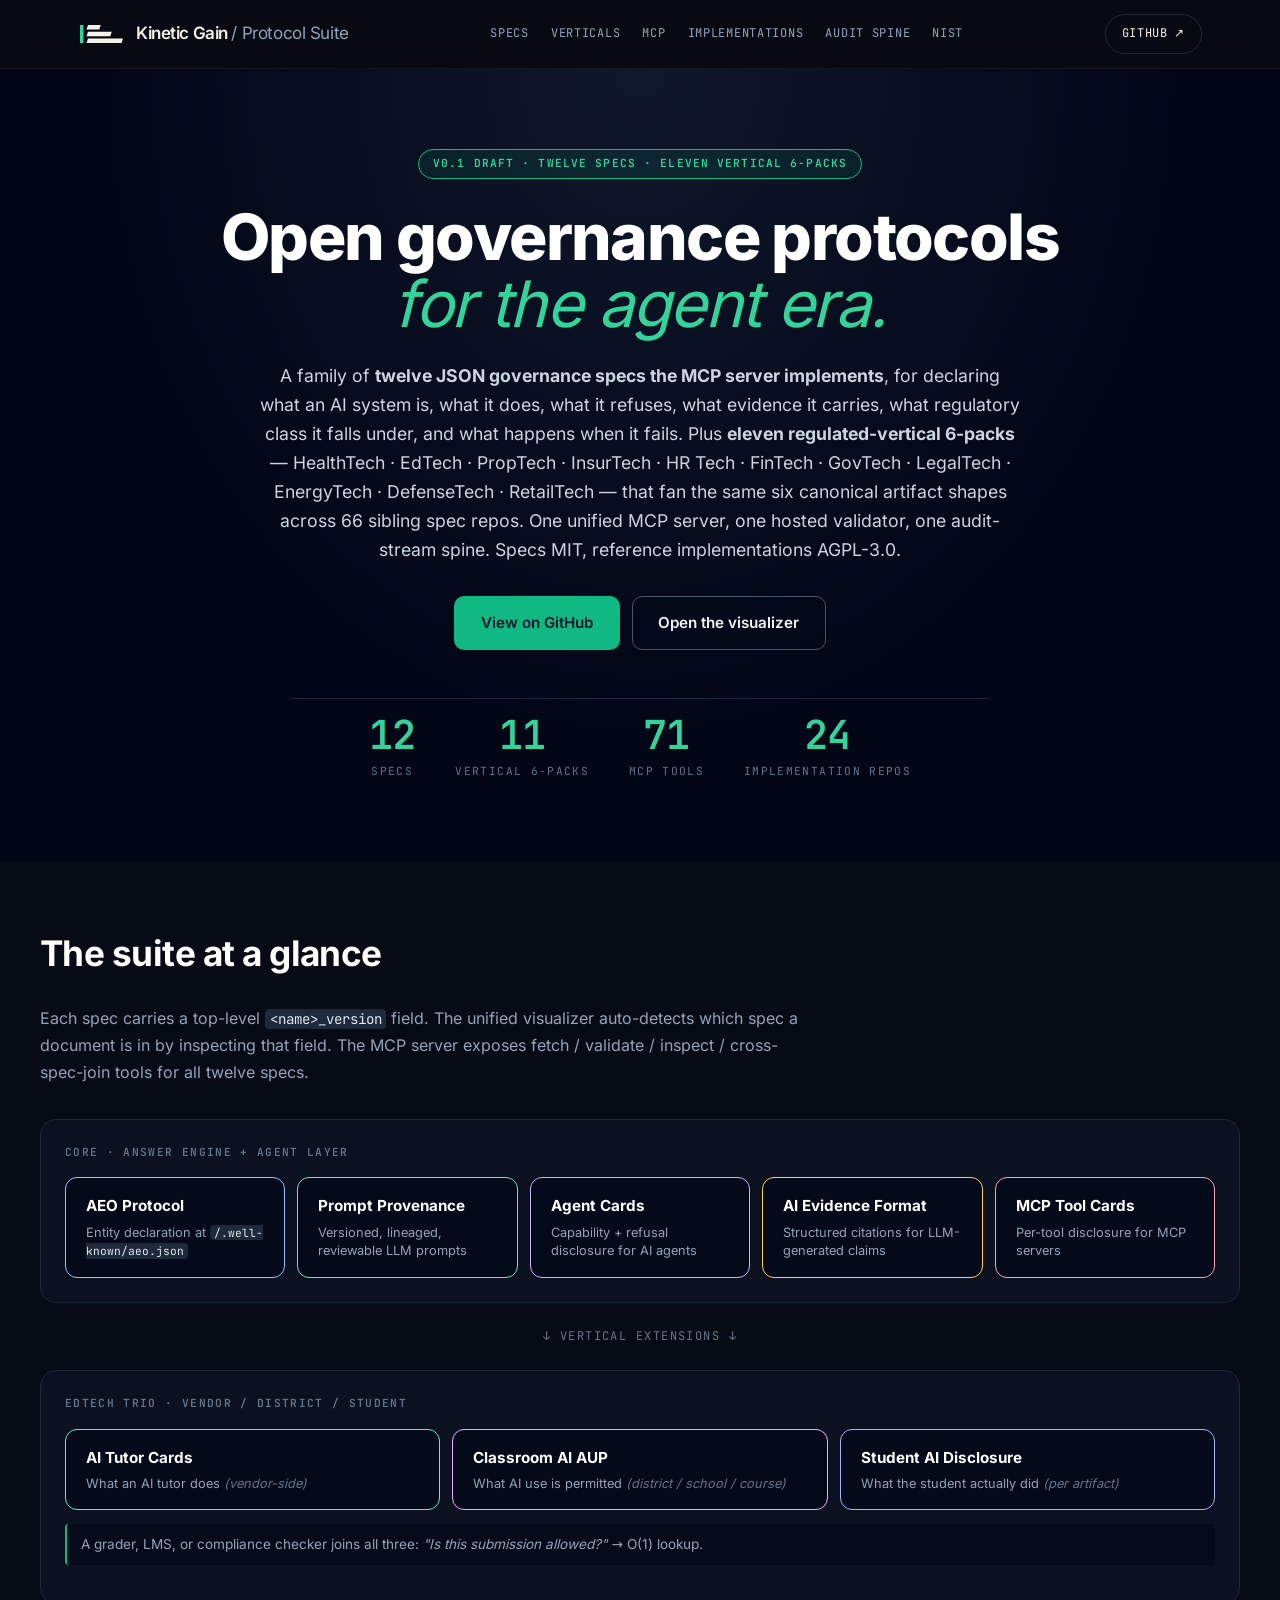
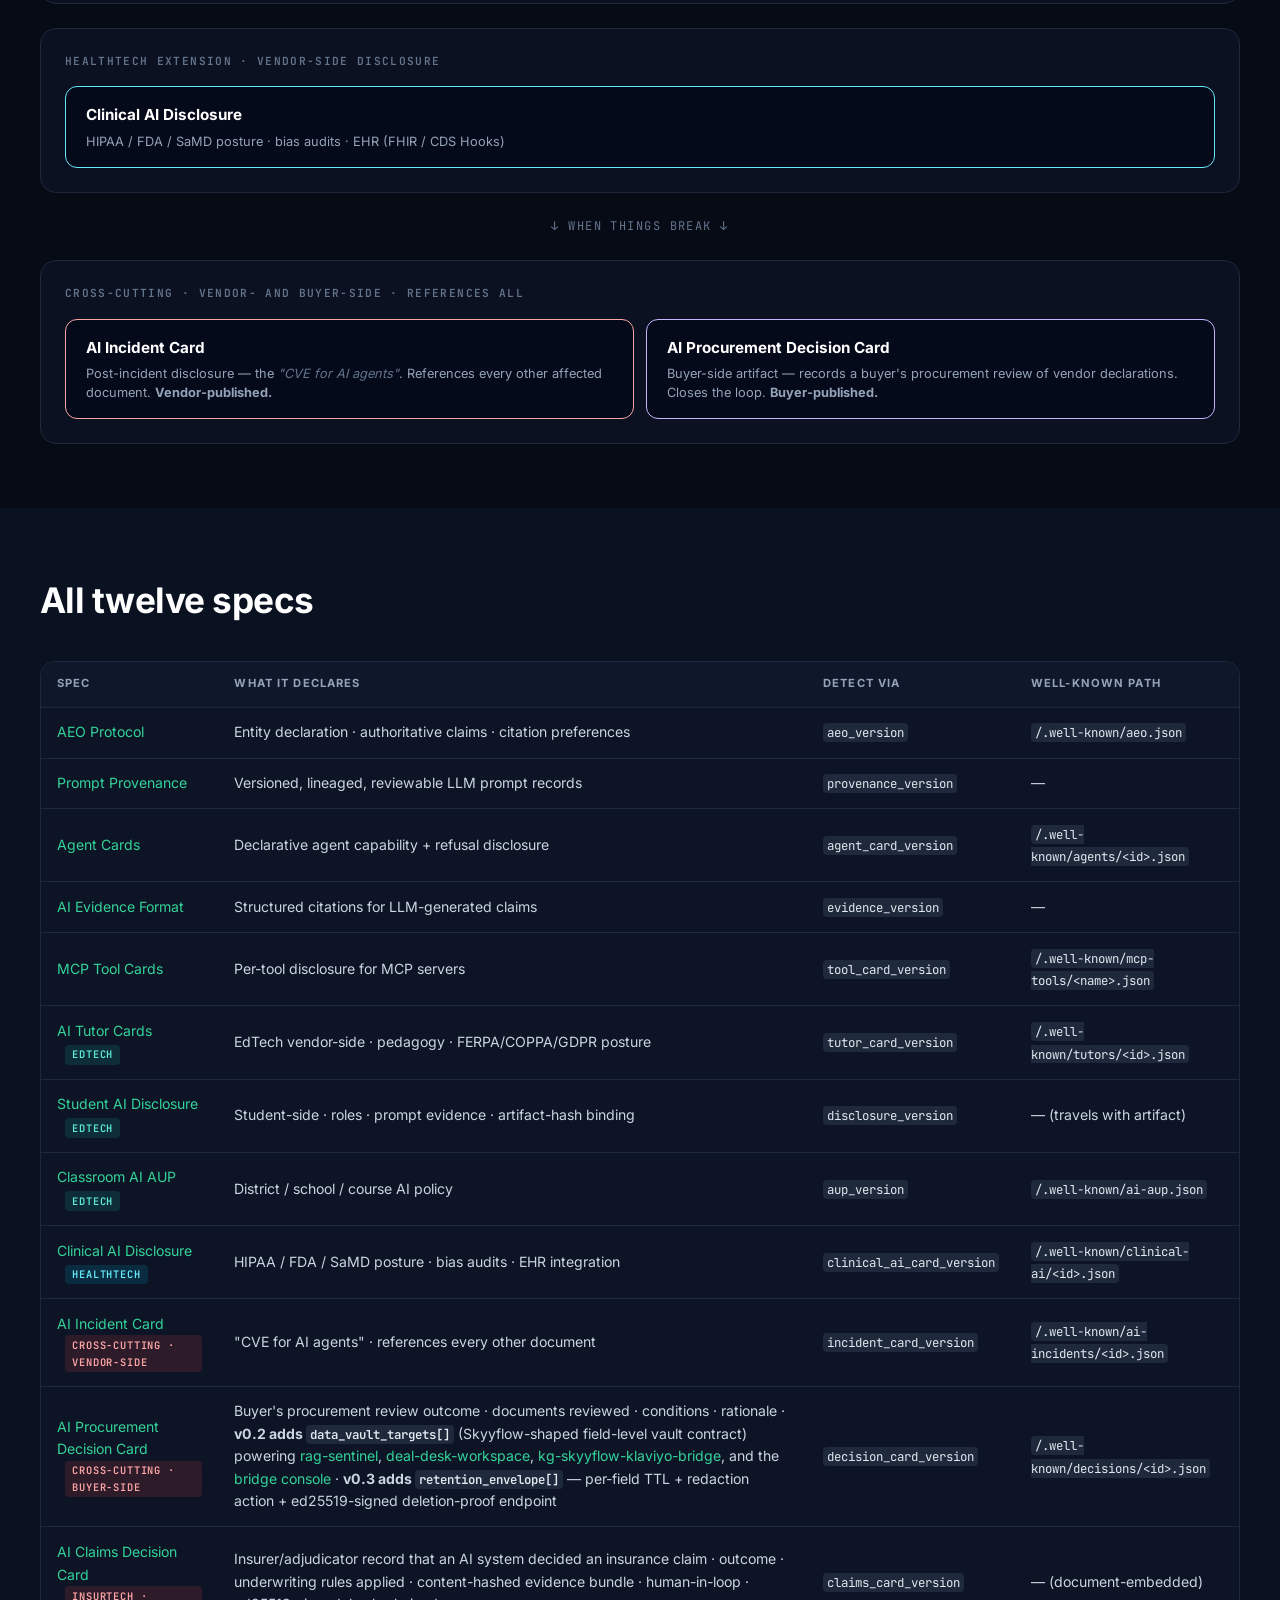
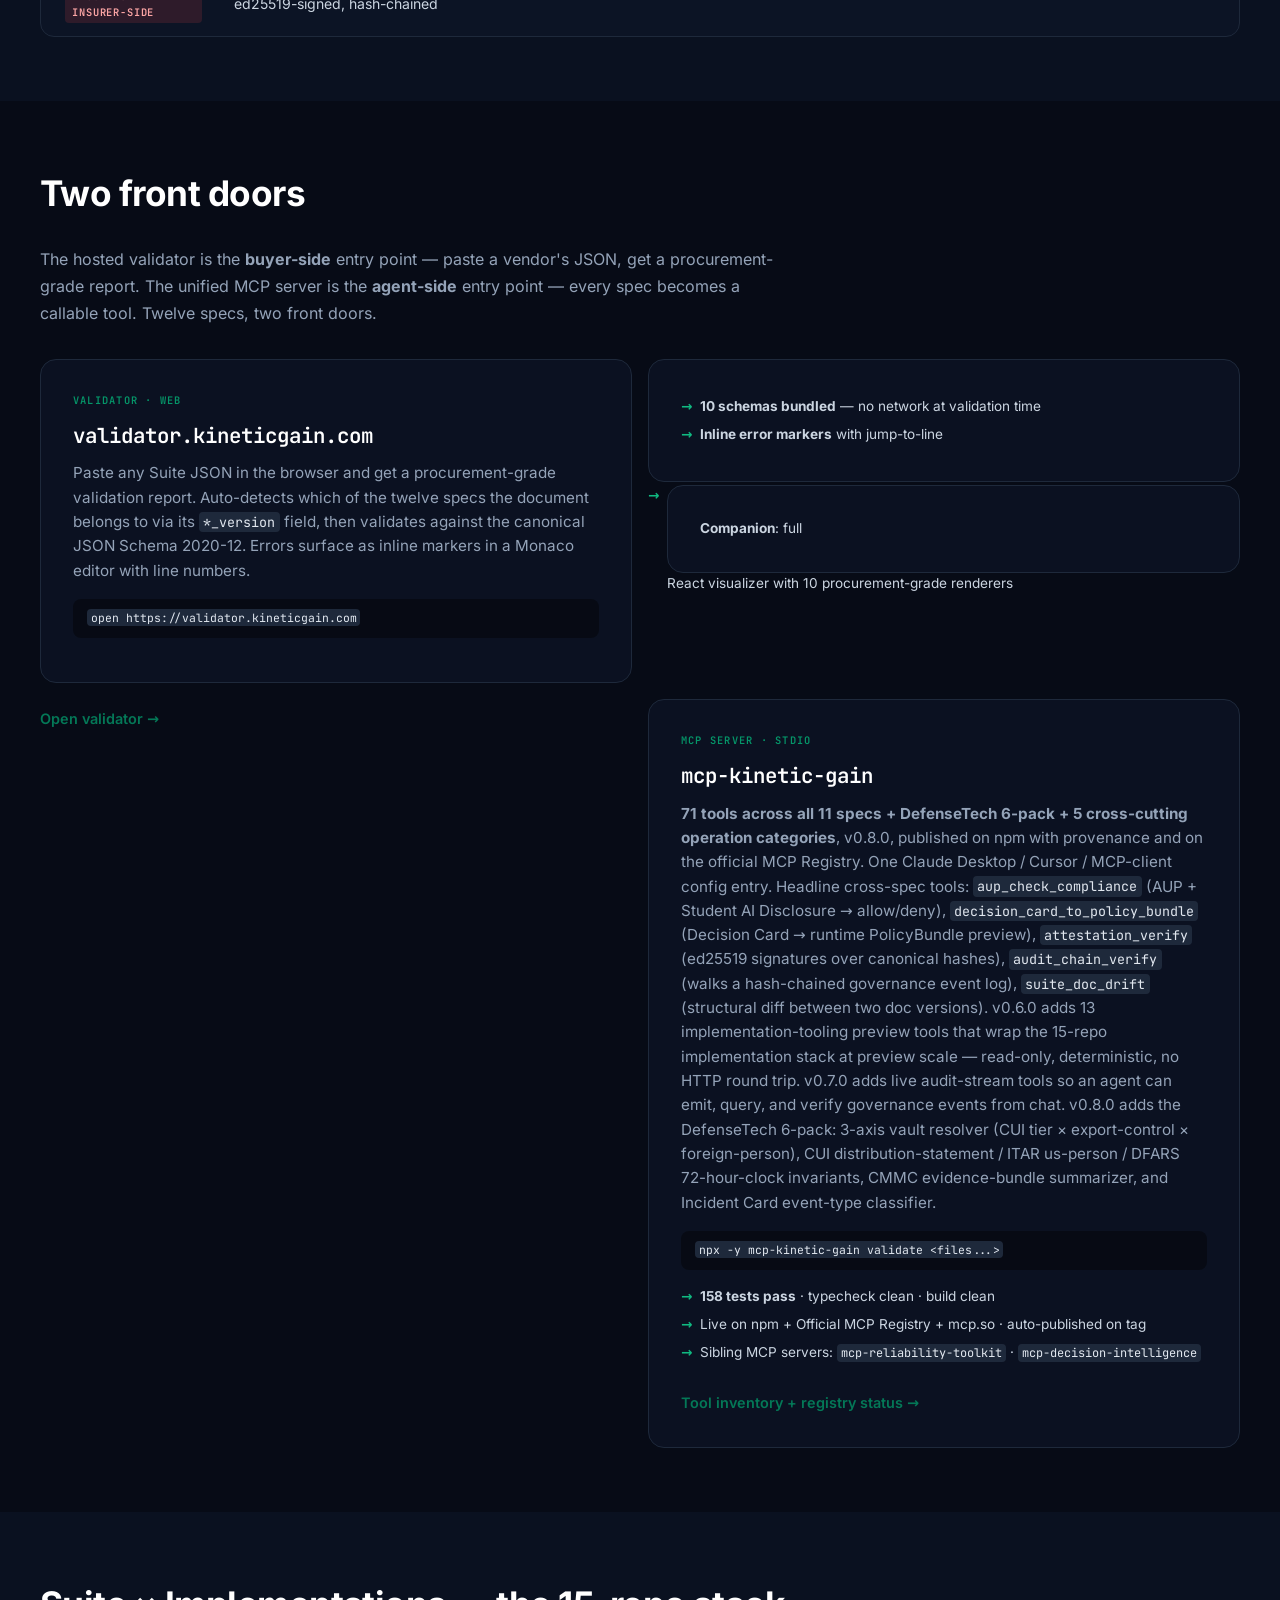
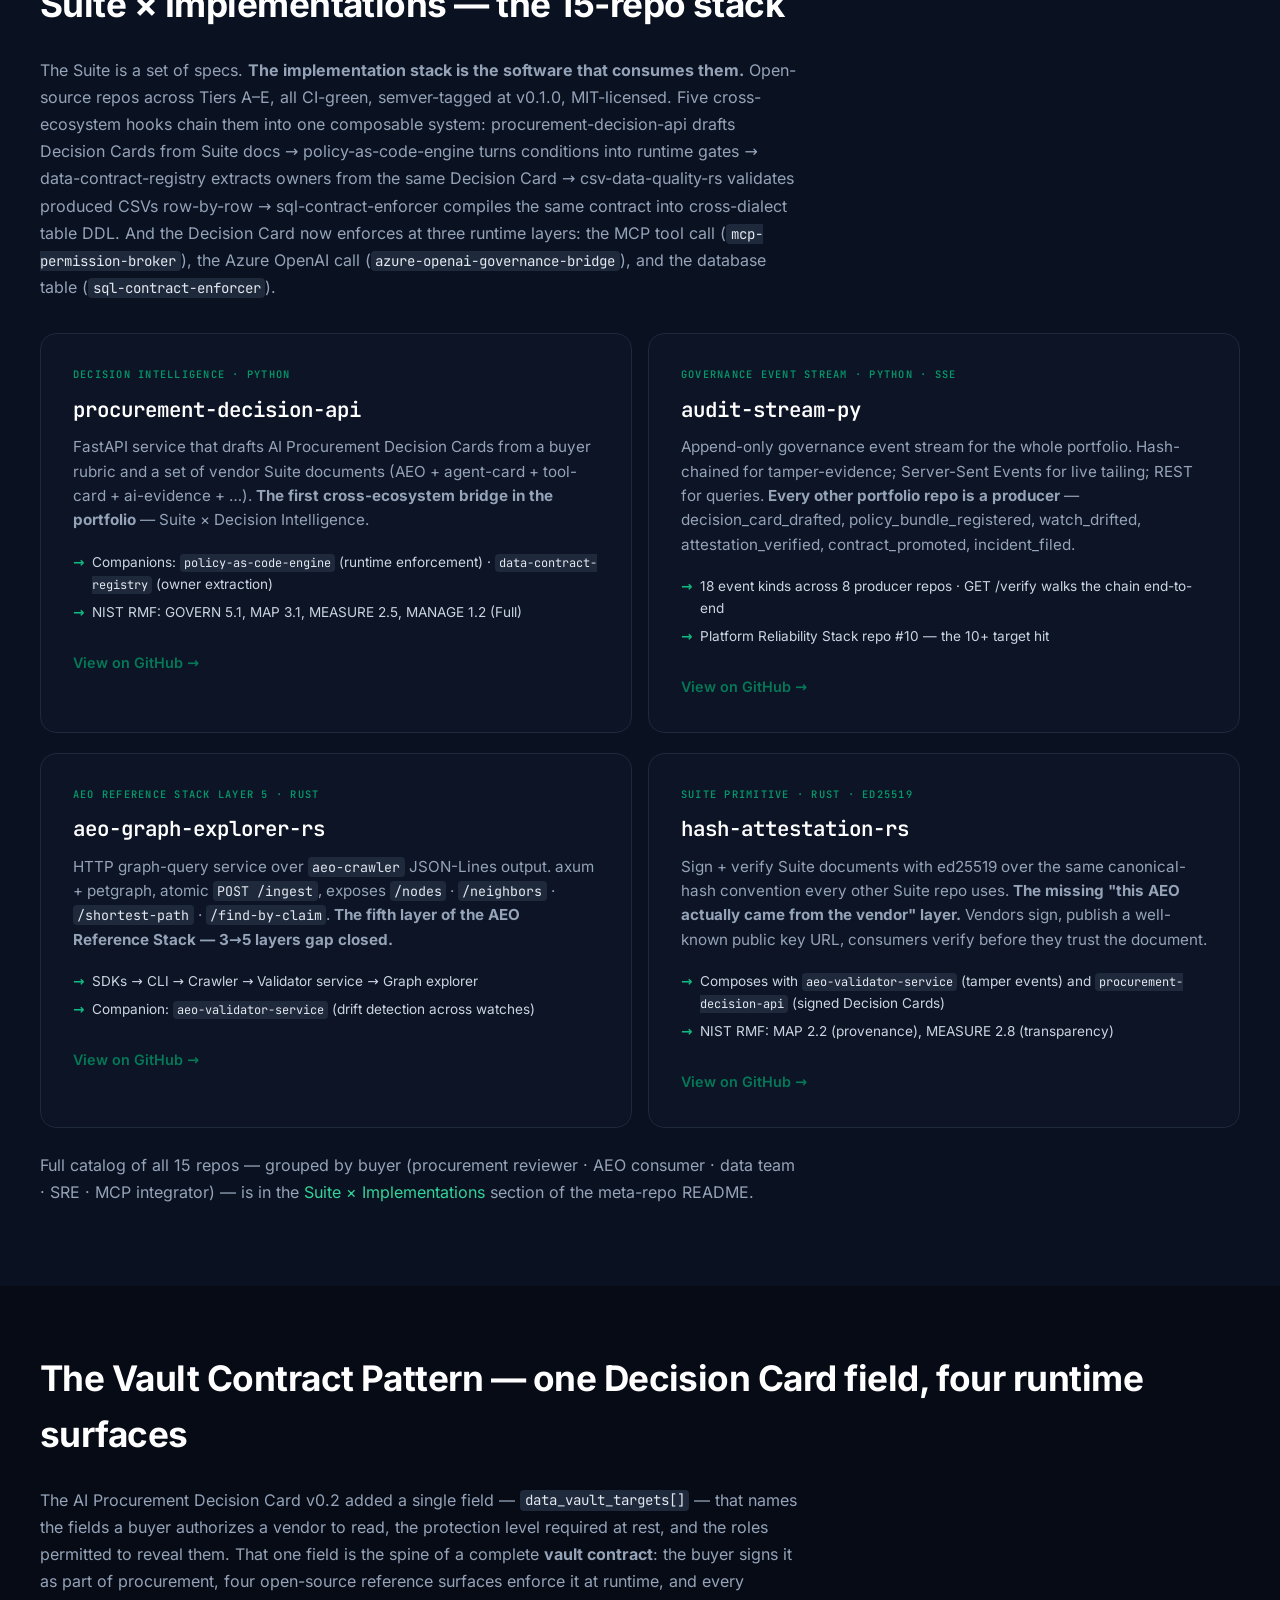
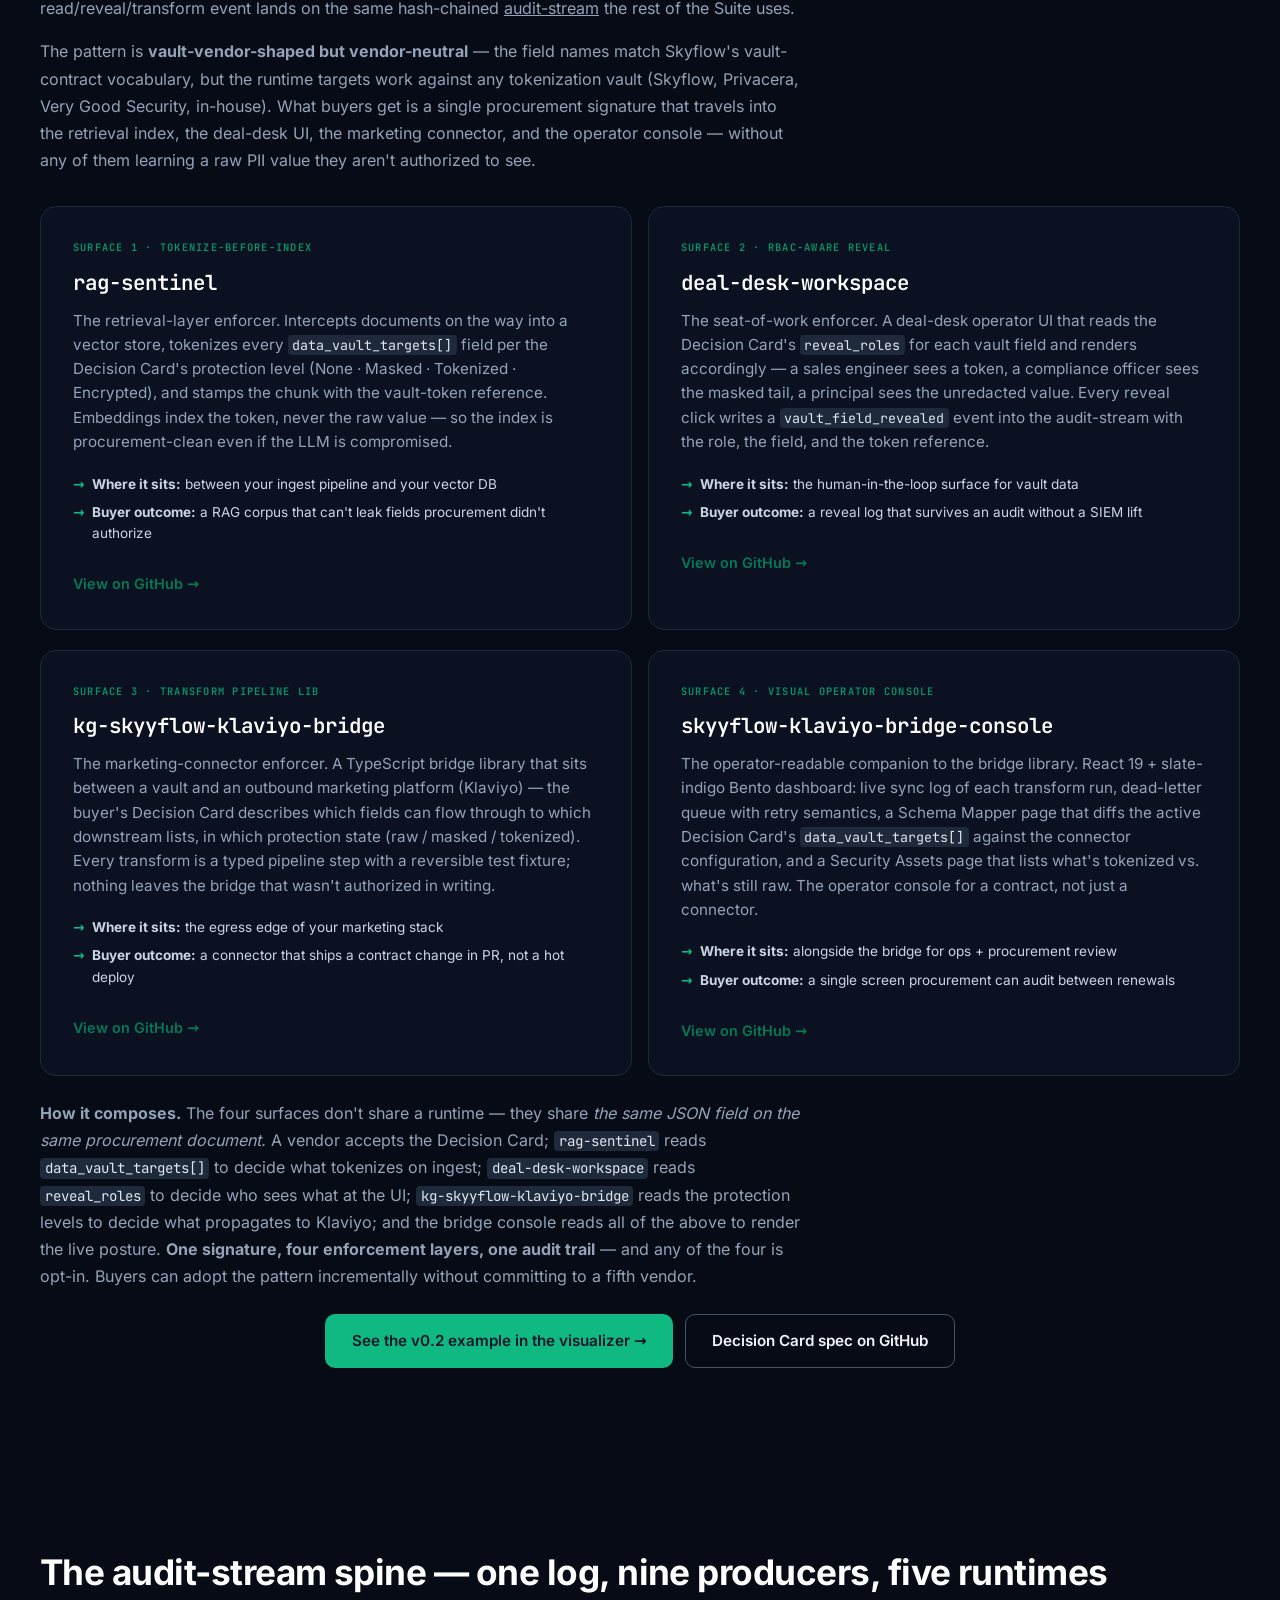
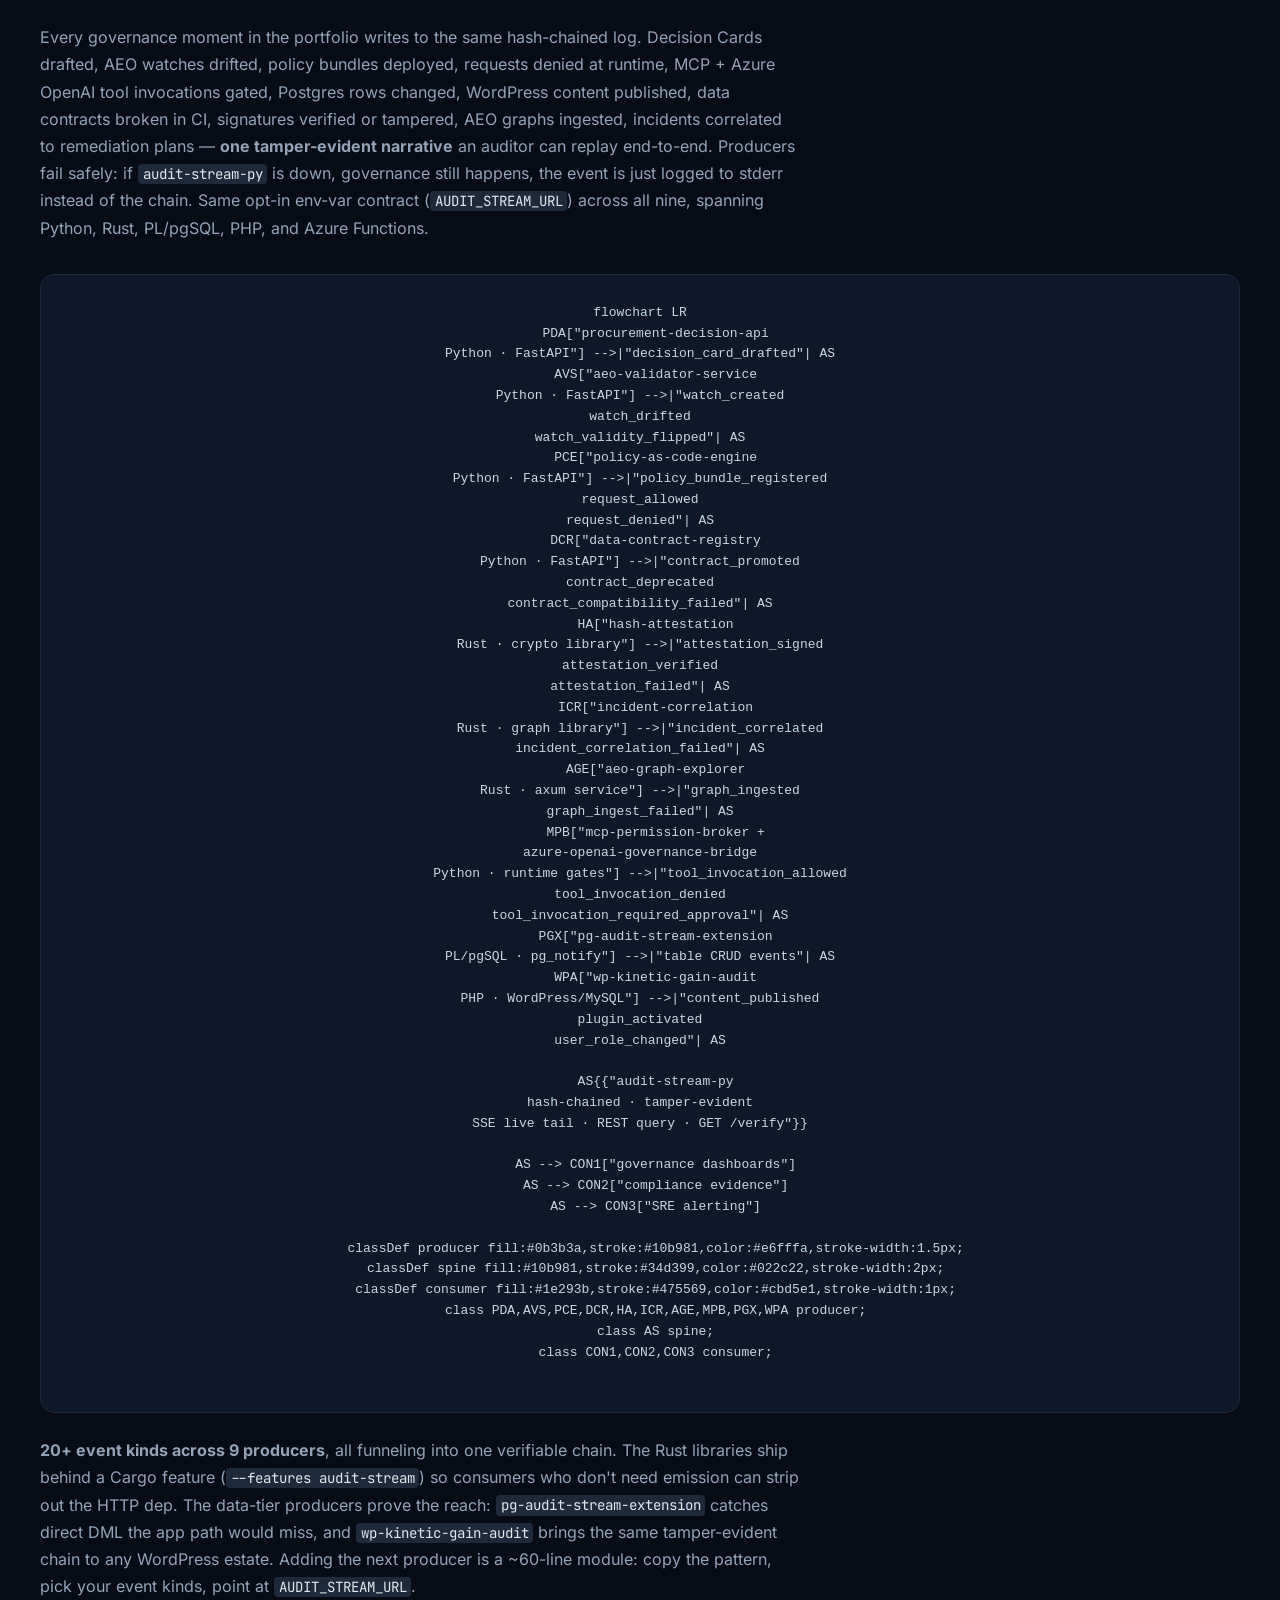
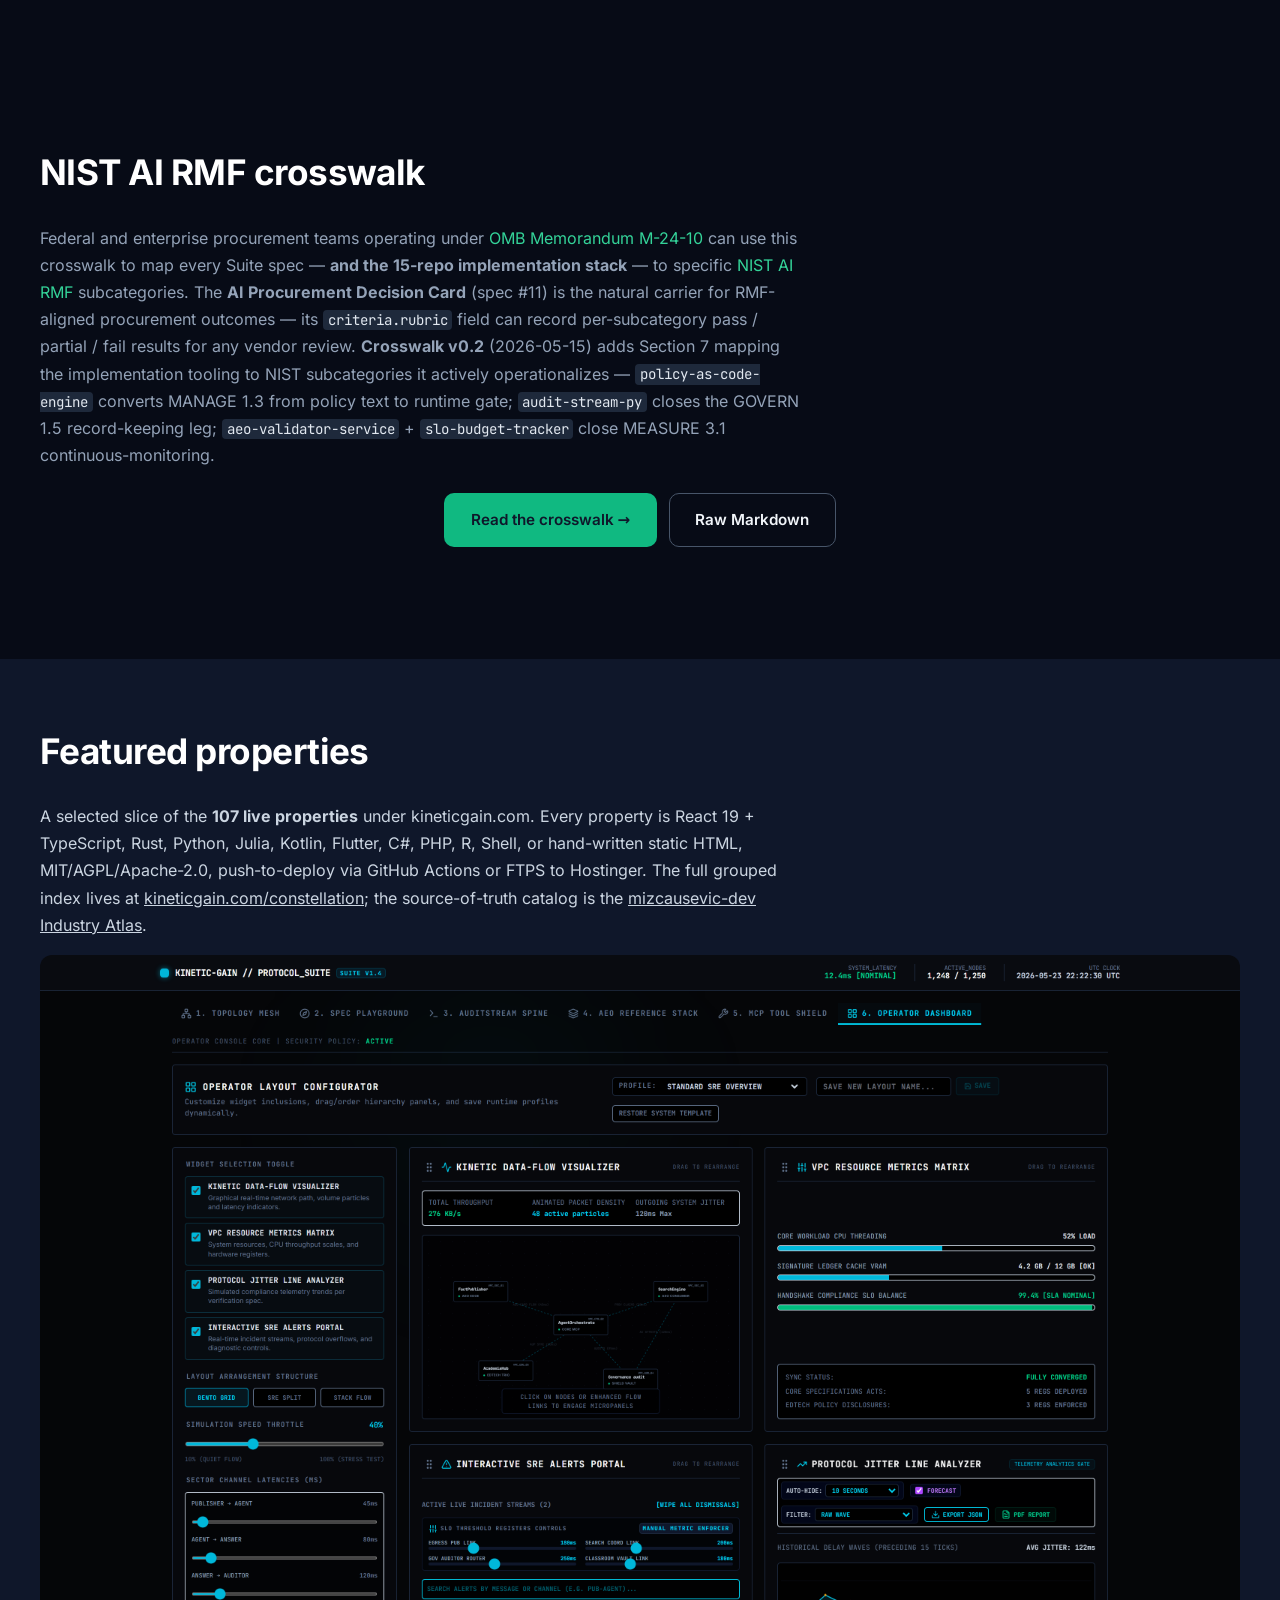
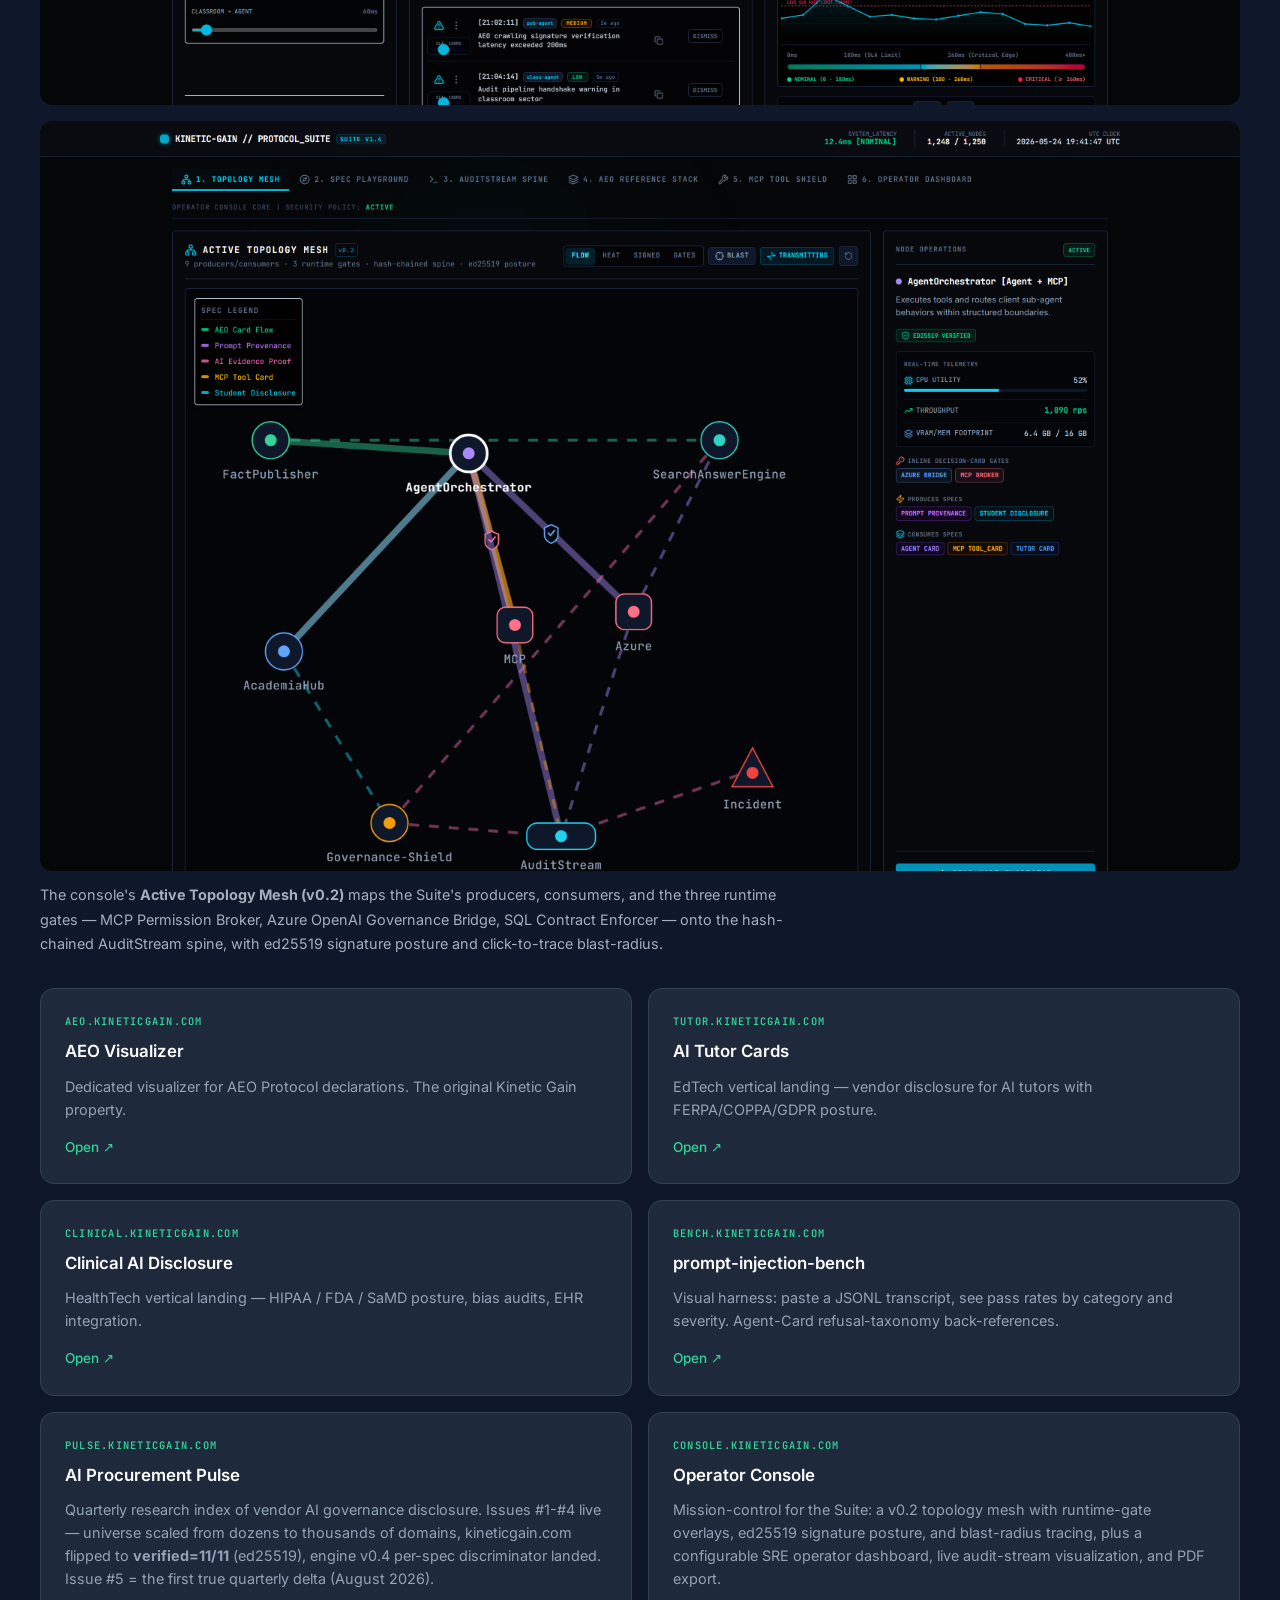
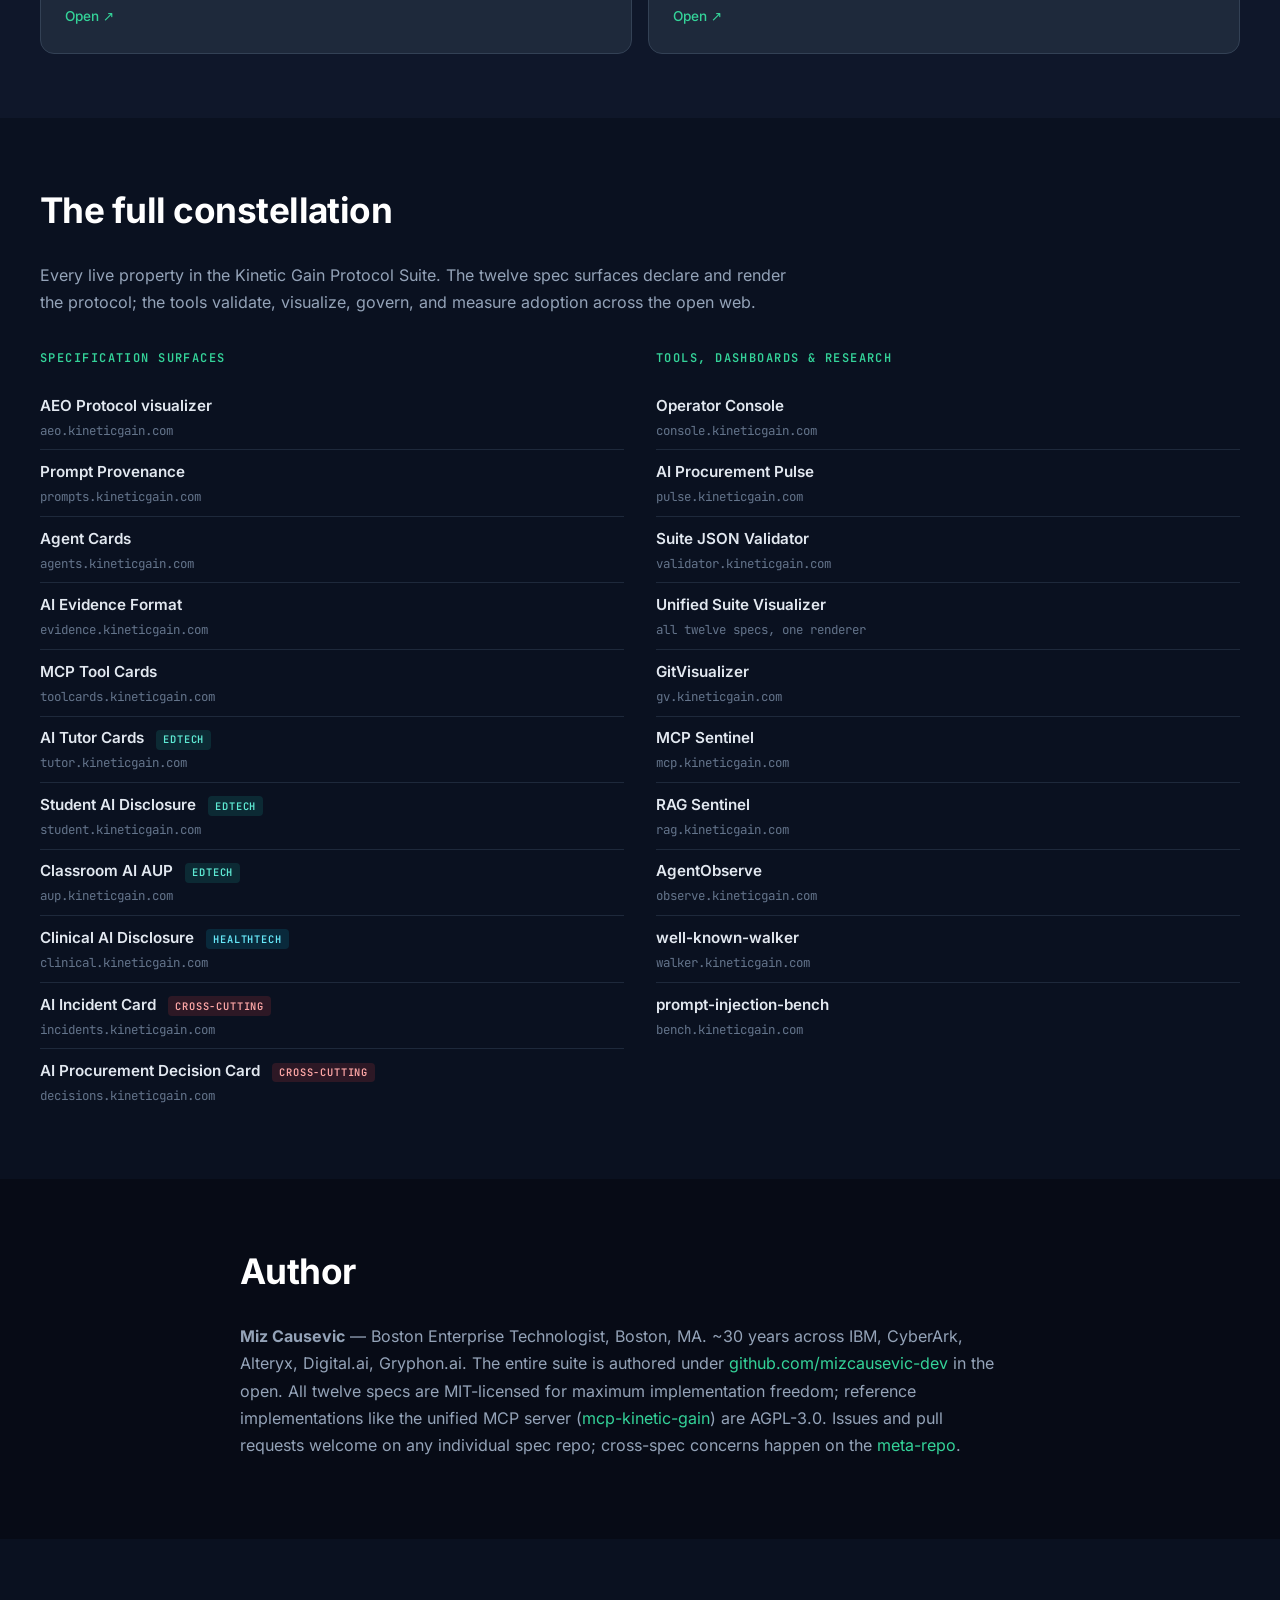
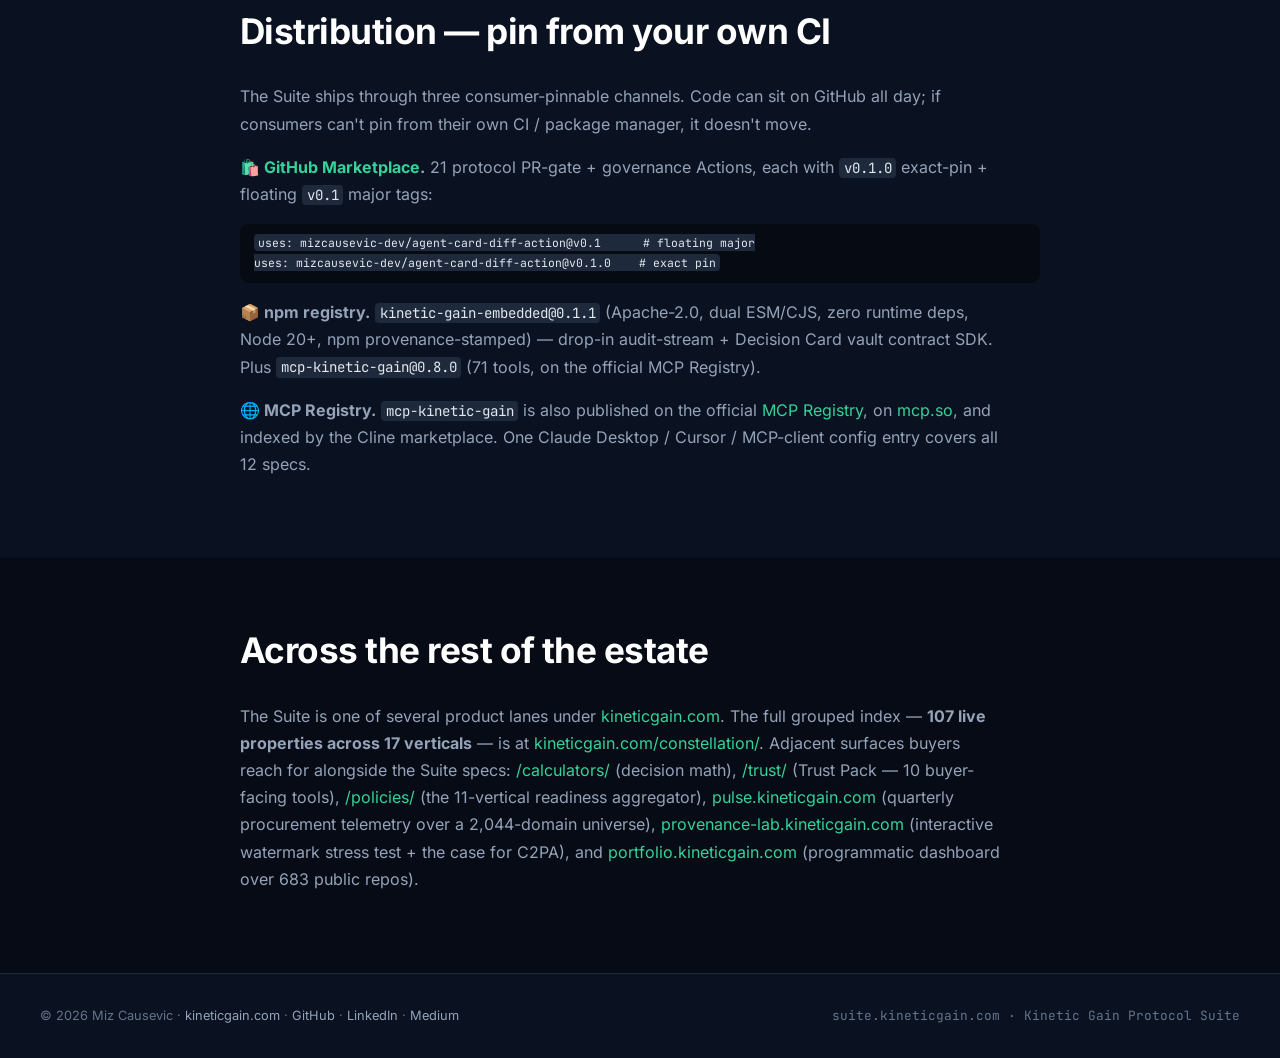
<file: index.html>
<!doctype html>
<html lang="en">
<head>
  <meta charset="utf-8" />
  <meta name="viewport" content="width=device-width, initial-scale=1" />
  <title>Kinetic Gain Protocol Suite — 17 open AI-governance specifications for the answer-engine and agent era</title>
  <meta name="description" content="17 open AI-governance specifications for the answer-engine and agent era — agent cards, evidence bundles, tool cards, classroom AUPs, clinical-AI and procurement disclosure, attestation, and more. Plus eleven regulated-vertical 6-packs (HealthTech, EdTech, PropTech, InsurTech, HR Tech, FinTech, GovTech, LegalTech, EnergyTech, DefenseTech, RetailTech) — 66 sibling spec repos. One unified MCP server (mcp-kinetic-gain v0.9.0, 75 tools, on npm), one hosted validator, one audit-stream spine. Specs MIT, reference implementations AGPL-3.0." />
  <meta name="theme-color" content="#10b981" />
  <link rel="canonical" href="https://suite.kineticgain.com/" />

  <!-- Security headers — canonical source is .htaccess; these <meta> tags are -->
  <!-- fallbacks so file:// and offline-mirror previews carry the same posture. -->
  <!-- HSTS, X-Frame, X-Content-Type-Options, Permissions-Policy, COOP, CORP    -->
  <!-- CANNOT be set via <meta> — they MUST be response headers in .htaccess.   -->
  <meta http-equiv="Content-Security-Policy" content="default-src 'self'; script-src 'self'; style-src 'self' 'unsafe-inline'; font-src 'self' data:; img-src 'self' data: https:; connect-src 'self'; frame-ancestors 'none'; base-uri 'self'; form-action 'self'; object-src 'none'; upgrade-insecure-requests" />
  <meta name="referrer" content="strict-origin-when-cross-origin" />

  <meta property="og:type" content="website" />
  <meta property="og:title" content="Kinetic Gain Protocol Suite — 17 open AI-governance specifications" />
  <meta property="og:description" content="Open governance protocols for the answer-engine and agent era. 17 open specifications · eleven regulated-vertical 6-packs (66 sibling spec repos) · shared audit-stream spine · one unified MCP server (75 tools) · one hosted validator." />
  <meta property="og:url" content="https://suite.kineticgain.com/" />

  <link rel="stylesheet" href="/assets/fonts.css" />

  <link rel="stylesheet" href="style.css?v=20260602c" />

  <!-- Site icons (matches apex Kinetic Gain mark — onyx square + cream bars
       + bluegray-bright anchor — so suite hub renders the same brand mark
       in tabs, bookmarks, PWA installs, and iOS Add-to-Home-Screen). -->
  <link rel="icon" type="image/svg+xml" href="/favicon.svg" />
  <link rel="icon" type="image/png" sizes="32x32" href="/favicon-32.png" />
  <link rel="icon" type="image/png" sizes="192x192" href="/icon-192.png" />
  <link rel="icon" type="image/png" sizes="512x512" href="/icon-512.png" />
  <link rel="apple-touch-icon" sizes="180x180" href="/apple-touch-icon.png" />
</head>
<body>
  <header class="site-header">
    <div class="site-header-inner">
      <a href="/" class="kg-logo" aria-label="Kinetic Gain Protocol Suite home">
        <svg class="kg-mark" viewBox="-8 -8 188 88" xmlns="http://www.w3.org/2000/svg" role="img" aria-label="Kinetic Gain mark">
          <rect class="kg-anchor" x="0" y="0" width="14" height="72"/>
          <polygon class="kg-bar" points="32,0 83,0 77,18 26,18"/>
          <polygon class="kg-bar" points="32,27 127,27 121,45 26,45"/>
          <polygon class="kg-bar" points="32,54 172,54 166,72 26,72"/>
        </svg>
        <span class="kg-word">Kinetic Gain <span class="kg-word-dim">/ Protocol Suite</span></span>
      </a>
      <nav class="site-nav-links" aria-label="Primary">
        <a href="#specs">Specs</a>
        <a href="/verticals/">Verticals</a>
        <a href="/mcp/">MCP</a>
        <a href="#implementations">Implementations</a>
        <a href="#audit-stream">Audit spine</a>
        <a href="#nist">NIST</a>
      </nav>
      <a class="btn-start" href="https://github.com/mizcausevic-dev/kinetic-gain-protocol-suite" target="_blank" rel="noreferrer">GitHub <span class="ar">↗</span></a>
    </div>
  </header>

  <main>
    <section class="hero">
      <div class="hero-inner">
        <span class="pill">v0.1 draft · twelve specs · eleven vertical 6-packs</span>
        <h1>Open governance protocols<br /><em>for the agent era.</em></h1>
        <p class="lede">
          A family of <strong>twelve JSON governance specs the MCP server implements</strong>, for declaring what an AI system is,
          what it does, what it refuses, what evidence it carries, what regulatory class it falls under,
          and what happens when it fails. Plus <strong>eleven regulated-vertical 6-packs</strong> —
          HealthTech · EdTech · PropTech · InsurTech · HR&nbsp;Tech · FinTech · GovTech · LegalTech ·
          EnergyTech · DefenseTech · RetailTech — that fan the same six canonical artifact shapes across
          66 sibling spec repos. One unified MCP server, one hosted validator, one audit-stream spine.
          Specs MIT, reference implementations AGPL-3.0.
        </p>
        <div class="hero-cta">
          <a class="btn btn-primary" href="https://github.com/mizcausevic-dev/kinetic-gain-protocol-suite" target="_blank" rel="noreferrer">View on GitHub</a>
          <a class="btn btn-secondary" href="https://mizcausevic-dev.github.io/kinetic-gain-visualizer/" target="_blank" rel="noreferrer">Open the visualizer</a>
        </div>
        <div class="stats">
          <div class="stat"><span class="stat-num">12</span><span class="stat-label">Specs</span></div>
          <div class="stat"><span class="stat-num">11</span><span class="stat-label">Vertical 6-packs</span></div>
          <div class="stat"><span class="stat-num">71</span><span class="stat-label">MCP tools</span></div>
          <div class="stat"><span class="stat-num">24</span><span class="stat-label">Implementation repos</span></div>
        </div>
      </div>
    </section>

    <section id="map" class="block">
      <div class="block-inner">
        <h2>The suite at a glance</h2>
        <p class="prose">
          Each spec carries a top-level <code>&lt;name&gt;_version</code> field. The unified visualizer
          auto-detects which spec a document is in by inspecting that field. The MCP server exposes
          fetch / validate / inspect / cross-spec-join tools for all twelve specs.
        </p>

        <div class="layers">
          <div class="layer">
            <div class="layer-label">Core · Answer engine + agent layer</div>
            <div class="layer-cards">
              <a class="layer-card layer-card--blue" href="https://github.com/mizcausevic-dev/aeo-protocol-spec" target="_blank" rel="noreferrer">
                <h4>AEO Protocol</h4>
                <p>Entity declaration at <code>/.well-known/aeo.json</code></p>
              </a>
              <a class="layer-card layer-card--emerald" href="https://github.com/mizcausevic-dev/prompt-provenance-spec" target="_blank" rel="noreferrer">
                <h4>Prompt Provenance</h4>
                <p>Versioned, lineaged, reviewable LLM prompts</p>
              </a>
              <a class="layer-card layer-card--violet" href="https://github.com/mizcausevic-dev/agent-cards-spec" target="_blank" rel="noreferrer">
                <h4>Agent Cards</h4>
                <p>Capability + refusal disclosure for AI agents</p>
              </a>
              <a class="layer-card layer-card--amber" href="https://github.com/mizcausevic-dev/ai-evidence-format-spec" target="_blank" rel="noreferrer">
                <h4>AI Evidence Format</h4>
                <p>Structured citations for LLM-generated claims</p>
              </a>
              <a class="layer-card layer-card--rose" href="https://github.com/mizcausevic-dev/mcp-tool-card-spec" target="_blank" rel="noreferrer">
                <h4>MCP Tool Cards</h4>
                <p>Per-tool disclosure for MCP servers</p>
              </a>
            </div>
          </div>

          <div class="layer-arrow">↓ vertical extensions ↓</div>

          <div class="layer">
            <div class="layer-label">EdTech trio · vendor / district / student</div>
            <div class="layer-cards">
              <a class="layer-card layer-card--teal" href="https://github.com/mizcausevic-dev/ai-tutor-card-spec" target="_blank" rel="noreferrer">
                <h4>AI Tutor Cards</h4>
                <p>What an AI tutor does <em>(vendor-side)</em></p>
              </a>
              <a class="layer-card layer-card--fuchsia" href="https://github.com/mizcausevic-dev/classroom-ai-aup-spec" target="_blank" rel="noreferrer">
                <h4>Classroom AI AUP</h4>
                <p>What AI use is permitted <em>(district / school / course)</em></p>
              </a>
              <a class="layer-card layer-card--indigo" href="https://github.com/mizcausevic-dev/student-ai-disclosure-spec" target="_blank" rel="noreferrer">
                <h4>Student AI Disclosure</h4>
                <p>What the student actually did <em>(per artifact)</em></p>
              </a>
            </div>
            <p class="layer-note">A grader, LMS, or compliance checker joins all three: <em>"Is this submission allowed?"</em> → O(1) lookup.</p>
          </div>

          <div class="layer">
            <div class="layer-label">HealthTech extension · vendor-side disclosure</div>
            <div class="layer-cards">
              <a class="layer-card layer-card--cyan" href="https://github.com/mizcausevic-dev/clinical-ai-disclosure-spec" target="_blank" rel="noreferrer">
                <h4>Clinical AI Disclosure</h4>
                <p>HIPAA / FDA / SaMD posture · bias audits · EHR (FHIR / CDS Hooks)</p>
              </a>
            </div>
          </div>

          <div class="layer-arrow">↓ when things break ↓</div>

          <div class="layer">
            <div class="layer-label">Cross-cutting · vendor- and buyer-side · references all</div>
            <div class="layer-cards">
              <a class="layer-card layer-card--red" href="https://github.com/mizcausevic-dev/ai-incident-card-spec" target="_blank" rel="noreferrer">
                <h4>AI Incident Card</h4>
                <p>Post-incident disclosure — the <em>"CVE for AI agents"</em>. References every other affected document. <strong>Vendor-published.</strong></p>
              </a>
              <a class="layer-card layer-card--violet" href="https://github.com/mizcausevic-dev/ai-procurement-decision-spec" target="_blank" rel="noreferrer">
                <h4>AI Procurement Decision Card</h4>
                <p>Buyer-side artifact — records a buyer's procurement review of vendor declarations. Closes the loop. <strong>Buyer-published.</strong></p>
              </a>
            </div>
          </div>
        </div>
      </div>
    </section>

    <section id="specs" class="block block-tinted">
      <div class="block-inner">
        <h2>All twelve specs</h2>
        <div class="spec-table">
          <table>
            <thead>
              <tr>
                <th>Spec</th>
                <th>What it declares</th>
                <th>Detect via</th>
                <th>Well-known path</th>
              </tr>
            </thead>
            <tbody>
              <tr>
                <td><a href="https://github.com/mizcausevic-dev/aeo-protocol-spec">AEO Protocol</a></td>
                <td>Entity declaration · authoritative claims · citation preferences</td>
                <td><code>aeo_version</code></td>
                <td><code>/.well-known/aeo.json</code></td>
              </tr>
              <tr>
                <td><a href="https://github.com/mizcausevic-dev/prompt-provenance-spec">Prompt Provenance</a></td>
                <td>Versioned, lineaged, reviewable LLM prompt records</td>
                <td><code>provenance_version</code></td>
                <td>—</td>
              </tr>
              <tr>
                <td><a href="https://github.com/mizcausevic-dev/agent-cards-spec">Agent Cards</a></td>
                <td>Declarative agent capability + refusal disclosure</td>
                <td><code>agent_card_version</code></td>
                <td><code>/.well-known/agents/&lt;id&gt;.json</code></td>
              </tr>
              <tr>
                <td><a href="https://github.com/mizcausevic-dev/ai-evidence-format-spec">AI Evidence Format</a></td>
                <td>Structured citations for LLM-generated claims</td>
                <td><code>evidence_version</code></td>
                <td>—</td>
              </tr>
              <tr>
                <td><a href="https://github.com/mizcausevic-dev/mcp-tool-card-spec">MCP Tool Cards</a></td>
                <td>Per-tool disclosure for MCP servers</td>
                <td><code>tool_card_version</code></td>
                <td><code>/.well-known/mcp-tools/&lt;name&gt;.json</code></td>
              </tr>
              <tr>
                <td><a href="https://github.com/mizcausevic-dev/ai-tutor-card-spec">AI Tutor Cards</a> <span class="tag tag-edu">EdTech</span></td>
                <td>EdTech vendor-side · pedagogy · FERPA/COPPA/GDPR posture</td>
                <td><code>tutor_card_version</code></td>
                <td><code>/.well-known/tutors/&lt;id&gt;.json</code></td>
              </tr>
              <tr>
                <td><a href="https://github.com/mizcausevic-dev/student-ai-disclosure-spec">Student AI Disclosure</a> <span class="tag tag-edu">EdTech</span></td>
                <td>Student-side · roles · prompt evidence · artifact-hash binding</td>
                <td><code>disclosure_version</code></td>
                <td>— (travels with artifact)</td>
              </tr>
              <tr>
                <td><a href="https://github.com/mizcausevic-dev/classroom-ai-aup-spec">Classroom AI AUP</a> <span class="tag tag-edu">EdTech</span></td>
                <td>District / school / course AI policy</td>
                <td><code>aup_version</code></td>
                <td><code>/.well-known/ai-aup.json</code></td>
              </tr>
              <tr>
                <td><a href="https://github.com/mizcausevic-dev/clinical-ai-disclosure-spec">Clinical AI Disclosure</a> <span class="tag tag-health">HealthTech</span></td>
                <td>HIPAA / FDA / SaMD posture · bias audits · EHR integration</td>
                <td><code>clinical_ai_card_version</code></td>
                <td><code>/.well-known/clinical-ai/&lt;id&gt;.json</code></td>
              </tr>
              <tr>
                <td><a href="https://github.com/mizcausevic-dev/ai-incident-card-spec">AI Incident Card</a> <span class="tag tag-x">cross-cutting · vendor-side</span></td>
                <td>"CVE for AI agents" · references every other document</td>
                <td><code>incident_card_version</code></td>
                <td><code>/.well-known/ai-incidents/&lt;id&gt;.json</code></td>
              </tr>
              <tr>
                <td><a href="https://github.com/mizcausevic-dev/ai-procurement-decision-spec">AI Procurement Decision Card</a> <span class="tag tag-x">cross-cutting · buyer-side</span></td>
                <td>Buyer's procurement review outcome · documents reviewed · conditions · rationale · <strong>v0.2 adds <code>data_vault_targets[]</code></strong> (Skyyflow-shaped field-level vault contract) powering <a href="https://github.com/mizcausevic-dev/rag-sentinel">rag-sentinel</a>, <a href="https://github.com/mizcausevic-dev/deal-desk-workspace">deal-desk-workspace</a>, <a href="https://github.com/mizcausevic-dev/kg-skyyflow-klaviyo-bridge">kg-skyyflow-klaviyo-bridge</a>, and the <a href="https://github.com/mizcausevic-dev/skyyflow-klaviyo-bridge-console">bridge console</a> · <strong>v0.3 adds <code>retention_envelope[]</code></strong> — per-field TTL + redaction action + ed25519-signed deletion-proof endpoint</td>
                <td><code>decision_card_version</code></td>
                <td><code>/.well-known/decisions/&lt;id&gt;.json</code></td>
              </tr>
              <tr>
                <td><a href="https://github.com/mizcausevic-dev/ai-claims-decision-card-spec">AI Claims Decision Card</a> <span class="tag tag-x">InsurTech · insurer-side</span></td>
                <td>Insurer/adjudicator record that an AI system decided an insurance claim · outcome · underwriting rules applied · content-hashed evidence bundle · human-in-loop · ed25519-signed, hash-chained</td>
                <td><code>claims_card_version</code></td>
                <td>— (document-embedded)</td>
              </tr>
            </tbody>
          </table>
        </div>
      </div>
    </section>

    <section id="tooling" class="block">
      <div class="block-inner">
        <h2>Two front doors</h2>
        <p class="prose">
          The hosted validator is the <strong>buyer-side</strong> entry point — paste a vendor's JSON, get a procurement-grade report. The unified MCP server is the <strong>agent-side</strong> entry point — every spec becomes a callable tool. Twelve specs, two front doors.
        </p>
        <div class="grid grid-2">
          <a class="card-feature card-feature--blue" href="https://validator.kineticgain.com/" target="_blank" rel="noreferrer">
            <div class="card-feature-eyebrow">VALIDATOR · web</div>
            <h3>validator.kineticgain.com</h3>
            <p>Paste any Suite JSON in the browser and get a procurement-grade validation report. Auto-detects which of the twelve specs the document belongs to via its <code>*_version</code> field, then validates against the canonical JSON Schema 2020-12. Errors surface as inline markers in a Monaco editor with line numbers.</p>
            <pre style="background: rgba(0,0,0,.4); padding: 10px 14px; border-radius: 8px; margin: 12px 0; overflow-x: auto; font-size: 13px; line-height: 1.5;"><code>open https://validator.kineticgain.com</code></pre>
            <ul class="card-feature-list">
              <li><strong>10 schemas bundled</strong> — no network at validation time</li>
              <li><strong>Inline error markers</strong> with jump-to-line</li>
              <li><strong>Companion</strong>: full <a href="https://github.com/mizcausevic-dev/kinetic-gain-visualizer" style="color:inherit;">React visualizer</a> with 10 procurement-grade renderers</li>
            </ul>
            <span class="card-feature-link">Open validator →</span>
          </a>
          <a class="card-feature card-feature--emerald" href="/mcp/">
            <div class="card-feature-eyebrow">MCP SERVER · stdio</div>
            <h3>mcp-kinetic-gain</h3>
            <p><strong>71 tools across all 11 specs + DefenseTech 6-pack + 5 cross-cutting operation categories</strong>, v0.8.0, published on npm with provenance and on the official MCP Registry. One Claude Desktop / Cursor / MCP-client config entry. Headline cross-spec tools: <code>aup_check_compliance</code> (AUP + Student AI Disclosure → allow/deny), <code>decision_card_to_policy_bundle</code> (Decision Card → runtime PolicyBundle preview), <code>attestation_verify</code> (ed25519 signatures over canonical hashes), <code>audit_chain_verify</code> (walks a hash-chained governance event log), <code>suite_doc_drift</code> (structural diff between two doc versions). v0.6.0 adds 13 implementation-tooling preview tools that wrap the 15-repo implementation stack at preview scale — read-only, deterministic, no HTTP round trip. v0.7.0 adds live audit-stream tools so an agent can emit, query, and verify governance events from chat. v0.8.0 adds the DefenseTech 6-pack: 3-axis vault resolver (CUI tier × export-control × foreign-person), CUI distribution-statement / ITAR us-person / DFARS 72-hour-clock invariants, CMMC evidence-bundle summarizer, and Incident Card event-type classifier.</p>
            <pre style="background: rgba(0,0,0,.4); padding: 10px 14px; border-radius: 8px; margin: 12px 0; overflow-x: auto; font-size: 13px; line-height: 1.5;"><code>npx -y mcp-kinetic-gain validate &lt;files...&gt;</code></pre>
            <ul class="card-feature-list">
              <li><strong>158 tests pass</strong> · typecheck clean · build clean</li>
              <li>Live on npm + Official MCP Registry + mcp.so · auto-published on tag</li>
              <li>Sibling MCP servers: <code>mcp-reliability-toolkit</code> · <code>mcp-decision-intelligence</code></li>
            </ul>
            <span class="card-feature-link">Tool inventory + registry status →</span>
          </a>
        </div>
      </div>
    </section>

    <section id="implementations" class="block block-tinted">
      <div class="block-inner">
        <h2>Suite × Implementations — the 15-repo stack</h2>
        <p class="prose">
          The Suite is a set of specs. <strong>The implementation stack is the software that consumes them.</strong> Open-source repos across Tiers A–E, all CI-green, semver-tagged at v0.1.0, MIT-licensed. Five cross-ecosystem hooks chain them into one composable system: procurement-decision-api drafts Decision Cards from Suite docs → policy-as-code-engine turns conditions into runtime gates → data-contract-registry extracts owners from the same Decision Card → csv-data-quality-rs validates produced CSVs row-by-row → sql-contract-enforcer compiles the same contract into cross-dialect table DDL. And the Decision Card now enforces at three runtime layers: the MCP tool call (<code>mcp-permission-broker</code>), the Azure OpenAI call (<code>azure-openai-governance-bridge</code>), and the database table (<code>sql-contract-enforcer</code>).
        </p>
        <div class="grid grid-2">
          <a class="card-feature card-feature--blue" href="https://github.com/mizcausevic-dev/procurement-decision-api" target="_blank" rel="noreferrer">
            <div class="card-feature-eyebrow">DECISION INTELLIGENCE · Python</div>
            <h3>procurement-decision-api</h3>
            <p>FastAPI service that drafts AI Procurement Decision Cards from a buyer rubric and a set of vendor Suite documents (AEO + agent-card + tool-card + ai-evidence + …). <strong>The first cross-ecosystem bridge in the portfolio</strong> — Suite × Decision Intelligence.</p>
            <ul class="card-feature-list">
              <li>Companions: <code>policy-as-code-engine</code> (runtime enforcement) · <code>data-contract-registry</code> (owner extraction)</li>
              <li>NIST RMF: GOVERN 5.1, MAP 3.1, MEASURE 2.5, MANAGE 1.2 (Full)</li>
            </ul>
            <span class="card-feature-link">View on GitHub →</span>
          </a>
          <a class="card-feature card-feature--emerald" href="https://github.com/mizcausevic-dev/audit-stream-py" target="_blank" rel="noreferrer">
            <div class="card-feature-eyebrow">GOVERNANCE EVENT STREAM · Python · SSE</div>
            <h3>audit-stream-py</h3>
            <p>Append-only governance event stream for the whole portfolio. Hash-chained for tamper-evidence; Server-Sent Events for live tailing; REST for queries. <strong>Every other portfolio repo is a producer</strong> — decision_card_drafted, policy_bundle_registered, watch_drifted, attestation_verified, contract_promoted, incident_filed.</p>
            <ul class="card-feature-list">
              <li>18 event kinds across 8 producer repos · GET /verify walks the chain end-to-end</li>
              <li>Platform Reliability Stack repo #10 — the 10+ target hit</li>
            </ul>
            <span class="card-feature-link">View on GitHub →</span>
          </a>
        </div>
        <div class="grid grid-2" style="margin-top: 20px;">
          <a class="card-feature card-feature--blue" href="https://github.com/mizcausevic-dev/aeo-graph-explorer-rs" target="_blank" rel="noreferrer">
            <div class="card-feature-eyebrow">AEO REFERENCE STACK LAYER 5 · Rust</div>
            <h3>aeo-graph-explorer-rs</h3>
            <p>HTTP graph-query service over <code>aeo-crawler</code> JSON-Lines output. axum + petgraph, atomic <code>POST /ingest</code>, exposes <code>/nodes</code> · <code>/neighbors</code> · <code>/shortest-path</code> · <code>/find-by-claim</code>. <strong>The fifth layer of the AEO Reference Stack — 3→5 layers gap closed.</strong></p>
            <ul class="card-feature-list">
              <li>SDKs → CLI → Crawler → Validator service → Graph explorer</li>
              <li>Companion: <code>aeo-validator-service</code> (drift detection across watches)</li>
            </ul>
            <span class="card-feature-link">View on GitHub →</span>
          </a>
          <a class="card-feature card-feature--emerald" href="https://github.com/mizcausevic-dev/hash-attestation-rs" target="_blank" rel="noreferrer">
            <div class="card-feature-eyebrow">SUITE PRIMITIVE · Rust · ed25519</div>
            <h3>hash-attestation-rs</h3>
            <p>Sign + verify Suite documents with ed25519 over the same canonical-hash convention every other Suite repo uses. <strong>The missing "this AEO actually came from the vendor" layer.</strong> Vendors sign, publish a well-known public key URL, consumers verify before they trust the document.</p>
            <ul class="card-feature-list">
              <li>Composes with <code>aeo-validator-service</code> (tamper events) and <code>procurement-decision-api</code> (signed Decision Cards)</li>
              <li>NIST RMF: MAP 2.2 (provenance), MEASURE 2.8 (transparency)</li>
            </ul>
            <span class="card-feature-link">View on GitHub →</span>
          </a>
        </div>
        <p class="prose" style="margin-top: 24px;">
          Full catalog of all 15 repos — grouped by buyer (procurement reviewer · AEO consumer · data team · SRE · MCP integrator) — is in the <a href="https://github.com/mizcausevic-dev/kinetic-gain-protocol-suite#-suite--implementations">Suite × Implementations</a> section of the meta-repo README.
        </p>
      </div>
    </section>

    <section id="vault-contract" class="block">
      <div class="block-inner">
        <h2>The Vault Contract Pattern — one Decision Card field, four runtime surfaces</h2>
        <p class="prose">
          The AI Procurement Decision Card v0.2 added a single field — <code>data_vault_targets[]</code> — that names the fields a buyer authorizes a vendor to read, the protection level required at rest, and the roles permitted to reveal them. That one field is the spine of a complete <strong>vault contract</strong>: the buyer signs it as part of procurement, four open-source reference surfaces enforce it at runtime, and every read/reveal/transform event lands on the same hash-chained <a href="#audit-stream" style="color: inherit; text-decoration: underline;">audit-stream</a> the rest of the Suite uses.
        </p>
        <p class="prose">
          The pattern is <strong>vault-vendor-shaped but vendor-neutral</strong> — the field names match Skyflow's vault-contract vocabulary, but the runtime targets work against any tokenization vault (Skyflow, Privacera, Very Good Security, in-house). What buyers get is a single procurement signature that travels into the retrieval index, the deal-desk UI, the marketing connector, and the operator console — without any of them learning a raw PII value they aren't authorized to see.
        </p>
        <div class="grid grid-2">
          <a class="card-feature card-feature--blue" href="https://github.com/mizcausevic-dev/rag-sentinel" target="_blank" rel="noreferrer">
            <div class="card-feature-eyebrow">SURFACE 1 · TOKENIZE-BEFORE-INDEX</div>
            <h3>rag-sentinel</h3>
            <p>The retrieval-layer enforcer. Intercepts documents on the way into a vector store, tokenizes every <code>data_vault_targets[]</code> field per the Decision Card's protection level (None · Masked · Tokenized · Encrypted), and stamps the chunk with the vault-token reference. Embeddings index the token, never the raw value — so the index is procurement-clean even if the LLM is compromised.</p>
            <ul class="card-feature-list">
              <li><strong>Where it sits:</strong> between your ingest pipeline and your vector DB</li>
              <li><strong>Buyer outcome:</strong> a RAG corpus that can't leak fields procurement didn't authorize</li>
            </ul>
            <span class="card-feature-link">View on GitHub →</span>
          </a>
          <a class="card-feature card-feature--emerald" href="https://github.com/mizcausevic-dev/deal-desk-workspace" target="_blank" rel="noreferrer">
            <div class="card-feature-eyebrow">SURFACE 2 · RBAC-AWARE REVEAL</div>
            <h3>deal-desk-workspace</h3>
            <p>The seat-of-work enforcer. A deal-desk operator UI that reads the Decision Card's <code>reveal_roles</code> for each vault field and renders accordingly — a sales engineer sees a token, a compliance officer sees the masked tail, a principal sees the unredacted value. Every reveal click writes a <code>vault_field_revealed</code> event into the audit-stream with the role, the field, and the token reference.</p>
            <ul class="card-feature-list">
              <li><strong>Where it sits:</strong> the human-in-the-loop surface for vault data</li>
              <li><strong>Buyer outcome:</strong> a reveal log that survives an audit without a SIEM lift</li>
            </ul>
            <span class="card-feature-link">View on GitHub →</span>
          </a>
        </div>
        <div class="grid grid-2" style="margin-top: 20px;">
          <a class="card-feature card-feature--blue" href="https://github.com/mizcausevic-dev/kg-skyyflow-klaviyo-bridge" target="_blank" rel="noreferrer">
            <div class="card-feature-eyebrow">SURFACE 3 · TRANSFORM PIPELINE LIB</div>
            <h3>kg-skyyflow-klaviyo-bridge</h3>
            <p>The marketing-connector enforcer. A TypeScript bridge library that sits between a vault and an outbound marketing platform (Klaviyo) — the buyer's Decision Card describes which fields can flow through to which downstream lists, in which protection state (raw / masked / tokenized). Every transform is a typed pipeline step with a reversible test fixture; nothing leaves the bridge that wasn't authorized in writing.</p>
            <ul class="card-feature-list">
              <li><strong>Where it sits:</strong> the egress edge of your marketing stack</li>
              <li><strong>Buyer outcome:</strong> a connector that ships a contract change in PR, not a hot deploy</li>
            </ul>
            <span class="card-feature-link">View on GitHub →</span>
          </a>
          <a class="card-feature card-feature--emerald" href="https://github.com/mizcausevic-dev/skyyflow-klaviyo-bridge-console" target="_blank" rel="noreferrer">
            <div class="card-feature-eyebrow">SURFACE 4 · VISUAL OPERATOR CONSOLE</div>
            <h3>skyyflow-klaviyo-bridge-console</h3>
            <p>The operator-readable companion to the bridge library. React 19 + slate-indigo Bento dashboard: live sync log of each transform run, dead-letter queue with retry semantics, a Schema Mapper page that diffs the active Decision Card's <code>data_vault_targets[]</code> against the connector configuration, and a Security Assets page that lists what's tokenized vs. what's still raw. The operator console for a contract, not just a connector.</p>
            <ul class="card-feature-list">
              <li><strong>Where it sits:</strong> alongside the bridge for ops + procurement review</li>
              <li><strong>Buyer outcome:</strong> a single screen procurement can audit between renewals</li>
            </ul>
            <span class="card-feature-link">View on GitHub →</span>
          </a>
        </div>
        <p class="prose" style="margin-top: 24px;">
          <strong>How it composes.</strong> The four surfaces don't share a runtime — they share <em>the same JSON field on the same procurement document.</em> A vendor accepts the Decision Card; <code>rag-sentinel</code> reads <code>data_vault_targets[]</code> to decide what tokenizes on ingest; <code>deal-desk-workspace</code> reads <code>reveal_roles</code> to decide who sees what at the UI; <code>kg-skyyflow-klaviyo-bridge</code> reads the protection levels to decide what propagates to Klaviyo; and the bridge console reads all of the above to render the live posture. <strong>One signature, four enforcement layers, one audit trail</strong> — and any of the four is opt-in. Buyers can adopt the pattern incrementally without committing to a fifth vendor.
        </p>
        <div class="hero-cta" style="margin-top: 24px;">
          <a class="btn btn-primary" href="https://mizcausevic-dev.github.io/kinetic-gain-visualizer/?view=editor&amp;spec=decision-card" target="_blank" rel="noreferrer">See the v0.2 example in the visualizer →</a>
          <a class="btn btn-secondary" href="https://github.com/mizcausevic-dev/ai-procurement-decision-spec" target="_blank" rel="noreferrer">Decision Card spec on GitHub</a>
        </div>
      </div>
    </section>

    <section id="audit-stream" class="block">
      <div class="block-inner">
        <h2>The audit-stream spine — one log, nine producers, five runtimes</h2>
        <p class="prose">
          Every governance moment in the portfolio writes to the same hash-chained log. Decision Cards drafted, AEO watches drifted, policy bundles deployed, requests denied at runtime, MCP + Azure OpenAI tool invocations gated, Postgres rows changed, WordPress content published, data contracts broken in CI, signatures verified or tampered, AEO graphs ingested, incidents correlated to remediation plans — <strong>one tamper-evident narrative</strong> an auditor can replay end-to-end. Producers fail safely: if <code>audit-stream-py</code> is down, governance still happens, the event is just logged to stderr instead of the chain. Same opt-in env-var contract (<code>AUDIT_STREAM_URL</code>) across all nine, spanning Python, Rust, PL/pgSQL, PHP, and Azure Functions.
        </p>
        <div class="mermaid-frame">
          <pre class="mermaid">
flowchart LR
    PDA["procurement-decision-api<br/>Python · FastAPI"] -->|"decision_card_drafted"| AS
    AVS["aeo-validator-service<br/>Python · FastAPI"] -->|"watch_created<br/>watch_drifted<br/>watch_validity_flipped"| AS
    PCE["policy-as-code-engine<br/>Python · FastAPI"] -->|"policy_bundle_registered<br/>request_allowed<br/>request_denied"| AS
    DCR["data-contract-registry<br/>Python · FastAPI"] -->|"contract_promoted<br/>contract_deprecated<br/>contract_compatibility_failed"| AS
    HA["hash-attestation<br/>Rust · crypto library"] -->|"attestation_signed<br/>attestation_verified<br/>attestation_failed"| AS
    ICR["incident-correlation<br/>Rust · graph library"] -->|"incident_correlated<br/>incident_correlation_failed"| AS
    AGE["aeo-graph-explorer<br/>Rust · axum service"] -->|"graph_ingested<br/>graph_ingest_failed"| AS
    MPB["mcp-permission-broker +<br/>azure-openai-governance-bridge<br/>Python · runtime gates"] -->|"tool_invocation_allowed<br/>tool_invocation_denied<br/>tool_invocation_required_approval"| AS
    PGX["pg-audit-stream-extension<br/>PL/pgSQL · pg_notify"] -->|"table CRUD events"| AS
    WPA["wp-kinetic-gain-audit<br/>PHP · WordPress/MySQL"] -->|"content_published<br/>plugin_activated<br/>user_role_changed"| AS

    AS{{"audit-stream-py<br/>hash-chained · tamper-evident<br/>SSE live tail · REST query · GET /verify"}}

    AS --> CON1["governance dashboards"]
    AS --> CON2["compliance evidence"]
    AS --> CON3["SRE alerting"]

    classDef producer fill:#0b3b3a,stroke:#10b981,color:#e6fffa,stroke-width:1.5px;
    classDef spine fill:#10b981,stroke:#34d399,color:#022c22,stroke-width:2px;
    classDef consumer fill:#1e293b,stroke:#475569,color:#cbd5e1,stroke-width:1px;
    class PDA,AVS,PCE,DCR,HA,ICR,AGE,MPB,PGX,WPA producer;
    class AS spine;
    class CON1,CON2,CON3 consumer;
          </pre>
        </div>
        <p class="prose" style="margin-top: 24px;">
          <strong>20+ event kinds across 9 producers</strong>, all funneling into one verifiable chain. The Rust libraries ship behind a Cargo feature (<code>--features audit-stream</code>) so consumers who don't need emission can strip out the HTTP dep. The data-tier producers prove the reach: <code>pg-audit-stream-extension</code> catches direct DML the app path would miss, and <code>wp-kinetic-gain-audit</code> brings the same tamper-evident chain to any WordPress estate. Adding the next producer is a ~60-line module: copy the pattern, pick your event kinds, point at <code>AUDIT_STREAM_URL</code>.
        </p>
      </div>
    </section>

    <section id="nist" class="block">
      <div class="block-inner">
        <h2>NIST AI RMF crosswalk</h2>
        <p class="prose">
          Federal and enterprise procurement teams operating under <a href="https://www.whitehouse.gov/wp-content/uploads/2024/03/M-24-10-Advancing-Governance-Innovation-and-Risk-Management-for-Agency-Use-of-Artificial-Intelligence.pdf" target="_blank" rel="noreferrer">OMB Memorandum M-24-10</a> can use this crosswalk to map every Suite spec — <strong>and the 15-repo implementation stack</strong> — to specific <a href="https://www.nist.gov/itl/ai-risk-management-framework" target="_blank" rel="noreferrer">NIST AI RMF</a> subcategories. The <strong>AI Procurement Decision Card</strong> (spec #11) is the natural carrier for RMF-aligned procurement outcomes — its <code>criteria.rubric</code> field can record per-subcategory pass / partial / fail results for any vendor review. <strong>Crosswalk v0.2</strong> (2026-05-15) adds Section 7 mapping the implementation tooling to NIST subcategories it actively operationalizes — <code>policy-as-code-engine</code> converts MANAGE 1.3 from policy text to runtime gate; <code>audit-stream-py</code> closes the GOVERN 1.5 record-keeping leg; <code>aeo-validator-service</code> + <code>slo-budget-tracker</code> close MEASURE 3.1 continuous-monitoring.
        </p>
        <div class="hero-cta" style="margin-top: 24px;">
          <a class="btn btn-primary" href="https://github.com/mizcausevic-dev/kinetic-gain-suite-landing/blob/main/docs/nist-rmf-crosswalk.md" target="_blank" rel="noreferrer">Read the crosswalk →</a>
          <a class="btn btn-secondary" href="https://suite.kineticgain.com/docs/nist-rmf-crosswalk.md" target="_blank" rel="noreferrer">Raw Markdown</a>
        </div>
      </div>
    </section>

    <section id="properties" class="block block-dark">
      <div class="block-inner">
        <h2>Featured properties</h2>
        <p class="prose">
          A selected slice of the <strong>107 live properties</strong> under kineticgain.com. Every property is React 19 + TypeScript, Rust, Python, Julia, Kotlin, Flutter, C#, PHP, R, Shell, or hand-written static HTML, MIT/AGPL/Apache-2.0, push-to-deploy via GitHub Actions or FTPS to Hostinger. The full grouped index lives at <a href="https://kineticgain.com/constellation/" style="color: inherit; text-decoration: underline;">kineticgain.com/constellation</a>; the source-of-truth catalog is the <a href="https://github.com/mizcausevic-dev" style="color: inherit; text-decoration: underline;">mizcausevic-dev Industry Atlas</a>.
        </p>
        <a href="https://console.kineticgain.com" target="_blank" rel="noreferrer" style="display:block; margin: 0 0 1rem; border:1px solid var(--border); border-radius:12px; overflow:hidden;">
          <img src="operator-console.png" alt="Kinetic Gain Operator Console — mission-control dashboard" loading="lazy" style="display:block; width:100%; height:auto;" />
        </a>
        <a href="https://console.kineticgain.com" target="_blank" rel="noreferrer" style="display:block; margin: 0 0 1.5rem; border:1px solid var(--border); border-radius:12px; overflow:hidden;">
          <img src="console-topology.png" alt="Operator Console — Active Topology Mesh v0.2 with runtime-gate overlays, ed25519 signature posture, and blast-radius tracing" loading="lazy" style="display:block; width:100%; height:auto;" />
        </a>
        <p class="prose" style="margin: -0.75rem 0 1.75rem; font-size: 0.9rem; opacity: 0.8;">
          The console's <strong>Active Topology Mesh (v0.2)</strong> maps the Suite's producers, consumers, and the three runtime gates — MCP Permission Broker, Azure OpenAI Governance Bridge, SQL Contract Enforcer — onto the hash-chained AuditStream spine, with ed25519 signature posture and click-to-trace blast-radius.
        </p>
        <div class="grid grid-2">
          <a class="card card-dark" href="https://aeo.kineticgain.com" target="_blank" rel="noreferrer">
            <div class="card-eyebrow">aeo.kineticgain.com</div>
            <h3>AEO Visualizer</h3>
            <p>Dedicated visualizer for AEO Protocol declarations. The original Kinetic Gain property.</p>
            <span class="link">Open ↗</span>
          </a>
          <a class="card card-dark" href="https://tutor.kineticgain.com" target="_blank" rel="noreferrer">
            <div class="card-eyebrow">tutor.kineticgain.com</div>
            <h3>AI Tutor Cards</h3>
            <p>EdTech vertical landing — vendor disclosure for AI tutors with FERPA/COPPA/GDPR posture.</p>
            <span class="link">Open ↗</span>
          </a>
          <a class="card card-dark" href="https://clinical.kineticgain.com" target="_blank" rel="noreferrer">
            <div class="card-eyebrow">clinical.kineticgain.com</div>
            <h3>Clinical AI Disclosure</h3>
            <p>HealthTech vertical landing — HIPAA / FDA / SaMD posture, bias audits, EHR integration.</p>
            <span class="link">Open ↗</span>
          </a>
          <a class="card card-dark" href="https://bench.kineticgain.com" target="_blank" rel="noreferrer">
            <div class="card-eyebrow">bench.kineticgain.com</div>
            <h3>prompt-injection-bench</h3>
            <p>Visual harness: paste a JSONL transcript, see pass rates by category and severity. Agent-Card refusal-taxonomy back-references.</p>
            <span class="link">Open ↗</span>
          </a>
          <a class="card card-dark" href="https://pulse.kineticgain.com" target="_blank" rel="noreferrer">
            <div class="card-eyebrow">pulse.kineticgain.com</div>
            <h3>AI Procurement Pulse</h3>
            <p>Quarterly research index of vendor AI governance disclosure. Issues #1-#4 live — universe scaled from dozens to thousands of domains, kineticgain.com flipped to <strong>verified=11/11</strong> (ed25519), engine v0.4 per-spec discriminator landed. Issue #5 = the first true quarterly delta (August 2026).</p>
            <span class="link">Open ↗</span>
          </a>
          <a class="card card-dark" href="https://console.kineticgain.com" target="_blank" rel="noreferrer">
            <div class="card-eyebrow">console.kineticgain.com</div>
            <h3>Operator Console</h3>
            <p>Mission-control for the Suite: a v0.2 topology mesh with runtime-gate overlays, ed25519 signature posture, and blast-radius tracing, plus a configurable SRE operator dashboard, live audit-stream visualization, and PDF export.</p>
            <span class="link">Open ↗</span>
          </a>
        </div>
      </div>
    </section>

    <section id="constellation" class="block block-tinted">
      <div class="block-inner">
        <h2>The full constellation</h2>
        <p class="prose">Every live property in the Kinetic Gain Protocol Suite. The twelve spec surfaces declare and render the protocol; the tools validate, visualize, govern, and measure adoption across the open web.</p>
        <div class="constellation">
          <div>
            <h3>Specification surfaces</h3>
            <ul class="cluster-list">
              <li><a href="https://aeo.kineticgain.com">AEO Protocol visualizer</a><span class="sub">aeo.kineticgain.com</span></li>
              <li><a href="https://prompts.kineticgain.com">Prompt Provenance</a><span class="sub">prompts.kineticgain.com</span></li>
              <li><a href="https://agents.kineticgain.com">Agent Cards</a><span class="sub">agents.kineticgain.com</span></li>
              <li><a href="https://evidence.kineticgain.com">AI Evidence Format</a><span class="sub">evidence.kineticgain.com</span></li>
              <li><a href="https://toolcards.kineticgain.com">MCP Tool Cards</a><span class="sub">toolcards.kineticgain.com</span></li>
              <li><a href="https://tutor.kineticgain.com">AI Tutor Cards <span class="tag tag-edu">EdTech</span></a><span class="sub">tutor.kineticgain.com</span></li>
              <li><a href="https://student.kineticgain.com">Student AI Disclosure <span class="tag tag-edu">EdTech</span></a><span class="sub">student.kineticgain.com</span></li>
              <li><a href="https://aup.kineticgain.com">Classroom AI AUP <span class="tag tag-edu">EdTech</span></a><span class="sub">aup.kineticgain.com</span></li>
              <li><a href="https://clinical.kineticgain.com">Clinical AI Disclosure <span class="tag tag-health">HealthTech</span></a><span class="sub">clinical.kineticgain.com</span></li>
              <li><a href="https://incidents.kineticgain.com">AI Incident Card <span class="tag tag-x">cross-cutting</span></a><span class="sub">incidents.kineticgain.com</span></li>
              <li><a href="https://decisions.kineticgain.com">AI Procurement Decision Card <span class="tag tag-x">cross-cutting</span></a><span class="sub">decisions.kineticgain.com</span></li>
            </ul>
          </div>
          <div>
            <h3>Tools, dashboards &amp; research</h3>
            <ul class="cluster-list">
              <li><a href="https://console.kineticgain.com">Operator Console</a><span class="sub">console.kineticgain.com</span></li>
              <li><a href="https://pulse.kineticgain.com">AI Procurement Pulse</a><span class="sub">pulse.kineticgain.com</span></li>
              <li><a href="https://validator.kineticgain.com">Suite JSON Validator</a><span class="sub">validator.kineticgain.com</span></li>
              <li><a href="https://mizcausevic-dev.github.io/kinetic-gain-visualizer/">Unified Suite Visualizer</a><span class="sub">all twelve specs, one renderer</span></li>
              <li><a href="https://gv.kineticgain.com">GitVisualizer</a><span class="sub">gv.kineticgain.com</span></li>
              <li><a href="https://mcp.kineticgain.com">MCP Sentinel</a><span class="sub">mcp.kineticgain.com</span></li>
              <li><a href="https://rag.kineticgain.com">RAG Sentinel</a><span class="sub">rag.kineticgain.com</span></li>
              <li><a href="https://observe.kineticgain.com">AgentObserve</a><span class="sub">observe.kineticgain.com</span></li>
              <li><a href="https://walker.kineticgain.com">well-known-walker</a><span class="sub">walker.kineticgain.com</span></li>
              <li><a href="https://bench.kineticgain.com">prompt-injection-bench</a><span class="sub">bench.kineticgain.com</span></li>
            </ul>
          </div>
        </div>
      </div>
    </section>

    <section class="block">
      <div class="block-inner block-narrow">
        <h2>Author</h2>
        <p class="prose">
          <strong>Miz Causevic</strong> — Boston Enterprise Technologist, Boston, MA. ~30 years across IBM, CyberArk, Alteryx, Digital.ai, Gryphon.ai. The entire suite is authored under <a href="https://github.com/mizcausevic-dev" target="_blank" rel="noreferrer">github.com/mizcausevic-dev</a> in the open. All twelve specs are MIT-licensed for maximum implementation freedom; reference implementations like the unified MCP server (<a href="https://github.com/mizcausevic-dev/mcp-kinetic-gain" target="_blank" rel="noreferrer">mcp-kinetic-gain</a>) are AGPL-3.0. Issues and pull requests welcome on any individual spec repo; cross-spec concerns happen on the <a href="https://github.com/mizcausevic-dev/kinetic-gain-protocol-suite" target="_blank" rel="noreferrer">meta-repo</a>.
        </p>
      </div>
    </section>
    <section class="block block-tinted" aria-label="Distribution and pinning">
      <div class="block-inner block-narrow">
        <h2>Distribution — pin from your own CI</h2>
        <p class="prose">
          The Suite ships through three consumer-pinnable channels. Code can sit on GitHub all day;
          if consumers can't pin from their own CI / package manager, it doesn't move.
        </p>
        <p class="prose">
          <strong>🛍️ <a href="https://github.com/marketplace?type=actions&amp;query=Kinetic+Gain" target="_blank" rel="noreferrer">GitHub Marketplace</a>.</strong>
          21 protocol PR-gate + governance Actions, each with <code>v0.1.0</code> exact-pin + floating <code>v0.1</code> major tags:
        </p>
        <pre style="background: rgba(0,0,0,.4); padding: 10px 14px; border-radius: 8px; margin: 12px 0; overflow-x: auto; font-size: 13px; line-height: 1.5;"><code>uses: mizcausevic-dev/agent-card-diff-action@v0.1      # floating major
uses: mizcausevic-dev/agent-card-diff-action@v0.1.0    # exact pin</code></pre>
        <p class="prose">
          <strong>📦 npm registry.</strong>
          <a href="https://www.npmjs.com/package/kinetic-gain-embedded" target="_blank" rel="noreferrer"><code>kinetic-gain-embedded@0.1.1</code></a>
          (Apache-2.0, dual ESM/CJS, zero runtime deps, Node 20+, npm provenance-stamped) — drop-in
          audit-stream + Decision Card vault contract SDK. Plus
          <a href="https://www.npmjs.com/package/mcp-kinetic-gain" target="_blank" rel="noreferrer"><code>mcp-kinetic-gain@0.8.0</code></a>
          (71 tools, on the official MCP Registry).
        </p>
        <p class="prose">
          <strong>🌐 MCP Registry.</strong>
          <code>mcp-kinetic-gain</code> is also published on the official <a href="https://registry.modelcontextprotocol.io" target="_blank" rel="noreferrer">MCP Registry</a>, on
          <a href="https://mcp.so" target="_blank" rel="noreferrer">mcp.so</a>, and indexed by the Cline marketplace.
          One Claude Desktop / Cursor / MCP-client config entry covers all 12 specs.
        </p>
      </div>
    </section>

    <section class="block" aria-label="Across the kineticgain.com estate">
      <div class="block-inner block-narrow">
        <h2>Across the rest of the estate</h2>
        <p class="prose">
          The Suite is one of several product lanes under <a href="https://kineticgain.com/" target="_blank" rel="noreferrer">kineticgain.com</a>.
          The full grouped index — <strong><!-- BEGIN GENERATED live-properties-count --><span class="kg-live-properties" data-measured="2026-06-04">107</span><!-- END GENERATED live-properties-count --> live properties across 17 verticals</strong> — is at
          <a href="https://kineticgain.com/constellation/" target="_blank" rel="noreferrer">kineticgain.com/constellation/</a>.
          Adjacent surfaces buyers reach for alongside the Suite specs:
          <a href="https://kineticgain.com/calculators/" target="_blank" rel="noreferrer">/calculators/</a> (decision math),
          <a href="https://kineticgain.com/trust/" target="_blank" rel="noreferrer">/trust/</a> (Trust Pack — 10 buyer-facing tools),
          <a href="https://kineticgain.com/policies/" target="_blank" rel="noreferrer">/policies/</a> (the 11-vertical readiness aggregator),
          <a href="https://pulse.kineticgain.com/" target="_blank" rel="noreferrer">pulse.kineticgain.com</a> (quarterly procurement telemetry over a <!-- BEGIN GENERATED pulse-universe-count --><span class="kg-pulse-universe" data-measured="2026-06-04">2,044</span><!-- END GENERATED pulse-universe-count -->-domain universe),
          <a href="https://provenance-lab.kineticgain.com/" target="_blank" rel="noreferrer">provenance-lab.kineticgain.com</a> (interactive watermark stress test + the case for C2PA),
          and <a href="https://portfolio.kineticgain.com/" target="_blank" rel="noreferrer">portfolio.kineticgain.com</a> (programmatic dashboard over 683 public repos).
        </p>
      </div>
    </section>

  </main>

  <footer class="footer">
    <div class="footer-inner">
      <small>© 2026 Miz Causevic · <a href="https://kineticgain.com" target="_blank" rel="noreferrer">kineticgain.com</a> · <a href="https://github.com/mizcausevic-dev" target="_blank" rel="noreferrer">GitHub</a> · <a href="https://www.linkedin.com/in/mirzacausevic/" target="_blank" rel="noreferrer">LinkedIn</a> · <a href="https://medium.com/@mizcausevic/" target="_blank" rel="noreferrer">Medium</a></small>
      <small class="code">suite.kineticgain.com · Kinetic Gain Protocol Suite</small>
    </div>
  </footer>

  <!-- Mermaid: render the audit-stream fan-in diagram. Loaded async at end
       of body so it never blocks first paint of the rest of the page. -->
  <script type="module">
    import mermaid from "https://cdn.jsdelivr.net/npm/mermaid@11/dist/mermaid.esm.min.mjs";
    mermaid.initialize({
      startOnLoad: true,
      theme: "base",
      themeVariables: {
        background: "transparent",
        primaryColor: "#10b981",
        primaryTextColor: "#e6fffa",
        primaryBorderColor: "#34d399",
        lineColor: "#64748b",
        fontFamily: "Inter, system-ui, sans-serif",
        fontSize: "14px",
      },
      flowchart: { curve: "basis", padding: 16 },
    });
  </script>
</body>
</html>
</file>
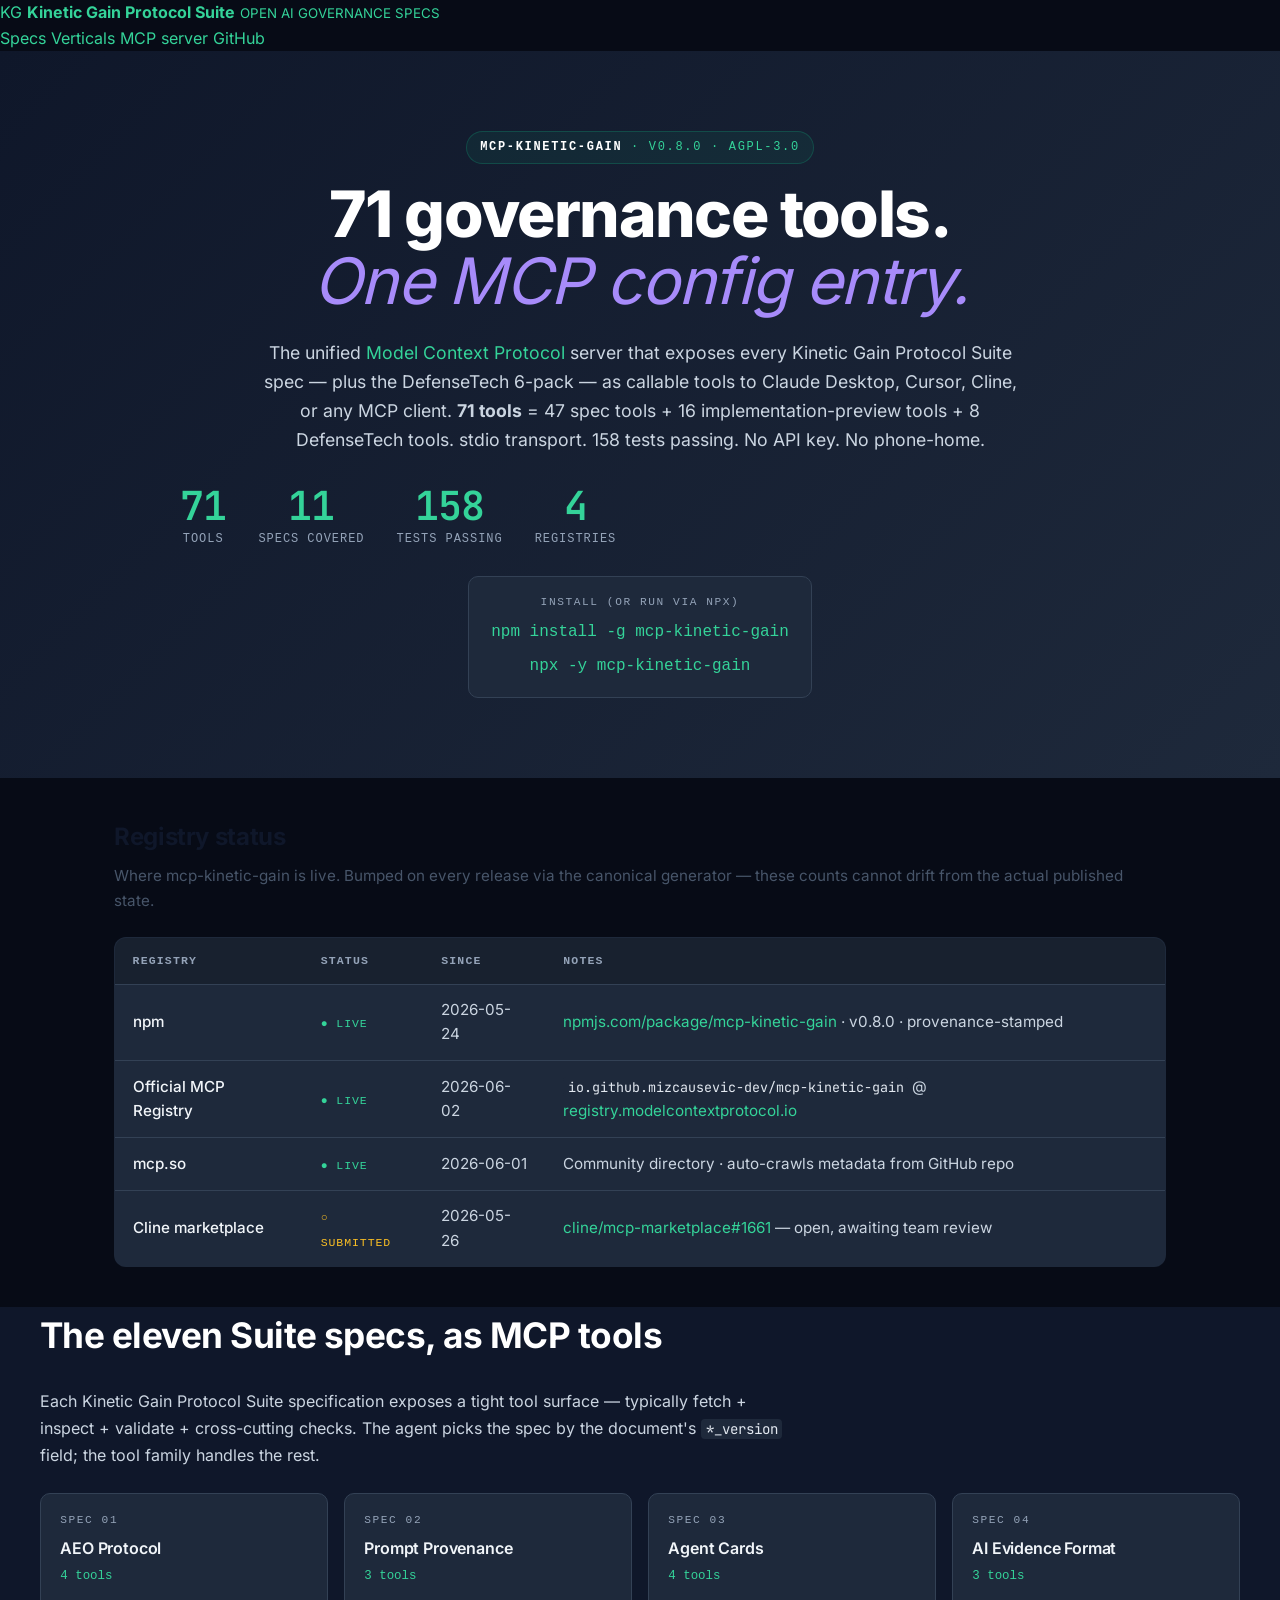
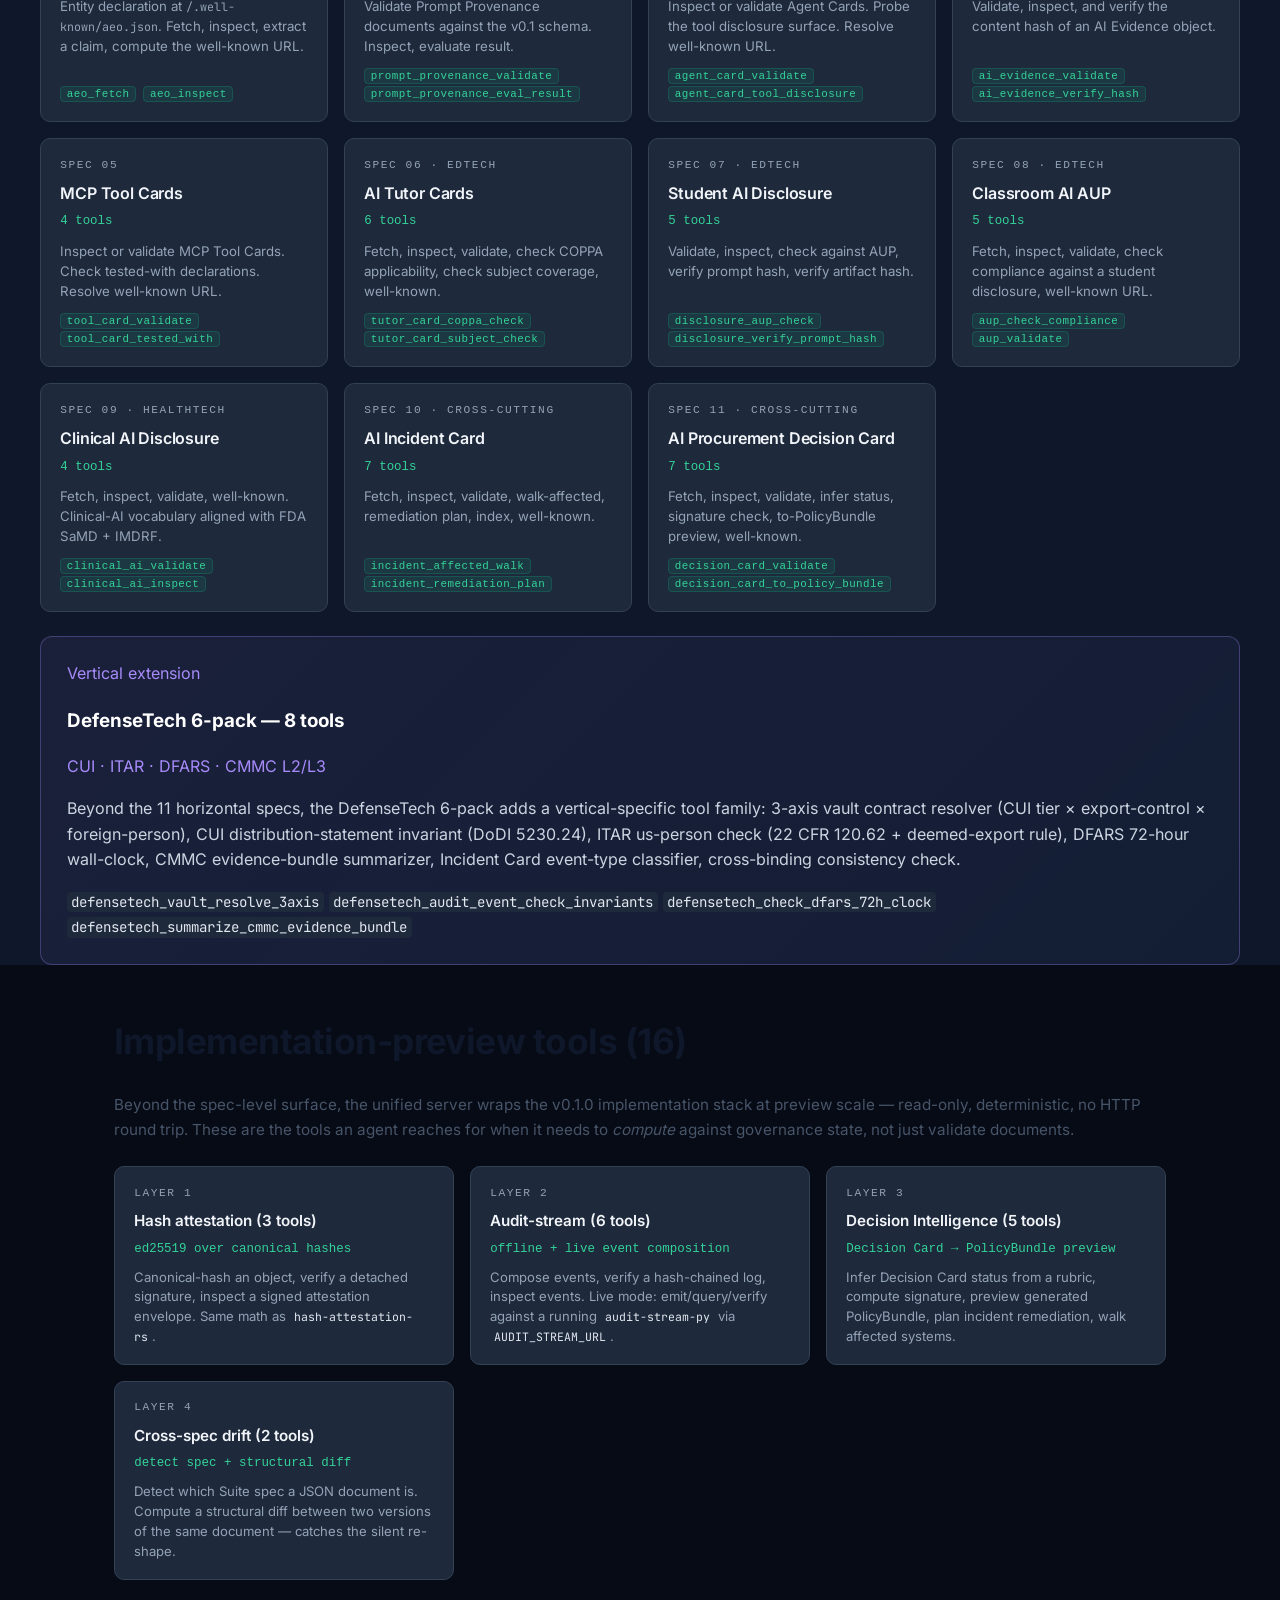
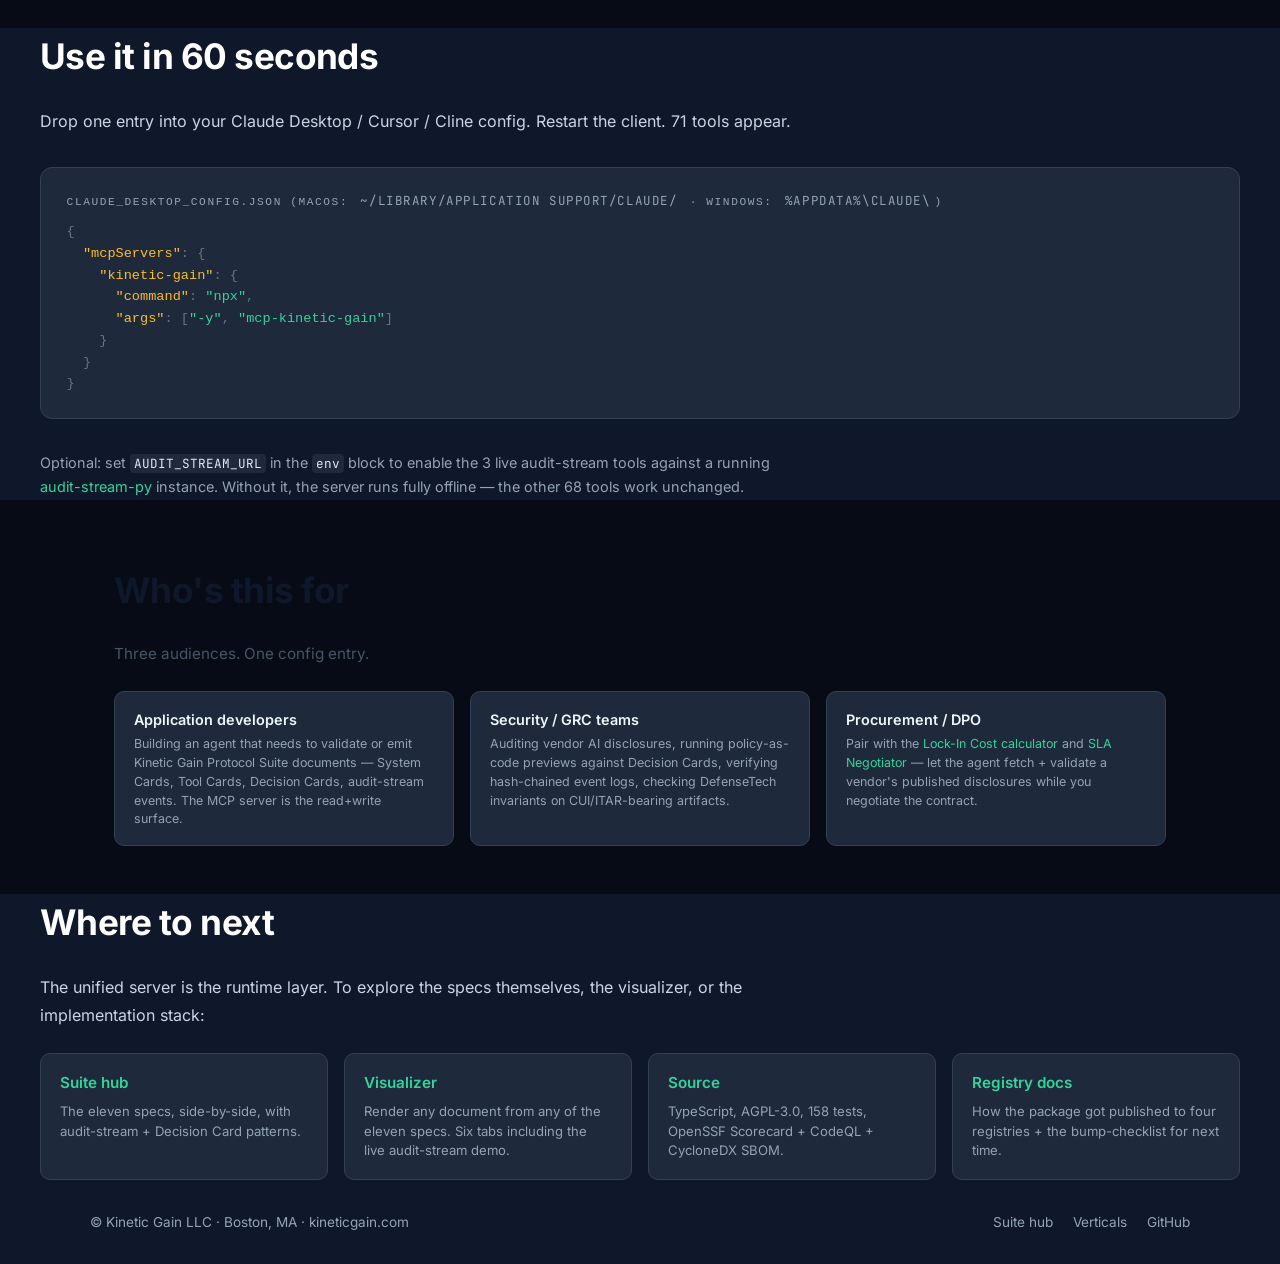
<file: mcp/index.html>
<!doctype html>
<html lang="en">
<head>
  <meta charset="utf-8" />
  <meta name="viewport" content="width=device-width, initial-scale=1" />
  <title>mcp-kinetic-gain — 71 governance tools, one MCP config | Kinetic Gain Suite</title>
  <meta name="description" content="mcp-kinetic-gain v0.8.0 — unified MCP server exposing 71 tools (47 spec + 16 implementation-preview + 8 DefenseTech) for the Kinetic Gain Protocol Suite, a 16-spec open governance catalog. One Claude Desktop / Cursor / Cline config entry. Live on npm, Official MCP Registry, mcp.so. AGPL-3.0, 158 tests passing, no API key required." />
  <meta name="theme-color" content="#10b981" />
  <link rel="canonical" href="https://suite.kineticgain.com/mcp/" />
  <meta http-equiv="Content-Security-Policy" content="default-src 'self'; script-src 'self'; style-src 'self' 'unsafe-inline'; font-src 'self' data:; img-src 'self' data: https:; connect-src 'self'; frame-ancestors 'none'; base-uri 'self'; form-action 'self'; object-src 'none'; upgrade-insecure-requests" />
  <meta name="referrer" content="strict-origin-when-cross-origin" />
  <meta property="og:type" content="website" />
  <meta property="og:title" content="mcp-kinetic-gain — unified MCP server" />
  <meta property="og:description" content="71 governance tools for the Kinetic Gain Protocol Suite, a 16-spec open governance catalog, plus the DefenseTech 6-pack. One Claude Desktop config entry. Live on npm + MCP Registry + mcp.so." />
  <meta property="og:url" content="https://suite.kineticgain.com/mcp/" />
  <link rel="stylesheet" href="/assets/fonts.css" />
  <link rel="stylesheet" href="/style.css" />
  <link rel="icon" href="/favicon.svg" type="image/svg+xml" />
  <script type="application/ld+json">
  {"@context":"https://schema.org","@type":"SoftwareApplication","name":"mcp-kinetic-gain","softwareVersion":"0.8.0","applicationCategory":"DeveloperApplication","operatingSystem":"Cross-platform","license":"https://www.gnu.org/licenses/agpl-3.0.html","downloadUrl":"https://www.npmjs.com/package/mcp-kinetic-gain","offers":{"@type":"Offer","price":"0","priceCurrency":"USD"},"description":"Unified MCP server exposing 71 tools for the Kinetic Gain Protocol Suite, a 16-spec open governance catalog, plus the DefenseTech 6-pack. stdio transport, AGPL-3.0, 158 tests passing.","publisher":{"@type":"Organization","name":"Kinetic Gain LLC"}}
  </script>
  <style>
    /* Page-scoped styles (style.css extension) */
    .mcp-eyebrow{display:inline-flex;align-items:center;gap:.55rem;font-family:"Geist Mono",ui-monospace,monospace;font-size:.75rem;letter-spacing:.14em;text-transform:uppercase;color:var(--emerald-400);background:rgba(16,185,129,.08);border:1px solid rgba(16,185,129,.24);padding:.35rem .85rem;border-radius:999px;margin-bottom:1rem}
    .mcp-eyebrow b{color:#fff;font-weight:600}
    .mcp-stat-row{display:flex;flex-wrap:wrap;gap:2rem;margin:2rem 0 0;font-family:"Geist Mono",ui-monospace,monospace}
    .mcp-stat-row .stat-num{font-size:2.5rem;font-weight:600;color:var(--emerald-400);display:block;line-height:1}
    .mcp-stat-row .stat-lbl{font-size:.75rem;color:var(--slate-400);letter-spacing:.08em;text-transform:uppercase;margin-top:.4rem}
    .install-block{margin:1.5rem 0 0;padding:1.1rem 1.4rem;background:var(--slate-800);border:1px solid var(--slate-700);border-radius:10px;display:inline-flex;flex-direction:column;gap:.5rem;font-family:"Geist Mono",ui-monospace,monospace;max-width:100%}
    .install-block .label{font-size:.7rem;letter-spacing:.14em;color:var(--slate-400);text-transform:uppercase}
    .install-block code{color:var(--emerald-400);font-size:1rem;font-family:inherit;background:transparent;padding:0;border:0;word-break:break-all}
    .registry-status{margin:2.5rem auto;max-width:1100px;padding:0 1.5rem}
    .registry-table{width:100%;border-collapse:collapse;background:var(--slate-800);border:1px solid var(--slate-700);border-radius:12px;overflow:hidden;font-size:.95rem}
    .registry-table th,.registry-table td{padding:.85rem 1.1rem;text-align:left;border-bottom:1px solid var(--slate-700)}
    .registry-table thead th{font-family:"Geist Mono",ui-monospace,monospace;font-size:.72rem;letter-spacing:.10em;text-transform:uppercase;color:var(--slate-400);background:rgba(0,0,0,.2);font-weight:600}
    .registry-table tbody tr:last-child td{border-bottom:none}
    .registry-table .reg-name{color:var(--slate-100);font-weight:500}
    .registry-table .reg-status{font-family:"Geist Mono",ui-monospace,monospace;font-size:.72rem;letter-spacing:.08em}
    .reg-status.live{color:var(--emerald-400)}
    .reg-status.submitted{color:#fbbf24}
    .registry-table a{color:var(--emerald-400)}
    .spec-grid{display:grid;grid-template-columns:repeat(auto-fit,minmax(280px,1fr));gap:1rem;margin-top:1.5rem}
    .spec-card{background:var(--slate-800);border:1px solid var(--slate-700);border-radius:10px;padding:1.1rem 1.2rem;display:flex;flex-direction:column}
    .spec-card .spec-num{font-family:"Geist Mono",ui-monospace,monospace;font-size:.7rem;letter-spacing:.14em;color:var(--slate-400);text-transform:uppercase;margin-bottom:.4rem}
    .spec-card h3{font-size:1rem;color:var(--slate-100);font-weight:600;margin:0 0 .35rem 0;letter-spacing:-.01em}
    .spec-card .spec-tools{font-family:"Geist Mono",ui-monospace,monospace;font-size:.78rem;color:var(--emerald-400);margin-bottom:.6rem}
    .spec-card p{font-size:.83rem;color:var(--slate-400);line-height:1.5;margin:0;flex:1}
    .spec-card .headline{margin-top:.7rem;font-family:"Geist Mono",ui-monospace,monospace;font-size:.7rem;color:var(--slate-300);letter-spacing:.04em;line-height:1.6;word-break:break-word}
    .spec-card .headline code{font-family:inherit;background:rgba(16,185,129,.10);border:1px solid rgba(16,185,129,.22);color:var(--emerald-400);padding:.05rem .35rem;border-radius:4px;font-size:.68rem}
    .ext-card{background:linear-gradient(135deg,rgba(167,139,250,.08),rgba(96,165,250,.05));border:1px solid rgba(167,139,250,.30);padding:1.5rem 1.6rem;border-radius:12px;margin-top:1.5rem}
    .ext-card .spec-num{color:#A78BFA}
    .ext-card h3{color:#fff}
    .ext-card .spec-tools{color:#A78BFA}
    .pair-grid{display:grid;grid-template-columns:repeat(auto-fit,minmax(280px,1fr));gap:1rem;margin-top:1.5rem}
    .pair-card{background:var(--slate-800);border:1px solid var(--slate-700);border-radius:10px;padding:1.1rem 1.2rem}
    .pair-card .num{font-family:"Geist Mono",ui-monospace,monospace;font-size:.7rem;letter-spacing:.14em;color:var(--slate-400);text-transform:uppercase;margin-bottom:.4rem}
    .pair-card h4{font-size:.95rem;color:var(--slate-100);font-weight:600;margin:0 0 .4rem 0}
    .pair-card .pair-tools{font-family:"Geist Mono",ui-monospace,monospace;font-size:.78rem;color:var(--emerald-400);margin-bottom:.5rem}
    .pair-card p{font-size:.82rem;color:var(--slate-400);line-height:1.5;margin:0}
    .config-block{margin:2rem 0;padding:1.4rem 1.6rem;background:var(--slate-800);border:1px solid var(--slate-700);border-radius:12px;overflow-x:auto}
    .config-block pre{margin:0;font-family:"Geist Mono",ui-monospace,monospace;font-size:.85rem;color:var(--slate-200);line-height:1.6;white-space:pre}
    .config-block .key{color:#fbbf24}
    .config-block .str{color:var(--emerald-400)}
    .config-block .punct{color:var(--slate-500)}
    .config-block-label{font-family:"Geist Mono",ui-monospace,monospace;font-size:.7rem;letter-spacing:.14em;color:var(--slate-400);text-transform:uppercase;margin-bottom:.6rem}
    .who-list{display:grid;grid-template-columns:repeat(auto-fit,minmax(220px,1fr));gap:1rem;margin-top:1.5rem}
    .who-card{background:var(--slate-800);border:1px solid var(--slate-700);border-radius:10px;padding:1rem 1.2rem}
    .who-card h4{margin:0 0 .3rem 0;font-size:.9rem;color:var(--slate-100);font-weight:600}
    .who-card p{margin:0;font-size:.78rem;color:var(--slate-400);line-height:1.5}
  </style>
</head>
<body>
<header class="nav">
  <div class="nav-inner">
    <a class="brand" href="/">
      <span class="brand-mark">KG</span>
      <span class="brand-text">
        <strong>Kinetic Gain Protocol Suite</strong>
        <small>OPEN AI GOVERNANCE SPECS</small>
      </span>
    </a>
    <nav class="nav-links">
      <a href="/#suite">Specs</a>
      <a href="/verticals/">Verticals</a>
      <a href="/mcp/">MCP server</a>
      <a class="cta" href="https://github.com/mizcausevic-dev/mcp-kinetic-gain">GitHub</a>
    </nav>
  </div>
</header>

<section class="hero" style="background:linear-gradient(135deg,#0f172a,#1e293b);color:#fff">
  <div class="hero-inner">
    <div class="mcp-eyebrow"><b>mcp-kinetic-gain</b> · v0.8.0 · AGPL-3.0</div>
    <h1 style="color:#fff">71 governance tools.<br /><em style="color:#A78BFA">One MCP config entry.</em></h1>
    <p class="lede" style="color:#cbd5e1">The unified <a href="https://modelcontextprotocol.io" style="color:var(--emerald-400)">Model Context Protocol</a> server that exposes every Kinetic Gain Protocol Suite spec — plus the DefenseTech 6-pack — as callable tools to Claude Desktop, Cursor, Cline, or any MCP client. <strong>71 tools</strong> = 47 spec tools + 16 implementation-preview tools + 8 DefenseTech tools. stdio transport. 158 tests passing. No API key. No phone-home.</p>
    <div class="mcp-stat-row">
      <div><span class="stat-num">71</span><span class="stat-lbl">Tools</span></div>
      <div><span class="stat-num">11</span><span class="stat-lbl">Specs covered</span></div>
      <div><!-- BEGIN GENERATED tests-passing --><span class="stat-num" data-measured="2026-06-07">158</span><!-- END GENERATED tests-passing --><span class="stat-lbl">Tests passing</span></div>
      <div><span class="stat-num">4</span><span class="stat-lbl">Registries</span></div>
    </div>
    <div class="install-block">
      <span class="label">Install (or run via npx)</span>
      <code>npm install -g mcp-kinetic-gain</code>
      <code>npx -y mcp-kinetic-gain</code>
    </div>
  </div>
</section>

<section class="registry-status">
  <h2 style="color:var(--slate-900);font-size:1.5rem;margin:0 0 .5rem 0">Registry status</h2>
  <p style="color:var(--slate-600);margin:0 0 1.5rem 0;font-size:.95rem">Where mcp-kinetic-gain is live. Bumped on every release via the canonical generator — these counts cannot drift from the actual published state.</p>
  <table class="registry-table">
    <thead>
      <tr><th>Registry</th><th>Status</th><th>Since</th><th>Notes</th></tr>
    </thead>
    <tbody>
      <tr>
        <td class="reg-name">npm</td>
        <td><span class="reg-status live">● LIVE</span></td>
        <td>2026-05-24</td>
        <td><a href="https://www.npmjs.com/package/mcp-kinetic-gain">npmjs.com/package/mcp-kinetic-gain</a> · v0.8.0 · provenance-stamped</td>
      </tr>
      <tr>
        <td class="reg-name">Official MCP Registry</td>
        <td><span class="reg-status live">● LIVE</span></td>
        <td>2026-06-02</td>
        <td><code>io.github.mizcausevic-dev/mcp-kinetic-gain</code> @ <a href="https://registry.modelcontextprotocol.io">registry.modelcontextprotocol.io</a></td>
      </tr>
      <tr>
        <td class="reg-name">mcp.so</td>
        <td><span class="reg-status live">● LIVE</span></td>
        <td>2026-06-01</td>
        <td>Community directory · auto-crawls metadata from GitHub repo</td>
      </tr>
      <tr>
        <td class="reg-name">Cline marketplace</td>
        <td><span class="reg-status submitted">○ SUBMITTED</span></td>
        <td>2026-05-26</td>
        <td><a href="https://github.com/cline/mcp-marketplace/issues/1661">cline/mcp-marketplace#1661</a> — open, awaiting team review</td>
      </tr>
    </tbody>
  </table>
</section>

<section class="block-dark">
  <div class="block-inner">
    <h2>The eleven Suite specs, as MCP tools</h2>
    <p class="prose">Each Kinetic Gain Protocol Suite specification exposes a tight tool surface — typically fetch + inspect + validate + cross-cutting checks. The agent picks the spec by the document's <code>*_version</code> field; the tool family handles the rest.</p>
    <div class="spec-grid">

      <div class="spec-card">
        <div class="spec-num">Spec 01</div>
        <h3>AEO Protocol</h3>
        <div class="spec-tools">4 tools</div>
        <p>Entity declaration at <code style="background:transparent;color:inherit;padding:0">/.well-known/aeo.json</code>. Fetch, inspect, extract a claim, compute the well-known URL.</p>
        <div class="headline"><code>aeo_fetch</code> <code>aeo_inspect</code></div>
      </div>

      <div class="spec-card">
        <div class="spec-num">Spec 02</div>
        <h3>Prompt Provenance</h3>
        <div class="spec-tools">3 tools</div>
        <p>Validate Prompt Provenance documents against the v0.1 schema. Inspect, evaluate result.</p>
        <div class="headline"><code>prompt_provenance_validate</code> <code>prompt_provenance_eval_result</code></div>
      </div>

      <div class="spec-card">
        <div class="spec-num">Spec 03</div>
        <h3>Agent Cards</h3>
        <div class="spec-tools">4 tools</div>
        <p>Inspect or validate Agent Cards. Probe the tool disclosure surface. Resolve well-known URL.</p>
        <div class="headline"><code>agent_card_validate</code> <code>agent_card_tool_disclosure</code></div>
      </div>

      <div class="spec-card">
        <div class="spec-num">Spec 04</div>
        <h3>AI Evidence Format</h3>
        <div class="spec-tools">3 tools</div>
        <p>Validate, inspect, and verify the content hash of an AI Evidence object.</p>
        <div class="headline"><code>ai_evidence_validate</code> <code>ai_evidence_verify_hash</code></div>
      </div>

      <div class="spec-card">
        <div class="spec-num">Spec 05</div>
        <h3>MCP Tool Cards</h3>
        <div class="spec-tools">4 tools</div>
        <p>Inspect or validate MCP Tool Cards. Check tested-with declarations. Resolve well-known URL.</p>
        <div class="headline"><code>tool_card_validate</code> <code>tool_card_tested_with</code></div>
      </div>

      <div class="spec-card">
        <div class="spec-num">Spec 06 · EdTech</div>
        <h3>AI Tutor Cards</h3>
        <div class="spec-tools">6 tools</div>
        <p>Fetch, inspect, validate, check COPPA applicability, check subject coverage, well-known.</p>
        <div class="headline"><code>tutor_card_coppa_check</code> <code>tutor_card_subject_check</code></div>
      </div>

      <div class="spec-card">
        <div class="spec-num">Spec 07 · EdTech</div>
        <h3>Student AI Disclosure</h3>
        <div class="spec-tools">5 tools</div>
        <p>Validate, inspect, check against AUP, verify prompt hash, verify artifact hash.</p>
        <div class="headline"><code>disclosure_aup_check</code> <code>disclosure_verify_prompt_hash</code></div>
      </div>

      <div class="spec-card">
        <div class="spec-num">Spec 08 · EdTech</div>
        <h3>Classroom AI AUP</h3>
        <div class="spec-tools">5 tools</div>
        <p>Fetch, inspect, validate, check compliance against a student disclosure, well-known URL.</p>
        <div class="headline"><code>aup_check_compliance</code> <code>aup_validate</code></div>
      </div>

      <div class="spec-card">
        <div class="spec-num">Spec 09 · HealthTech</div>
        <h3>Clinical AI Disclosure</h3>
        <div class="spec-tools">4 tools</div>
        <p>Fetch, inspect, validate, well-known. Clinical-AI vocabulary aligned with FDA SaMD + IMDRF.</p>
        <div class="headline"><code>clinical_ai_validate</code> <code>clinical_ai_inspect</code></div>
      </div>

      <div class="spec-card">
        <div class="spec-num">Spec 10 · Cross-cutting</div>
        <h3>AI Incident Card</h3>
        <div class="spec-tools">7 tools</div>
        <p>Fetch, inspect, validate, walk-affected, remediation plan, index, well-known.</p>
        <div class="headline"><code>incident_affected_walk</code> <code>incident_remediation_plan</code></div>
      </div>

      <div class="spec-card">
        <div class="spec-num">Spec 11 · Cross-cutting</div>
        <h3>AI Procurement Decision Card</h3>
        <div class="spec-tools">7 tools</div>
        <p>Fetch, inspect, validate, infer status, signature check, to-PolicyBundle preview, well-known.</p>
        <div class="headline"><code>decision_card_validate</code> <code>decision_card_to_policy_bundle</code></div>
      </div>

    </div>

    <div class="ext-card">
      <div class="spec-num">Vertical extension</div>
      <h3>DefenseTech 6-pack — 8 tools</h3>
      <div class="spec-tools">CUI · ITAR · DFARS · CMMC L2/L3</div>
      <p style="color:var(--slate-300)">Beyond the 11 horizontal specs, the DefenseTech 6-pack adds a vertical-specific tool family: 3-axis vault contract resolver (CUI tier × export-control × foreign-person), CUI distribution-statement invariant (DoDI 5230.24), ITAR us-person check (22 CFR 120.62 + deemed-export rule), DFARS 72-hour wall-clock, CMMC evidence-bundle summarizer, Incident Card event-type classifier, cross-binding consistency check.</p>
      <div class="headline"><code>defensetech_vault_resolve_3axis</code> <code>defensetech_audit_event_check_invariants</code> <code>defensetech_check_dfars_72h_clock</code> <code>defensetech_summarize_cmmc_evidence_bundle</code></div>
    </div>
  </div>
</section>

<section class="block-light" style="padding:3rem 0">
  <div class="block-inner" style="max-width:1100px;margin:0 auto;padding:0 1.5rem">
    <h2 style="color:var(--slate-900)">Implementation-preview tools (16)</h2>
    <p style="color:var(--slate-600);font-size:.95rem;line-height:1.6">Beyond the spec-level surface, the unified server wraps the v0.1.0 implementation stack at preview scale — read-only, deterministic, no HTTP round trip. These are the tools an agent reaches for when it needs to <em>compute</em> against governance state, not just validate documents.</p>
    <div class="pair-grid">
      <div class="pair-card">
        <div class="num">Layer 1</div>
        <h4>Hash attestation (3 tools)</h4>
        <div class="pair-tools">ed25519 over canonical hashes</div>
        <p>Canonical-hash an object, verify a detached signature, inspect a signed attestation envelope. Same math as <code>hash-attestation-rs</code>.</p>
      </div>
      <div class="pair-card">
        <div class="num">Layer 2</div>
        <h4>Audit-stream (6 tools)</h4>
        <div class="pair-tools">offline + live event composition</div>
        <p>Compose events, verify a hash-chained log, inspect events. Live mode: emit/query/verify against a running <code>audit-stream-py</code> via <code>AUDIT_STREAM_URL</code>.</p>
      </div>
      <div class="pair-card">
        <div class="num">Layer 3</div>
        <h4>Decision Intelligence (5 tools)</h4>
        <div class="pair-tools">Decision Card → PolicyBundle preview</div>
        <p>Infer Decision Card status from a rubric, compute signature, preview generated PolicyBundle, plan incident remediation, walk affected systems.</p>
      </div>
      <div class="pair-card">
        <div class="num">Layer 4</div>
        <h4>Cross-spec drift (2 tools)</h4>
        <div class="pair-tools">detect spec + structural diff</div>
        <p>Detect which Suite spec a JSON document is. Compute a structural diff between two versions of the same document — catches the silent re-shape.</p>
      </div>
    </div>
  </div>
</section>

<section class="block-dark">
  <div class="block-inner">
    <h2>Use it in 60 seconds</h2>
    <p class="prose">Drop one entry into your Claude Desktop / Cursor / Cline config. Restart the client. 71 tools appear.</p>
    <div class="config-block">
      <div class="config-block-label">claude_desktop_config.json (macOS: <code style="background:transparent;color:var(--slate-400);font-size:.78rem">~/Library/Application Support/Claude/</code> · Windows: <code style="background:transparent;color:var(--slate-400);font-size:.78rem">%APPDATA%\Claude\</code>)</div>
      <pre><span class="punct">{</span>
  <span class="key">"mcpServers"</span><span class="punct">:</span> <span class="punct">{</span>
    <span class="key">"kinetic-gain"</span><span class="punct">:</span> <span class="punct">{</span>
      <span class="key">"command"</span><span class="punct">:</span> <span class="str">"npx"</span><span class="punct">,</span>
      <span class="key">"args"</span><span class="punct">:</span> <span class="punct">[</span><span class="str">"-y"</span><span class="punct">,</span> <span class="str">"mcp-kinetic-gain"</span><span class="punct">]</span>
    <span class="punct">}</span>
  <span class="punct">}</span>
<span class="punct">}</span></pre>
    </div>
    <p class="prose" style="font-size:.9rem;color:var(--slate-400);margin-top:1rem">Optional: set <code>AUDIT_STREAM_URL</code> in the <code>env</code> block to enable the 3 live audit-stream tools against a running <a href="https://github.com/mizcausevic-dev/audit-stream-py" style="color:var(--emerald-400)">audit-stream-py</a> instance. Without it, the server runs fully offline — the other 68 tools work unchanged.</p>
  </div>
</section>

<section class="block-light" style="padding:3rem 0">
  <div class="block-inner" style="max-width:1100px;margin:0 auto;padding:0 1.5rem">
    <h2 style="color:var(--slate-900)">Who's this for</h2>
    <p style="color:var(--slate-600);font-size:.95rem">Three audiences. One config entry.</p>
    <div class="who-list">
      <div class="who-card">
        <h4>Application developers</h4>
        <p>Building an agent that needs to validate or emit Kinetic Gain Protocol Suite documents — System Cards, Tool Cards, Decision Cards, audit-stream events. The MCP server is the read+write surface.</p>
      </div>
      <div class="who-card">
        <h4>Security / GRC teams</h4>
        <p>Auditing vendor AI disclosures, running policy-as-code previews against Decision Cards, verifying hash-chained event logs, checking DefenseTech invariants on CUI/ITAR-bearing artifacts.</p>
      </div>
      <div class="who-card">
        <h4>Procurement / DPO</h4>
        <p>Pair with the <a href="https://kineticgain.com/calculators/ai-vendor-lock-in-cost/">Lock-In Cost calculator</a> and <a href="https://kineticgain.com/trust/ai-vendor-sla-negotiator/">SLA Negotiator</a> — let the agent fetch + validate a vendor's published disclosures while you negotiate the contract.</p>
      </div>
    </div>
  </div>
</section>

<section class="block-dark">
  <div class="block-inner">
    <h2>Where to next</h2>
    <p class="prose">The unified server is the runtime layer. To explore the specs themselves, the visualizer, or the implementation stack:</p>
    <div class="pair-grid">
      <div class="pair-card">
        <h4><a href="/" style="color:var(--emerald-400)">Suite hub</a></h4>
        <p>The eleven specs, side-by-side, with audit-stream + Decision Card patterns.</p>
      </div>
      <div class="pair-card">
        <h4><a href="https://kinetic-gain-visualizer.vercel.app/" style="color:var(--emerald-400)">Visualizer</a></h4>
        <p>Render any document from any of the eleven specs. Six tabs including the live audit-stream demo.</p>
      </div>
      <div class="pair-card">
        <h4><a href="https://github.com/mizcausevic-dev/mcp-kinetic-gain" style="color:var(--emerald-400)">Source</a></h4>
        <p>TypeScript, AGPL-3.0, 158 tests, OpenSSF Scorecard + CodeQL + CycloneDX SBOM.</p>
      </div>
      <div class="pair-card">
        <h4><a href="https://github.com/mizcausevic-dev/mcp-kinetic-gain/blob/main/docs/REGISTRIES.md" style="color:var(--emerald-400)">Registry docs</a></h4>
        <p>How the package got published to four registries + the bump-checklist for next time.</p>
      </div>
    </div>
  </div>
</section>

<footer style="background:var(--slate-900);color:var(--slate-400);padding:2rem 1.5rem;font-size:.85rem">
  <div style="max-width:1100px;margin:0 auto;display:flex;flex-wrap:wrap;gap:1.5rem;justify-content:space-between">
    <div>© Kinetic Gain LLC · Boston, MA · <a href="https://kineticgain.com/" style="color:var(--slate-400)">kineticgain.com</a></div>
    <div>
      <a href="/" style="color:var(--slate-400);margin-right:1rem">Suite hub</a>
      <a href="/verticals/" style="color:var(--slate-400);margin-right:1rem">Verticals</a>
      <a href="https://github.com/mizcausevic-dev/mcp-kinetic-gain" style="color:var(--slate-400)">GitHub</a>
    </div>
  </div>
</footer>

</body>
</html>
</file>
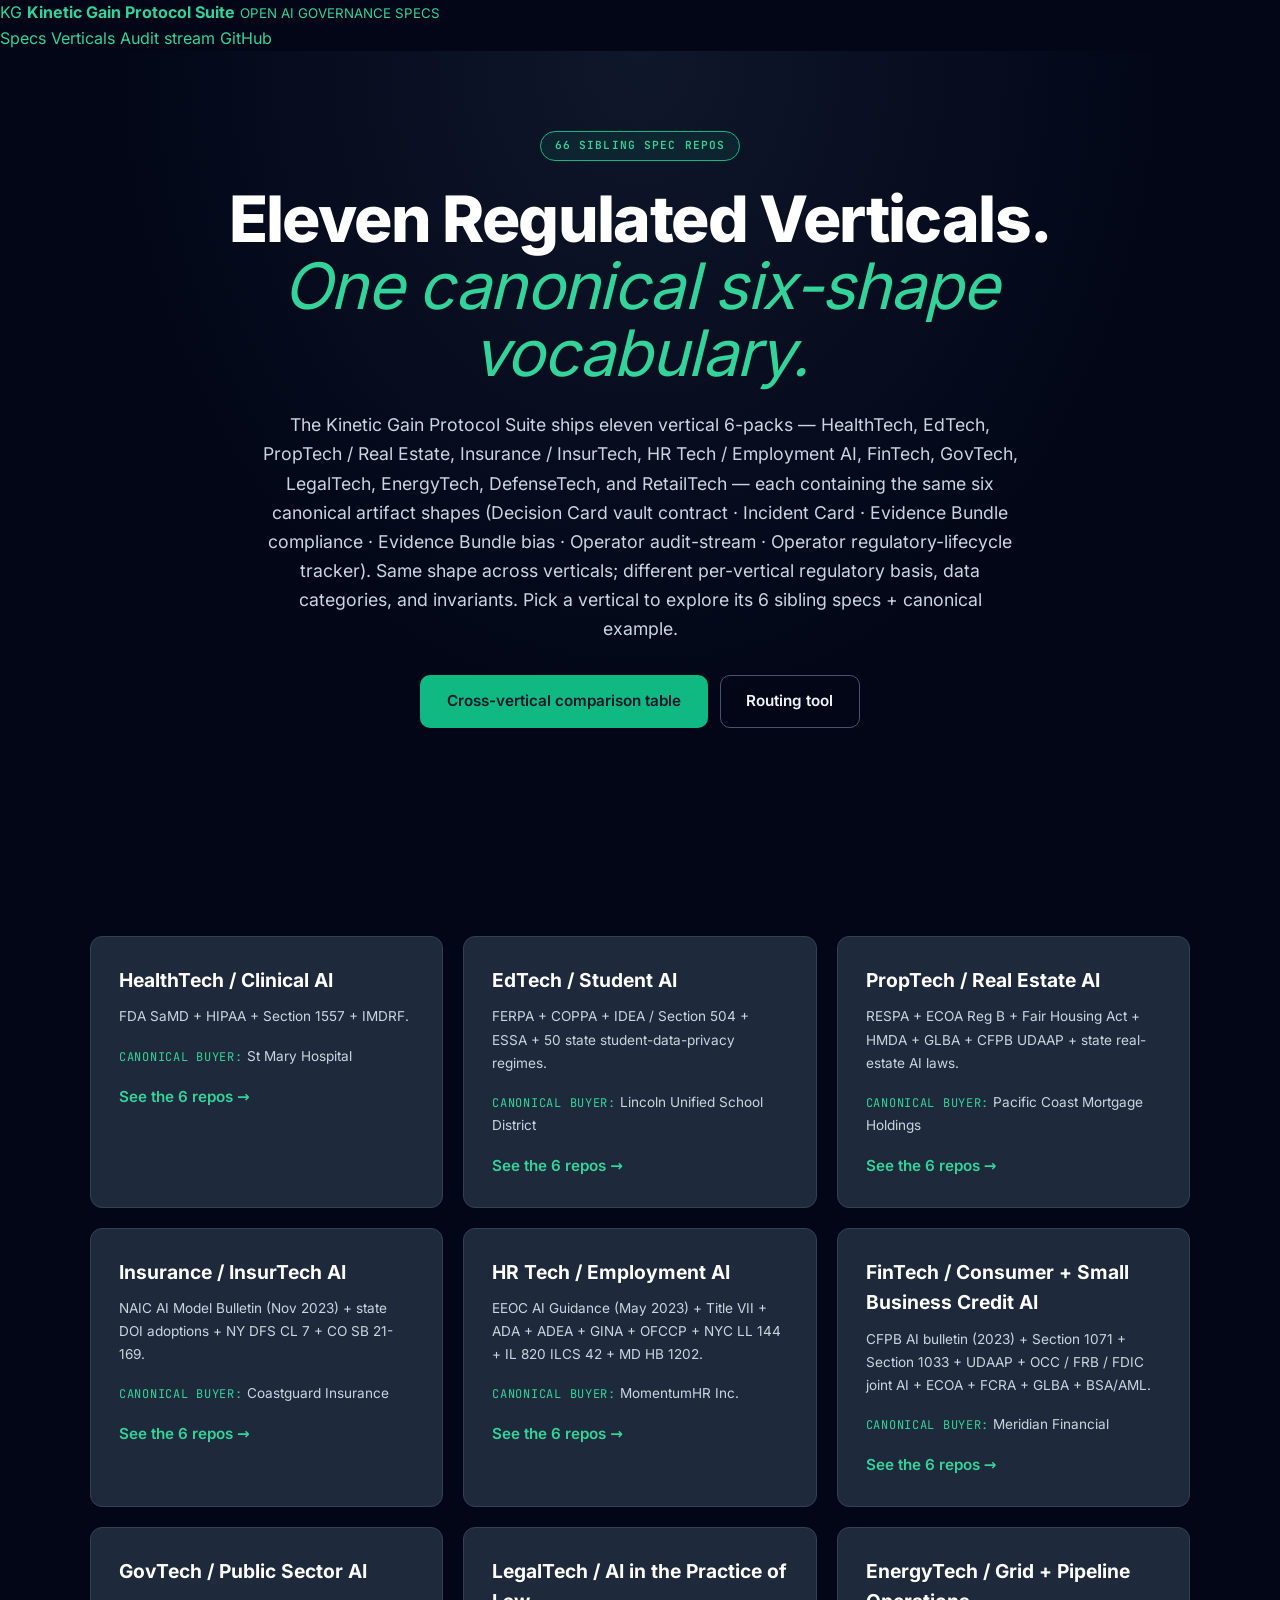
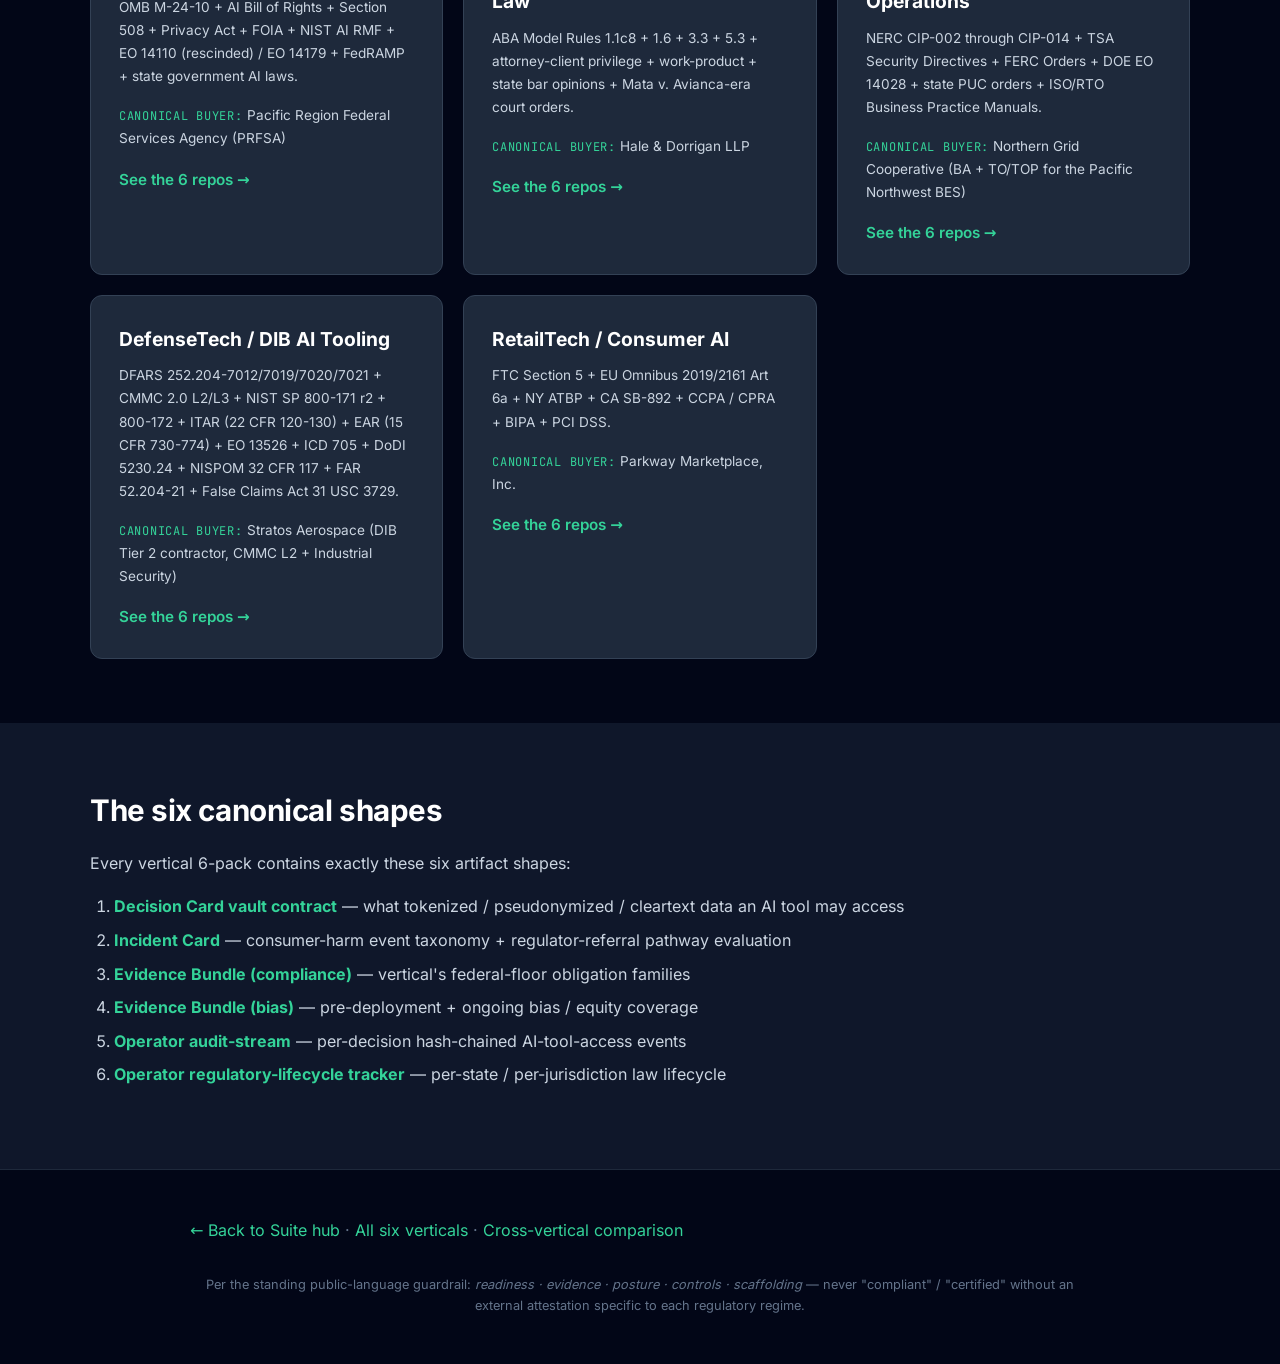
<file: verticals/index.html>
<!doctype html>
<html lang="en">
<head>
  <meta charset="utf-8" />
  <meta name="viewport" content="width=device-width, initial-scale=1" />
  <title>The Eleven Vertical 6-Packs — Kinetic Gain Protocol Suite</title>
  <meta name="description" content="Eleven regulated-vertical 6-packs of AI governance specs — HealthTech, EdTech, PropTech / Real Estate, Insurance / InsurTech, HR Tech / Employment AI, FinTech, GovTech, LegalTech, EnergyTech, DefenseTech, RetailTech. 66 sibling spec repos. Same six canonical shapes in every vertical; different per-vertical regulatory basis, data categories, and invariants." />
  <meta name="theme-color" content="#10b981" />
  <link rel="canonical" href="https://suite.kineticgain.com/verticals/" />
  <meta http-equiv="Content-Security-Policy" content="default-src 'self'; script-src 'self'; style-src 'self' 'unsafe-inline'; font-src 'self' data:; img-src 'self' data: https:; connect-src 'self'; frame-ancestors 'none'; base-uri 'self'; form-action 'self'; object-src 'none'; upgrade-insecure-requests" />
  <meta name="referrer" content="strict-origin-when-cross-origin" />
  <meta property="og:type" content="website" />
  <meta property="og:title" content="The Eleven Vertical 6-Packs — Kinetic Gain Protocol Suite" />
  <meta property="og:description" content="Eleven regulated-vertical 6-packs of AI governance specs — HealthTech, EdTech, PropTech / Real Estate, Insurance / InsurTech, HR Tech / Employment AI, FinTech, GovTech, LegalTech, EnergyTech, DefenseTech, RetailTech. 66 sibling spec repos. Same six canonical shapes in every vertical; different per-vertical regulatory basis, data categories, and invariants." />
  <meta property="og:url" content="https://suite.kineticgain.com/verticals/" />
  <link rel="stylesheet" href="/assets/fonts.css" />
  <link rel="stylesheet" href="/style.css" />
  <link rel="stylesheet" href="/verticals/vertical.css" />
  <link rel="icon" href="/favicon.svg" type="image/svg+xml" />
</head>
<body class="vertical-index">
<header class="nav">
  <div class="nav-inner">
    <a class="brand" href="/">
      <span class="brand-mark">KG</span>
      <span class="brand-text">
        <strong>Kinetic Gain Protocol Suite</strong>
        <small>OPEN AI GOVERNANCE SPECS</small>
      </span>
    </a>
    <nav class="nav-links">
      <a href="/#suite">Specs</a>
      <a href="/verticals/">Verticals</a>
      <a href="/#audit-stream">Audit stream</a>
      <a class="cta" href="https://github.com/mizcausevic-dev/kinetic-gain-protocol-suite">GitHub</a>
    </nav>
  </div>
</header>
<section class="hero">
  <div class="hero-inner">
    <span class="pill">66 sibling spec repos</span>
    <h1>Eleven Regulated Verticals.<br /><em>One canonical six-shape vocabulary.</em></h1>
    <p class="lede">The Kinetic Gain Protocol Suite ships eleven vertical 6-packs — HealthTech, EdTech, PropTech / Real Estate, Insurance / InsurTech, HR Tech / Employment AI, FinTech, GovTech, LegalTech, EnergyTech, DefenseTech, and RetailTech — each containing the same six canonical artifact shapes (Decision Card vault contract · Incident Card · Evidence Bundle compliance · Evidence Bundle bias · Operator audit-stream · Operator regulatory-lifecycle tracker). Same shape across verticals; different per-vertical regulatory basis, data categories, and invariants. Pick a vertical to explore its 6 sibling specs + canonical example.</p>
    <div class="hero-cta">
      <a class="btn btn-primary" href="https://github.com/mizcausevic-dev/kg-suite-vertical-comparator/blob/main/docs/CROSS-VERTICAL-COMPARISON.md">Cross-vertical comparison table</a>
      <a class="btn btn-secondary" href="https://github.com/mizcausevic-dev/kg-suite-vertical-router">Routing tool</a>
    </div>
  </div>
</section>

<section class="block-dark">
  <div class="block-inner">
    <div class="vertical-grid">
      
    <a class="vertical-card" href="/verticals/healthtech/">
      <h3>HealthTech / Clinical AI</h3>
      <p class="vertical-card-tagline">FDA SaMD + HIPAA + Section 1557 + IMDRF.</p>
      <p class="vertical-card-buyer"><span>Canonical buyer:</span> St Mary Hospital</p>
      <span class="vertical-card-cta">See the 6 repos →</span>
    </a>
    <a class="vertical-card" href="/verticals/edtech/">
      <h3>EdTech / Student AI</h3>
      <p class="vertical-card-tagline">FERPA + COPPA + IDEA / Section 504 + ESSA + 50 state student-data-privacy regimes.</p>
      <p class="vertical-card-buyer"><span>Canonical buyer:</span> Lincoln Unified School District</p>
      <span class="vertical-card-cta">See the 6 repos →</span>
    </a>
    <a class="vertical-card" href="/verticals/proptech/">
      <h3>PropTech / Real Estate AI</h3>
      <p class="vertical-card-tagline">RESPA + ECOA Reg B + Fair Housing Act + HMDA + GLBA + CFPB UDAAP + state real-estate AI laws.</p>
      <p class="vertical-card-buyer"><span>Canonical buyer:</span> Pacific Coast Mortgage Holdings</p>
      <span class="vertical-card-cta">See the 6 repos →</span>
    </a>
    <a class="vertical-card" href="/verticals/insurtech/">
      <h3>Insurance / InsurTech AI</h3>
      <p class="vertical-card-tagline">NAIC AI Model Bulletin (Nov 2023) + state DOI adoptions + NY DFS CL 7 + CO SB 21-169.</p>
      <p class="vertical-card-buyer"><span>Canonical buyer:</span> Coastguard Insurance</p>
      <span class="vertical-card-cta">See the 6 repos →</span>
    </a>
    <a class="vertical-card" href="/verticals/hrtech/">
      <h3>HR Tech / Employment AI</h3>
      <p class="vertical-card-tagline">EEOC AI Guidance (May 2023) + Title VII + ADA + ADEA + GINA + OFCCP + NYC LL 144 + IL 820 ILCS 42 + MD HB 1202.</p>
      <p class="vertical-card-buyer"><span>Canonical buyer:</span> MomentumHR Inc.</p>
      <span class="vertical-card-cta">See the 6 repos →</span>
    </a>
    <a class="vertical-card" href="/verticals/fintech/">
      <h3>FinTech / Consumer + Small Business Credit AI</h3>
      <p class="vertical-card-tagline">CFPB AI bulletin (2023) + Section 1071 + Section 1033 + UDAAP + OCC / FRB / FDIC joint AI + ECOA + FCRA + GLBA + BSA/AML.</p>
      <p class="vertical-card-buyer"><span>Canonical buyer:</span> Meridian Financial</p>
      <span class="vertical-card-cta">See the 6 repos →</span>
    </a>
    <a class="vertical-card" href="/verticals/govtech/">
      <h3>GovTech / Public Sector AI</h3>
      <p class="vertical-card-tagline">OMB M-24-10 + AI Bill of Rights + Section 508 + Privacy Act + FOIA + NIST AI RMF + EO 14110 (rescinded) / EO 14179 + FedRAMP + state government AI laws.</p>
      <p class="vertical-card-buyer"><span>Canonical buyer:</span> Pacific Region Federal Services Agency (PRFSA)</p>
      <span class="vertical-card-cta">See the 6 repos →</span>
    </a>
    <a class="vertical-card" href="/verticals/legaltech/">
      <h3>LegalTech / AI in the Practice of Law</h3>
      <p class="vertical-card-tagline">ABA Model Rules 1.1c8 + 1.6 + 3.3 + 5.3 + attorney-client privilege + work-product + state bar opinions + Mata v. Avianca-era court orders.</p>
      <p class="vertical-card-buyer"><span>Canonical buyer:</span> Hale &amp; Dorrigan LLP</p>
      <span class="vertical-card-cta">See the 6 repos →</span>
    </a>
    <a class="vertical-card" href="/verticals/energytech/">
      <h3>EnergyTech / Grid + Pipeline Operations</h3>
      <p class="vertical-card-tagline">NERC CIP-002 through CIP-014 + TSA Security Directives + FERC Orders + DOE EO 14028 + state PUC orders + ISO/RTO Business Practice Manuals.</p>
      <p class="vertical-card-buyer"><span>Canonical buyer:</span> Northern Grid Cooperative (BA + TO/TOP for the Pacific Northwest BES)</p>
      <span class="vertical-card-cta">See the 6 repos →</span>
    </a>
    <a class="vertical-card" href="/verticals/defensetech/">
      <h3>DefenseTech / DIB AI Tooling</h3>
      <p class="vertical-card-tagline">DFARS 252.204-7012/7019/7020/7021 + CMMC 2.0 L2/L3 + NIST SP 800-171 r2 + 800-172 + ITAR (22 CFR 120-130) + EAR (15 CFR 730-774) + EO 13526 + ICD 705 + DoDI 5230.24 + NISPOM 32 CFR 117 + FAR 52.204-21 + False Claims Act 31 USC 3729.</p>
      <p class="vertical-card-buyer"><span>Canonical buyer:</span> Stratos Aerospace (DIB Tier 2 contractor, CMMC L2 + Industrial Security)</p>
      <span class="vertical-card-cta">See the 6 repos →</span>
    </a>
    <a class="vertical-card" href="/verticals/retailtech/">
      <h3>RetailTech / Consumer AI</h3>
      <p class="vertical-card-tagline">FTC Section 5 + EU Omnibus 2019/2161 Art 6a + NY ATBP + CA SB-892 + CCPA / CPRA + BIPA + PCI DSS.</p>
      <p class="vertical-card-buyer"><span>Canonical buyer:</span> Parkway Marketplace, Inc.</p>
      <span class="vertical-card-cta">See the 6 repos →</span>
    </a>
    </div>
  </div>
</section>

<section class="block">
  <div class="block-inner">
    <h2>The six canonical shapes</h2>
    <p>Every vertical 6-pack contains exactly these six artifact shapes:</p>
    <ol class="shape-list">
      <li><strong>Decision Card vault contract</strong> — what tokenized / pseudonymized / cleartext data an AI tool may access</li>
      <li><strong>Incident Card</strong> — consumer-harm event taxonomy + regulator-referral pathway evaluation</li>
      <li><strong>Evidence Bundle (compliance)</strong> — vertical's federal-floor obligation families</li>
      <li><strong>Evidence Bundle (bias)</strong> — pre-deployment + ongoing bias / equity coverage</li>
      <li><strong>Operator audit-stream</strong> — per-decision hash-chained AI-tool-access events</li>
      <li><strong>Operator regulatory-lifecycle tracker</strong> — per-state / per-jurisdiction law lifecycle</li>
    </ol>
  </div>
</section>

<footer class="footer">
  <div class="footer-inner">
    <p><a href="/">← Back to Suite hub</a> · <a href="/verticals/">All six verticals</a> · <a href="https://github.com/mizcausevic-dev/kg-suite-vertical-comparator/blob/main/docs/CROSS-VERTICAL-COMPARISON.md">Cross-vertical comparison</a></p>
    <p class="footer-fineprint">Per the standing public-language guardrail: <em>readiness · evidence · posture · controls · scaffolding</em> — never "compliant" / "certified" without an external attestation specific to each regulatory regime.</p>
  </div>
</footer>
</body>
</html>
</file>
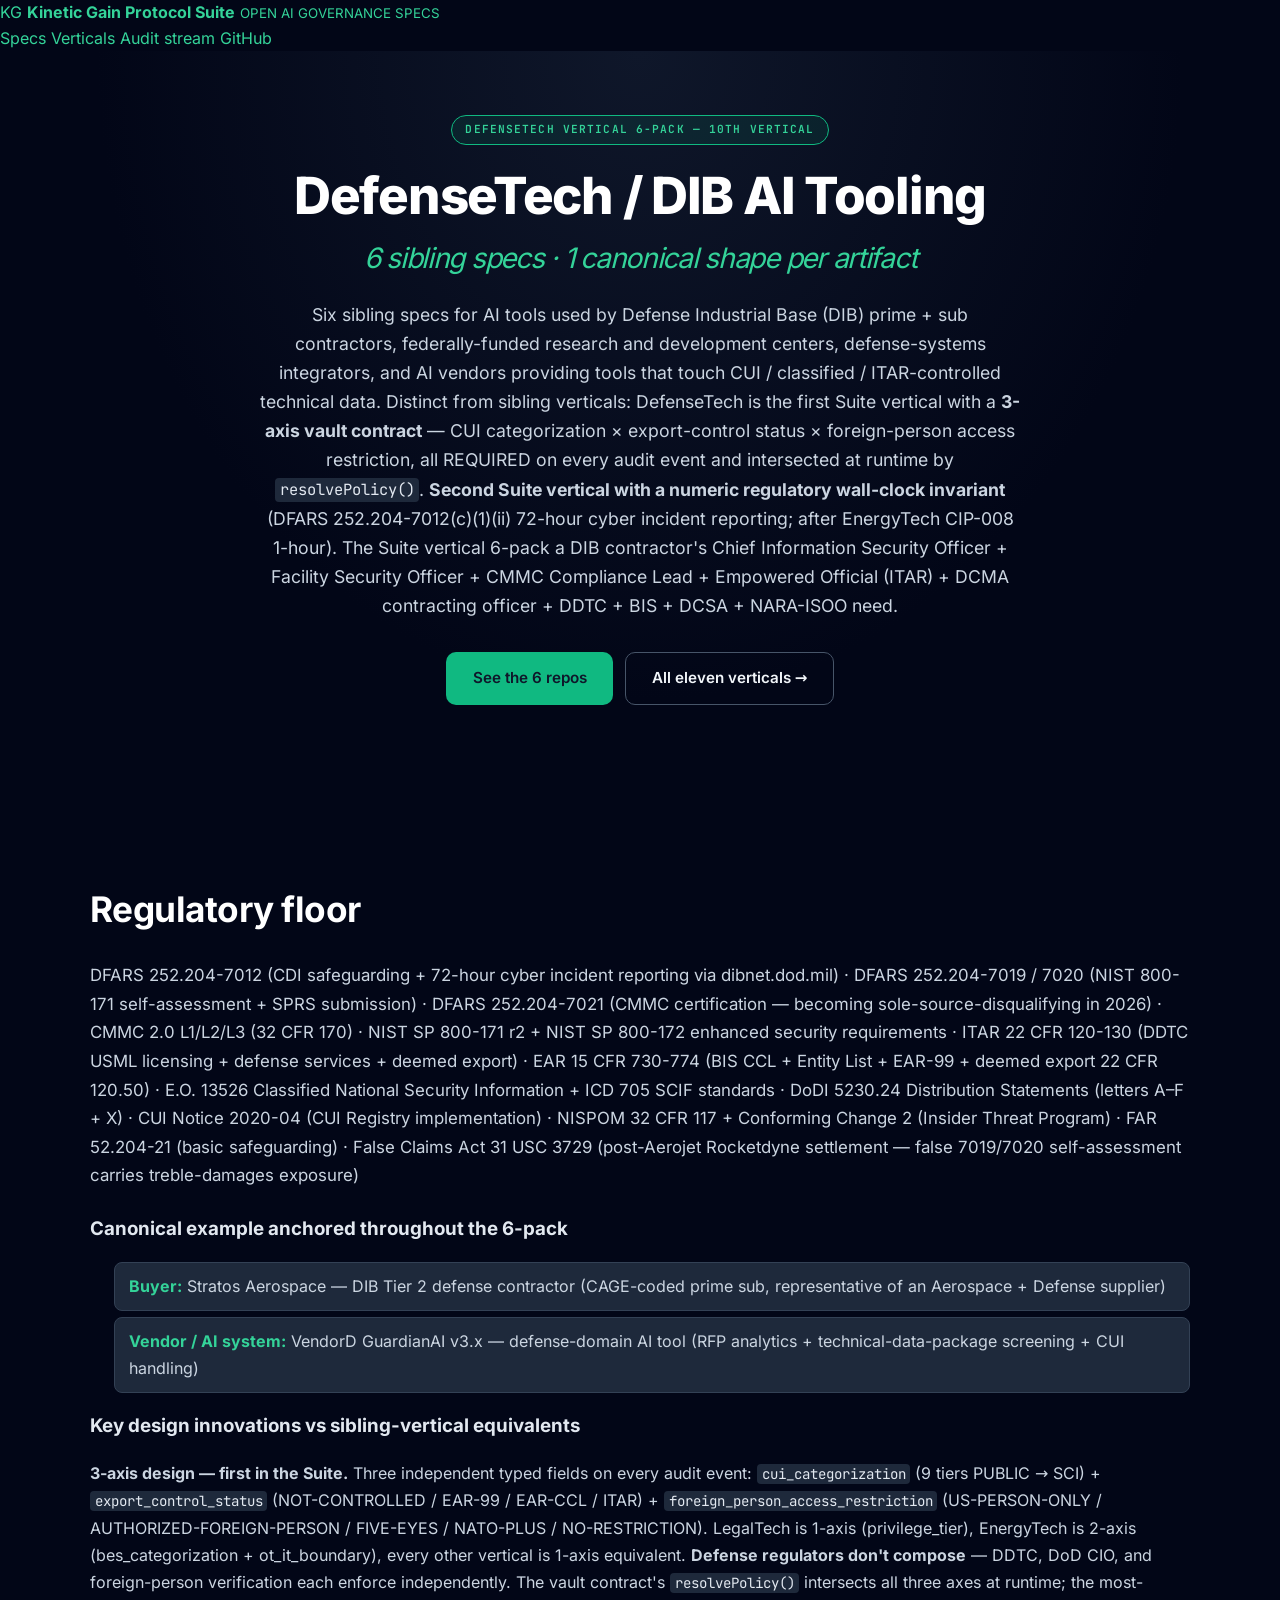
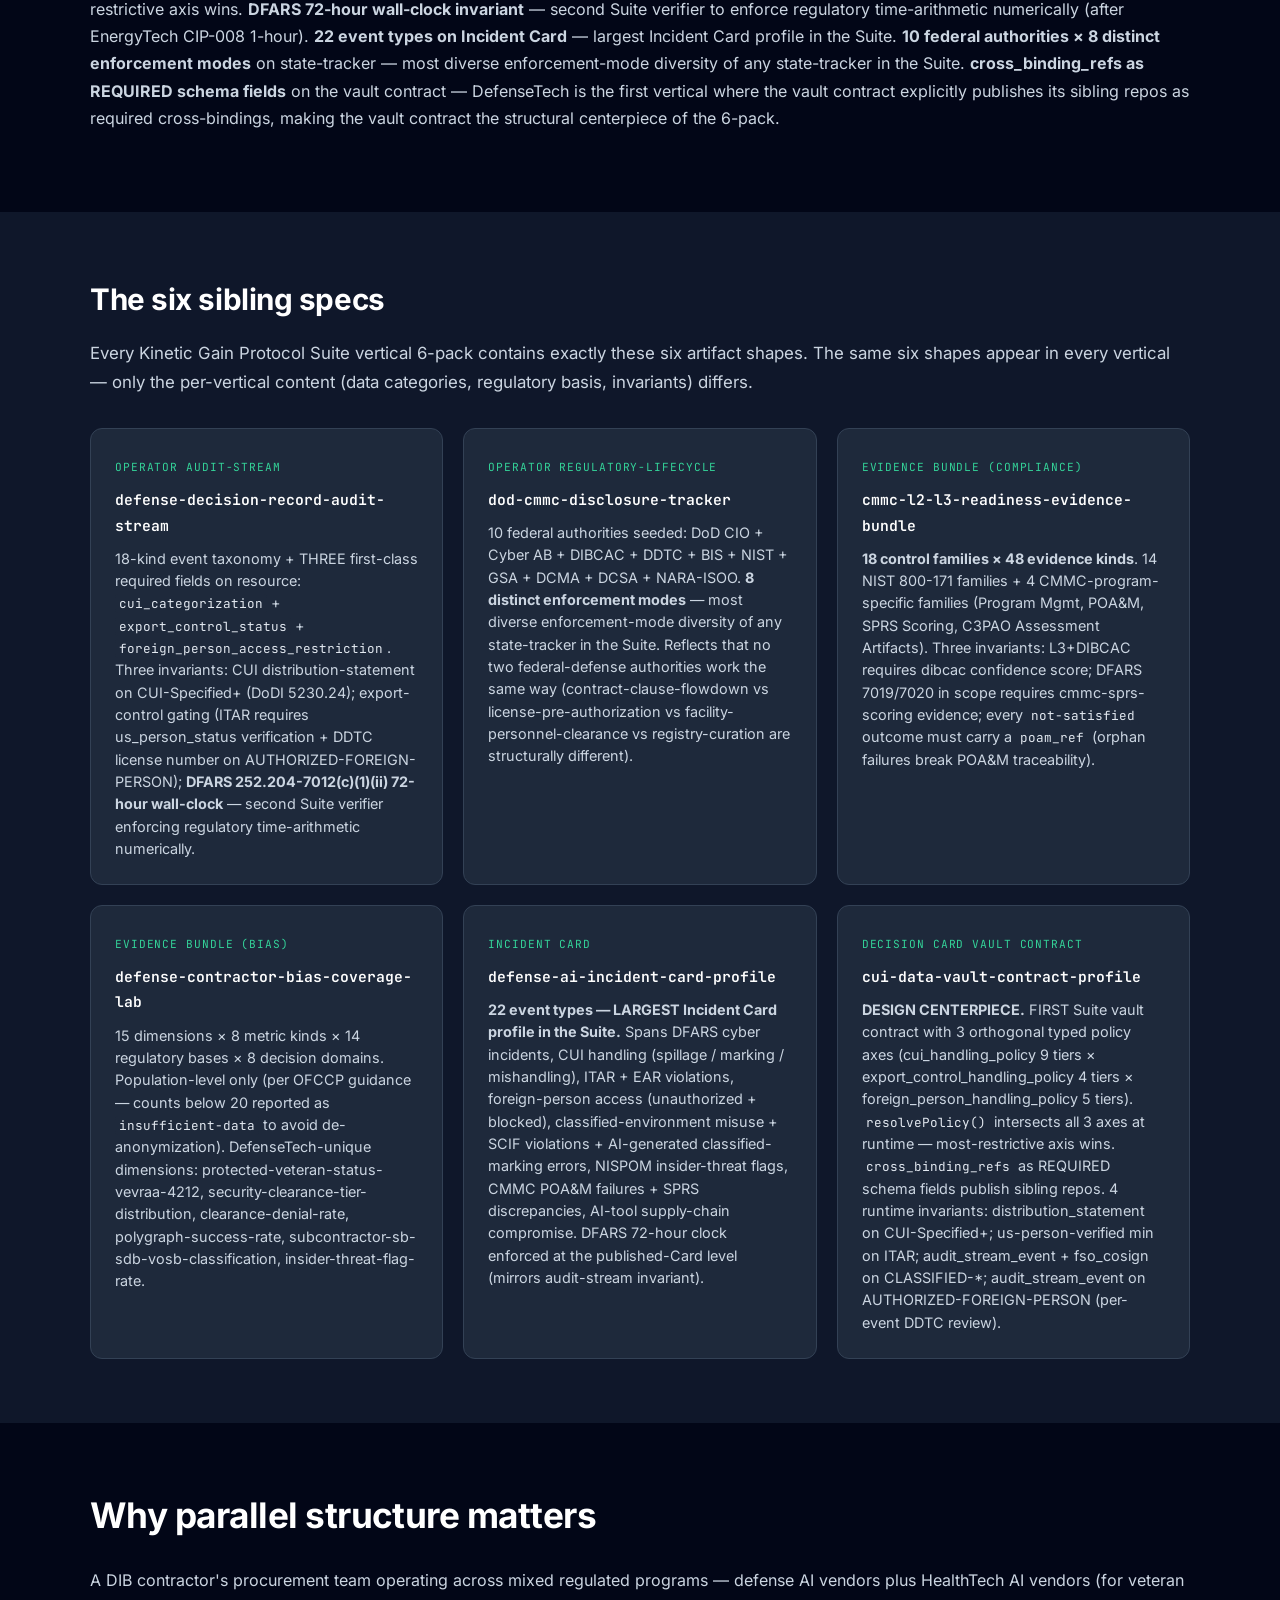
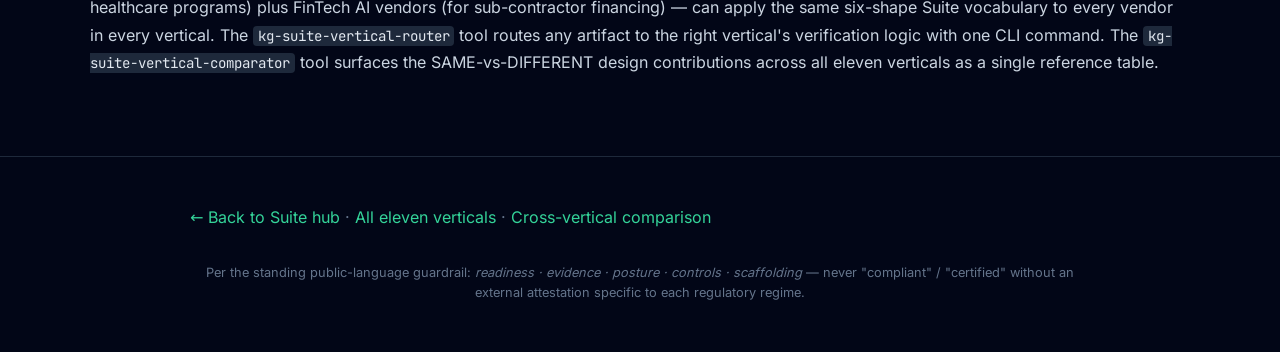
<file: verticals/defensetech/index.html>
<!doctype html>
<html lang="en">
<head>
  <meta charset="utf-8" />
  <meta name="viewport" content="width=device-width, initial-scale=1" />
  <title>DefenseTech / DIB AI Tooling — Kinetic Gain Protocol Suite vertical 6-pack</title>
  <meta name="description" content="DFARS 252.204-7012/7019/7020/7021 + CMMC 2.0 L2/L3 + NIST SP 800-171/172 + ITAR + EAR + EO 13526 + ICD 705 + DoDI 5230.24 + CUI Notice 2020-04 + NISPOM + FAR + False Claims Act. Six sibling spec repos for AI tools in DIB / DoD contractor environments. FIRST Suite vertical with 3-axis vault contract (CUI × export control × foreign-person restriction). Part of the Kinetic Gain Protocol Suite." />
  <meta name="theme-color" content="#10b981" />
  <link rel="canonical" href="https://suite.kineticgain.com/verticals/defensetech/" />
  <meta http-equiv="Content-Security-Policy" content="default-src 'self'; script-src 'self'; style-src 'self' 'unsafe-inline'; font-src 'self' data:; img-src 'self' data: https:; connect-src 'self'; frame-ancestors 'none'; base-uri 'self'; form-action 'self'; object-src 'none'; upgrade-insecure-requests" />
  <meta name="referrer" content="strict-origin-when-cross-origin" />
  <meta property="og:type" content="website" />
  <meta property="og:title" content="DefenseTech / DIB AI Tooling — Kinetic Gain Protocol Suite vertical 6-pack" />
  <meta property="og:description" content="DFARS + CMMC + NIST 800-171/172 + ITAR + EAR + NISPOM + DoDI 5230.24. Six sibling spec repos. FIRST Suite vertical with 3-axis vault contract: CUI tier × export-control × foreign-person restriction." />
  <meta property="og:url" content="https://suite.kineticgain.com/verticals/defensetech/" />
  <link rel="stylesheet" href="/assets/fonts.css" />
  <link rel="stylesheet" href="/style.css" />
  <link rel="stylesheet" href="/verticals/vertical.css" />
  <link rel="icon" href="/favicon.svg" type="image/svg+xml" />
</head>
<body class="vertical-page">
<header class="nav">
  <div class="nav-inner">
    <a class="brand" href="/">
      <span class="brand-mark">KG</span>
      <span class="brand-text">
        <strong>Kinetic Gain Protocol Suite</strong>
        <small>OPEN AI GOVERNANCE SPECS</small>
      </span>
    </a>
    <nav class="nav-links">
      <a href="/#suite">Specs</a>
      <a href="/verticals/">Verticals</a>
      <a href="/#audit-stream">Audit stream</a>
      <a class="cta" href="https://github.com/mizcausevic-dev/kinetic-gain-protocol-suite">GitHub</a>
    </nav>
  </div>
</header>
<section class="hero vertical-hero">
  <div class="hero-inner">
    <span class="pill">DefenseTech vertical 6-pack — 10th vertical</span>
    <h1>DefenseTech / DIB AI Tooling<br /><em>6 sibling specs · 1 canonical shape per artifact</em></h1>
    <p class="lede">Six sibling specs for AI tools used by Defense Industrial Base (DIB) prime + sub contractors, federally-funded research and development centers, defense-systems integrators, and AI vendors providing tools that touch CUI / classified / ITAR-controlled technical data. Distinct from sibling verticals: DefenseTech is the first Suite vertical with a <strong>3-axis vault contract</strong> — CUI categorization × export-control status × foreign-person access restriction, all REQUIRED on every audit event and intersected at runtime by <code>resolvePolicy()</code>. <strong>Second Suite vertical with a numeric regulatory wall-clock invariant</strong> (DFARS 252.204-7012(c)(1)(ii) 72-hour cyber incident reporting; after EnergyTech CIP-008 1-hour). The Suite vertical 6-pack a DIB contractor's Chief Information Security Officer + Facility Security Officer + CMMC Compliance Lead + Empowered Official (ITAR) + DCMA contracting officer + DDTC + BIS + DCSA + NARA-ISOO need.</p>
    <div class="hero-cta">
      <a class="btn btn-primary" href="#repos">See the 6 repos</a>
      <a class="btn btn-secondary" href="/verticals/">All eleven verticals →</a>
    </div>
  </div>
</section>

<section class="block-dark">
  <div class="block-inner">
    <h2>Regulatory floor</h2>
    <p class="block-lede">DFARS 252.204-7012 (CDI safeguarding + 72-hour cyber incident reporting via dibnet.dod.mil) · DFARS 252.204-7019 / 7020 (NIST 800-171 self-assessment + SPRS submission) · DFARS 252.204-7021 (CMMC certification — becoming sole-source-disqualifying in 2026) · CMMC 2.0 L1/L2/L3 (32 CFR 170) · NIST SP 800-171 r2 + NIST SP 800-172 enhanced security requirements · ITAR 22 CFR 120-130 (DDTC USML licensing + defense services + deemed export) · EAR 15 CFR 730-774 (BIS CCL + Entity List + EAR-99 + deemed export 22 CFR 120.50) · E.O. 13526 Classified National Security Information + ICD 705 SCIF standards · DoDI 5230.24 Distribution Statements (letters A–F + X) · CUI Notice 2020-04 (CUI Registry implementation) · NISPOM 32 CFR 117 + Conforming Change 2 (Insider Threat Program) · FAR 52.204-21 (basic safeguarding) · False Claims Act 31 USC 3729 (post-Aerojet Rocketdyne settlement — false 7019/7020 self-assessment carries treble-damages exposure)</p>

    <h3 class="subhead">Canonical example anchored throughout the 6-pack</h3>
    <ul class="canonical-list">
      <li><strong>Buyer:</strong> Stratos Aerospace — DIB Tier 2 defense contractor (CAGE-coded prime sub, representative of an Aerospace + Defense supplier)</li>
      <li><strong>Vendor / AI system:</strong> VendorD GuardianAI v3.x — defense-domain AI tool (RFP analytics + technical-data-package screening + CUI handling)</li>
    </ul>

    <h3 class="subhead">Key design innovations vs sibling-vertical equivalents</h3>
    <p><strong>3-axis design — first in the Suite.</strong> Three independent typed fields on every audit event: <code>cui_categorization</code> (9 tiers PUBLIC → SCI) + <code>export_control_status</code> (NOT-CONTROLLED / EAR-99 / EAR-CCL / ITAR) + <code>foreign_person_access_restriction</code> (US-PERSON-ONLY / AUTHORIZED-FOREIGN-PERSON / FIVE-EYES / NATO-PLUS / NO-RESTRICTION). LegalTech is 1-axis (privilege_tier), EnergyTech is 2-axis (bes_categorization + ot_it_boundary), every other vertical is 1-axis equivalent. <strong>Defense regulators don't compose</strong> — DDTC, DoD CIO, and foreign-person verification each enforce independently. The vault contract's <code>resolvePolicy()</code> intersects all three axes at runtime; the most-restrictive axis wins. <strong>DFARS 72-hour wall-clock invariant</strong> — second Suite verifier to enforce regulatory time-arithmetic numerically (after EnergyTech CIP-008 1-hour). <strong>22 event types on Incident Card</strong> — largest Incident Card profile in the Suite. <strong>10 federal authorities × 8 distinct enforcement modes</strong> on state-tracker — most diverse enforcement-mode diversity of any state-tracker in the Suite. <strong>cross_binding_refs as REQUIRED schema fields</strong> on the vault contract — DefenseTech is the first vertical where the vault contract explicitly publishes its sibling repos as required cross-bindings, making the vault contract the structural centerpiece of the 6-pack.</p>
  </div>
</section>

<section id="repos" class="block">
  <div class="block-inner">
    <h2>The six sibling specs</h2>
    <p class="block-lede">Every Kinetic Gain Protocol Suite vertical 6-pack contains exactly these six artifact shapes. The same six shapes appear in every vertical — only the per-vertical content (data categories, regulatory basis, invariants) differs.</p>
    <div class="repo-grid">

    <article class="repo-card">
      <span class="repo-shape">Operator audit-stream</span>
      <h3><a href="https://github.com/mizcausevic-dev/defense-decision-record-audit-stream"><code>defense-decision-record-audit-stream</code></a></h3>
      <p>18-kind event taxonomy + THREE first-class required fields on resource: <code>cui_categorization</code> + <code>export_control_status</code> + <code>foreign_person_access_restriction</code>. Three invariants: CUI distribution-statement on CUI-Specified+ (DoDI 5230.24); export-control gating (ITAR requires us_person_status verification + DDTC license number on AUTHORIZED-FOREIGN-PERSON); <strong>DFARS 252.204-7012(c)(1)(ii) 72-hour wall-clock</strong> — second Suite verifier enforcing regulatory time-arithmetic numerically.</p>
    </article>
    <article class="repo-card">
      <span class="repo-shape">Operator regulatory-lifecycle</span>
      <h3><a href="https://github.com/mizcausevic-dev/dod-cmmc-disclosure-tracker"><code>dod-cmmc-disclosure-tracker</code></a></h3>
      <p>10 federal authorities seeded: DoD CIO + Cyber AB + DIBCAC + DDTC + BIS + NIST + GSA + DCMA + DCSA + NARA-ISOO. <strong>8 distinct enforcement modes</strong> — most diverse enforcement-mode diversity of any state-tracker in the Suite. Reflects that no two federal-defense authorities work the same way (contract-clause-flowdown vs license-pre-authorization vs facility-personnel-clearance vs registry-curation are structurally different).</p>
    </article>
    <article class="repo-card">
      <span class="repo-shape">Evidence Bundle (compliance)</span>
      <h3><a href="https://github.com/mizcausevic-dev/cmmc-l2-l3-readiness-evidence-bundle"><code>cmmc-l2-l3-readiness-evidence-bundle</code></a></h3>
      <p><strong>18 control families × 48 evidence kinds</strong>. 14 NIST 800-171 families + 4 CMMC-program-specific families (Program Mgmt, POA&amp;M, SPRS Scoring, C3PAO Assessment Artifacts). Three invariants: L3+DIBCAC requires dibcac confidence score; DFARS 7019/7020 in scope requires cmmc-sprs-scoring evidence; every <code>not-satisfied</code> outcome must carry a <code>poam_ref</code> (orphan failures break POA&amp;M traceability).</p>
    </article>
    <article class="repo-card">
      <span class="repo-shape">Evidence Bundle (bias)</span>
      <h3><a href="https://github.com/mizcausevic-dev/defense-contractor-bias-coverage-lab"><code>defense-contractor-bias-coverage-lab</code></a></h3>
      <p>15 dimensions × 8 metric kinds × 14 regulatory bases × 8 decision domains. Population-level only (per OFCCP guidance — counts below 20 reported as <code>insufficient-data</code> to avoid de-anonymization). DefenseTech-unique dimensions: protected-veteran-status-vevraa-4212, security-clearance-tier-distribution, clearance-denial-rate, polygraph-success-rate, subcontractor-sb-sdb-vosb-classification, insider-threat-flag-rate.</p>
    </article>
    <article class="repo-card">
      <span class="repo-shape">Incident Card</span>
      <h3><a href="https://github.com/mizcausevic-dev/defense-ai-incident-card-profile"><code>defense-ai-incident-card-profile</code></a></h3>
      <p><strong>22 event types — LARGEST Incident Card profile in the Suite.</strong> Spans DFARS cyber incidents, CUI handling (spillage / marking / mishandling), ITAR + EAR violations, foreign-person access (unauthorized + blocked), classified-environment misuse + SCIF violations + AI-generated classified-marking errors, NISPOM insider-threat flags, CMMC POA&amp;M failures + SPRS discrepancies, AI-tool supply-chain compromise. DFARS 72-hour clock enforced at the published-Card level (mirrors audit-stream invariant).</p>
    </article>
    <article class="repo-card">
      <span class="repo-shape">Decision Card vault contract</span>
      <h3><a href="https://github.com/mizcausevic-dev/cui-data-vault-contract-profile"><code>cui-data-vault-contract-profile</code></a></h3>
      <p><strong>DESIGN CENTERPIECE.</strong> FIRST Suite vault contract with 3 orthogonal typed policy axes (cui_handling_policy 9 tiers × export_control_handling_policy 4 tiers × foreign_person_handling_policy 5 tiers). <code>resolvePolicy()</code> intersects all 3 axes at runtime — most-restrictive axis wins. <code>cross_binding_refs</code> as REQUIRED schema fields publish sibling repos. 4 runtime invariants: distribution_statement on CUI-Specified+; us-person-verified min on ITAR; audit_stream_event + fso_cosign on CLASSIFIED-*; audit_stream_event on AUTHORIZED-FOREIGN-PERSON (per-event DDTC review).</p>
    </article>
    </div>
  </div>
</section>

<section class="block-dark">
  <div class="block-inner">
    <h2>Why parallel structure matters</h2>
    <p>A DIB contractor's procurement team operating across mixed regulated programs — defense AI vendors plus HealthTech AI vendors (for veteran healthcare programs) plus FinTech AI vendors (for sub-contractor financing) — can apply the same six-shape Suite vocabulary to every vendor in every vertical. The <a href="https://github.com/mizcausevic-dev/kg-suite-vertical-router"><code>kg-suite-vertical-router</code></a> tool routes any artifact to the right vertical&#39;s verification logic with one CLI command. The <a href="https://github.com/mizcausevic-dev/kg-suite-vertical-comparator"><code>kg-suite-vertical-comparator</code></a> tool surfaces the SAME-vs-DIFFERENT design contributions across all eleven verticals as a single reference table.</p>
  </div>
</section>

<footer class="footer">
  <div class="footer-inner">
    <p><a href="/">← Back to Suite hub</a> · <a href="/verticals/">All eleven verticals</a> · <a href="https://github.com/mizcausevic-dev/kg-suite-vertical-comparator/blob/main/docs/CROSS-VERTICAL-COMPARISON.md">Cross-vertical comparison</a></p>
    <p class="footer-fineprint">Per the standing public-language guardrail: <em>readiness · evidence · posture · controls · scaffolding</em> — never &quot;compliant&quot; / &quot;certified&quot; without an external attestation specific to each regulatory regime.</p>
  </div>
</footer>
</body>
</html>
</file>
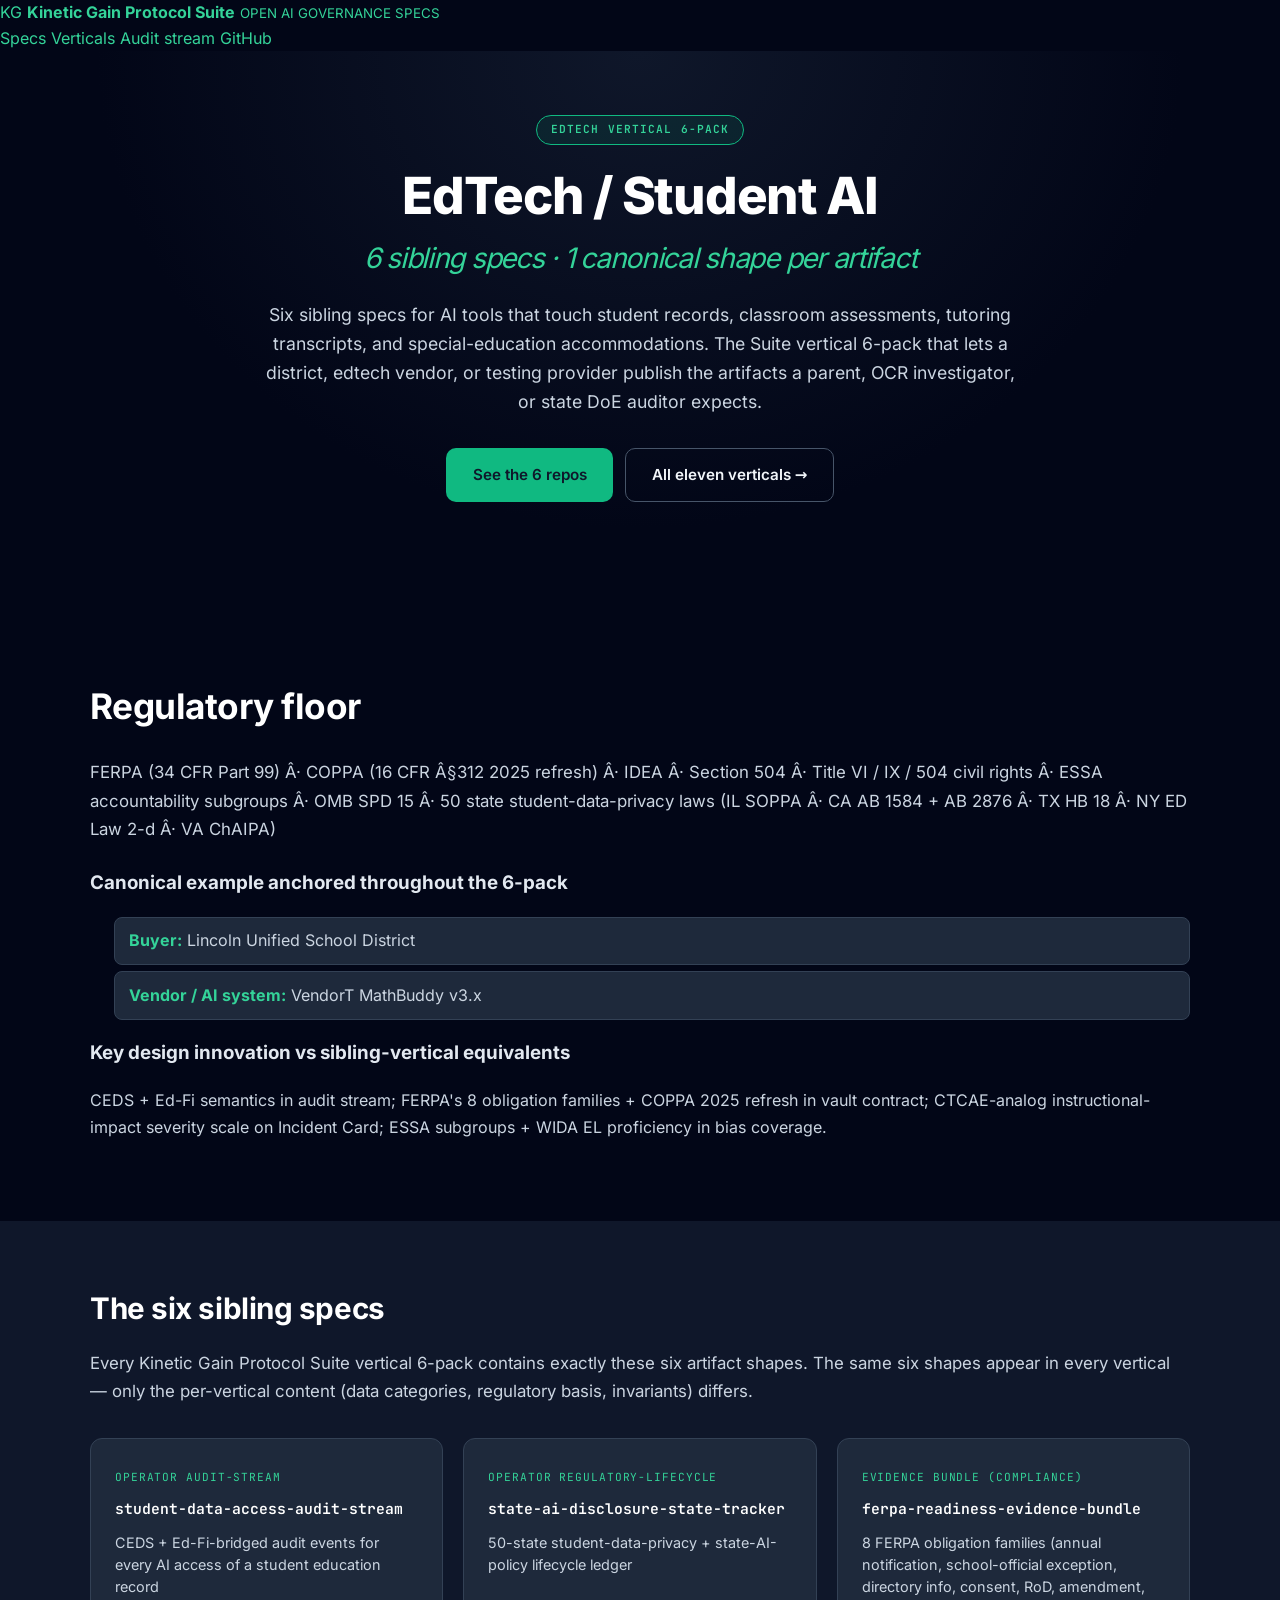
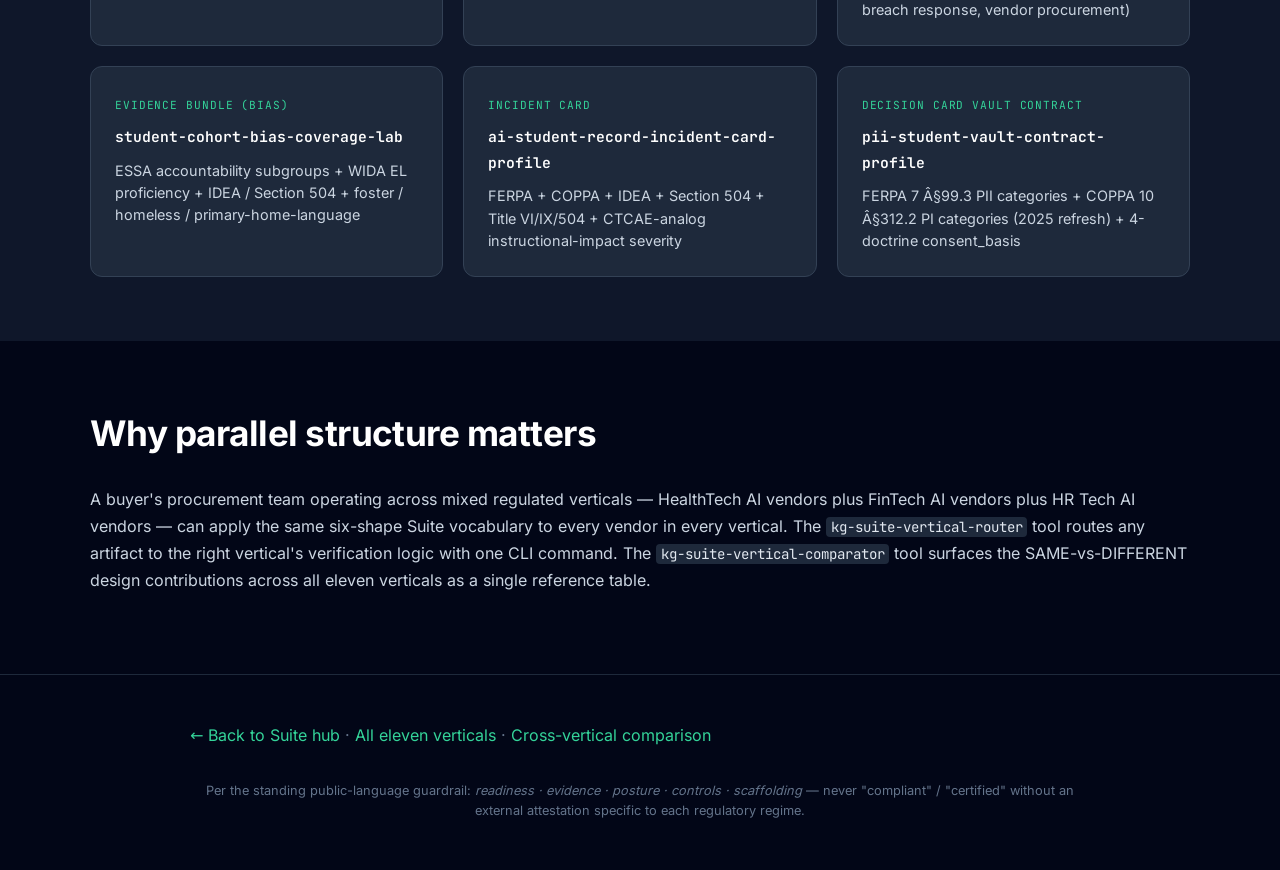
<file: verticals/edtech/index.html>
<!doctype html>
<html lang="en">
<head>
  <meta charset="utf-8" />
  <meta name="viewport" content="width=device-width, initial-scale=1" />
  <title>EdTech / Student AI — Kinetic Gain Protocol Suite vertical 6-pack</title>
  <meta name="description" content="FERPA + COPPA + IDEA / Section 504 + ESSA + 50 state student-data-privacy regimes. Six sibling spec repos for AI tools in EdTech. Decision Card vault contract · Incident Card · Evidence Bundle (compliance) · Evidence Bundle (bias) · Operator audit-stream · Operator regulatory-lifecycle tracker. Part of the Kinetic Gain Protocol Suite." />
  <meta name="theme-color" content="#10b981" />
  <link rel="canonical" href="https://suite.kineticgain.com/verticals/edtech/" />
  <meta http-equiv="Content-Security-Policy" content="default-src 'self'; script-src 'self'; style-src 'self' 'unsafe-inline'; font-src 'self' data:; img-src 'self' data: https:; connect-src 'self'; frame-ancestors 'none'; base-uri 'self'; form-action 'self'; object-src 'none'; upgrade-insecure-requests" />
  <meta name="referrer" content="strict-origin-when-cross-origin" />
  <meta property="og:type" content="website" />
  <meta property="og:title" content="EdTech / Student AI — Kinetic Gain Protocol Suite vertical 6-pack" />
  <meta property="og:description" content="FERPA + COPPA + IDEA / Section 504 + ESSA + 50 state student-data-privacy regimes. Six sibling spec repos for AI tools in EdTech. Decision Card vault contract · Incident Card · Evidence Bundle (compliance) · Evidence Bundle (bias) · Operator audit-stream · Operator regulatory-lifecycle tracker. Part of the Kinetic Gain Protocol Suite." />
  <meta property="og:url" content="https://suite.kineticgain.com/verticals/edtech/" />
  <link rel="stylesheet" href="/assets/fonts.css" />
  <link rel="stylesheet" href="/style.css" />
  <link rel="stylesheet" href="/verticals/vertical.css" />
  <link rel="icon" href="/favicon.svg" type="image/svg+xml" />
</head>
<body class="vertical-page">
<header class="nav">
  <div class="nav-inner">
    <a class="brand" href="/">
      <span class="brand-mark">KG</span>
      <span class="brand-text">
        <strong>Kinetic Gain Protocol Suite</strong>
        <small>OPEN AI GOVERNANCE SPECS</small>
      </span>
    </a>
    <nav class="nav-links">
      <a href="/#suite">Specs</a>
      <a href="/verticals/">Verticals</a>
      <a href="/#audit-stream">Audit stream</a>
      <a class="cta" href="https://github.com/mizcausevic-dev/kinetic-gain-protocol-suite">GitHub</a>
    </nav>
  </div>
</header>
<section class="hero vertical-hero">
  <div class="hero-inner">
    <span class="pill">EdTech vertical 6-pack</span>
    <h1>EdTech / Student AI<br /><em>6 sibling specs · 1 canonical shape per artifact</em></h1>
    <p class="lede">Six sibling specs for AI tools that touch student records, classroom assessments, tutoring transcripts, and special-education accommodations. The Suite vertical 6-pack that lets a district, edtech vendor, or testing provider publish the artifacts a parent, OCR investigator, or state DoE auditor expects.</p>
    <div class="hero-cta">
      <a class="btn btn-primary" href="#repos">See the 6 repos</a>
      <a class="btn btn-secondary" href="/verticals/">All eleven verticals →</a>
    </div>
  </div>
</section>

<section class="block-dark">
  <div class="block-inner">
    <h2>Regulatory floor</h2>
    <p class="block-lede">FERPA (34 CFR Part 99) Â· COPPA (16 CFR Â§312 2025 refresh) Â· IDEA Â· Section 504 Â· Title VI / IX / 504 civil rights Â· ESSA accountability subgroups Â· OMB SPD 15 Â· 50 state student-data-privacy laws (IL SOPPA Â· CA AB 1584 + AB 2876 Â· TX HB 18 Â· NY ED Law 2-d Â· VA ChAIPA)</p>

    <h3 class="subhead">Canonical example anchored throughout the 6-pack</h3>
    <ul class="canonical-list">
      <li><strong>Buyer:</strong> Lincoln Unified School District</li>
      <li><strong>Vendor / AI system:</strong> VendorT MathBuddy v3.x</li>
    </ul>

    <h3 class="subhead">Key design innovation vs sibling-vertical equivalents</h3>
    <p>CEDS + Ed-Fi semantics in audit stream; FERPA&#39;s 8 obligation families + COPPA 2025 refresh in vault contract; CTCAE-analog instructional-impact severity scale on Incident Card; ESSA subgroups + WIDA EL proficiency in bias coverage.</p>
  </div>
</section>

<section id="repos" class="block">
  <div class="block-inner">
    <h2>The six sibling specs</h2>
    <p class="block-lede">Every Kinetic Gain Protocol Suite vertical 6-pack contains exactly these six artifact shapes. The same six shapes appear in every vertical — only the per-vertical content (data categories, regulatory basis, invariants) differs.</p>
    <div class="repo-grid">
      
    <article class="repo-card">
      <span class="repo-shape">Operator audit-stream</span>
      <h3><a href="https://github.com/mizcausevic-dev/student-data-access-audit-stream"><code>student-data-access-audit-stream</code></a></h3>
      <p>CEDS + Ed-Fi-bridged audit events for every AI access of a student education record</p>
    </article>
    <article class="repo-card">
      <span class="repo-shape">Operator regulatory-lifecycle</span>
      <h3><a href="https://github.com/mizcausevic-dev/state-ai-disclosure-state-tracker"><code>state-ai-disclosure-state-tracker</code></a></h3>
      <p>50-state student-data-privacy + state-AI-policy lifecycle ledger</p>
    </article>
    <article class="repo-card">
      <span class="repo-shape">Evidence Bundle (compliance)</span>
      <h3><a href="https://github.com/mizcausevic-dev/ferpa-readiness-evidence-bundle"><code>ferpa-readiness-evidence-bundle</code></a></h3>
      <p>8 FERPA obligation families (annual notification, school-official exception, directory info, consent, RoD, amendment, breach response, vendor procurement)</p>
    </article>
    <article class="repo-card">
      <span class="repo-shape">Evidence Bundle (bias)</span>
      <h3><a href="https://github.com/mizcausevic-dev/student-cohort-bias-coverage-lab"><code>student-cohort-bias-coverage-lab</code></a></h3>
      <p>ESSA accountability subgroups + WIDA EL proficiency + IDEA / Section 504 + foster / homeless / primary-home-language</p>
    </article>
    <article class="repo-card">
      <span class="repo-shape">Incident Card</span>
      <h3><a href="https://github.com/mizcausevic-dev/ai-student-record-incident-card-profile"><code>ai-student-record-incident-card-profile</code></a></h3>
      <p>FERPA + COPPA + IDEA + Section 504 + Title VI/IX/504 + CTCAE-analog instructional-impact severity</p>
    </article>
    <article class="repo-card">
      <span class="repo-shape">Decision Card vault contract</span>
      <h3><a href="https://github.com/mizcausevic-dev/pii-student-vault-contract-profile"><code>pii-student-vault-contract-profile</code></a></h3>
      <p>FERPA 7 Â§99.3 PII categories + COPPA 10 Â§312.2 PI categories (2025 refresh) + 4-doctrine consent_basis</p>
    </article>
    </div>
  </div>
</section>

<section class="block-dark">
  <div class="block-inner">
    <h2>Why parallel structure matters</h2>
    <p>A buyer's procurement team operating across mixed regulated verticals — HealthTech AI vendors plus FinTech AI vendors plus HR Tech AI vendors — can apply the same six-shape Suite vocabulary to every vendor in every vertical. The <a href="https://github.com/mizcausevic-dev/kg-suite-vertical-router"><code>kg-suite-vertical-router</code></a> tool routes any artifact to the right vertical's verification logic with one CLI command. The <a href="https://github.com/mizcausevic-dev/kg-suite-vertical-comparator"><code>kg-suite-vertical-comparator</code></a> tool surfaces the SAME-vs-DIFFERENT design contributions across all eleven verticals as a single reference table.</p>
  </div>
</section>

<footer class="footer">
  <div class="footer-inner">
    <p><a href="/">← Back to Suite hub</a> · <a href="/verticals/">All eleven verticals</a> · <a href="https://github.com/mizcausevic-dev/kg-suite-vertical-comparator/blob/main/docs/CROSS-VERTICAL-COMPARISON.md">Cross-vertical comparison</a></p>
    <p class="footer-fineprint">Per the standing public-language guardrail: <em>readiness · evidence · posture · controls · scaffolding</em> — never "compliant" / "certified" without an external attestation specific to each regulatory regime.</p>
  </div>
</footer>
</body>
</html>
</file>
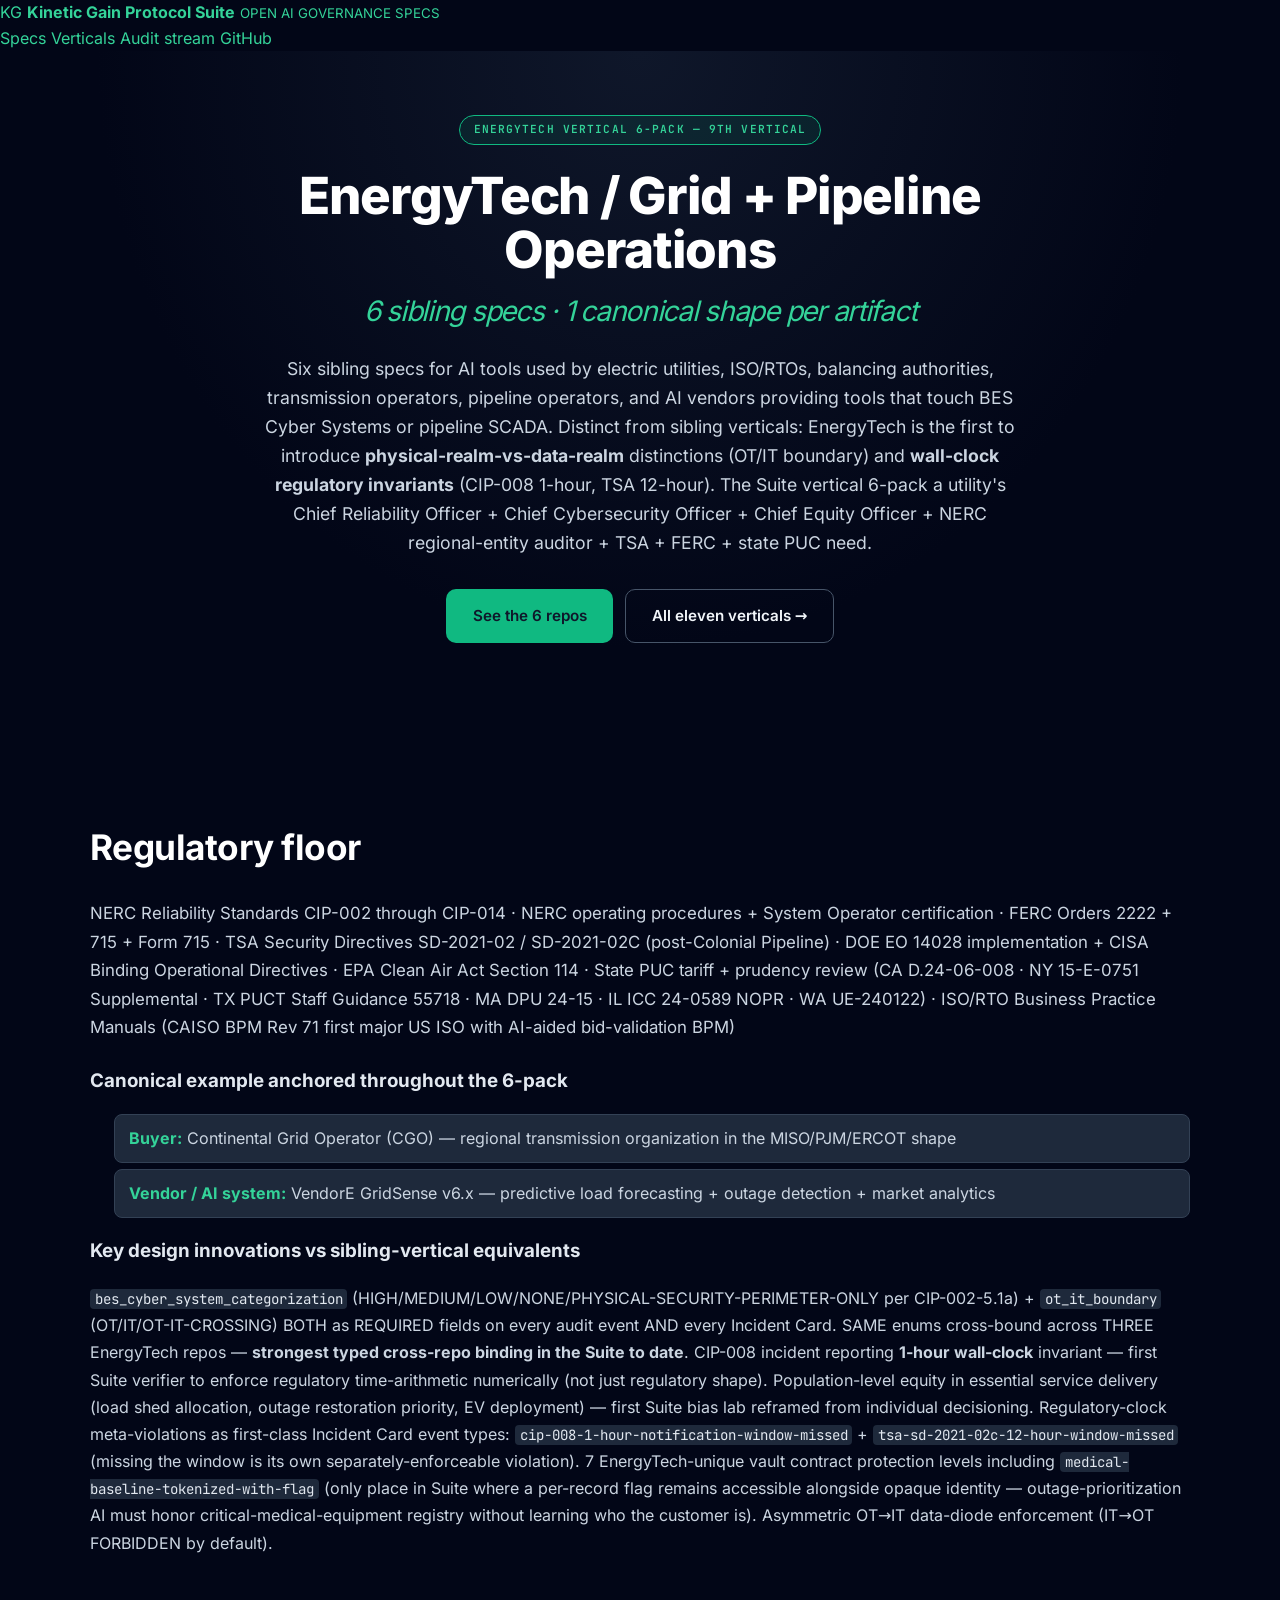
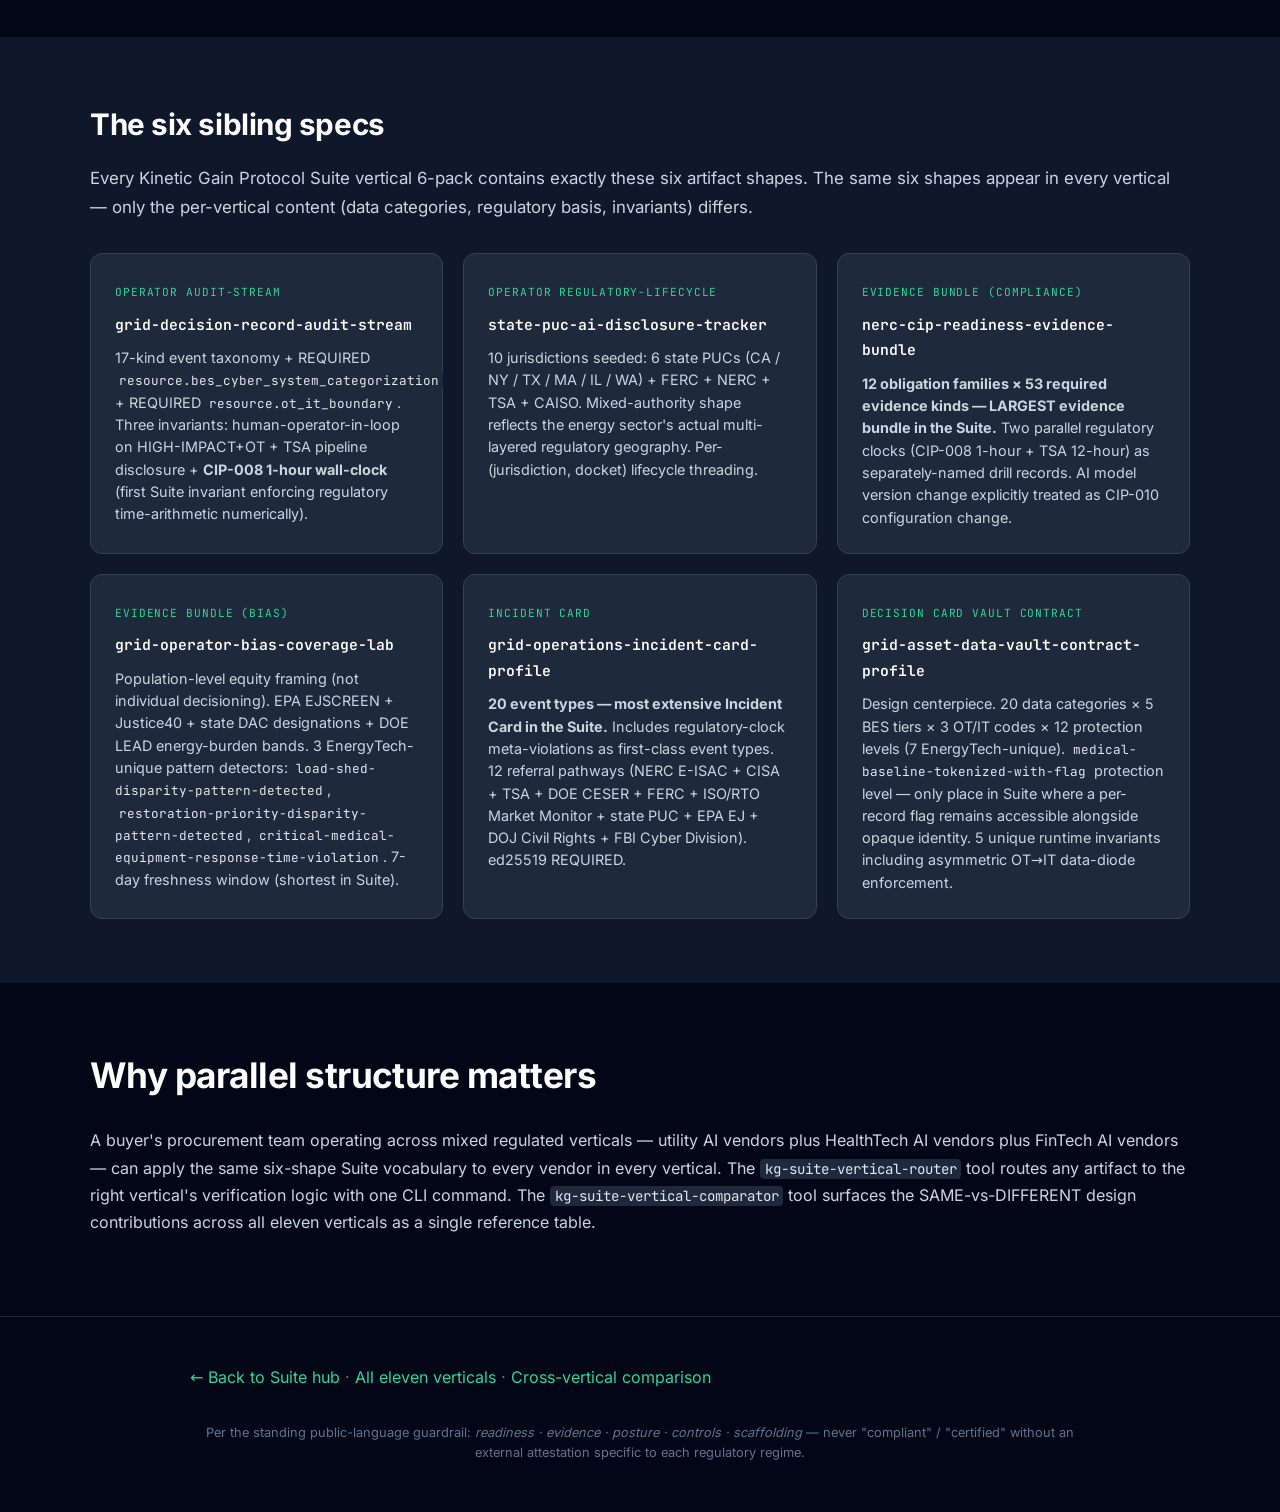
<file: verticals/energytech/index.html>
<!doctype html>
<html lang="en">
<head>
  <meta charset="utf-8" />
  <meta name="viewport" content="width=device-width, initial-scale=1" />
  <title>EnergyTech / Grid + Pipeline Operations — Kinetic Gain Protocol Suite vertical 6-pack</title>
  <meta name="description" content="NERC CIP-002 through CIP-014 + TSA SD-2021-02C + DOE EO 14028 + FERC Order 2222 + state PUC orders. Six sibling spec repos for AI tools in grid + pipeline operations. bes_cyber_system_categorization + ot_it_boundary cross-bound across 3 repos. First Suite vertical with regulatory-clock invariants. Part of the Kinetic Gain Protocol Suite." />
  <meta name="theme-color" content="#10b981" />
  <link rel="canonical" href="https://suite.kineticgain.com/verticals/energytech/" />
  <meta http-equiv="Content-Security-Policy" content="default-src 'self'; script-src 'self'; style-src 'self' 'unsafe-inline'; font-src 'self' data:; img-src 'self' data: https:; connect-src 'self'; frame-ancestors 'none'; base-uri 'self'; form-action 'self'; object-src 'none'; upgrade-insecure-requests" />
  <meta name="referrer" content="strict-origin-when-cross-origin" />
  <meta property="og:type" content="website" />
  <meta property="og:title" content="EnergyTech / Grid + Pipeline Operations — Kinetic Gain Protocol Suite vertical 6-pack" />
  <meta property="og:description" content="NERC CIP + TSA + DOE + FERC + state PUC. Six sibling spec repos for AI tools in grid + pipeline operations. bes_cyber_system_categorization + ot_it_boundary cross-bound across 3 repos. First Suite vertical with regulatory-clock invariants." />
  <meta property="og:url" content="https://suite.kineticgain.com/verticals/energytech/" />
  <link rel="stylesheet" href="/assets/fonts.css" />
  <link rel="stylesheet" href="/style.css" />
  <link rel="stylesheet" href="/verticals/vertical.css" />
  <link rel="icon" href="/favicon.svg" type="image/svg+xml" />
</head>
<body class="vertical-page">
<header class="nav">
  <div class="nav-inner">
    <a class="brand" href="/">
      <span class="brand-mark">KG</span>
      <span class="brand-text">
        <strong>Kinetic Gain Protocol Suite</strong>
        <small>OPEN AI GOVERNANCE SPECS</small>
      </span>
    </a>
    <nav class="nav-links">
      <a href="/#suite">Specs</a>
      <a href="/verticals/">Verticals</a>
      <a href="/#audit-stream">Audit stream</a>
      <a class="cta" href="https://github.com/mizcausevic-dev/kinetic-gain-protocol-suite">GitHub</a>
    </nav>
  </div>
</header>
<section class="hero vertical-hero">
  <div class="hero-inner">
    <span class="pill">EnergyTech vertical 6-pack — 9th vertical</span>
    <h1>EnergyTech / Grid + Pipeline Operations<br /><em>6 sibling specs · 1 canonical shape per artifact</em></h1>
    <p class="lede">Six sibling specs for AI tools used by electric utilities, ISO/RTOs, balancing authorities, transmission operators, pipeline operators, and AI vendors providing tools that touch BES Cyber Systems or pipeline SCADA. Distinct from sibling verticals: EnergyTech is the first to introduce <strong>physical-realm-vs-data-realm</strong> distinctions (OT/IT boundary) and <strong>wall-clock regulatory invariants</strong> (CIP-008 1-hour, TSA 12-hour). The Suite vertical 6-pack a utility&#39;s Chief Reliability Officer + Chief Cybersecurity Officer + Chief Equity Officer + NERC regional-entity auditor + TSA + FERC + state PUC need.</p>
    <div class="hero-cta">
      <a class="btn btn-primary" href="#repos">See the 6 repos</a>
      <a class="btn btn-secondary" href="/verticals/">All eleven verticals →</a>
    </div>
  </div>
</section>

<section class="block-dark">
  <div class="block-inner">
    <h2>Regulatory floor</h2>
    <p class="block-lede">NERC Reliability Standards CIP-002 through CIP-014 · NERC operating procedures + System Operator certification · FERC Orders 2222 + 715 + Form 715 · TSA Security Directives SD-2021-02 / SD-2021-02C (post-Colonial Pipeline) · DOE EO 14028 implementation + CISA Binding Operational Directives · EPA Clean Air Act Section 114 · State PUC tariff + prudency review (CA D.24-06-008 · NY 15-E-0751 Supplemental · TX PUCT Staff Guidance 55718 · MA DPU 24-15 · IL ICC 24-0589 NOPR · WA UE-240122) · ISO/RTO Business Practice Manuals (CAISO BPM Rev 71 first major US ISO with AI-aided bid-validation BPM)</p>

    <h3 class="subhead">Canonical example anchored throughout the 6-pack</h3>
    <ul class="canonical-list">
      <li><strong>Buyer:</strong> Continental Grid Operator (CGO) — regional transmission organization in the MISO/PJM/ERCOT shape</li>
      <li><strong>Vendor / AI system:</strong> VendorE GridSense v6.x — predictive load forecasting + outage detection + market analytics</li>
    </ul>

    <h3 class="subhead">Key design innovations vs sibling-vertical equivalents</h3>
    <p><code>bes_cyber_system_categorization</code> (HIGH/MEDIUM/LOW/NONE/PHYSICAL-SECURITY-PERIMETER-ONLY per CIP-002-5.1a) + <code>ot_it_boundary</code> (OT/IT/OT-IT-CROSSING) BOTH as REQUIRED fields on every audit event AND every Incident Card. SAME enums cross-bound across THREE EnergyTech repos — <strong>strongest typed cross-repo binding in the Suite to date</strong>. CIP-008 incident reporting <strong>1-hour wall-clock</strong> invariant — first Suite verifier to enforce regulatory time-arithmetic numerically (not just regulatory shape). Population-level equity in essential service delivery (load shed allocation, outage restoration priority, EV deployment) — first Suite bias lab reframed from individual decisioning. Regulatory-clock meta-violations as first-class Incident Card event types: <code>cip-008-1-hour-notification-window-missed</code> + <code>tsa-sd-2021-02c-12-hour-window-missed</code> (missing the window is its own separately-enforceable violation). 7 EnergyTech-unique vault contract protection levels including <code>medical-baseline-tokenized-with-flag</code> (only place in Suite where a per-record flag remains accessible alongside opaque identity — outage-prioritization AI must honor critical-medical-equipment registry without learning who the customer is). Asymmetric OT→IT data-diode enforcement (IT→OT FORBIDDEN by default).</p>
  </div>
</section>

<section id="repos" class="block">
  <div class="block-inner">
    <h2>The six sibling specs</h2>
    <p class="block-lede">Every Kinetic Gain Protocol Suite vertical 6-pack contains exactly these six artifact shapes. The same six shapes appear in every vertical — only the per-vertical content (data categories, regulatory basis, invariants) differs.</p>
    <div class="repo-grid">

    <article class="repo-card">
      <span class="repo-shape">Operator audit-stream</span>
      <h3><a href="https://github.com/mizcausevic-dev/grid-decision-record-audit-stream"><code>grid-decision-record-audit-stream</code></a></h3>
      <p>17-kind event taxonomy + REQUIRED <code>resource.bes_cyber_system_categorization</code> + REQUIRED <code>resource.ot_it_boundary</code>. Three invariants: human-operator-in-loop on HIGH-IMPACT+OT + TSA pipeline disclosure + <strong>CIP-008 1-hour wall-clock</strong> (first Suite invariant enforcing regulatory time-arithmetic numerically).</p>
    </article>
    <article class="repo-card">
      <span class="repo-shape">Operator regulatory-lifecycle</span>
      <h3><a href="https://github.com/mizcausevic-dev/state-puc-ai-disclosure-tracker"><code>state-puc-ai-disclosure-tracker</code></a></h3>
      <p>10 jurisdictions seeded: 6 state PUCs (CA / NY / TX / MA / IL / WA) + FERC + NERC + TSA + CAISO. Mixed-authority shape reflects the energy sector's actual multi-layered regulatory geography. Per-(jurisdiction, docket) lifecycle threading.</p>
    </article>
    <article class="repo-card">
      <span class="repo-shape">Evidence Bundle (compliance)</span>
      <h3><a href="https://github.com/mizcausevic-dev/nerc-cip-readiness-evidence-bundle"><code>nerc-cip-readiness-evidence-bundle</code></a></h3>
      <p><strong>12 obligation families × 53 required evidence kinds — LARGEST evidence bundle in the Suite.</strong> Two parallel regulatory clocks (CIP-008 1-hour + TSA 12-hour) as separately-named drill records. AI model version change explicitly treated as CIP-010 configuration change.</p>
    </article>
    <article class="repo-card">
      <span class="repo-shape">Evidence Bundle (bias)</span>
      <h3><a href="https://github.com/mizcausevic-dev/grid-operator-bias-coverage-lab"><code>grid-operator-bias-coverage-lab</code></a></h3>
      <p>Population-level equity framing (not individual decisioning). EPA EJSCREEN + Justice40 + state DAC designations + DOE LEAD energy-burden bands. 3 EnergyTech-unique pattern detectors: <code>load-shed-disparity-pattern-detected</code>, <code>restoration-priority-disparity-pattern-detected</code>, <code>critical-medical-equipment-response-time-violation</code>. 7-day freshness window (shortest in Suite).</p>
    </article>
    <article class="repo-card">
      <span class="repo-shape">Incident Card</span>
      <h3><a href="https://github.com/mizcausevic-dev/grid-operations-incident-card-profile"><code>grid-operations-incident-card-profile</code></a></h3>
      <p><strong>20 event types — most extensive Incident Card in the Suite.</strong> Includes regulatory-clock meta-violations as first-class event types. 12 referral pathways (NERC E-ISAC + CISA + TSA + DOE CESER + FERC + ISO/RTO Market Monitor + state PUC + EPA EJ + DOJ Civil Rights + FBI Cyber Division). ed25519 REQUIRED.</p>
    </article>
    <article class="repo-card">
      <span class="repo-shape">Decision Card vault contract</span>
      <h3><a href="https://github.com/mizcausevic-dev/grid-asset-data-vault-contract-profile"><code>grid-asset-data-vault-contract-profile</code></a></h3>
      <p>Design centerpiece. 20 data categories × 5 BES tiers × 3 OT/IT codes × 12 protection levels (7 EnergyTech-unique). <code>medical-baseline-tokenized-with-flag</code> protection level — only place in Suite where a per-record flag remains accessible alongside opaque identity. 5 unique runtime invariants including asymmetric OT→IT data-diode enforcement.</p>
    </article>
    </div>
  </div>
</section>

<section class="block-dark">
  <div class="block-inner">
    <h2>Why parallel structure matters</h2>
    <p>A buyer&#39;s procurement team operating across mixed regulated verticals — utility AI vendors plus HealthTech AI vendors plus FinTech AI vendors — can apply the same six-shape Suite vocabulary to every vendor in every vertical. The <a href="https://github.com/mizcausevic-dev/kg-suite-vertical-router"><code>kg-suite-vertical-router</code></a> tool routes any artifact to the right vertical&#39;s verification logic with one CLI command. The <a href="https://github.com/mizcausevic-dev/kg-suite-vertical-comparator"><code>kg-suite-vertical-comparator</code></a> tool surfaces the SAME-vs-DIFFERENT design contributions across all eleven verticals as a single reference table.</p>
  </div>
</section>

<footer class="footer">
  <div class="footer-inner">
    <p><a href="/">← Back to Suite hub</a> · <a href="/verticals/">All eleven verticals</a> · <a href="https://github.com/mizcausevic-dev/kg-suite-vertical-comparator/blob/main/docs/CROSS-VERTICAL-COMPARISON.md">Cross-vertical comparison</a></p>
    <p class="footer-fineprint">Per the standing public-language guardrail: <em>readiness · evidence · posture · controls · scaffolding</em> — never &quot;compliant&quot; / &quot;certified&quot; without an external attestation specific to each regulatory regime.</p>
  </div>
</footer>
</body>
</html>
</file>
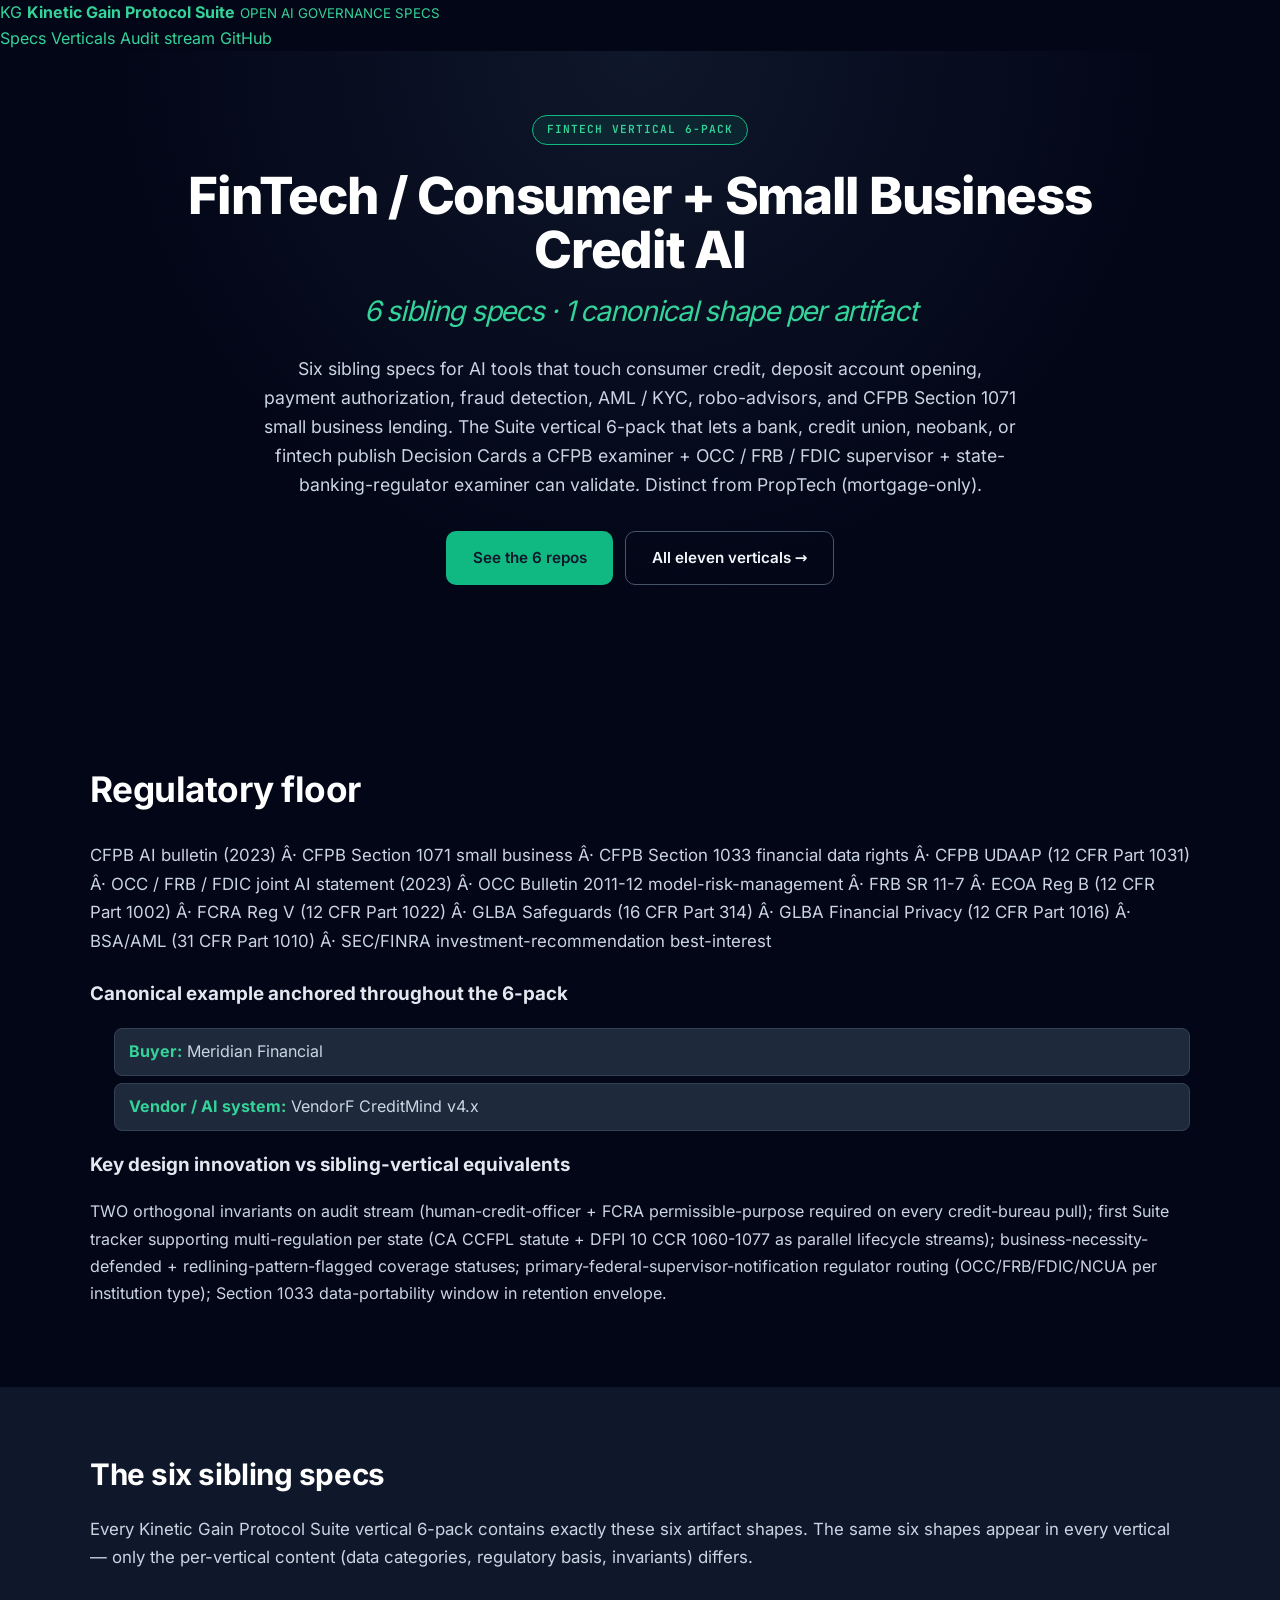
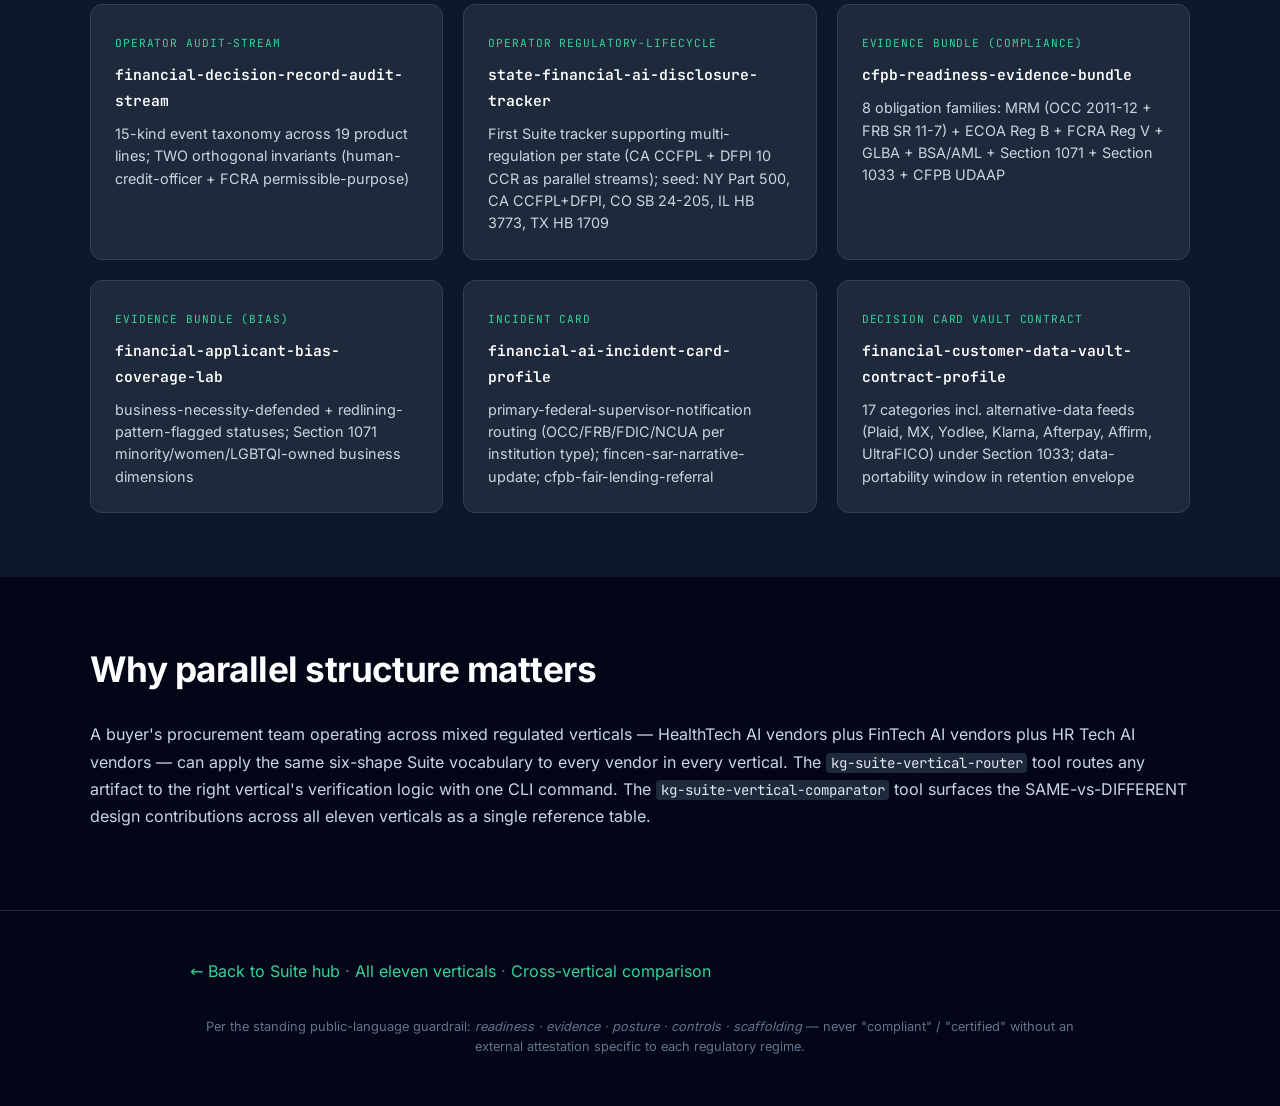
<file: verticals/fintech/index.html>
<!doctype html>
<html lang="en">
<head>
  <meta charset="utf-8" />
  <meta name="viewport" content="width=device-width, initial-scale=1" />
  <title>FinTech / Consumer + Small Business Credit AI — Kinetic Gain Protocol Suite vertical 6-pack</title>
  <meta name="description" content="CFPB AI bulletin (2023) + Section 1071 + Section 1033 + UDAAP + OCC / FRB / FDIC joint AI + ECOA + FCRA + GLBA + BSA/AML. Six sibling spec repos for AI tools in FinTech. Decision Card vault contract · Incident Card · Evidence Bundle (compliance) · Evidence Bundle (bias) · Operator audit-stream · Operator regulatory-lifecycle tracker. Part of the Kinetic Gain Protocol Suite." />
  <meta name="theme-color" content="#10b981" />
  <link rel="canonical" href="https://suite.kineticgain.com/verticals/fintech/" />
  <meta http-equiv="Content-Security-Policy" content="default-src 'self'; script-src 'self'; style-src 'self' 'unsafe-inline'; font-src 'self' data:; img-src 'self' data: https:; connect-src 'self'; frame-ancestors 'none'; base-uri 'self'; form-action 'self'; object-src 'none'; upgrade-insecure-requests" />
  <meta name="referrer" content="strict-origin-when-cross-origin" />
  <meta property="og:type" content="website" />
  <meta property="og:title" content="FinTech / Consumer + Small Business Credit AI — Kinetic Gain Protocol Suite vertical 6-pack" />
  <meta property="og:description" content="CFPB AI bulletin (2023) + Section 1071 + Section 1033 + UDAAP + OCC / FRB / FDIC joint AI + ECOA + FCRA + GLBA + BSA/AML. Six sibling spec repos for AI tools in FinTech. Decision Card vault contract · Incident Card · Evidence Bundle (compliance) · Evidence Bundle (bias) · Operator audit-stream · Operator regulatory-lifecycle tracker. Part of the Kinetic Gain Protocol Suite." />
  <meta property="og:url" content="https://suite.kineticgain.com/verticals/fintech/" />
  <link rel="stylesheet" href="/assets/fonts.css" />
  <link rel="stylesheet" href="/style.css" />
  <link rel="stylesheet" href="/verticals/vertical.css" />
  <link rel="icon" href="/favicon.svg" type="image/svg+xml" />
</head>
<body class="vertical-page">
<header class="nav">
  <div class="nav-inner">
    <a class="brand" href="/">
      <span class="brand-mark">KG</span>
      <span class="brand-text">
        <strong>Kinetic Gain Protocol Suite</strong>
        <small>OPEN AI GOVERNANCE SPECS</small>
      </span>
    </a>
    <nav class="nav-links">
      <a href="/#suite">Specs</a>
      <a href="/verticals/">Verticals</a>
      <a href="/#audit-stream">Audit stream</a>
      <a class="cta" href="https://github.com/mizcausevic-dev/kinetic-gain-protocol-suite">GitHub</a>
    </nav>
  </div>
</header>
<section class="hero vertical-hero">
  <div class="hero-inner">
    <span class="pill">FinTech vertical 6-pack</span>
    <h1>FinTech / Consumer + Small Business Credit AI<br /><em>6 sibling specs · 1 canonical shape per artifact</em></h1>
    <p class="lede">Six sibling specs for AI tools that touch consumer credit, deposit account opening, payment authorization, fraud detection, AML / KYC, robo-advisors, and CFPB Section 1071 small business lending. The Suite vertical 6-pack that lets a bank, credit union, neobank, or fintech publish Decision Cards a CFPB examiner + OCC / FRB / FDIC supervisor + state-banking-regulator examiner can validate. Distinct from PropTech (mortgage-only).</p>
    <div class="hero-cta">
      <a class="btn btn-primary" href="#repos">See the 6 repos</a>
      <a class="btn btn-secondary" href="/verticals/">All eleven verticals →</a>
    </div>
  </div>
</section>

<section class="block-dark">
  <div class="block-inner">
    <h2>Regulatory floor</h2>
    <p class="block-lede">CFPB AI bulletin (2023) Â· CFPB Section 1071 small business Â· CFPB Section 1033 financial data rights Â· CFPB UDAAP (12 CFR Part 1031) Â· OCC / FRB / FDIC joint AI statement (2023) Â· OCC Bulletin 2011-12 model-risk-management Â· FRB SR 11-7 Â· ECOA Reg B (12 CFR Part 1002) Â· FCRA Reg V (12 CFR Part 1022) Â· GLBA Safeguards (16 CFR Part 314) Â· GLBA Financial Privacy (12 CFR Part 1016) Â· BSA/AML (31 CFR Part 1010) Â· SEC/FINRA investment-recommendation best-interest</p>

    <h3 class="subhead">Canonical example anchored throughout the 6-pack</h3>
    <ul class="canonical-list">
      <li><strong>Buyer:</strong> Meridian Financial</li>
      <li><strong>Vendor / AI system:</strong> VendorF CreditMind v4.x</li>
    </ul>

    <h3 class="subhead">Key design innovation vs sibling-vertical equivalents</h3>
    <p>TWO orthogonal invariants on audit stream (human-credit-officer + FCRA permissible-purpose required on every credit-bureau pull); first Suite tracker supporting multi-regulation per state (CA CCFPL statute + DFPI 10 CCR 1060-1077 as parallel lifecycle streams); business-necessity-defended + redlining-pattern-flagged coverage statuses; primary-federal-supervisor-notification regulator routing (OCC/FRB/FDIC/NCUA per institution type); Section 1033 data-portability window in retention envelope.</p>
  </div>
</section>

<section id="repos" class="block">
  <div class="block-inner">
    <h2>The six sibling specs</h2>
    <p class="block-lede">Every Kinetic Gain Protocol Suite vertical 6-pack contains exactly these six artifact shapes. The same six shapes appear in every vertical — only the per-vertical content (data categories, regulatory basis, invariants) differs.</p>
    <div class="repo-grid">
      
    <article class="repo-card">
      <span class="repo-shape">Operator audit-stream</span>
      <h3><a href="https://github.com/mizcausevic-dev/financial-decision-record-audit-stream"><code>financial-decision-record-audit-stream</code></a></h3>
      <p>15-kind event taxonomy across 19 product lines; TWO orthogonal invariants (human-credit-officer + FCRA permissible-purpose)</p>
    </article>
    <article class="repo-card">
      <span class="repo-shape">Operator regulatory-lifecycle</span>
      <h3><a href="https://github.com/mizcausevic-dev/state-financial-ai-disclosure-tracker"><code>state-financial-ai-disclosure-tracker</code></a></h3>
      <p>First Suite tracker supporting multi-regulation per state (CA CCFPL + DFPI 10 CCR as parallel streams); seed: NY Part 500, CA CCFPL+DFPI, CO SB 24-205, IL HB 3773, TX HB 1709</p>
    </article>
    <article class="repo-card">
      <span class="repo-shape">Evidence Bundle (compliance)</span>
      <h3><a href="https://github.com/mizcausevic-dev/cfpb-readiness-evidence-bundle"><code>cfpb-readiness-evidence-bundle</code></a></h3>
      <p>8 obligation families: MRM (OCC 2011-12 + FRB SR 11-7) + ECOA Reg B + FCRA Reg V + GLBA + BSA/AML + Section 1071 + Section 1033 + CFPB UDAAP</p>
    </article>
    <article class="repo-card">
      <span class="repo-shape">Evidence Bundle (bias)</span>
      <h3><a href="https://github.com/mizcausevic-dev/financial-applicant-bias-coverage-lab"><code>financial-applicant-bias-coverage-lab</code></a></h3>
      <p>business-necessity-defended + redlining-pattern-flagged statuses; Section 1071 minority/women/LGBTQI-owned business dimensions</p>
    </article>
    <article class="repo-card">
      <span class="repo-shape">Incident Card</span>
      <h3><a href="https://github.com/mizcausevic-dev/financial-ai-incident-card-profile"><code>financial-ai-incident-card-profile</code></a></h3>
      <p>primary-federal-supervisor-notification routing (OCC/FRB/FDIC/NCUA per institution type); fincen-sar-narrative-update; cfpb-fair-lending-referral</p>
    </article>
    <article class="repo-card">
      <span class="repo-shape">Decision Card vault contract</span>
      <h3><a href="https://github.com/mizcausevic-dev/financial-customer-data-vault-contract-profile"><code>financial-customer-data-vault-contract-profile</code></a></h3>
      <p>17 categories incl. alternative-data feeds (Plaid, MX, Yodlee, Klarna, Afterpay, Affirm, UltraFICO) under Section 1033; data-portability window in retention envelope</p>
    </article>
    </div>
  </div>
</section>

<section class="block-dark">
  <div class="block-inner">
    <h2>Why parallel structure matters</h2>
    <p>A buyer's procurement team operating across mixed regulated verticals — HealthTech AI vendors plus FinTech AI vendors plus HR Tech AI vendors — can apply the same six-shape Suite vocabulary to every vendor in every vertical. The <a href="https://github.com/mizcausevic-dev/kg-suite-vertical-router"><code>kg-suite-vertical-router</code></a> tool routes any artifact to the right vertical's verification logic with one CLI command. The <a href="https://github.com/mizcausevic-dev/kg-suite-vertical-comparator"><code>kg-suite-vertical-comparator</code></a> tool surfaces the SAME-vs-DIFFERENT design contributions across all eleven verticals as a single reference table.</p>
  </div>
</section>

<footer class="footer">
  <div class="footer-inner">
    <p><a href="/">← Back to Suite hub</a> · <a href="/verticals/">All eleven verticals</a> · <a href="https://github.com/mizcausevic-dev/kg-suite-vertical-comparator/blob/main/docs/CROSS-VERTICAL-COMPARISON.md">Cross-vertical comparison</a></p>
    <p class="footer-fineprint">Per the standing public-language guardrail: <em>readiness · evidence · posture · controls · scaffolding</em> — never "compliant" / "certified" without an external attestation specific to each regulatory regime.</p>
  </div>
</footer>
</body>
</html>
</file>
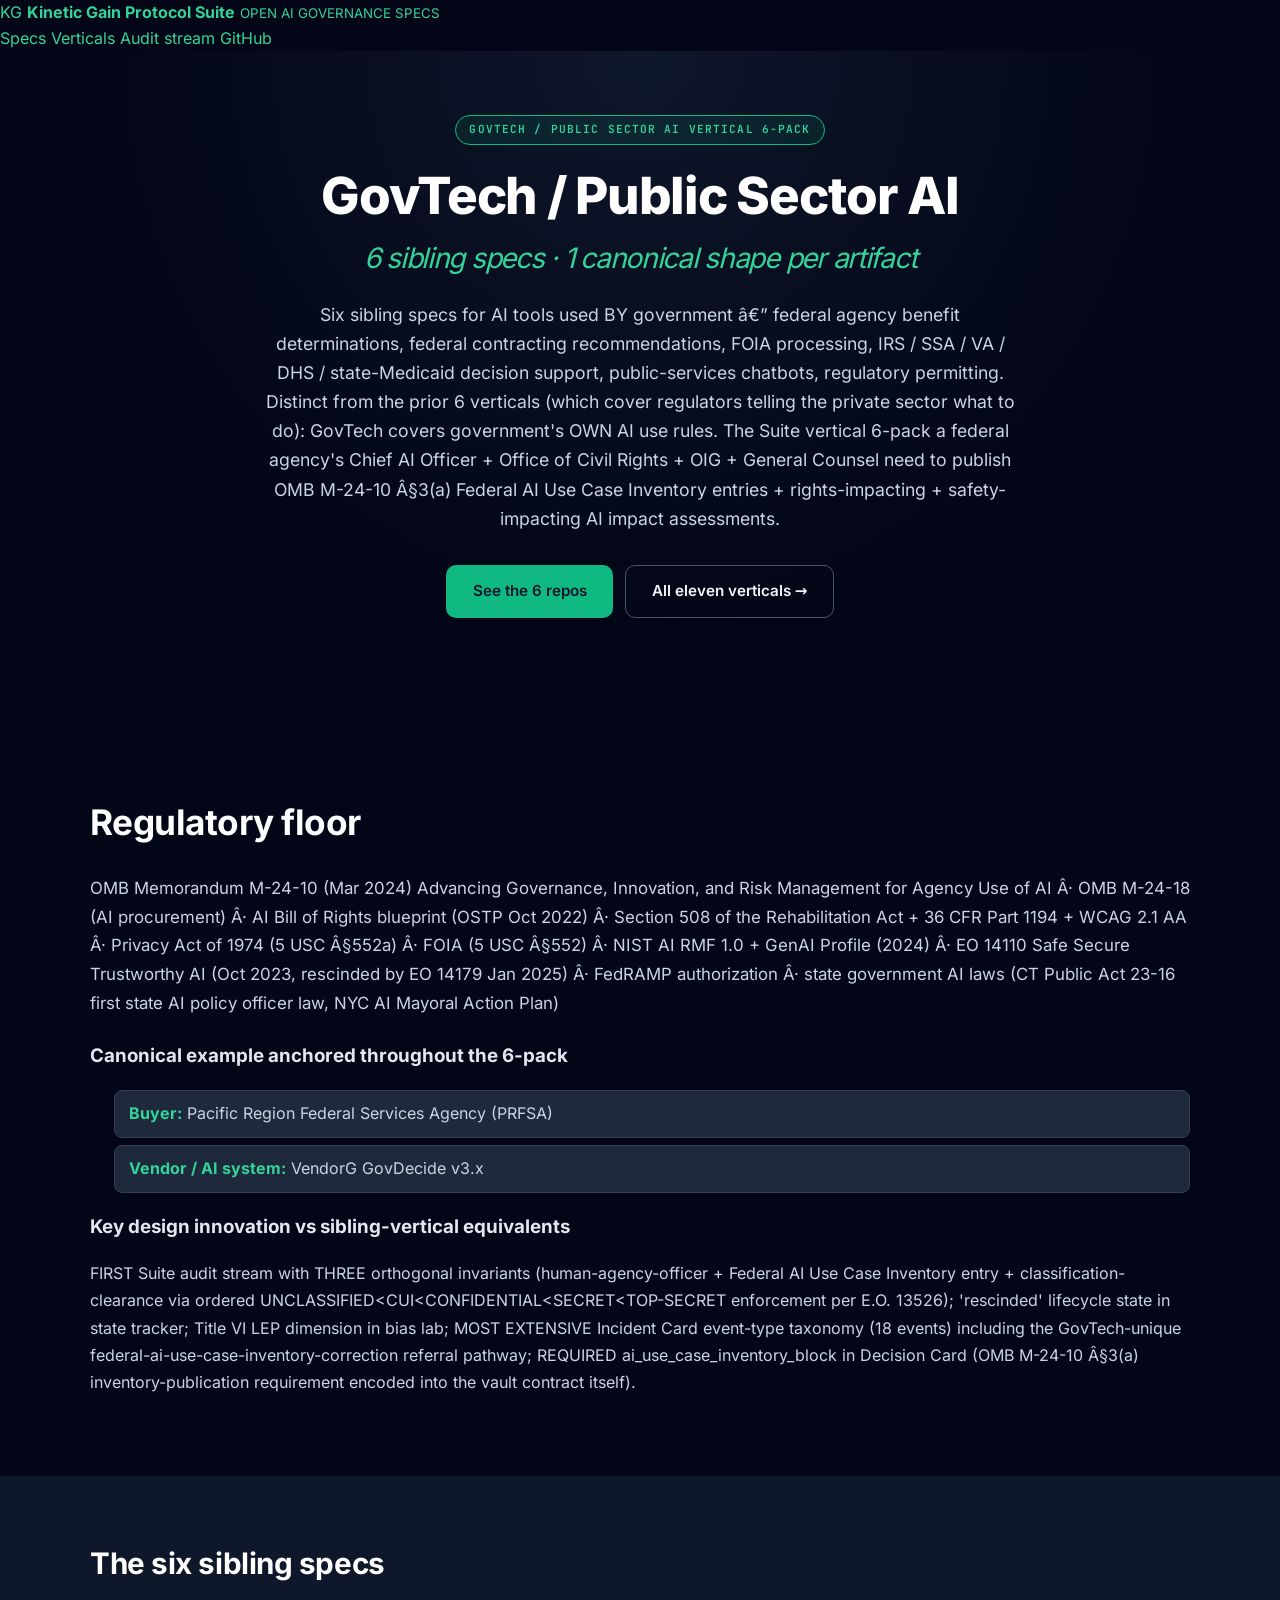
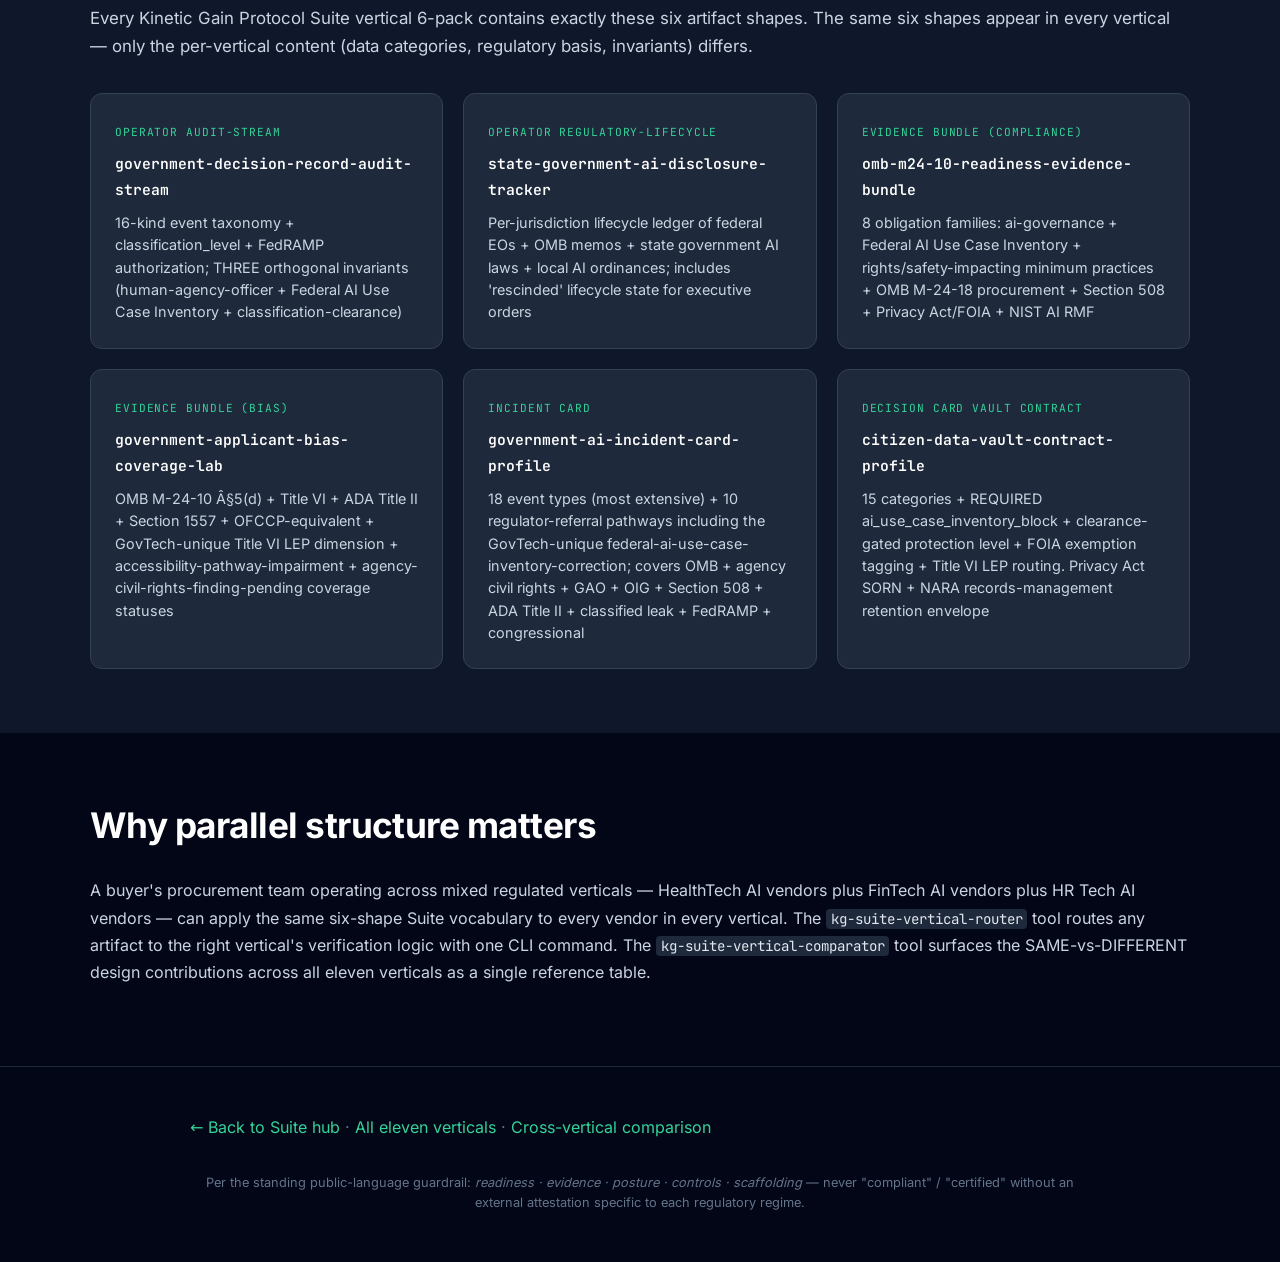
<file: verticals/govtech/index.html>
<!doctype html>
<html lang="en">
<head>
  <meta charset="utf-8" />
  <meta name="viewport" content="width=device-width, initial-scale=1" />
  <title>GovTech / Public Sector AI — Kinetic Gain Protocol Suite vertical 6-pack</title>
  <meta name="description" content="OMB M-24-10 + AI Bill of Rights + Section 508 + Privacy Act + FOIA + NIST AI RMF + EO 14110 (rescinded) / EO 14179 + FedRAMP + state government AI laws. Six sibling spec repos for AI tools in GovTech / Public Sector AI. Decision Card vault contract · Incident Card · Evidence Bundle (compliance) · Evidence Bundle (bias) · Operator audit-stream · Operator regulatory-lifecycle tracker. Part of the Kinetic Gain Protocol Suite." />
  <meta name="theme-color" content="#10b981" />
  <link rel="canonical" href="https://suite.kineticgain.com/verticals/govtech/" />
  <meta http-equiv="Content-Security-Policy" content="default-src 'self'; script-src 'self'; style-src 'self' 'unsafe-inline'; font-src 'self' data:; img-src 'self' data: https:; connect-src 'self'; frame-ancestors 'none'; base-uri 'self'; form-action 'self'; object-src 'none'; upgrade-insecure-requests" />
  <meta name="referrer" content="strict-origin-when-cross-origin" />
  <meta property="og:type" content="website" />
  <meta property="og:title" content="GovTech / Public Sector AI — Kinetic Gain Protocol Suite vertical 6-pack" />
  <meta property="og:description" content="OMB M-24-10 + AI Bill of Rights + Section 508 + Privacy Act + FOIA + NIST AI RMF + EO 14110 (rescinded) / EO 14179 + FedRAMP + state government AI laws. Six sibling spec repos for AI tools in GovTech / Public Sector AI. Decision Card vault contract · Incident Card · Evidence Bundle (compliance) · Evidence Bundle (bias) · Operator audit-stream · Operator regulatory-lifecycle tracker. Part of the Kinetic Gain Protocol Suite." />
  <meta property="og:url" content="https://suite.kineticgain.com/verticals/govtech/" />
  <link rel="stylesheet" href="/assets/fonts.css" />
  <link rel="stylesheet" href="/style.css" />
  <link rel="stylesheet" href="/verticals/vertical.css" />
  <link rel="icon" href="/favicon.svg" type="image/svg+xml" />
</head>
<body class="vertical-page">
<header class="nav">
  <div class="nav-inner">
    <a class="brand" href="/">
      <span class="brand-mark">KG</span>
      <span class="brand-text">
        <strong>Kinetic Gain Protocol Suite</strong>
        <small>OPEN AI GOVERNANCE SPECS</small>
      </span>
    </a>
    <nav class="nav-links">
      <a href="/#suite">Specs</a>
      <a href="/verticals/">Verticals</a>
      <a href="/#audit-stream">Audit stream</a>
      <a class="cta" href="https://github.com/mizcausevic-dev/kinetic-gain-protocol-suite">GitHub</a>
    </nav>
  </div>
</header>
<section class="hero vertical-hero">
  <div class="hero-inner">
    <span class="pill">GovTech / Public Sector AI vertical 6-pack</span>
    <h1>GovTech / Public Sector AI<br /><em>6 sibling specs · 1 canonical shape per artifact</em></h1>
    <p class="lede">Six sibling specs for AI tools used BY government â€” federal agency benefit determinations, federal contracting recommendations, FOIA processing, IRS / SSA / VA / DHS / state-Medicaid decision support, public-services chatbots, regulatory permitting. Distinct from the prior 6 verticals (which cover regulators telling the private sector what to do): GovTech covers government&#39;s OWN AI use rules. The Suite vertical 6-pack a federal agency&#39;s Chief AI Officer + Office of Civil Rights + OIG + General Counsel need to publish OMB M-24-10 Â§3(a) Federal AI Use Case Inventory entries + rights-impacting + safety-impacting AI impact assessments.</p>
    <div class="hero-cta">
      <a class="btn btn-primary" href="#repos">See the 6 repos</a>
      <a class="btn btn-secondary" href="/verticals/">All eleven verticals →</a>
    </div>
  </div>
</section>

<section class="block-dark">
  <div class="block-inner">
    <h2>Regulatory floor</h2>
    <p class="block-lede">OMB Memorandum M-24-10 (Mar 2024) Advancing Governance, Innovation, and Risk Management for Agency Use of AI Â· OMB M-24-18 (AI procurement) Â· AI Bill of Rights blueprint (OSTP Oct 2022) Â· Section 508 of the Rehabilitation Act + 36 CFR Part 1194 + WCAG 2.1 AA Â· Privacy Act of 1974 (5 USC Â§552a) Â· FOIA (5 USC Â§552) Â· NIST AI RMF 1.0 + GenAI Profile (2024) Â· EO 14110 Safe Secure Trustworthy AI (Oct 2023, rescinded by EO 14179 Jan 2025) Â· FedRAMP authorization Â· state government AI laws (CT Public Act 23-16 first state AI policy officer law, NYC AI Mayoral Action Plan)</p>

    <h3 class="subhead">Canonical example anchored throughout the 6-pack</h3>
    <ul class="canonical-list">
      <li><strong>Buyer:</strong> Pacific Region Federal Services Agency (PRFSA)</li>
      <li><strong>Vendor / AI system:</strong> VendorG GovDecide v3.x</li>
    </ul>

    <h3 class="subhead">Key design innovation vs sibling-vertical equivalents</h3>
    <p>FIRST Suite audit stream with THREE orthogonal invariants (human-agency-officer + Federal AI Use Case Inventory entry + classification-clearance via ordered UNCLASSIFIED&lt;CUI&lt;CONFIDENTIAL&lt;SECRET&lt;TOP-SECRET enforcement per E.O. 13526); &#39;rescinded&#39; lifecycle state in state tracker; Title VI LEP dimension in bias lab; MOST EXTENSIVE Incident Card event-type taxonomy (18 events) including the GovTech-unique federal-ai-use-case-inventory-correction referral pathway; REQUIRED ai_use_case_inventory_block in Decision Card (OMB M-24-10 Â§3(a) inventory-publication requirement encoded into the vault contract itself).</p>
  </div>
</section>

<section id="repos" class="block">
  <div class="block-inner">
    <h2>The six sibling specs</h2>
    <p class="block-lede">Every Kinetic Gain Protocol Suite vertical 6-pack contains exactly these six artifact shapes. The same six shapes appear in every vertical — only the per-vertical content (data categories, regulatory basis, invariants) differs.</p>
    <div class="repo-grid">
      
    <article class="repo-card">
      <span class="repo-shape">Operator audit-stream</span>
      <h3><a href="https://github.com/mizcausevic-dev/government-decision-record-audit-stream"><code>government-decision-record-audit-stream</code></a></h3>
      <p>16-kind event taxonomy + classification_level + FedRAMP authorization; THREE orthogonal invariants (human-agency-officer + Federal AI Use Case Inventory + classification-clearance)</p>
    </article>
    <article class="repo-card">
      <span class="repo-shape">Operator regulatory-lifecycle</span>
      <h3><a href="https://github.com/mizcausevic-dev/state-government-ai-disclosure-tracker"><code>state-government-ai-disclosure-tracker</code></a></h3>
      <p>Per-jurisdiction lifecycle ledger of federal EOs + OMB memos + state government AI laws + local AI ordinances; includes &#39;rescinded&#39; lifecycle state for executive orders</p>
    </article>
    <article class="repo-card">
      <span class="repo-shape">Evidence Bundle (compliance)</span>
      <h3><a href="https://github.com/mizcausevic-dev/omb-m24-10-readiness-evidence-bundle"><code>omb-m24-10-readiness-evidence-bundle</code></a></h3>
      <p>8 obligation families: ai-governance + Federal AI Use Case Inventory + rights/safety-impacting minimum practices + OMB M-24-18 procurement + Section 508 + Privacy Act/FOIA + NIST AI RMF</p>
    </article>
    <article class="repo-card">
      <span class="repo-shape">Evidence Bundle (bias)</span>
      <h3><a href="https://github.com/mizcausevic-dev/government-applicant-bias-coverage-lab"><code>government-applicant-bias-coverage-lab</code></a></h3>
      <p>OMB M-24-10 Â§5(d) + Title VI + ADA Title II + Section 1557 + OFCCP-equivalent + GovTech-unique Title VI LEP dimension + accessibility-pathway-impairment + agency-civil-rights-finding-pending coverage statuses</p>
    </article>
    <article class="repo-card">
      <span class="repo-shape">Incident Card</span>
      <h3><a href="https://github.com/mizcausevic-dev/government-ai-incident-card-profile"><code>government-ai-incident-card-profile</code></a></h3>
      <p>18 event types (most extensive) + 10 regulator-referral pathways including the GovTech-unique federal-ai-use-case-inventory-correction; covers OMB + agency civil rights + GAO + OIG + Section 508 + ADA Title II + classified leak + FedRAMP + congressional</p>
    </article>
    <article class="repo-card">
      <span class="repo-shape">Decision Card vault contract</span>
      <h3><a href="https://github.com/mizcausevic-dev/citizen-data-vault-contract-profile"><code>citizen-data-vault-contract-profile</code></a></h3>
      <p>15 categories + REQUIRED ai_use_case_inventory_block + clearance-gated protection level + FOIA exemption tagging + Title VI LEP routing. Privacy Act SORN + NARA records-management retention envelope</p>
    </article>
    </div>
  </div>
</section>

<section class="block-dark">
  <div class="block-inner">
    <h2>Why parallel structure matters</h2>
    <p>A buyer's procurement team operating across mixed regulated verticals — HealthTech AI vendors plus FinTech AI vendors plus HR Tech AI vendors — can apply the same six-shape Suite vocabulary to every vendor in every vertical. The <a href="https://github.com/mizcausevic-dev/kg-suite-vertical-router"><code>kg-suite-vertical-router</code></a> tool routes any artifact to the right vertical's verification logic with one CLI command. The <a href="https://github.com/mizcausevic-dev/kg-suite-vertical-comparator"><code>kg-suite-vertical-comparator</code></a> tool surfaces the SAME-vs-DIFFERENT design contributions across all eleven verticals as a single reference table.</p>
  </div>
</section>

<footer class="footer">
  <div class="footer-inner">
    <p><a href="/">← Back to Suite hub</a> · <a href="/verticals/">All eleven verticals</a> · <a href="https://github.com/mizcausevic-dev/kg-suite-vertical-comparator/blob/main/docs/CROSS-VERTICAL-COMPARISON.md">Cross-vertical comparison</a></p>
    <p class="footer-fineprint">Per the standing public-language guardrail: <em>readiness · evidence · posture · controls · scaffolding</em> — never "compliant" / "certified" without an external attestation specific to each regulatory regime.</p>
  </div>
</footer>
</body>
</html>
</file>
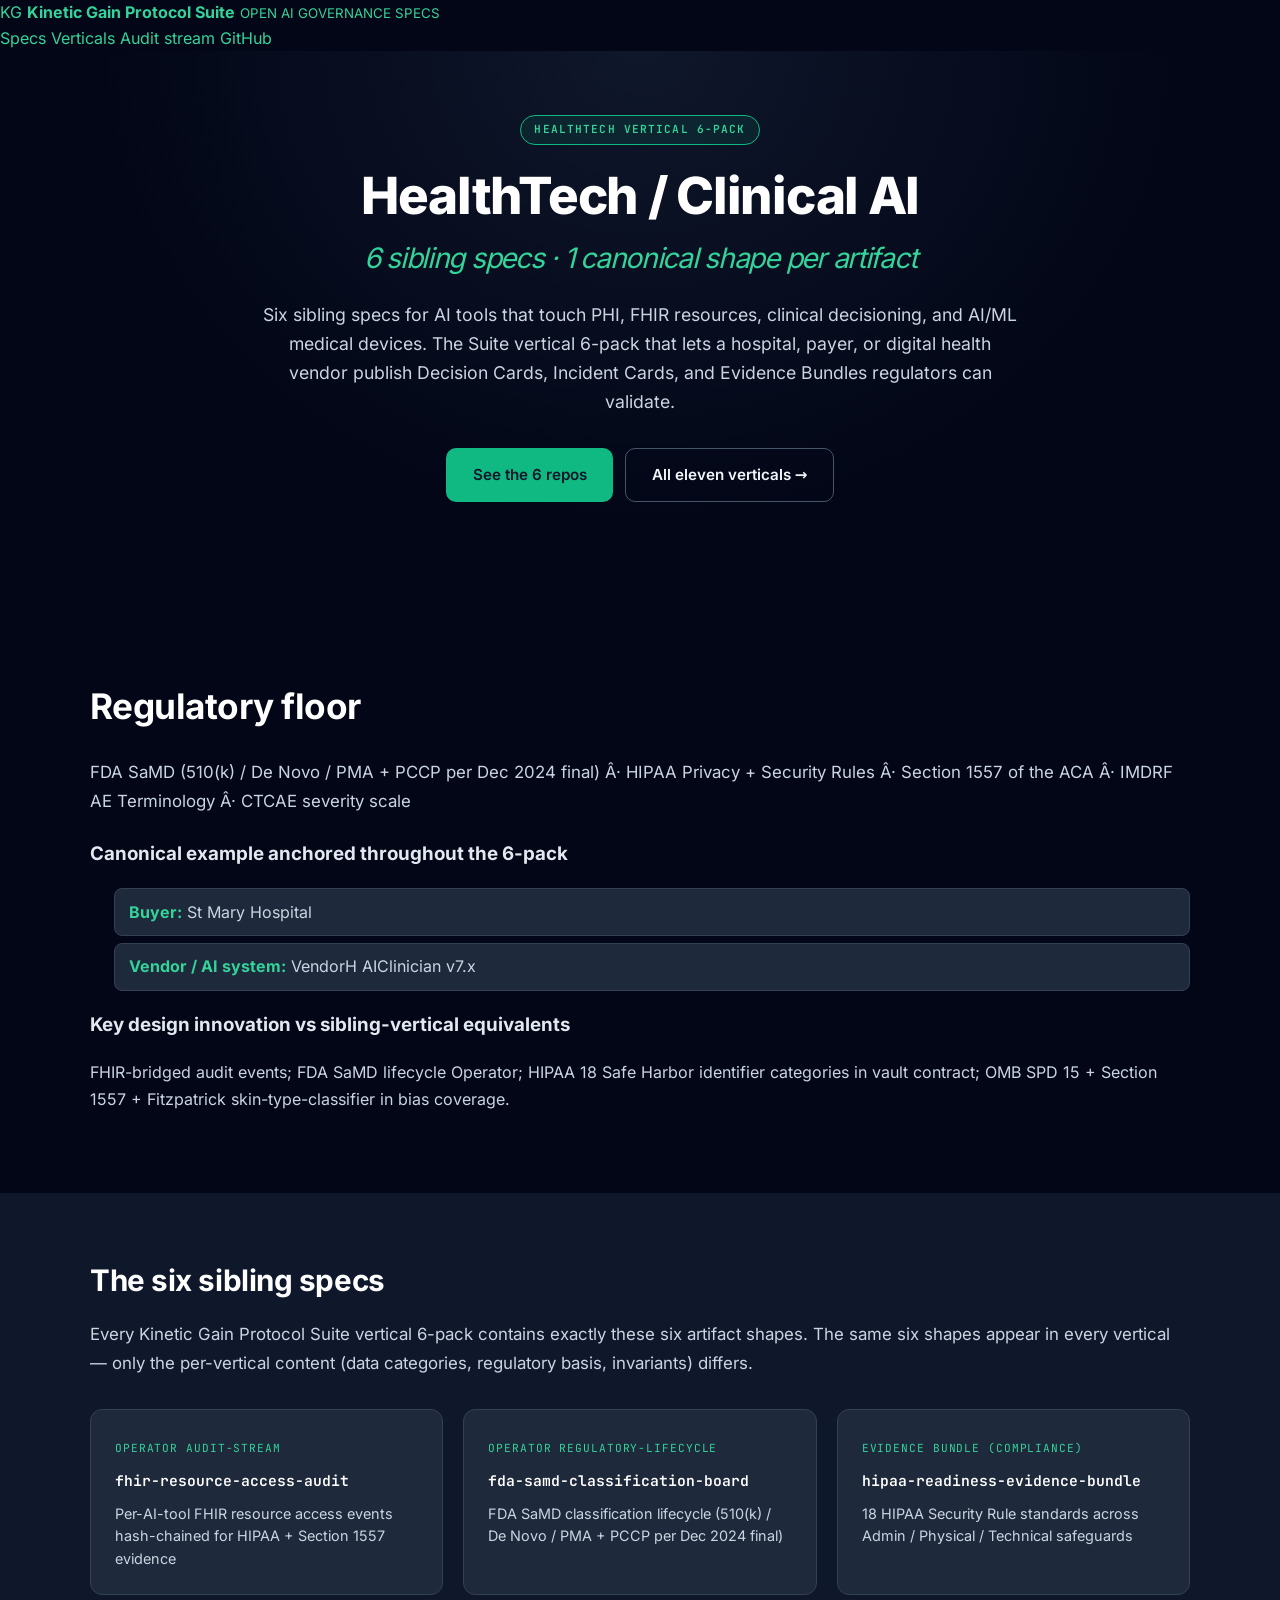
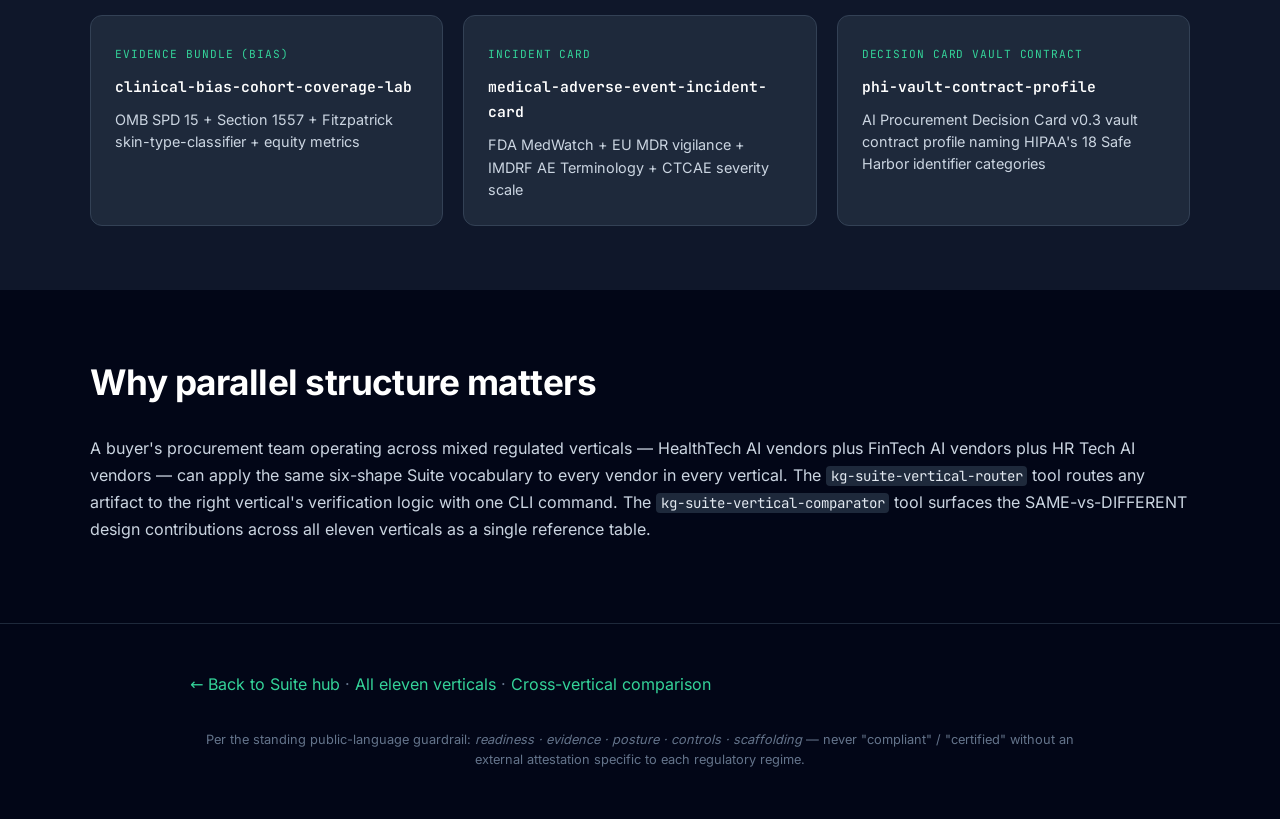
<file: verticals/healthtech/index.html>
<!doctype html>
<html lang="en">
<head>
  <meta charset="utf-8" />
  <meta name="viewport" content="width=device-width, initial-scale=1" />
  <title>HealthTech / Clinical AI — Kinetic Gain Protocol Suite vertical 6-pack</title>
  <meta name="description" content="FDA SaMD + HIPAA + Section 1557 + IMDRF. Six sibling spec repos for AI tools in HealthTech. Decision Card vault contract · Incident Card · Evidence Bundle (compliance) · Evidence Bundle (bias) · Operator audit-stream · Operator regulatory-lifecycle tracker. Part of the Kinetic Gain Protocol Suite." />
  <meta name="theme-color" content="#10b981" />
  <link rel="canonical" href="https://suite.kineticgain.com/verticals/healthtech/" />
  <meta http-equiv="Content-Security-Policy" content="default-src 'self'; script-src 'self'; style-src 'self' 'unsafe-inline'; font-src 'self' data:; img-src 'self' data: https:; connect-src 'self'; frame-ancestors 'none'; base-uri 'self'; form-action 'self'; object-src 'none'; upgrade-insecure-requests" />
  <meta name="referrer" content="strict-origin-when-cross-origin" />
  <meta property="og:type" content="website" />
  <meta property="og:title" content="HealthTech / Clinical AI — Kinetic Gain Protocol Suite vertical 6-pack" />
  <meta property="og:description" content="FDA SaMD + HIPAA + Section 1557 + IMDRF. Six sibling spec repos for AI tools in HealthTech. Decision Card vault contract · Incident Card · Evidence Bundle (compliance) · Evidence Bundle (bias) · Operator audit-stream · Operator regulatory-lifecycle tracker. Part of the Kinetic Gain Protocol Suite." />
  <meta property="og:url" content="https://suite.kineticgain.com/verticals/healthtech/" />
  <link rel="stylesheet" href="/assets/fonts.css" />
  <link rel="stylesheet" href="/style.css" />
  <link rel="stylesheet" href="/verticals/vertical.css" />
  <link rel="icon" href="/favicon.svg" type="image/svg+xml" />
</head>
<body class="vertical-page">
<header class="nav">
  <div class="nav-inner">
    <a class="brand" href="/">
      <span class="brand-mark">KG</span>
      <span class="brand-text">
        <strong>Kinetic Gain Protocol Suite</strong>
        <small>OPEN AI GOVERNANCE SPECS</small>
      </span>
    </a>
    <nav class="nav-links">
      <a href="/#suite">Specs</a>
      <a href="/verticals/">Verticals</a>
      <a href="/#audit-stream">Audit stream</a>
      <a class="cta" href="https://github.com/mizcausevic-dev/kinetic-gain-protocol-suite">GitHub</a>
    </nav>
  </div>
</header>
<section class="hero vertical-hero">
  <div class="hero-inner">
    <span class="pill">HealthTech vertical 6-pack</span>
    <h1>HealthTech / Clinical AI<br /><em>6 sibling specs · 1 canonical shape per artifact</em></h1>
    <p class="lede">Six sibling specs for AI tools that touch PHI, FHIR resources, clinical decisioning, and AI/ML medical devices. The Suite vertical 6-pack that lets a hospital, payer, or digital health vendor publish Decision Cards, Incident Cards, and Evidence Bundles regulators can validate.</p>
    <div class="hero-cta">
      <a class="btn btn-primary" href="#repos">See the 6 repos</a>
      <a class="btn btn-secondary" href="/verticals/">All eleven verticals →</a>
    </div>
  </div>
</section>

<section class="block-dark">
  <div class="block-inner">
    <h2>Regulatory floor</h2>
    <p class="block-lede">FDA SaMD (510(k) / De Novo / PMA + PCCP per Dec 2024 final) Â· HIPAA Privacy + Security Rules Â· Section 1557 of the ACA Â· IMDRF AE Terminology Â· CTCAE severity scale</p>

    <h3 class="subhead">Canonical example anchored throughout the 6-pack</h3>
    <ul class="canonical-list">
      <li><strong>Buyer:</strong> St Mary Hospital</li>
      <li><strong>Vendor / AI system:</strong> VendorH AIClinician v7.x</li>
    </ul>

    <h3 class="subhead">Key design innovation vs sibling-vertical equivalents</h3>
    <p>FHIR-bridged audit events; FDA SaMD lifecycle Operator; HIPAA 18 Safe Harbor identifier categories in vault contract; OMB SPD 15 + Section 1557 + Fitzpatrick skin-type-classifier in bias coverage.</p>
  </div>
</section>

<section id="repos" class="block">
  <div class="block-inner">
    <h2>The six sibling specs</h2>
    <p class="block-lede">Every Kinetic Gain Protocol Suite vertical 6-pack contains exactly these six artifact shapes. The same six shapes appear in every vertical — only the per-vertical content (data categories, regulatory basis, invariants) differs.</p>
    <div class="repo-grid">
      
    <article class="repo-card">
      <span class="repo-shape">Operator audit-stream</span>
      <h3><a href="https://github.com/mizcausevic-dev/fhir-resource-access-audit"><code>fhir-resource-access-audit</code></a></h3>
      <p>Per-AI-tool FHIR resource access events hash-chained for HIPAA + Section 1557 evidence</p>
    </article>
    <article class="repo-card">
      <span class="repo-shape">Operator regulatory-lifecycle</span>
      <h3><a href="https://github.com/mizcausevic-dev/fda-samd-classification-board"><code>fda-samd-classification-board</code></a></h3>
      <p>FDA SaMD classification lifecycle (510(k) / De Novo / PMA + PCCP per Dec 2024 final)</p>
    </article>
    <article class="repo-card">
      <span class="repo-shape">Evidence Bundle (compliance)</span>
      <h3><a href="https://github.com/mizcausevic-dev/hipaa-readiness-evidence-bundle"><code>hipaa-readiness-evidence-bundle</code></a></h3>
      <p>18 HIPAA Security Rule standards across Admin / Physical / Technical safeguards</p>
    </article>
    <article class="repo-card">
      <span class="repo-shape">Evidence Bundle (bias)</span>
      <h3><a href="https://github.com/mizcausevic-dev/clinical-bias-cohort-coverage-lab"><code>clinical-bias-cohort-coverage-lab</code></a></h3>
      <p>OMB SPD 15 + Section 1557 + Fitzpatrick skin-type-classifier + equity metrics</p>
    </article>
    <article class="repo-card">
      <span class="repo-shape">Incident Card</span>
      <h3><a href="https://github.com/mizcausevic-dev/medical-adverse-event-incident-card"><code>medical-adverse-event-incident-card</code></a></h3>
      <p>FDA MedWatch + EU MDR vigilance + IMDRF AE Terminology + CTCAE severity scale</p>
    </article>
    <article class="repo-card">
      <span class="repo-shape">Decision Card vault contract</span>
      <h3><a href="https://github.com/mizcausevic-dev/phi-vault-contract-profile"><code>phi-vault-contract-profile</code></a></h3>
      <p>AI Procurement Decision Card v0.3 vault contract profile naming HIPAA&#39;s 18 Safe Harbor identifier categories</p>
    </article>
    </div>
  </div>
</section>

<section class="block-dark">
  <div class="block-inner">
    <h2>Why parallel structure matters</h2>
    <p>A buyer's procurement team operating across mixed regulated verticals — HealthTech AI vendors plus FinTech AI vendors plus HR Tech AI vendors — can apply the same six-shape Suite vocabulary to every vendor in every vertical. The <a href="https://github.com/mizcausevic-dev/kg-suite-vertical-router"><code>kg-suite-vertical-router</code></a> tool routes any artifact to the right vertical's verification logic with one CLI command. The <a href="https://github.com/mizcausevic-dev/kg-suite-vertical-comparator"><code>kg-suite-vertical-comparator</code></a> tool surfaces the SAME-vs-DIFFERENT design contributions across all eleven verticals as a single reference table.</p>
  </div>
</section>

<footer class="footer">
  <div class="footer-inner">
    <p><a href="/">← Back to Suite hub</a> · <a href="/verticals/">All eleven verticals</a> · <a href="https://github.com/mizcausevic-dev/kg-suite-vertical-comparator/blob/main/docs/CROSS-VERTICAL-COMPARISON.md">Cross-vertical comparison</a></p>
    <p class="footer-fineprint">Per the standing public-language guardrail: <em>readiness · evidence · posture · controls · scaffolding</em> — never "compliant" / "certified" without an external attestation specific to each regulatory regime.</p>
  </div>
</footer>
</body>
</html>
</file>
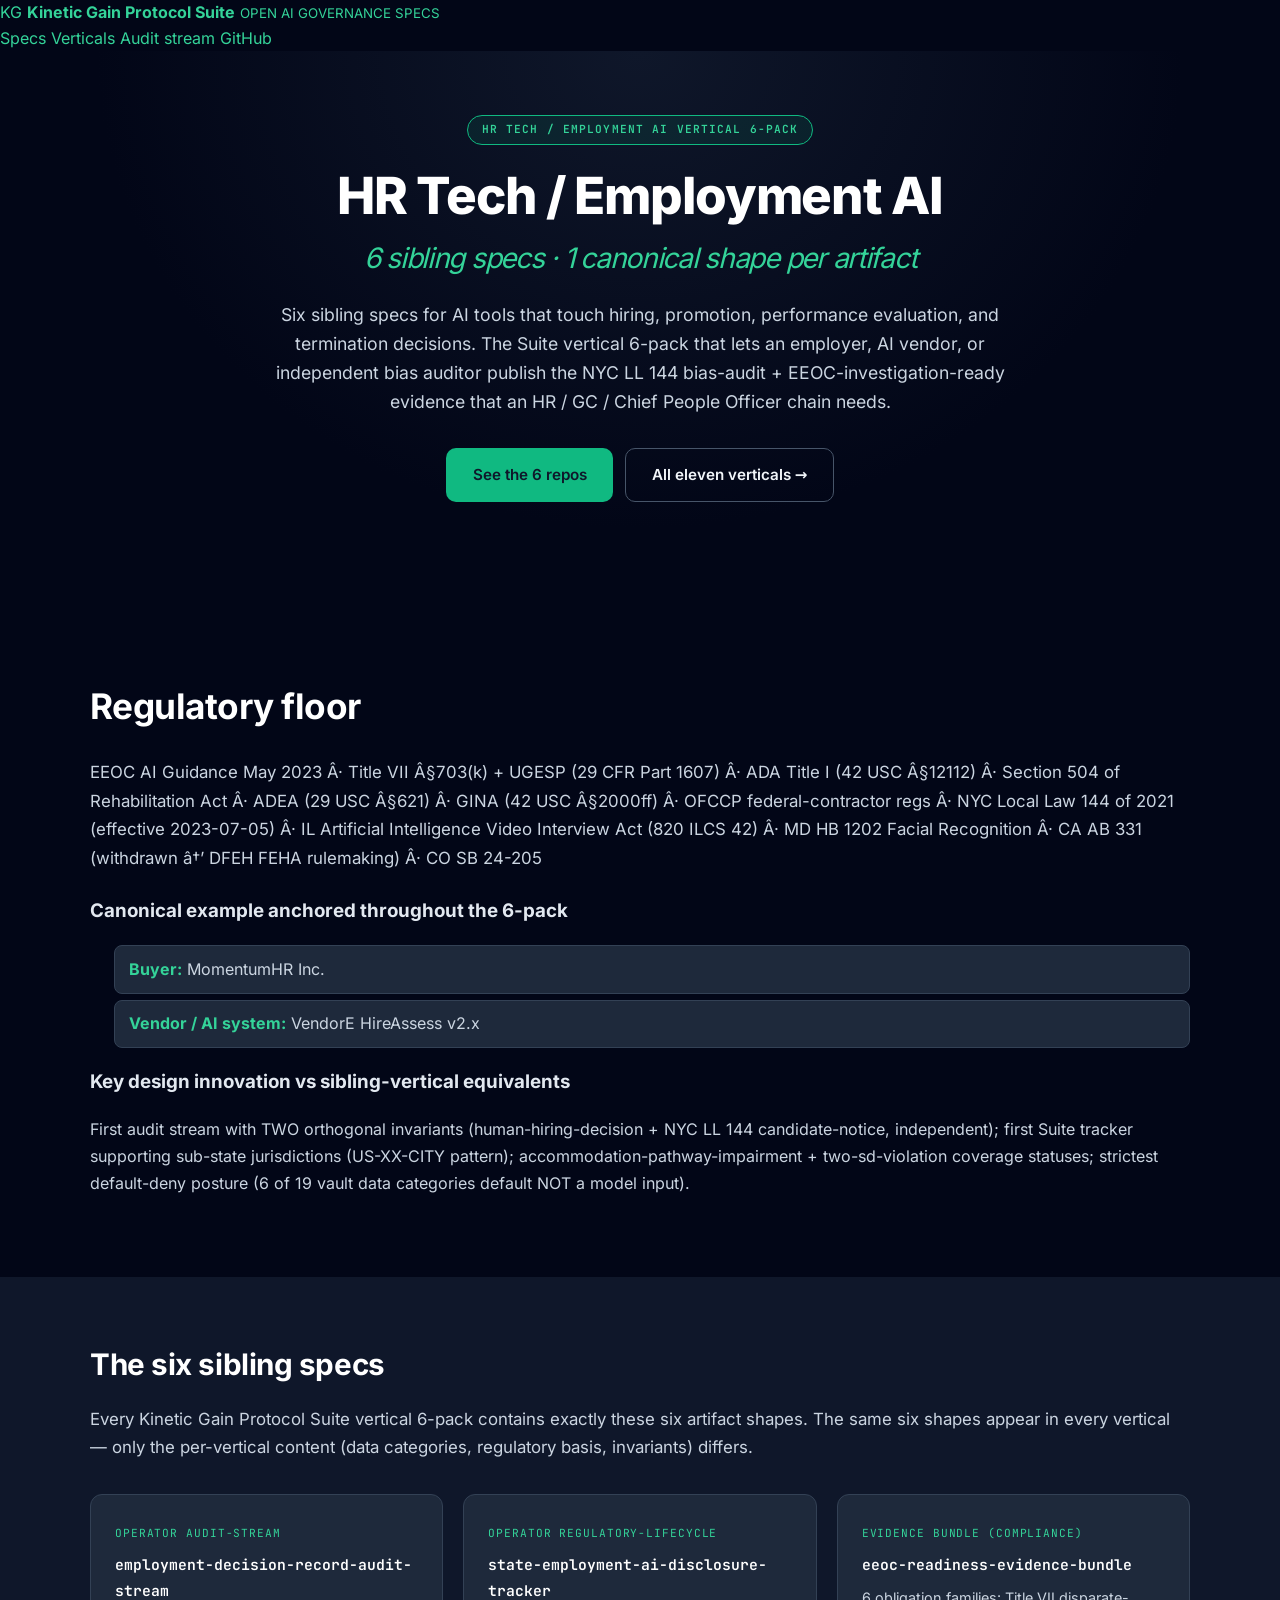
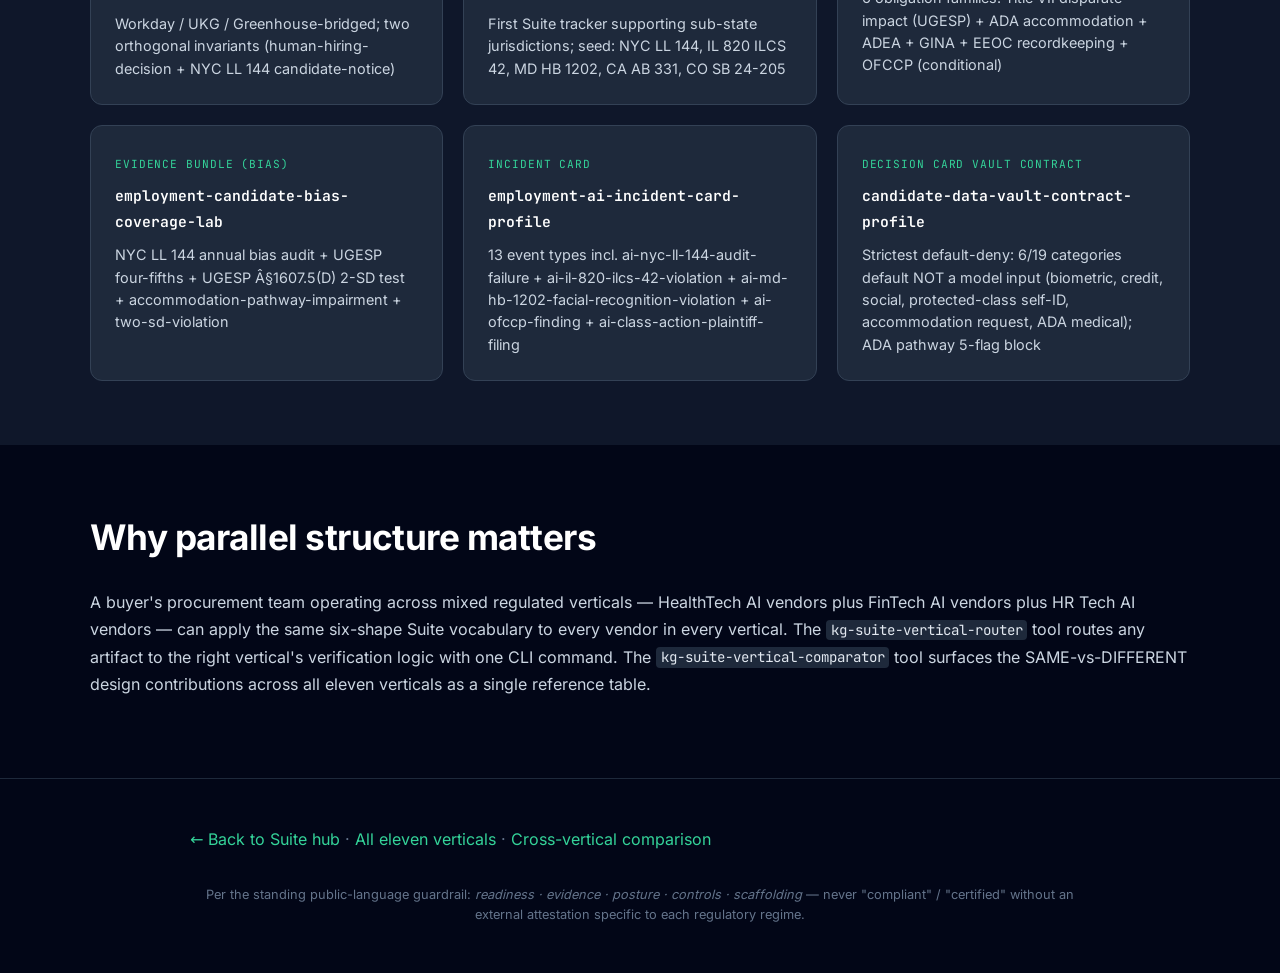
<file: verticals/hrtech/index.html>
<!doctype html>
<html lang="en">
<head>
  <meta charset="utf-8" />
  <meta name="viewport" content="width=device-width, initial-scale=1" />
  <title>HR Tech / Employment AI — Kinetic Gain Protocol Suite vertical 6-pack</title>
  <meta name="description" content="EEOC AI Guidance (May 2023) + Title VII + ADA + ADEA + GINA + OFCCP + NYC LL 144 + IL 820 ILCS 42 + MD HB 1202. Six sibling spec repos for AI tools in HR Tech / Employment AI. Decision Card vault contract · Incident Card · Evidence Bundle (compliance) · Evidence Bundle (bias) · Operator audit-stream · Operator regulatory-lifecycle tracker. Part of the Kinetic Gain Protocol Suite." />
  <meta name="theme-color" content="#10b981" />
  <link rel="canonical" href="https://suite.kineticgain.com/verticals/hrtech/" />
  <meta http-equiv="Content-Security-Policy" content="default-src 'self'; script-src 'self'; style-src 'self' 'unsafe-inline'; font-src 'self' data:; img-src 'self' data: https:; connect-src 'self'; frame-ancestors 'none'; base-uri 'self'; form-action 'self'; object-src 'none'; upgrade-insecure-requests" />
  <meta name="referrer" content="strict-origin-when-cross-origin" />
  <meta property="og:type" content="website" />
  <meta property="og:title" content="HR Tech / Employment AI — Kinetic Gain Protocol Suite vertical 6-pack" />
  <meta property="og:description" content="EEOC AI Guidance (May 2023) + Title VII + ADA + ADEA + GINA + OFCCP + NYC LL 144 + IL 820 ILCS 42 + MD HB 1202. Six sibling spec repos for AI tools in HR Tech / Employment AI. Decision Card vault contract · Incident Card · Evidence Bundle (compliance) · Evidence Bundle (bias) · Operator audit-stream · Operator regulatory-lifecycle tracker. Part of the Kinetic Gain Protocol Suite." />
  <meta property="og:url" content="https://suite.kineticgain.com/verticals/hrtech/" />
  <link rel="stylesheet" href="/assets/fonts.css" />
  <link rel="stylesheet" href="/style.css" />
  <link rel="stylesheet" href="/verticals/vertical.css" />
  <link rel="icon" href="/favicon.svg" type="image/svg+xml" />
</head>
<body class="vertical-page">
<header class="nav">
  <div class="nav-inner">
    <a class="brand" href="/">
      <span class="brand-mark">KG</span>
      <span class="brand-text">
        <strong>Kinetic Gain Protocol Suite</strong>
        <small>OPEN AI GOVERNANCE SPECS</small>
      </span>
    </a>
    <nav class="nav-links">
      <a href="/#suite">Specs</a>
      <a href="/verticals/">Verticals</a>
      <a href="/#audit-stream">Audit stream</a>
      <a class="cta" href="https://github.com/mizcausevic-dev/kinetic-gain-protocol-suite">GitHub</a>
    </nav>
  </div>
</header>
<section class="hero vertical-hero">
  <div class="hero-inner">
    <span class="pill">HR Tech / Employment AI vertical 6-pack</span>
    <h1>HR Tech / Employment AI<br /><em>6 sibling specs · 1 canonical shape per artifact</em></h1>
    <p class="lede">Six sibling specs for AI tools that touch hiring, promotion, performance evaluation, and termination decisions. The Suite vertical 6-pack that lets an employer, AI vendor, or independent bias auditor publish the NYC LL 144 bias-audit + EEOC-investigation-ready evidence that an HR / GC / Chief People Officer chain needs.</p>
    <div class="hero-cta">
      <a class="btn btn-primary" href="#repos">See the 6 repos</a>
      <a class="btn btn-secondary" href="/verticals/">All eleven verticals →</a>
    </div>
  </div>
</section>

<section class="block-dark">
  <div class="block-inner">
    <h2>Regulatory floor</h2>
    <p class="block-lede">EEOC AI Guidance May 2023 Â· Title VII Â§703(k) + UGESP (29 CFR Part 1607) Â· ADA Title I (42 USC Â§12112) Â· Section 504 of Rehabilitation Act Â· ADEA (29 USC Â§621) Â· GINA (42 USC Â§2000ff) Â· OFCCP federal-contractor regs Â· NYC Local Law 144 of 2021 (effective 2023-07-05) Â· IL Artificial Intelligence Video Interview Act (820 ILCS 42) Â· MD HB 1202 Facial Recognition Â· CA AB 331 (withdrawn â†’ DFEH FEHA rulemaking) Â· CO SB 24-205</p>

    <h3 class="subhead">Canonical example anchored throughout the 6-pack</h3>
    <ul class="canonical-list">
      <li><strong>Buyer:</strong> MomentumHR Inc.</li>
      <li><strong>Vendor / AI system:</strong> VendorE HireAssess v2.x</li>
    </ul>

    <h3 class="subhead">Key design innovation vs sibling-vertical equivalents</h3>
    <p>First audit stream with TWO orthogonal invariants (human-hiring-decision + NYC LL 144 candidate-notice, independent); first Suite tracker supporting sub-state jurisdictions (US-XX-CITY pattern); accommodation-pathway-impairment + two-sd-violation coverage statuses; strictest default-deny posture (6 of 19 vault data categories default NOT a model input).</p>
  </div>
</section>

<section id="repos" class="block">
  <div class="block-inner">
    <h2>The six sibling specs</h2>
    <p class="block-lede">Every Kinetic Gain Protocol Suite vertical 6-pack contains exactly these six artifact shapes. The same six shapes appear in every vertical — only the per-vertical content (data categories, regulatory basis, invariants) differs.</p>
    <div class="repo-grid">
      
    <article class="repo-card">
      <span class="repo-shape">Operator audit-stream</span>
      <h3><a href="https://github.com/mizcausevic-dev/employment-decision-record-audit-stream"><code>employment-decision-record-audit-stream</code></a></h3>
      <p>Workday / UKG / Greenhouse-bridged; two orthogonal invariants (human-hiring-decision + NYC LL 144 candidate-notice)</p>
    </article>
    <article class="repo-card">
      <span class="repo-shape">Operator regulatory-lifecycle</span>
      <h3><a href="https://github.com/mizcausevic-dev/state-employment-ai-disclosure-tracker"><code>state-employment-ai-disclosure-tracker</code></a></h3>
      <p>First Suite tracker supporting sub-state jurisdictions; seed: NYC LL 144, IL 820 ILCS 42, MD HB 1202, CA AB 331, CO SB 24-205</p>
    </article>
    <article class="repo-card">
      <span class="repo-shape">Evidence Bundle (compliance)</span>
      <h3><a href="https://github.com/mizcausevic-dev/eeoc-readiness-evidence-bundle"><code>eeoc-readiness-evidence-bundle</code></a></h3>
      <p>6 obligation families: Title VII disparate-impact (UGESP) + ADA accommodation + ADEA + GINA + EEOC recordkeeping + OFCCP (conditional)</p>
    </article>
    <article class="repo-card">
      <span class="repo-shape">Evidence Bundle (bias)</span>
      <h3><a href="https://github.com/mizcausevic-dev/employment-candidate-bias-coverage-lab"><code>employment-candidate-bias-coverage-lab</code></a></h3>
      <p>NYC LL 144 annual bias audit + UGESP four-fifths + UGESP Â§1607.5(D) 2-SD test + accommodation-pathway-impairment + two-sd-violation</p>
    </article>
    <article class="repo-card">
      <span class="repo-shape">Incident Card</span>
      <h3><a href="https://github.com/mizcausevic-dev/employment-ai-incident-card-profile"><code>employment-ai-incident-card-profile</code></a></h3>
      <p>13 event types incl. ai-nyc-ll-144-audit-failure + ai-il-820-ilcs-42-violation + ai-md-hb-1202-facial-recognition-violation + ai-ofccp-finding + ai-class-action-plaintiff-filing</p>
    </article>
    <article class="repo-card">
      <span class="repo-shape">Decision Card vault contract</span>
      <h3><a href="https://github.com/mizcausevic-dev/candidate-data-vault-contract-profile"><code>candidate-data-vault-contract-profile</code></a></h3>
      <p>Strictest default-deny: 6/19 categories default NOT a model input (biometric, credit, social, protected-class self-ID, accommodation request, ADA medical); ADA pathway 5-flag block</p>
    </article>
    </div>
  </div>
</section>

<section class="block-dark">
  <div class="block-inner">
    <h2>Why parallel structure matters</h2>
    <p>A buyer's procurement team operating across mixed regulated verticals — HealthTech AI vendors plus FinTech AI vendors plus HR Tech AI vendors — can apply the same six-shape Suite vocabulary to every vendor in every vertical. The <a href="https://github.com/mizcausevic-dev/kg-suite-vertical-router"><code>kg-suite-vertical-router</code></a> tool routes any artifact to the right vertical's verification logic with one CLI command. The <a href="https://github.com/mizcausevic-dev/kg-suite-vertical-comparator"><code>kg-suite-vertical-comparator</code></a> tool surfaces the SAME-vs-DIFFERENT design contributions across all eleven verticals as a single reference table.</p>
  </div>
</section>

<footer class="footer">
  <div class="footer-inner">
    <p><a href="/">← Back to Suite hub</a> · <a href="/verticals/">All eleven verticals</a> · <a href="https://github.com/mizcausevic-dev/kg-suite-vertical-comparator/blob/main/docs/CROSS-VERTICAL-COMPARISON.md">Cross-vertical comparison</a></p>
    <p class="footer-fineprint">Per the standing public-language guardrail: <em>readiness · evidence · posture · controls · scaffolding</em> — never "compliant" / "certified" without an external attestation specific to each regulatory regime.</p>
  </div>
</footer>
</body>
</html>
</file>
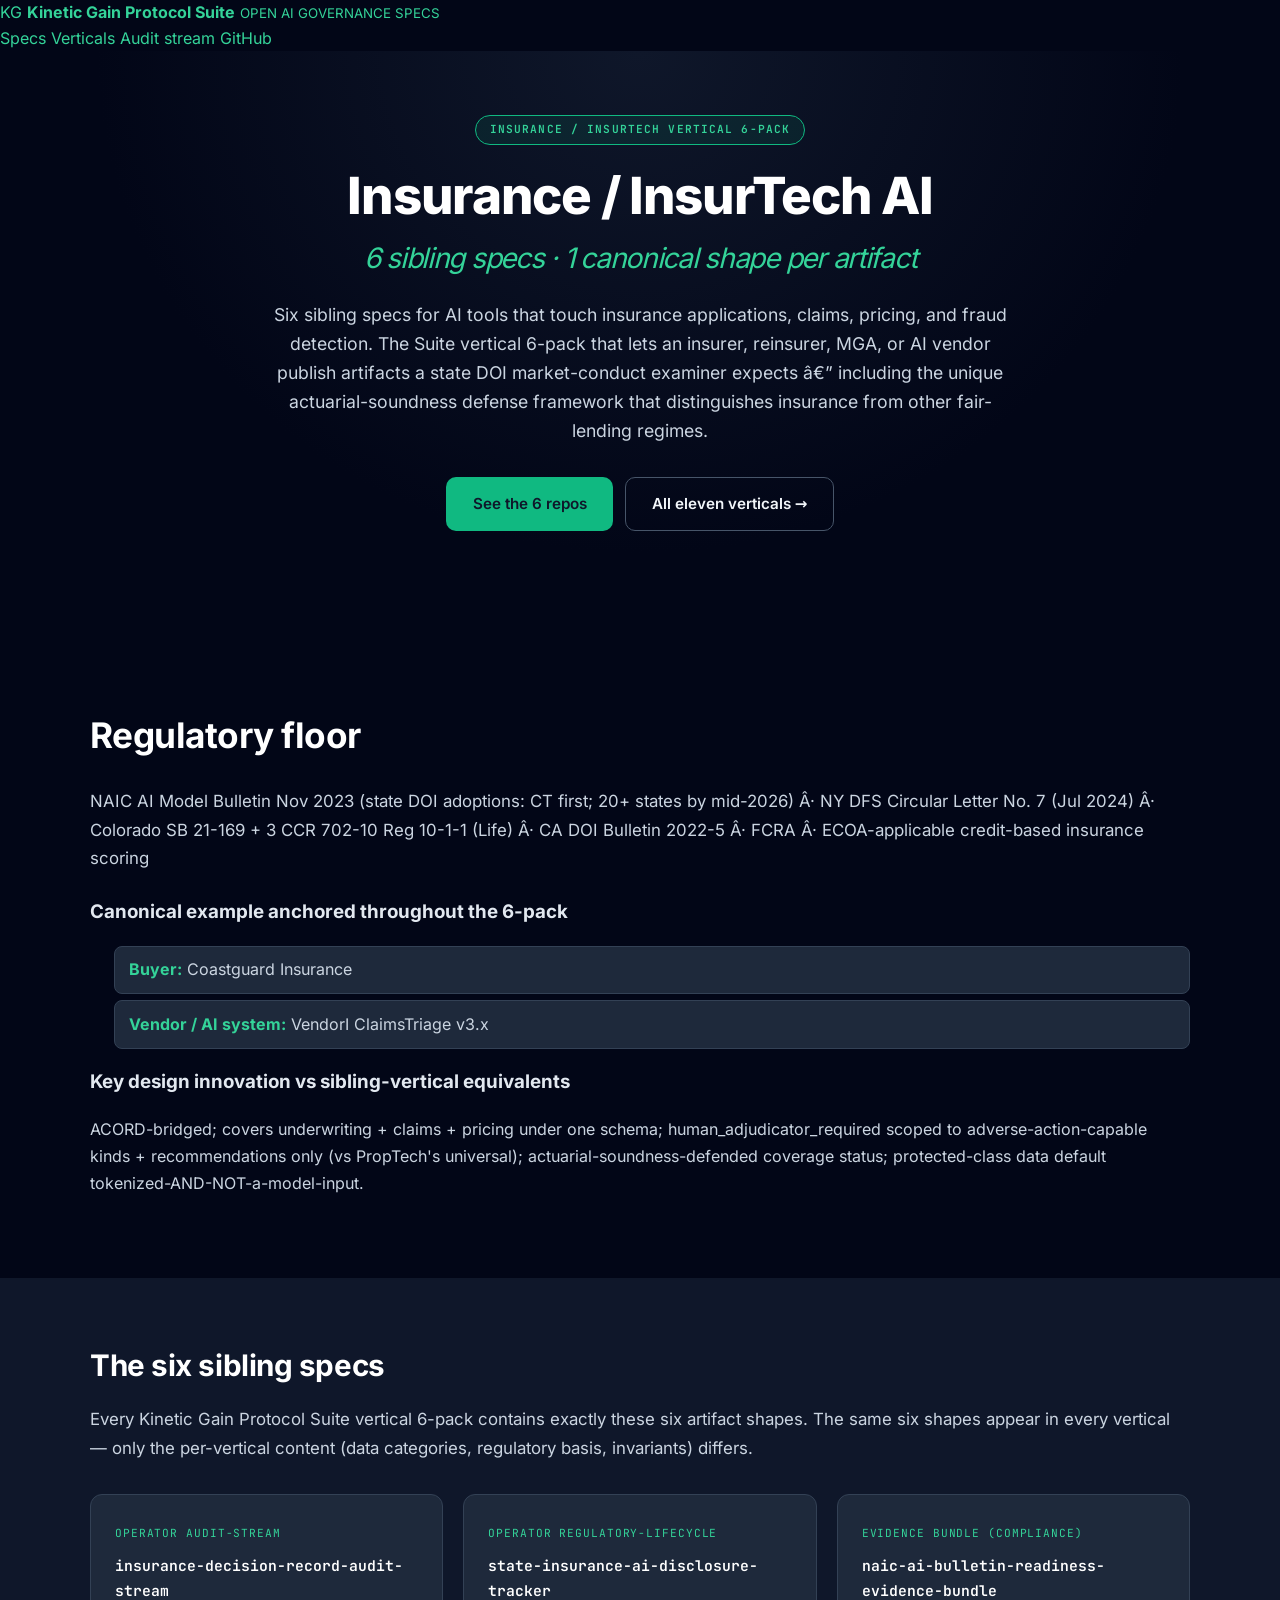
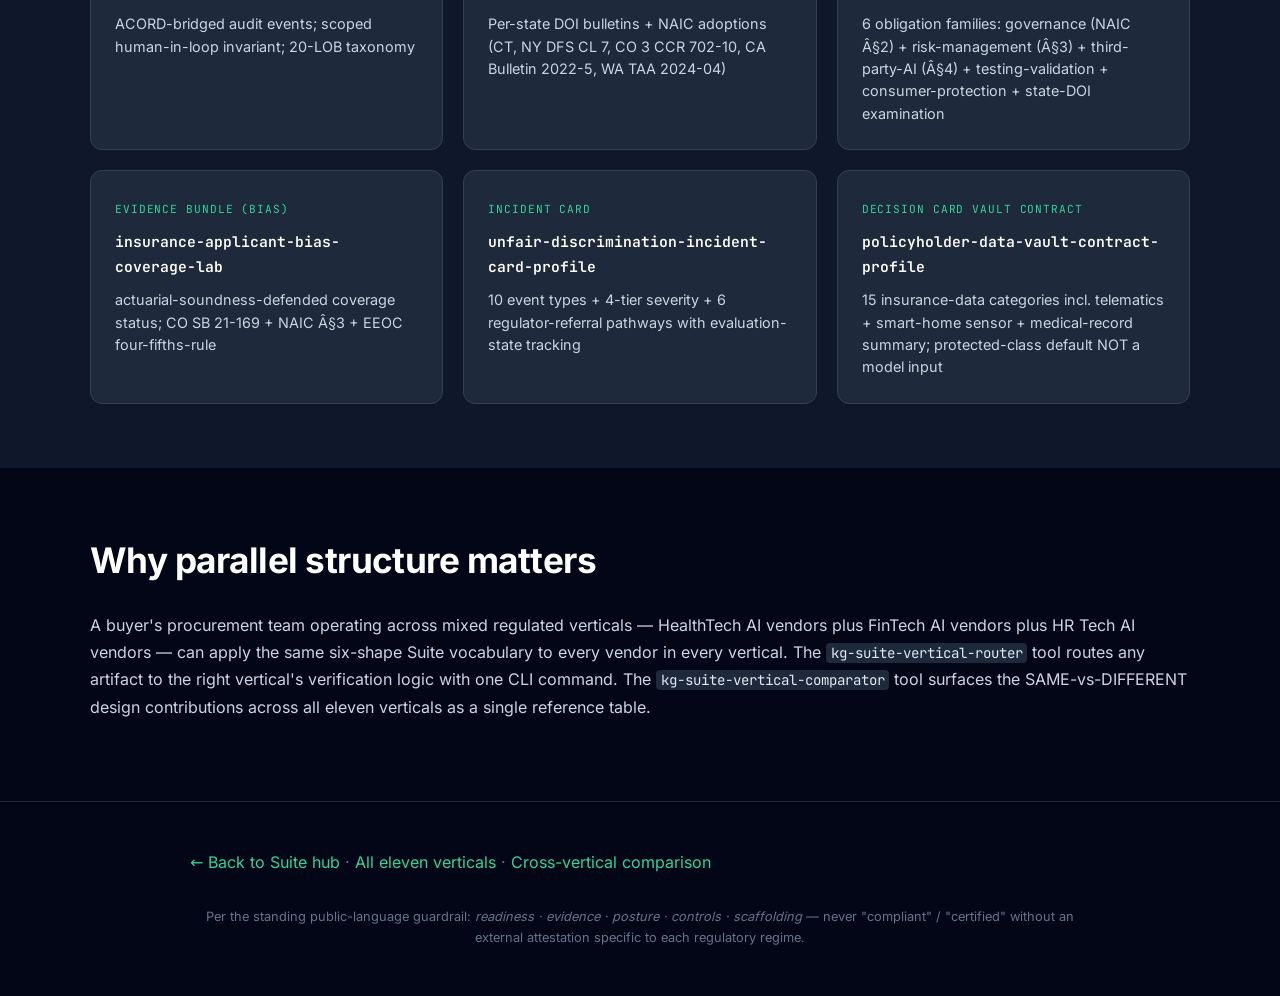
<file: verticals/insurtech/index.html>
<!doctype html>
<html lang="en">
<head>
  <meta charset="utf-8" />
  <meta name="viewport" content="width=device-width, initial-scale=1" />
  <title>Insurance / InsurTech AI — Kinetic Gain Protocol Suite vertical 6-pack</title>
  <meta name="description" content="NAIC AI Model Bulletin (Nov 2023) + state DOI adoptions + NY DFS CL 7 + CO SB 21-169. Six sibling spec repos for AI tools in Insurance / InsurTech. Decision Card vault contract · Incident Card · Evidence Bundle (compliance) · Evidence Bundle (bias) · Operator audit-stream · Operator regulatory-lifecycle tracker. Part of the Kinetic Gain Protocol Suite." />
  <meta name="theme-color" content="#10b981" />
  <link rel="canonical" href="https://suite.kineticgain.com/verticals/insurtech/" />
  <meta http-equiv="Content-Security-Policy" content="default-src 'self'; script-src 'self'; style-src 'self' 'unsafe-inline'; font-src 'self' data:; img-src 'self' data: https:; connect-src 'self'; frame-ancestors 'none'; base-uri 'self'; form-action 'self'; object-src 'none'; upgrade-insecure-requests" />
  <meta name="referrer" content="strict-origin-when-cross-origin" />
  <meta property="og:type" content="website" />
  <meta property="og:title" content="Insurance / InsurTech AI — Kinetic Gain Protocol Suite vertical 6-pack" />
  <meta property="og:description" content="NAIC AI Model Bulletin (Nov 2023) + state DOI adoptions + NY DFS CL 7 + CO SB 21-169. Six sibling spec repos for AI tools in Insurance / InsurTech. Decision Card vault contract · Incident Card · Evidence Bundle (compliance) · Evidence Bundle (bias) · Operator audit-stream · Operator regulatory-lifecycle tracker. Part of the Kinetic Gain Protocol Suite." />
  <meta property="og:url" content="https://suite.kineticgain.com/verticals/insurtech/" />
  <link rel="stylesheet" href="/assets/fonts.css" />
  <link rel="stylesheet" href="/style.css" />
  <link rel="stylesheet" href="/verticals/vertical.css" />
  <link rel="icon" href="/favicon.svg" type="image/svg+xml" />
</head>
<body class="vertical-page">
<header class="nav">
  <div class="nav-inner">
    <a class="brand" href="/">
      <span class="brand-mark">KG</span>
      <span class="brand-text">
        <strong>Kinetic Gain Protocol Suite</strong>
        <small>OPEN AI GOVERNANCE SPECS</small>
      </span>
    </a>
    <nav class="nav-links">
      <a href="/#suite">Specs</a>
      <a href="/verticals/">Verticals</a>
      <a href="/#audit-stream">Audit stream</a>
      <a class="cta" href="https://github.com/mizcausevic-dev/kinetic-gain-protocol-suite">GitHub</a>
    </nav>
  </div>
</header>
<section class="hero vertical-hero">
  <div class="hero-inner">
    <span class="pill">Insurance / InsurTech vertical 6-pack</span>
    <h1>Insurance / InsurTech AI<br /><em>6 sibling specs · 1 canonical shape per artifact</em></h1>
    <p class="lede">Six sibling specs for AI tools that touch insurance applications, claims, pricing, and fraud detection. The Suite vertical 6-pack that lets an insurer, reinsurer, MGA, or AI vendor publish artifacts a state DOI market-conduct examiner expects â€” including the unique actuarial-soundness defense framework that distinguishes insurance from other fair-lending regimes.</p>
    <div class="hero-cta">
      <a class="btn btn-primary" href="#repos">See the 6 repos</a>
      <a class="btn btn-secondary" href="/verticals/">All eleven verticals →</a>
    </div>
  </div>
</section>

<section class="block-dark">
  <div class="block-inner">
    <h2>Regulatory floor</h2>
    <p class="block-lede">NAIC AI Model Bulletin Nov 2023 (state DOI adoptions: CT first; 20+ states by mid-2026) Â· NY DFS Circular Letter No. 7 (Jul 2024) Â· Colorado SB 21-169 + 3 CCR 702-10 Reg 10-1-1 (Life) Â· CA DOI Bulletin 2022-5 Â· FCRA Â· ECOA-applicable credit-based insurance scoring</p>

    <h3 class="subhead">Canonical example anchored throughout the 6-pack</h3>
    <ul class="canonical-list">
      <li><strong>Buyer:</strong> Coastguard Insurance</li>
      <li><strong>Vendor / AI system:</strong> VendorI ClaimsTriage v3.x</li>
    </ul>

    <h3 class="subhead">Key design innovation vs sibling-vertical equivalents</h3>
    <p>ACORD-bridged; covers underwriting + claims + pricing under one schema; human_adjudicator_required scoped to adverse-action-capable kinds + recommendations only (vs PropTech&#39;s universal); actuarial-soundness-defended coverage status; protected-class data default tokenized-AND-NOT-a-model-input.</p>
  </div>
</section>

<section id="repos" class="block">
  <div class="block-inner">
    <h2>The six sibling specs</h2>
    <p class="block-lede">Every Kinetic Gain Protocol Suite vertical 6-pack contains exactly these six artifact shapes. The same six shapes appear in every vertical — only the per-vertical content (data categories, regulatory basis, invariants) differs.</p>
    <div class="repo-grid">
      
    <article class="repo-card">
      <span class="repo-shape">Operator audit-stream</span>
      <h3><a href="https://github.com/mizcausevic-dev/insurance-decision-record-audit-stream"><code>insurance-decision-record-audit-stream</code></a></h3>
      <p>ACORD-bridged audit events; scoped human-in-loop invariant; 20-LOB taxonomy</p>
    </article>
    <article class="repo-card">
      <span class="repo-shape">Operator regulatory-lifecycle</span>
      <h3><a href="https://github.com/mizcausevic-dev/state-insurance-ai-disclosure-tracker"><code>state-insurance-ai-disclosure-tracker</code></a></h3>
      <p>Per-state DOI bulletins + NAIC adoptions (CT, NY DFS CL 7, CO 3 CCR 702-10, CA Bulletin 2022-5, WA TAA 2024-04)</p>
    </article>
    <article class="repo-card">
      <span class="repo-shape">Evidence Bundle (compliance)</span>
      <h3><a href="https://github.com/mizcausevic-dev/naic-ai-bulletin-readiness-evidence-bundle"><code>naic-ai-bulletin-readiness-evidence-bundle</code></a></h3>
      <p>6 obligation families: governance (NAIC Â§2) + risk-management (Â§3) + third-party-AI (Â§4) + testing-validation + consumer-protection + state-DOI examination</p>
    </article>
    <article class="repo-card">
      <span class="repo-shape">Evidence Bundle (bias)</span>
      <h3><a href="https://github.com/mizcausevic-dev/insurance-applicant-bias-coverage-lab"><code>insurance-applicant-bias-coverage-lab</code></a></h3>
      <p>actuarial-soundness-defended coverage status; CO SB 21-169 + NAIC Â§3 + EEOC four-fifths-rule</p>
    </article>
    <article class="repo-card">
      <span class="repo-shape">Incident Card</span>
      <h3><a href="https://github.com/mizcausevic-dev/unfair-discrimination-incident-card-profile"><code>unfair-discrimination-incident-card-profile</code></a></h3>
      <p>10 event types + 4-tier severity + 6 regulator-referral pathways with evaluation-state tracking</p>
    </article>
    <article class="repo-card">
      <span class="repo-shape">Decision Card vault contract</span>
      <h3><a href="https://github.com/mizcausevic-dev/policyholder-data-vault-contract-profile"><code>policyholder-data-vault-contract-profile</code></a></h3>
      <p>15 insurance-data categories incl. telematics + smart-home sensor + medical-record summary; protected-class default NOT a model input</p>
    </article>
    </div>
  </div>
</section>

<section class="block-dark">
  <div class="block-inner">
    <h2>Why parallel structure matters</h2>
    <p>A buyer's procurement team operating across mixed regulated verticals — HealthTech AI vendors plus FinTech AI vendors plus HR Tech AI vendors — can apply the same six-shape Suite vocabulary to every vendor in every vertical. The <a href="https://github.com/mizcausevic-dev/kg-suite-vertical-router"><code>kg-suite-vertical-router</code></a> tool routes any artifact to the right vertical's verification logic with one CLI command. The <a href="https://github.com/mizcausevic-dev/kg-suite-vertical-comparator"><code>kg-suite-vertical-comparator</code></a> tool surfaces the SAME-vs-DIFFERENT design contributions across all eleven verticals as a single reference table.</p>
  </div>
</section>

<footer class="footer">
  <div class="footer-inner">
    <p><a href="/">← Back to Suite hub</a> · <a href="/verticals/">All eleven verticals</a> · <a href="https://github.com/mizcausevic-dev/kg-suite-vertical-comparator/blob/main/docs/CROSS-VERTICAL-COMPARISON.md">Cross-vertical comparison</a></p>
    <p class="footer-fineprint">Per the standing public-language guardrail: <em>readiness · evidence · posture · controls · scaffolding</em> — never "compliant" / "certified" without an external attestation specific to each regulatory regime.</p>
  </div>
</footer>
</body>
</html>
</file>
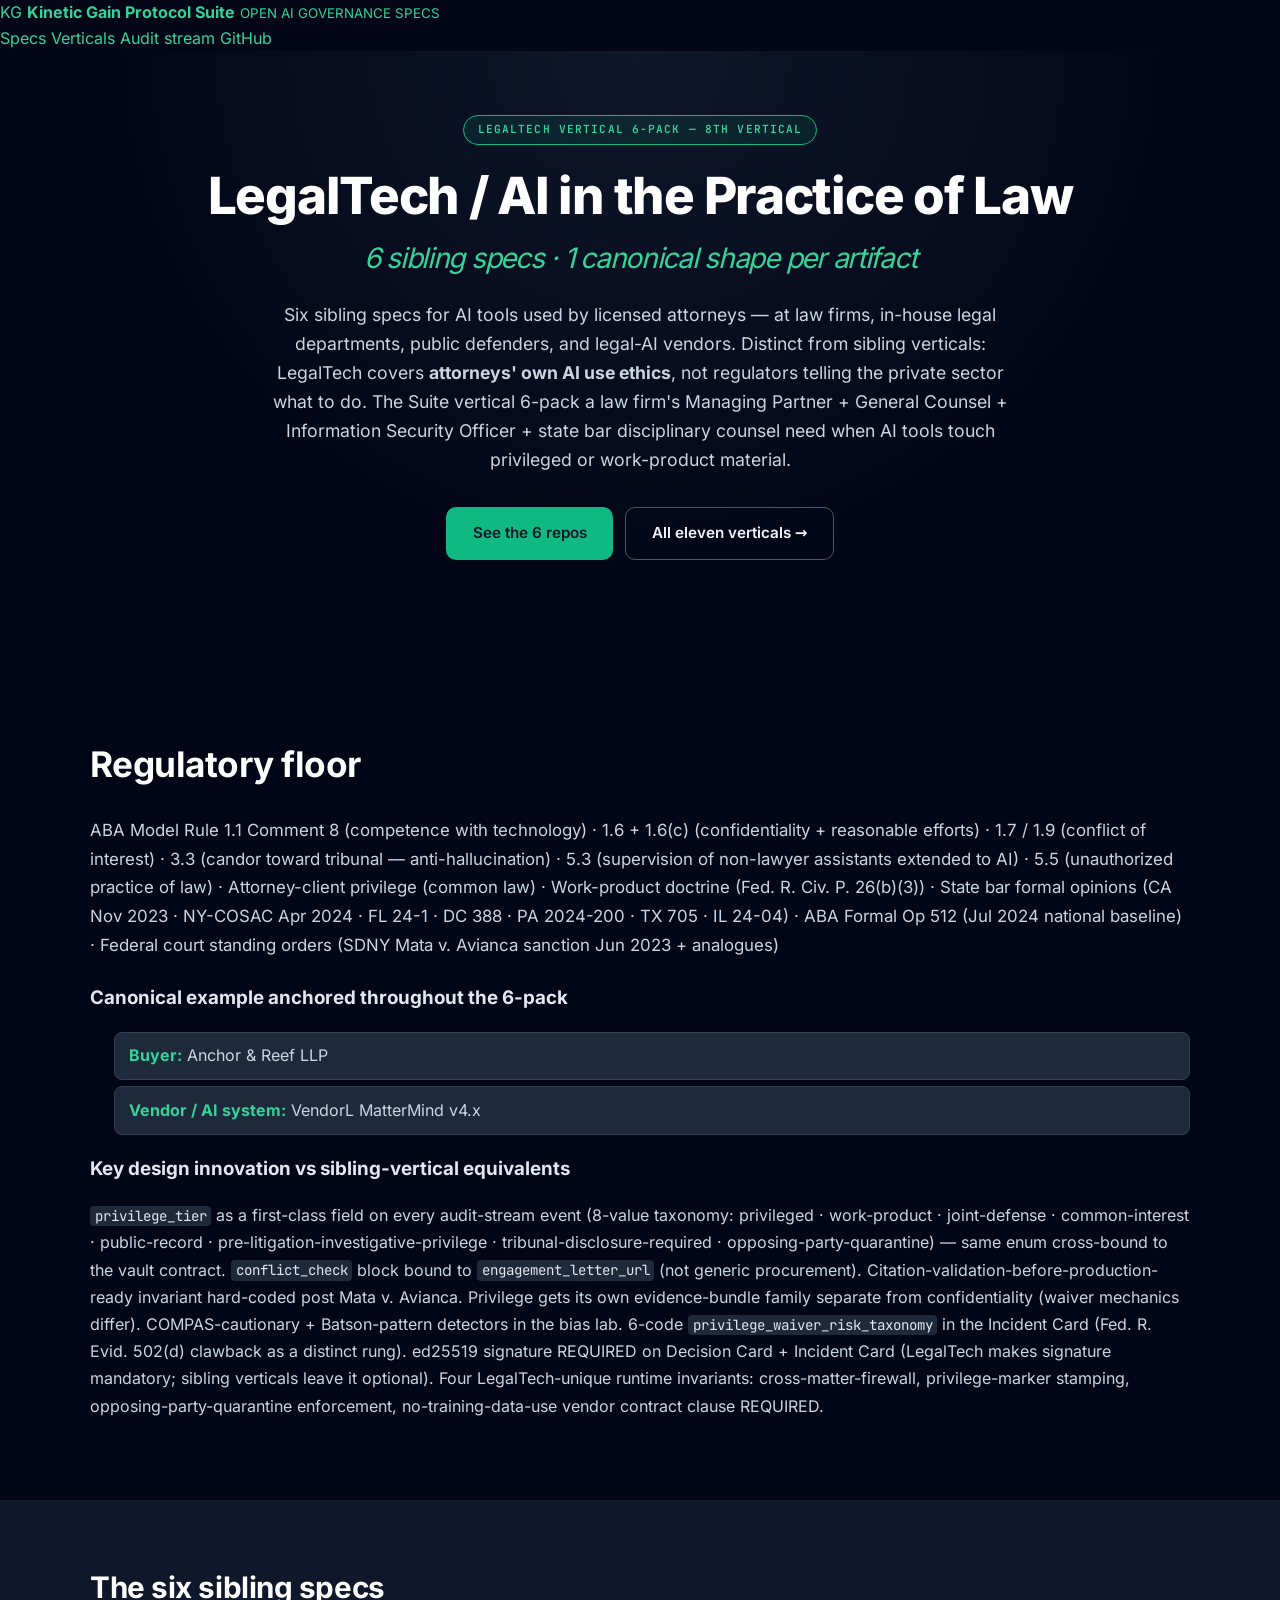
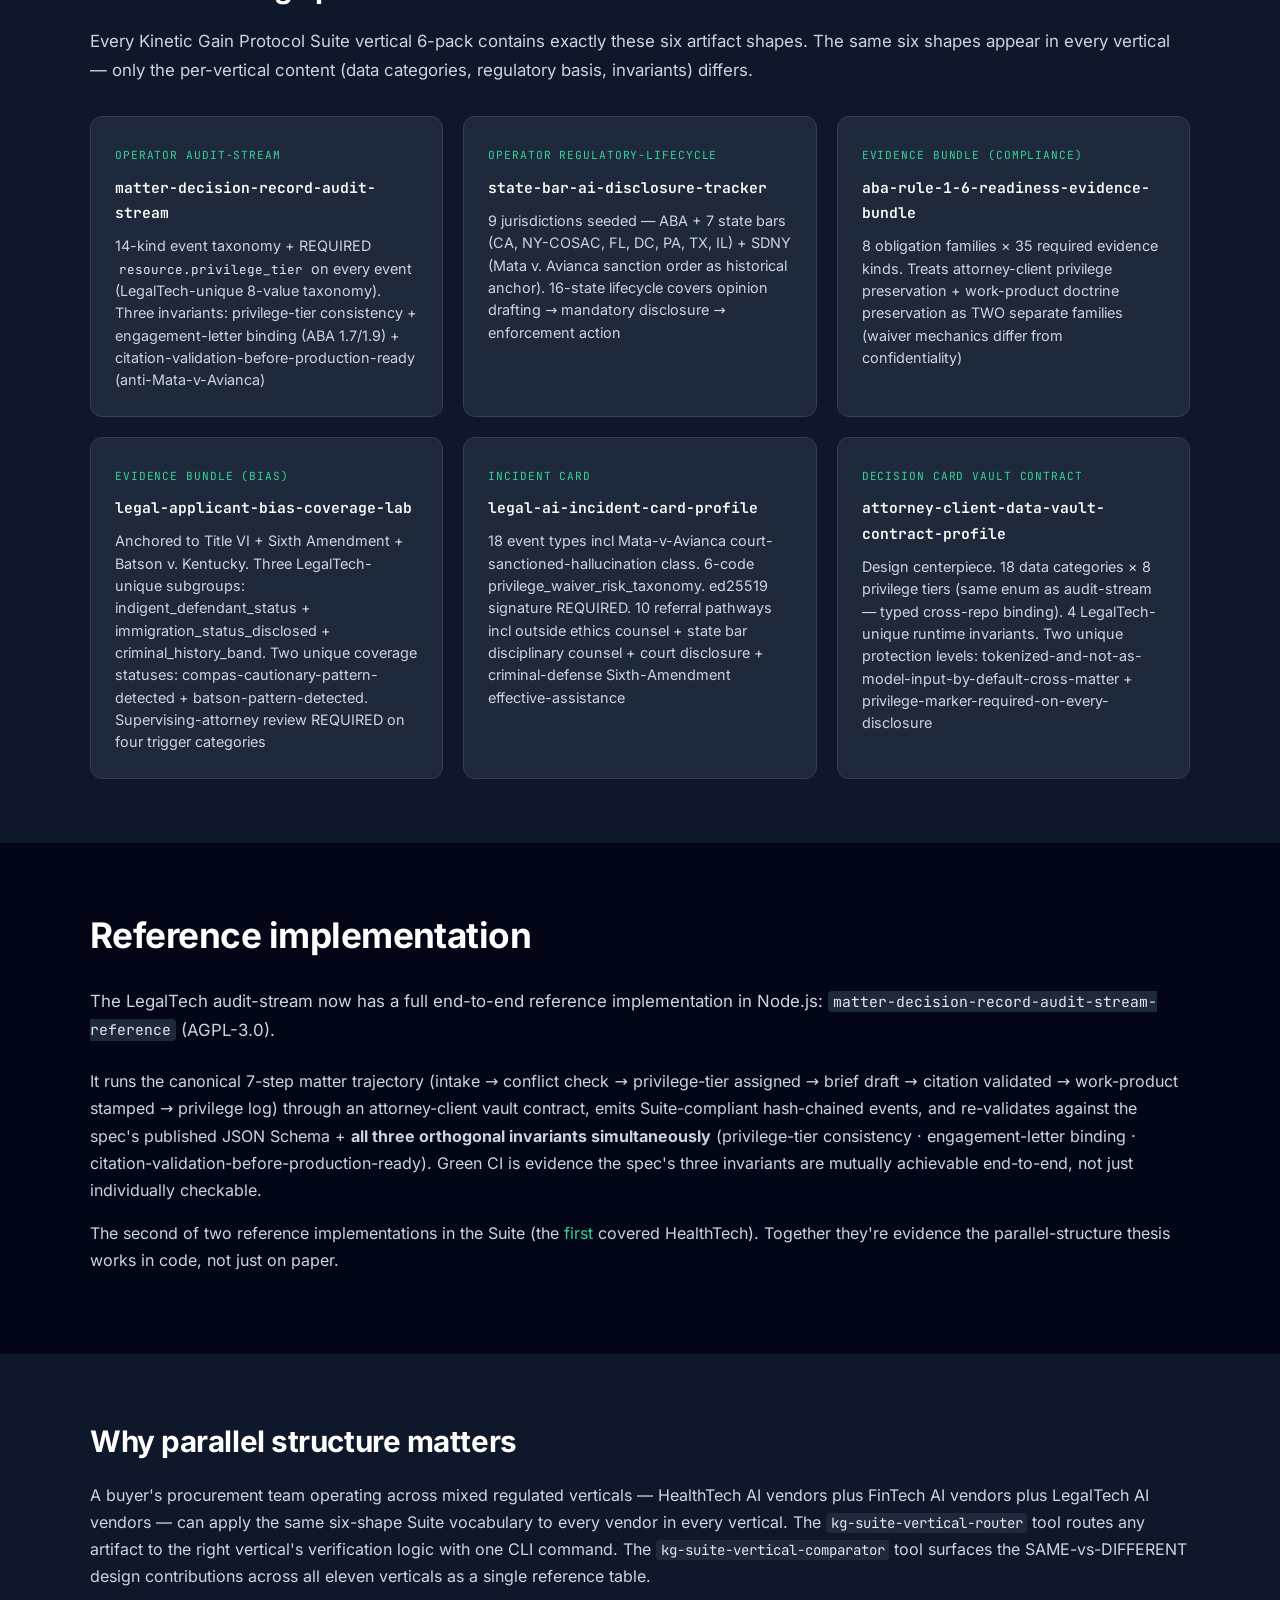
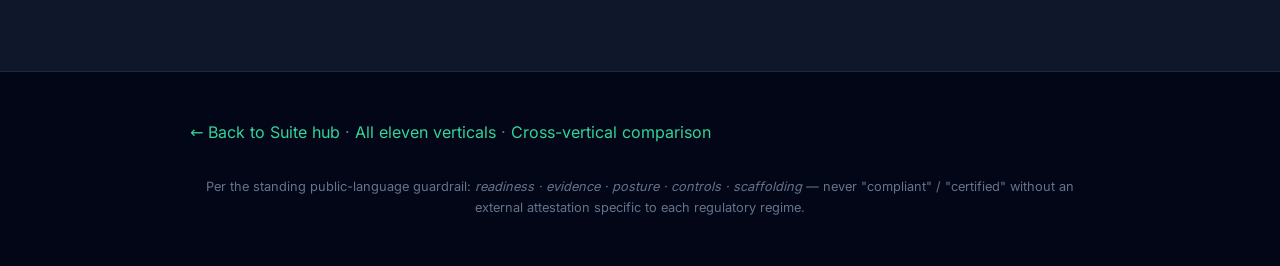
<file: verticals/legaltech/index.html>
<!doctype html>
<html lang="en">
<head>
  <meta charset="utf-8" />
  <meta name="viewport" content="width=device-width, initial-scale=1" />
  <title>LegalTech / AI in the Practice of Law — Kinetic Gain Protocol Suite vertical 6-pack</title>
  <meta name="description" content="ABA Model Rules 1.1c8 + 1.6 + 1.6(c) + 1.7 + 1.9 + 3.3 + 5.3 + 5.5, attorney-client privilege, work-product doctrine, state bar opinions (CA / NY / FL / DC / PA / TX / IL), Mata v. Avianca-era court orders. Six sibling spec repos for AI tools in the practice of law. privilege_tier as first-class field. Part of the Kinetic Gain Protocol Suite." />
  <meta name="theme-color" content="#10b981" />
  <link rel="canonical" href="https://suite.kineticgain.com/verticals/legaltech/" />
  <meta http-equiv="Content-Security-Policy" content="default-src 'self'; script-src 'self'; style-src 'self' 'unsafe-inline'; font-src 'self' data:; img-src 'self' data: https:; connect-src 'self'; frame-ancestors 'none'; base-uri 'self'; form-action 'self'; object-src 'none'; upgrade-insecure-requests" />
  <meta name="referrer" content="strict-origin-when-cross-origin" />
  <meta property="og:type" content="website" />
  <meta property="og:title" content="LegalTech / AI in the Practice of Law — Kinetic Gain Protocol Suite vertical 6-pack" />
  <meta property="og:description" content="ABA Model Rules + attorney-client privilege + work-product doctrine + state bar opinions + Mata v. Avianca-era court orders. Six sibling spec repos for AI tools in the practice of law. privilege_tier as first-class field. Part of the Kinetic Gain Protocol Suite." />
  <meta property="og:url" content="https://suite.kineticgain.com/verticals/legaltech/" />
  <link rel="stylesheet" href="/assets/fonts.css" />
  <link rel="stylesheet" href="/style.css" />
  <link rel="stylesheet" href="/verticals/vertical.css" />
  <link rel="icon" href="/favicon.svg" type="image/svg+xml" />
</head>
<body class="vertical-page">
<header class="nav">
  <div class="nav-inner">
    <a class="brand" href="/">
      <span class="brand-mark">KG</span>
      <span class="brand-text">
        <strong>Kinetic Gain Protocol Suite</strong>
        <small>OPEN AI GOVERNANCE SPECS</small>
      </span>
    </a>
    <nav class="nav-links">
      <a href="/#suite">Specs</a>
      <a href="/verticals/">Verticals</a>
      <a href="/#audit-stream">Audit stream</a>
      <a class="cta" href="https://github.com/mizcausevic-dev/kinetic-gain-protocol-suite">GitHub</a>
    </nav>
  </div>
</header>
<section class="hero vertical-hero">
  <div class="hero-inner">
    <span class="pill">LegalTech vertical 6-pack — 8th vertical</span>
    <h1>LegalTech / AI in the Practice of Law<br /><em>6 sibling specs · 1 canonical shape per artifact</em></h1>
    <p class="lede">Six sibling specs for AI tools used by licensed attorneys — at law firms, in-house legal departments, public defenders, and legal-AI vendors. Distinct from sibling verticals: LegalTech covers <strong>attorneys&#39; own AI use ethics</strong>, not regulators telling the private sector what to do. The Suite vertical 6-pack a law firm&#39;s Managing Partner + General Counsel + Information Security Officer + state bar disciplinary counsel need when AI tools touch privileged or work-product material.</p>
    <div class="hero-cta">
      <a class="btn btn-primary" href="#repos">See the 6 repos</a>
      <a class="btn btn-secondary" href="/verticals/">All eleven verticals →</a>
    </div>
  </div>
</section>

<section class="block-dark">
  <div class="block-inner">
    <h2>Regulatory floor</h2>
    <p class="block-lede">ABA Model Rule 1.1 Comment 8 (competence with technology) · 1.6 + 1.6(c) (confidentiality + reasonable efforts) · 1.7 / 1.9 (conflict of interest) · 3.3 (candor toward tribunal — anti-hallucination) · 5.3 (supervision of non-lawyer assistants extended to AI) · 5.5 (unauthorized practice of law) · Attorney-client privilege (common law) · Work-product doctrine (Fed. R. Civ. P. 26(b)(3)) · State bar formal opinions (CA Nov 2023 · NY-COSAC Apr 2024 · FL 24-1 · DC 388 · PA 2024-200 · TX 705 · IL 24-04) · ABA Formal Op 512 (Jul 2024 national baseline) · Federal court standing orders (SDNY Mata v. Avianca sanction Jun 2023 + analogues)</p>

    <h3 class="subhead">Canonical example anchored throughout the 6-pack</h3>
    <ul class="canonical-list">
      <li><strong>Buyer:</strong> Anchor &amp; Reef LLP</li>
      <li><strong>Vendor / AI system:</strong> VendorL MatterMind v4.x</li>
    </ul>

    <h3 class="subhead">Key design innovation vs sibling-vertical equivalents</h3>
    <p><code>privilege_tier</code> as a first-class field on every audit-stream event (8-value taxonomy: privileged · work-product · joint-defense · common-interest · public-record · pre-litigation-investigative-privilege · tribunal-disclosure-required · opposing-party-quarantine) — same enum cross-bound to the vault contract. <code>conflict_check</code> block bound to <code>engagement_letter_url</code> (not generic procurement). Citation-validation-before-production-ready invariant hard-coded post Mata v. Avianca. Privilege gets its own evidence-bundle family separate from confidentiality (waiver mechanics differ). COMPAS-cautionary + Batson-pattern detectors in the bias lab. 6-code <code>privilege_waiver_risk_taxonomy</code> in the Incident Card (Fed. R. Evid. 502(d) clawback as a distinct rung). ed25519 signature REQUIRED on Decision Card + Incident Card (LegalTech makes signature mandatory; sibling verticals leave it optional). Four LegalTech-unique runtime invariants: cross-matter-firewall, privilege-marker stamping, opposing-party-quarantine enforcement, no-training-data-use vendor contract clause REQUIRED.</p>
  </div>
</section>

<section id="repos" class="block">
  <div class="block-inner">
    <h2>The six sibling specs</h2>
    <p class="block-lede">Every Kinetic Gain Protocol Suite vertical 6-pack contains exactly these six artifact shapes. The same six shapes appear in every vertical — only the per-vertical content (data categories, regulatory basis, invariants) differs.</p>
    <div class="repo-grid">

    <article class="repo-card">
      <span class="repo-shape">Operator audit-stream</span>
      <h3><a href="https://github.com/mizcausevic-dev/matter-decision-record-audit-stream"><code>matter-decision-record-audit-stream</code></a></h3>
      <p>14-kind event taxonomy + REQUIRED <code>resource.privilege_tier</code> on every event (LegalTech-unique 8-value taxonomy). Three invariants: privilege-tier consistency + engagement-letter binding (ABA 1.7/1.9) + citation-validation-before-production-ready (anti-Mata-v-Avianca)</p>
    </article>
    <article class="repo-card">
      <span class="repo-shape">Operator regulatory-lifecycle</span>
      <h3><a href="https://github.com/mizcausevic-dev/state-bar-ai-disclosure-tracker"><code>state-bar-ai-disclosure-tracker</code></a></h3>
      <p>9 jurisdictions seeded — ABA + 7 state bars (CA, NY-COSAC, FL, DC, PA, TX, IL) + SDNY (Mata v. Avianca sanction order as historical anchor). 16-state lifecycle covers opinion drafting → mandatory disclosure → enforcement action</p>
    </article>
    <article class="repo-card">
      <span class="repo-shape">Evidence Bundle (compliance)</span>
      <h3><a href="https://github.com/mizcausevic-dev/aba-rule-1-6-readiness-evidence-bundle"><code>aba-rule-1-6-readiness-evidence-bundle</code></a></h3>
      <p>8 obligation families × 35 required evidence kinds. Treats attorney-client privilege preservation + work-product doctrine preservation as TWO separate families (waiver mechanics differ from confidentiality)</p>
    </article>
    <article class="repo-card">
      <span class="repo-shape">Evidence Bundle (bias)</span>
      <h3><a href="https://github.com/mizcausevic-dev/legal-applicant-bias-coverage-lab"><code>legal-applicant-bias-coverage-lab</code></a></h3>
      <p>Anchored to Title VI + Sixth Amendment + Batson v. Kentucky. Three LegalTech-unique subgroups: indigent_defendant_status + immigration_status_disclosed + criminal_history_band. Two unique coverage statuses: compas-cautionary-pattern-detected + batson-pattern-detected. Supervising-attorney review REQUIRED on four trigger categories</p>
    </article>
    <article class="repo-card">
      <span class="repo-shape">Incident Card</span>
      <h3><a href="https://github.com/mizcausevic-dev/legal-ai-incident-card-profile"><code>legal-ai-incident-card-profile</code></a></h3>
      <p>18 event types incl Mata-v-Avianca court-sanctioned-hallucination class. 6-code privilege_waiver_risk_taxonomy. ed25519 signature REQUIRED. 10 referral pathways incl outside ethics counsel + state bar disciplinary counsel + court disclosure + criminal-defense Sixth-Amendment effective-assistance</p>
    </article>
    <article class="repo-card">
      <span class="repo-shape">Decision Card vault contract</span>
      <h3><a href="https://github.com/mizcausevic-dev/attorney-client-data-vault-contract-profile"><code>attorney-client-data-vault-contract-profile</code></a></h3>
      <p>Design centerpiece. 18 data categories × 8 privilege tiers (same enum as audit-stream — typed cross-repo binding). 4 LegalTech-unique runtime invariants. Two unique protection levels: tokenized-and-not-as-model-input-by-default-cross-matter + privilege-marker-required-on-every-disclosure</p>
    </article>
    </div>
  </div>
</section>

<section class="block-dark">
  <div class="block-inner">
    <h2>Reference implementation</h2>
    <p class="block-lede">The LegalTech audit-stream now has a full end-to-end reference implementation in Node.js: <a href="https://github.com/mizcausevic-dev/matter-decision-record-audit-stream-reference"><code>matter-decision-record-audit-stream-reference</code></a> (AGPL-3.0).</p>
    <p>It runs the canonical 7-step matter trajectory (intake → conflict check → privilege-tier assigned → brief draft → citation validated → work-product stamped → privilege log) through an attorney-client vault contract, emits Suite-compliant hash-chained events, and re-validates against the spec's published JSON Schema + <strong>all three orthogonal invariants simultaneously</strong> (privilege-tier consistency · engagement-letter binding · citation-validation-before-production-ready). Green CI is evidence the spec's three invariants are mutually achievable end-to-end, not just individually checkable.</p>
    <p>The second of two reference implementations in the Suite (the <a href="https://github.com/mizcausevic-dev/fhir-resource-access-audit-reference">first</a> covered HealthTech). Together they're evidence the parallel-structure thesis works in code, not just on paper.</p>
  </div>
</section>

<section class="block">
  <div class="block-inner">
    <h2>Why parallel structure matters</h2>
    <p>A buyer&#39;s procurement team operating across mixed regulated verticals — HealthTech AI vendors plus FinTech AI vendors plus LegalTech AI vendors — can apply the same six-shape Suite vocabulary to every vendor in every vertical. The <a href="https://github.com/mizcausevic-dev/kg-suite-vertical-router"><code>kg-suite-vertical-router</code></a> tool routes any artifact to the right vertical&#39;s verification logic with one CLI command. The <a href="https://github.com/mizcausevic-dev/kg-suite-vertical-comparator"><code>kg-suite-vertical-comparator</code></a> tool surfaces the SAME-vs-DIFFERENT design contributions across all eleven verticals as a single reference table.</p>
  </div>
</section>

<footer class="footer">
  <div class="footer-inner">
    <p><a href="/">← Back to Suite hub</a> · <a href="/verticals/">All eleven verticals</a> · <a href="https://github.com/mizcausevic-dev/kg-suite-vertical-comparator/blob/main/docs/CROSS-VERTICAL-COMPARISON.md">Cross-vertical comparison</a></p>
    <p class="footer-fineprint">Per the standing public-language guardrail: <em>readiness · evidence · posture · controls · scaffolding</em> — never &quot;compliant&quot; / &quot;certified&quot; without an external attestation specific to each regulatory regime.</p>
  </div>
</footer>
</body>
</html>
</file>
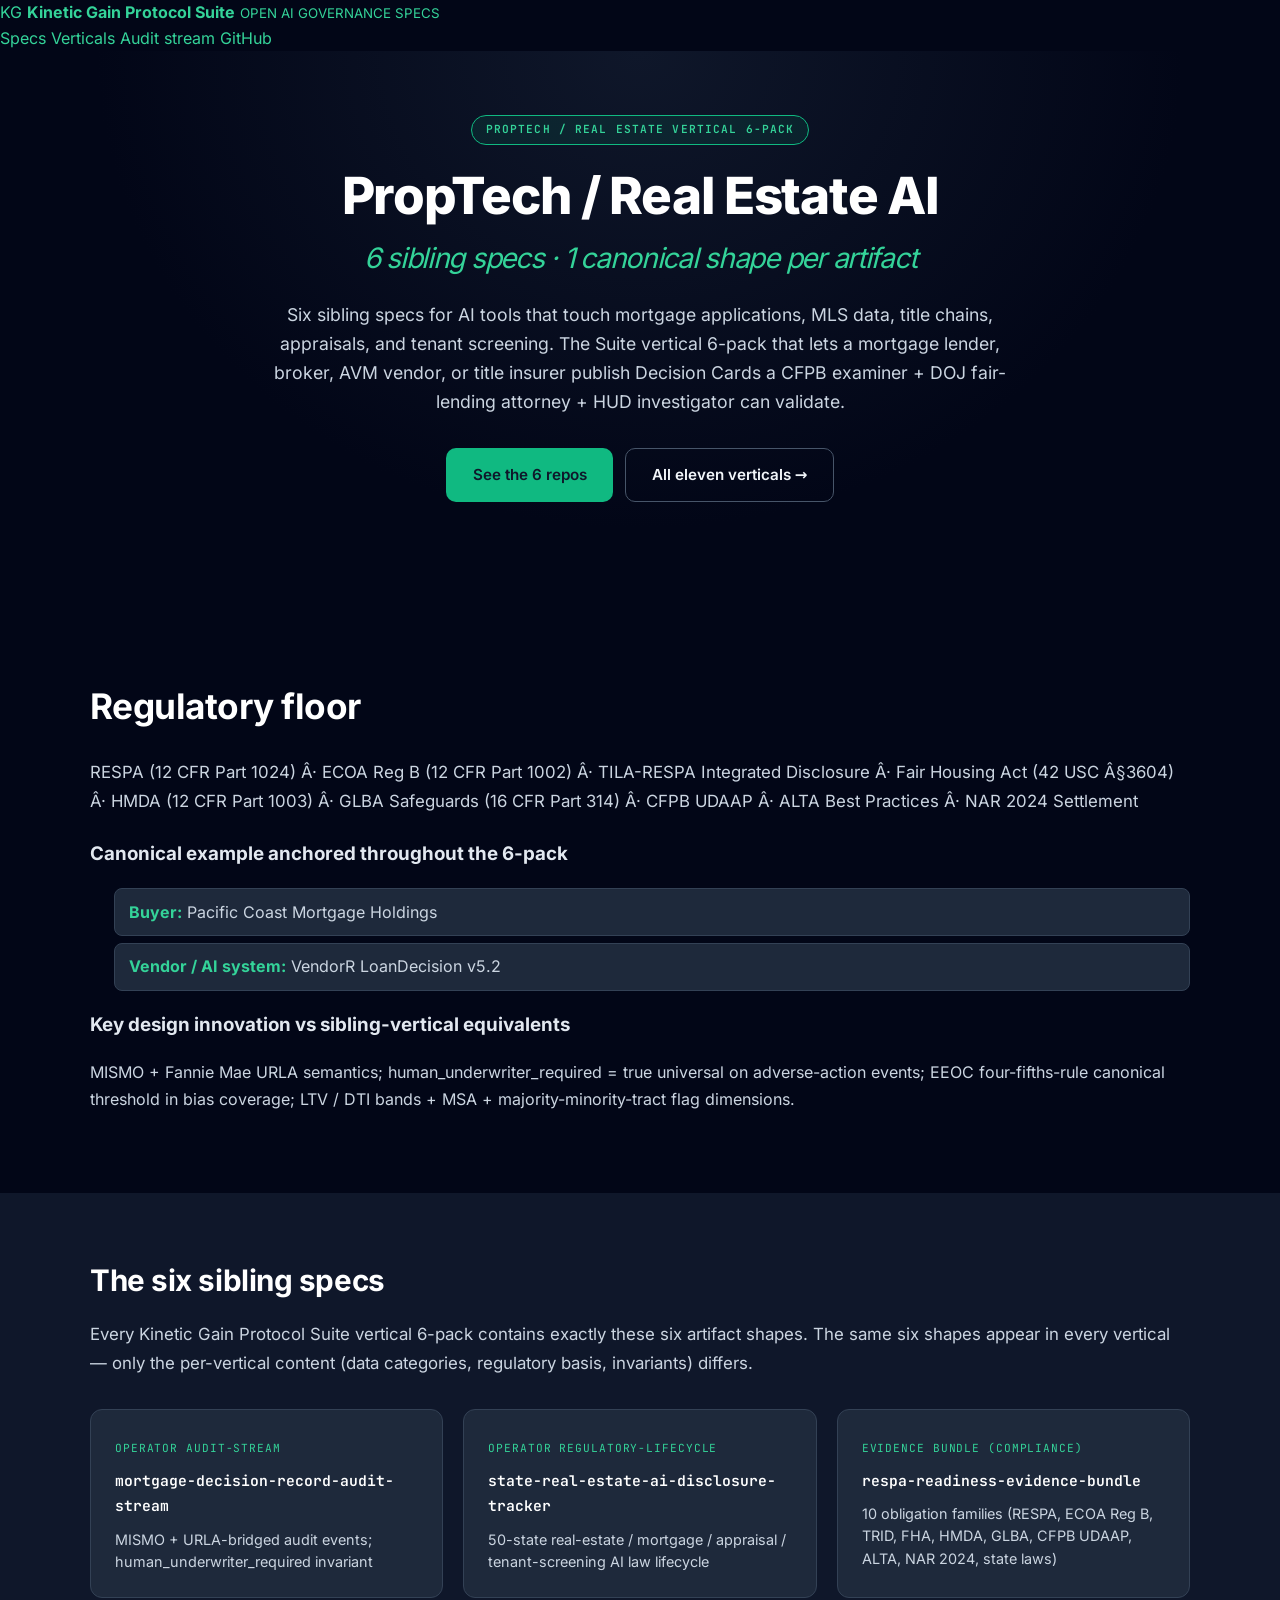
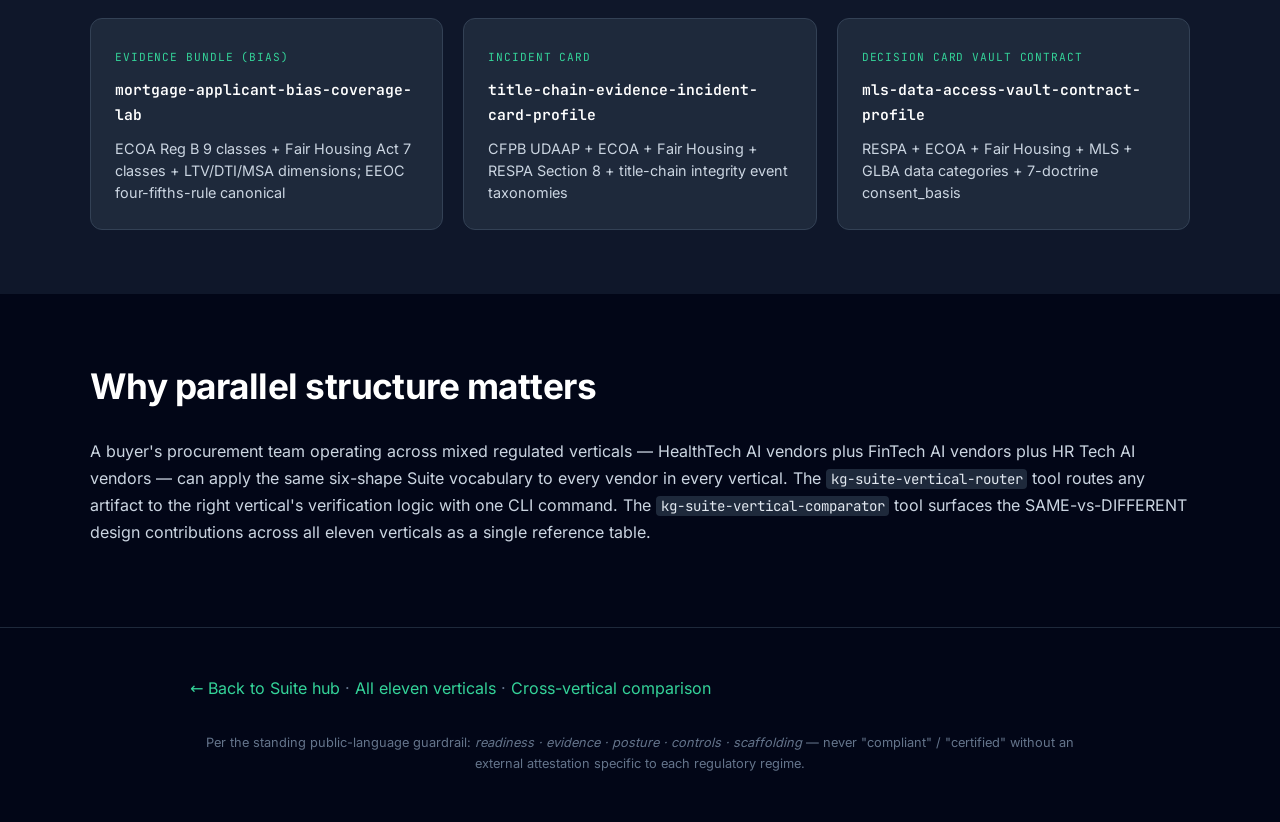
<file: verticals/proptech/index.html>
<!doctype html>
<html lang="en">
<head>
  <meta charset="utf-8" />
  <meta name="viewport" content="width=device-width, initial-scale=1" />
  <title>PropTech / Real Estate AI — Kinetic Gain Protocol Suite vertical 6-pack</title>
  <meta name="description" content="RESPA + ECOA Reg B + Fair Housing Act + HMDA + GLBA + CFPB UDAAP + state real-estate AI laws. Six sibling spec repos for AI tools in PropTech / Real Estate. Decision Card vault contract · Incident Card · Evidence Bundle (compliance) · Evidence Bundle (bias) · Operator audit-stream · Operator regulatory-lifecycle tracker. Part of the Kinetic Gain Protocol Suite." />
  <meta name="theme-color" content="#10b981" />
  <link rel="canonical" href="https://suite.kineticgain.com/verticals/proptech/" />
  <meta http-equiv="Content-Security-Policy" content="default-src 'self'; script-src 'self'; style-src 'self' 'unsafe-inline'; font-src 'self' data:; img-src 'self' data: https:; connect-src 'self'; frame-ancestors 'none'; base-uri 'self'; form-action 'self'; object-src 'none'; upgrade-insecure-requests" />
  <meta name="referrer" content="strict-origin-when-cross-origin" />
  <meta property="og:type" content="website" />
  <meta property="og:title" content="PropTech / Real Estate AI — Kinetic Gain Protocol Suite vertical 6-pack" />
  <meta property="og:description" content="RESPA + ECOA Reg B + Fair Housing Act + HMDA + GLBA + CFPB UDAAP + state real-estate AI laws. Six sibling spec repos for AI tools in PropTech / Real Estate. Decision Card vault contract · Incident Card · Evidence Bundle (compliance) · Evidence Bundle (bias) · Operator audit-stream · Operator regulatory-lifecycle tracker. Part of the Kinetic Gain Protocol Suite." />
  <meta property="og:url" content="https://suite.kineticgain.com/verticals/proptech/" />
  <link rel="stylesheet" href="/assets/fonts.css" />
  <link rel="stylesheet" href="/style.css" />
  <link rel="stylesheet" href="/verticals/vertical.css" />
  <link rel="icon" href="/favicon.svg" type="image/svg+xml" />
</head>
<body class="vertical-page">
<header class="nav">
  <div class="nav-inner">
    <a class="brand" href="/">
      <span class="brand-mark">KG</span>
      <span class="brand-text">
        <strong>Kinetic Gain Protocol Suite</strong>
        <small>OPEN AI GOVERNANCE SPECS</small>
      </span>
    </a>
    <nav class="nav-links">
      <a href="/#suite">Specs</a>
      <a href="/verticals/">Verticals</a>
      <a href="/#audit-stream">Audit stream</a>
      <a class="cta" href="https://github.com/mizcausevic-dev/kinetic-gain-protocol-suite">GitHub</a>
    </nav>
  </div>
</header>
<section class="hero vertical-hero">
  <div class="hero-inner">
    <span class="pill">PropTech / Real Estate vertical 6-pack</span>
    <h1>PropTech / Real Estate AI<br /><em>6 sibling specs · 1 canonical shape per artifact</em></h1>
    <p class="lede">Six sibling specs for AI tools that touch mortgage applications, MLS data, title chains, appraisals, and tenant screening. The Suite vertical 6-pack that lets a mortgage lender, broker, AVM vendor, or title insurer publish Decision Cards a CFPB examiner + DOJ fair-lending attorney + HUD investigator can validate.</p>
    <div class="hero-cta">
      <a class="btn btn-primary" href="#repos">See the 6 repos</a>
      <a class="btn btn-secondary" href="/verticals/">All eleven verticals →</a>
    </div>
  </div>
</section>

<section class="block-dark">
  <div class="block-inner">
    <h2>Regulatory floor</h2>
    <p class="block-lede">RESPA (12 CFR Part 1024) Â· ECOA Reg B (12 CFR Part 1002) Â· TILA-RESPA Integrated Disclosure Â· Fair Housing Act (42 USC Â§3604) Â· HMDA (12 CFR Part 1003) Â· GLBA Safeguards (16 CFR Part 314) Â· CFPB UDAAP Â· ALTA Best Practices Â· NAR 2024 Settlement</p>

    <h3 class="subhead">Canonical example anchored throughout the 6-pack</h3>
    <ul class="canonical-list">
      <li><strong>Buyer:</strong> Pacific Coast Mortgage Holdings</li>
      <li><strong>Vendor / AI system:</strong> VendorR LoanDecision v5.2</li>
    </ul>

    <h3 class="subhead">Key design innovation vs sibling-vertical equivalents</h3>
    <p>MISMO + Fannie Mae URLA semantics; human_underwriter_required = true universal on adverse-action events; EEOC four-fifths-rule canonical threshold in bias coverage; LTV / DTI bands + MSA + majority-minority-tract flag dimensions.</p>
  </div>
</section>

<section id="repos" class="block">
  <div class="block-inner">
    <h2>The six sibling specs</h2>
    <p class="block-lede">Every Kinetic Gain Protocol Suite vertical 6-pack contains exactly these six artifact shapes. The same six shapes appear in every vertical — only the per-vertical content (data categories, regulatory basis, invariants) differs.</p>
    <div class="repo-grid">
      
    <article class="repo-card">
      <span class="repo-shape">Operator audit-stream</span>
      <h3><a href="https://github.com/mizcausevic-dev/mortgage-decision-record-audit-stream"><code>mortgage-decision-record-audit-stream</code></a></h3>
      <p>MISMO + URLA-bridged audit events; human_underwriter_required invariant</p>
    </article>
    <article class="repo-card">
      <span class="repo-shape">Operator regulatory-lifecycle</span>
      <h3><a href="https://github.com/mizcausevic-dev/state-real-estate-ai-disclosure-tracker"><code>state-real-estate-ai-disclosure-tracker</code></a></h3>
      <p>50-state real-estate / mortgage / appraisal / tenant-screening AI law lifecycle</p>
    </article>
    <article class="repo-card">
      <span class="repo-shape">Evidence Bundle (compliance)</span>
      <h3><a href="https://github.com/mizcausevic-dev/respa-readiness-evidence-bundle"><code>respa-readiness-evidence-bundle</code></a></h3>
      <p>10 obligation families (RESPA, ECOA Reg B, TRID, FHA, HMDA, GLBA, CFPB UDAAP, ALTA, NAR 2024, state laws)</p>
    </article>
    <article class="repo-card">
      <span class="repo-shape">Evidence Bundle (bias)</span>
      <h3><a href="https://github.com/mizcausevic-dev/mortgage-applicant-bias-coverage-lab"><code>mortgage-applicant-bias-coverage-lab</code></a></h3>
      <p>ECOA Reg B 9 classes + Fair Housing Act 7 classes + LTV/DTI/MSA dimensions; EEOC four-fifths-rule canonical</p>
    </article>
    <article class="repo-card">
      <span class="repo-shape">Incident Card</span>
      <h3><a href="https://github.com/mizcausevic-dev/title-chain-evidence-incident-card-profile"><code>title-chain-evidence-incident-card-profile</code></a></h3>
      <p>CFPB UDAAP + ECOA + Fair Housing + RESPA Section 8 + title-chain integrity event taxonomies</p>
    </article>
    <article class="repo-card">
      <span class="repo-shape">Decision Card vault contract</span>
      <h3><a href="https://github.com/mizcausevic-dev/mls-data-access-vault-contract-profile"><code>mls-data-access-vault-contract-profile</code></a></h3>
      <p>RESPA + ECOA + Fair Housing + MLS + GLBA data categories + 7-doctrine consent_basis</p>
    </article>
    </div>
  </div>
</section>

<section class="block-dark">
  <div class="block-inner">
    <h2>Why parallel structure matters</h2>
    <p>A buyer's procurement team operating across mixed regulated verticals — HealthTech AI vendors plus FinTech AI vendors plus HR Tech AI vendors — can apply the same six-shape Suite vocabulary to every vendor in every vertical. The <a href="https://github.com/mizcausevic-dev/kg-suite-vertical-router"><code>kg-suite-vertical-router</code></a> tool routes any artifact to the right vertical's verification logic with one CLI command. The <a href="https://github.com/mizcausevic-dev/kg-suite-vertical-comparator"><code>kg-suite-vertical-comparator</code></a> tool surfaces the SAME-vs-DIFFERENT design contributions across all eleven verticals as a single reference table.</p>
  </div>
</section>

<footer class="footer">
  <div class="footer-inner">
    <p><a href="/">← Back to Suite hub</a> · <a href="/verticals/">All eleven verticals</a> · <a href="https://github.com/mizcausevic-dev/kg-suite-vertical-comparator/blob/main/docs/CROSS-VERTICAL-COMPARISON.md">Cross-vertical comparison</a></p>
    <p class="footer-fineprint">Per the standing public-language guardrail: <em>readiness · evidence · posture · controls · scaffolding</em> — never "compliant" / "certified" without an external attestation specific to each regulatory regime.</p>
  </div>
</footer>
</body>
</html>
</file>
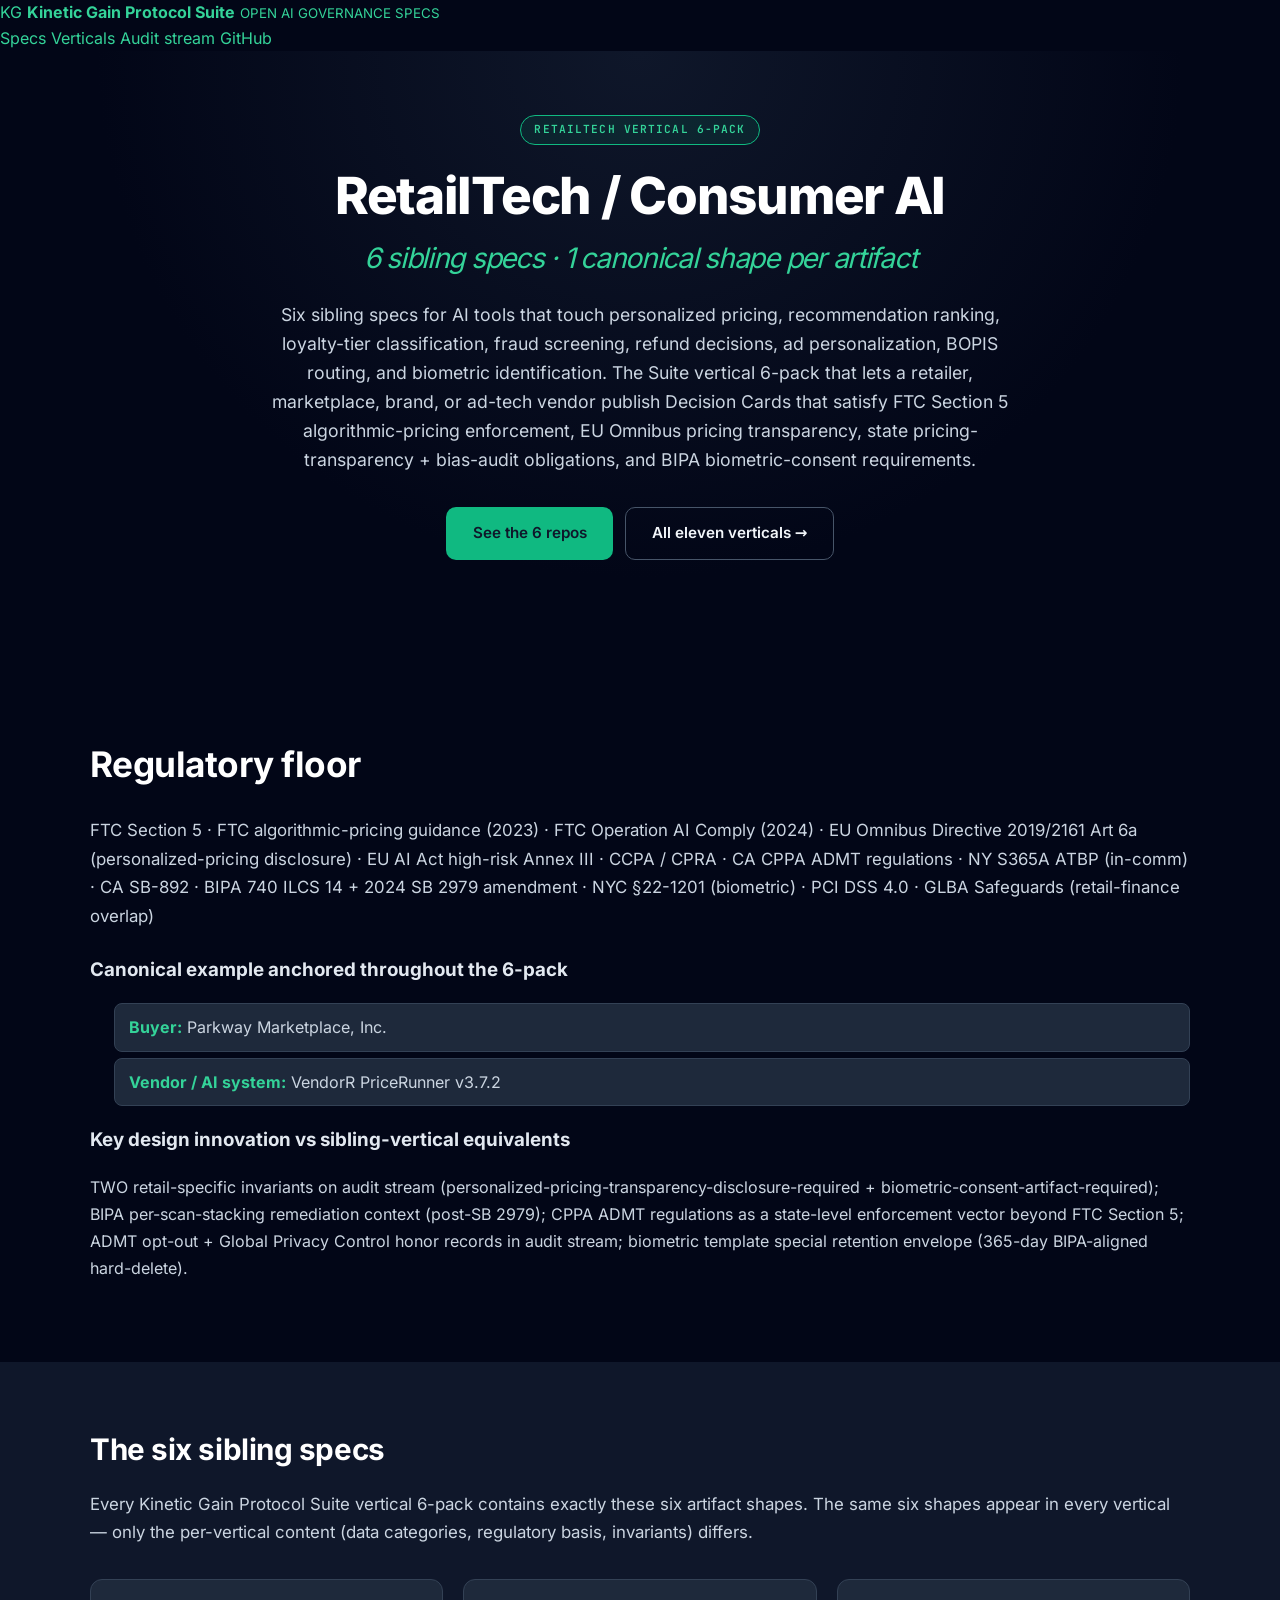
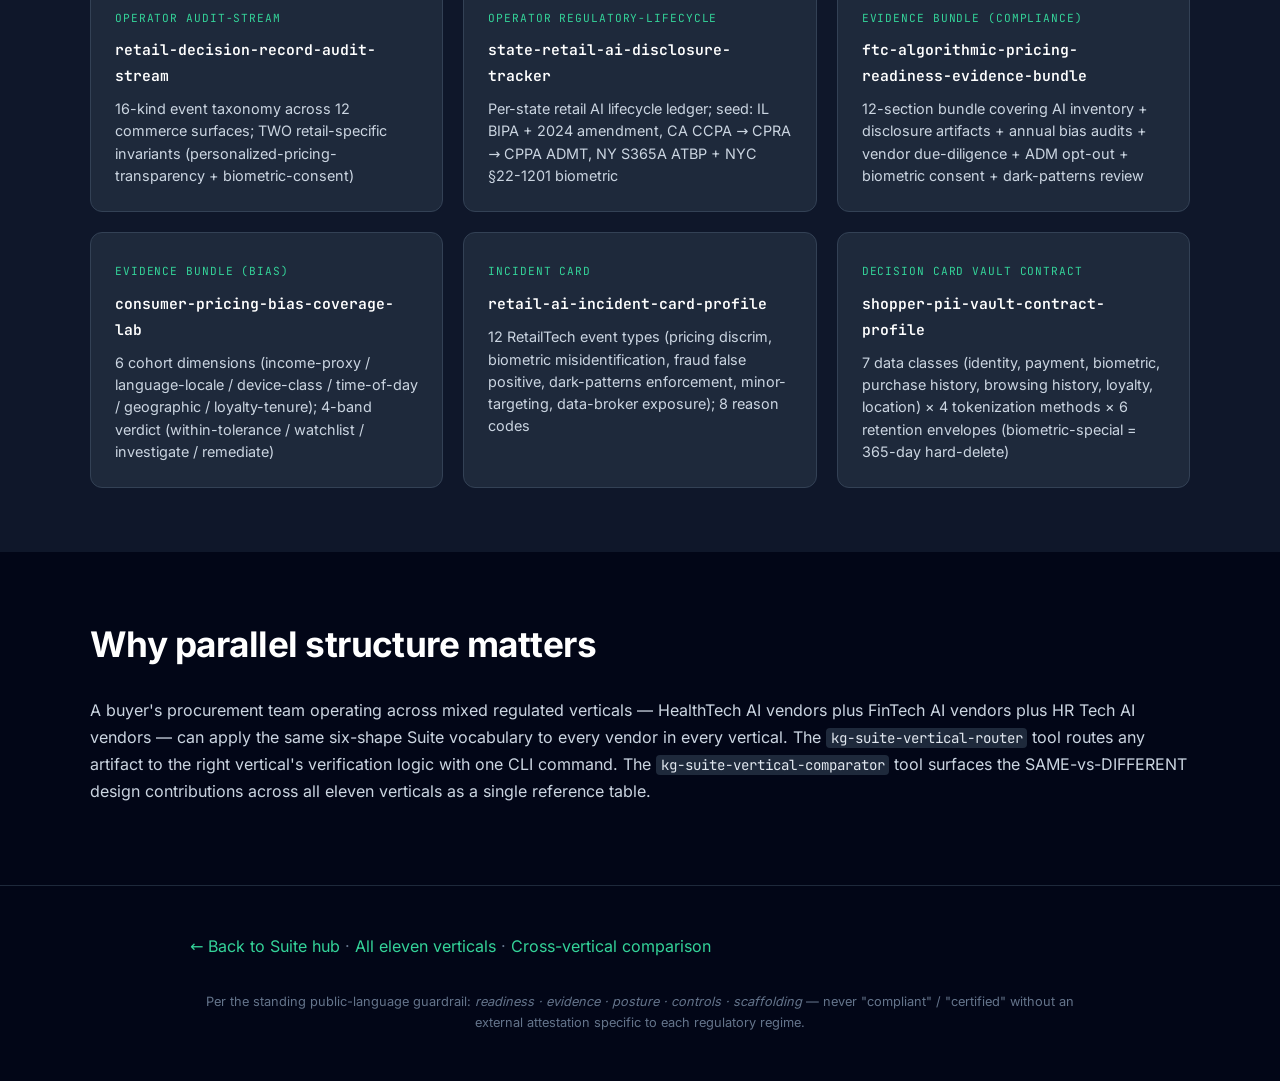
<file: verticals/retailtech/index.html>
<!doctype html>
<html lang="en">
<head>
  <meta charset="utf-8" />
  <meta name="viewport" content="width=device-width, initial-scale=1" />
  <title>RetailTech / Consumer AI — Kinetic Gain Protocol Suite vertical 6-pack</title>
  <meta name="description" content="FTC Section 5 + EU Omnibus 2019/2161 Art 6a + NY ATBP + CA SB-892 + CCPA / CPRA + BIPA + PCI DSS. Six sibling spec repos for AI tools in RetailTech. Decision Card vault contract · Incident Card · Evidence Bundle (compliance) · Evidence Bundle (bias) · Operator audit-stream · Operator regulatory-lifecycle tracker. Part of the Kinetic Gain Protocol Suite." />
  <meta name="theme-color" content="#10b981" />
  <link rel="canonical" href="https://suite.kineticgain.com/verticals/retailtech/" />
  <meta http-equiv="Content-Security-Policy" content="default-src 'self'; script-src 'self'; style-src 'self' 'unsafe-inline'; font-src 'self' data:; img-src 'self' data: https:; connect-src 'self'; frame-ancestors 'none'; base-uri 'self'; form-action 'self'; object-src 'none'; upgrade-insecure-requests" />
  <meta name="referrer" content="strict-origin-when-cross-origin" />
  <meta property="og:type" content="website" />
  <meta property="og:title" content="RetailTech / Consumer AI — Kinetic Gain Protocol Suite vertical 6-pack" />
  <meta property="og:description" content="FTC Section 5 + EU Omnibus 2019/2161 Art 6a + NY ATBP + CA SB-892 + CCPA / CPRA + BIPA + PCI DSS. Six sibling spec repos for AI tools in RetailTech. Decision Card vault contract · Incident Card · Evidence Bundle (compliance) · Evidence Bundle (bias) · Operator audit-stream · Operator regulatory-lifecycle tracker. Part of the Kinetic Gain Protocol Suite." />
  <meta property="og:url" content="https://suite.kineticgain.com/verticals/retailtech/" />
  <link rel="stylesheet" href="/assets/fonts.css" />
  <link rel="stylesheet" href="/style.css" />
  <link rel="stylesheet" href="/verticals/vertical.css" />
  <link rel="icon" href="/favicon.svg" type="image/svg+xml" />
</head>
<body class="vertical-page">
<header class="nav">
  <div class="nav-inner">
    <a class="brand" href="/">
      <span class="brand-mark">KG</span>
      <span class="brand-text">
        <strong>Kinetic Gain Protocol Suite</strong>
        <small>OPEN AI GOVERNANCE SPECS</small>
      </span>
    </a>
    <nav class="nav-links">
      <a href="/#suite">Specs</a>
      <a href="/verticals/">Verticals</a>
      <a href="/#audit-stream">Audit stream</a>
      <a class="cta" href="https://github.com/mizcausevic-dev/kinetic-gain-protocol-suite">GitHub</a>
    </nav>
  </div>
</header>
<section class="hero vertical-hero">
  <div class="hero-inner">
    <span class="pill">RetailTech vertical 6-pack</span>
    <h1>RetailTech / Consumer AI<br /><em>6 sibling specs · 1 canonical shape per artifact</em></h1>
    <p class="lede">Six sibling specs for AI tools that touch personalized pricing, recommendation ranking, loyalty-tier classification, fraud screening, refund decisions, ad personalization, BOPIS routing, and biometric identification. The Suite vertical 6-pack that lets a retailer, marketplace, brand, or ad-tech vendor publish Decision Cards that satisfy FTC Section 5 algorithmic-pricing enforcement, EU Omnibus pricing transparency, state pricing-transparency + bias-audit obligations, and BIPA biometric-consent requirements.</p>
    <div class="hero-cta">
      <a class="btn btn-primary" href="#repos">See the 6 repos</a>
      <a class="btn btn-secondary" href="/verticals/">All eleven verticals →</a>
    </div>
  </div>
</section>

<section class="block-dark">
  <div class="block-inner">
    <h2>Regulatory floor</h2>
    <p class="block-lede">FTC Section 5 · FTC algorithmic-pricing guidance (2023) · FTC Operation AI Comply (2024) · EU Omnibus Directive 2019/2161 Art 6a (personalized-pricing disclosure) · EU AI Act high-risk Annex III · CCPA / CPRA · CA CPPA ADMT regulations · NY S365A ATBP (in-comm) · CA SB-892 · BIPA 740 ILCS 14 + 2024 SB 2979 amendment · NYC §22-1201 (biometric) · PCI DSS 4.0 · GLBA Safeguards (retail-finance overlap)</p>

    <h3 class="subhead">Canonical example anchored throughout the 6-pack</h3>
    <ul class="canonical-list">
      <li><strong>Buyer:</strong> Parkway Marketplace, Inc.</li>
      <li><strong>Vendor / AI system:</strong> VendorR PriceRunner v3.7.2</li>
    </ul>

    <h3 class="subhead">Key design innovation vs sibling-vertical equivalents</h3>
    <p>TWO retail-specific invariants on audit stream (personalized-pricing-transparency-disclosure-required + biometric-consent-artifact-required); BIPA per-scan-stacking remediation context (post-SB 2979); CPPA ADMT regulations as a state-level enforcement vector beyond FTC Section 5; ADMT opt-out + Global Privacy Control honor records in audit stream; biometric template special retention envelope (365-day BIPA-aligned hard-delete).</p>
  </div>
</section>

<section id="repos" class="block">
  <div class="block-inner">
    <h2>The six sibling specs</h2>
    <p class="block-lede">Every Kinetic Gain Protocol Suite vertical 6-pack contains exactly these six artifact shapes. The same six shapes appear in every vertical — only the per-vertical content (data categories, regulatory basis, invariants) differs.</p>
    <div class="repo-grid">
      
    <article class="repo-card">
      <span class="repo-shape">Operator audit-stream</span>
      <h3><a href="https://github.com/mizcausevic-dev/retail-decision-record-audit-stream"><code>retail-decision-record-audit-stream</code></a></h3>
      <p>16-kind event taxonomy across 12 commerce surfaces; TWO retail-specific invariants (personalized-pricing-transparency + biometric-consent)</p>
    </article>
    <article class="repo-card">
      <span class="repo-shape">Operator regulatory-lifecycle</span>
      <h3><a href="https://github.com/mizcausevic-dev/state-retail-ai-disclosure-tracker"><code>state-retail-ai-disclosure-tracker</code></a></h3>
      <p>Per-state retail AI lifecycle ledger; seed: IL BIPA + 2024 amendment, CA CCPA → CPRA → CPPA ADMT, NY S365A ATBP + NYC §22-1201 biometric</p>
    </article>
    <article class="repo-card">
      <span class="repo-shape">Evidence Bundle (compliance)</span>
      <h3><a href="https://github.com/mizcausevic-dev/ftc-algorithmic-pricing-readiness-evidence-bundle"><code>ftc-algorithmic-pricing-readiness-evidence-bundle</code></a></h3>
      <p>12-section bundle covering AI inventory + disclosure artifacts + annual bias audits + vendor due-diligence + ADM opt-out + biometric consent + dark-patterns review</p>
    </article>
    <article class="repo-card">
      <span class="repo-shape">Evidence Bundle (bias)</span>
      <h3><a href="https://github.com/mizcausevic-dev/consumer-pricing-bias-coverage-lab"><code>consumer-pricing-bias-coverage-lab</code></a></h3>
      <p>6 cohort dimensions (income-proxy / language-locale / device-class / time-of-day / geographic / loyalty-tenure); 4-band verdict (within-tolerance / watchlist / investigate / remediate)</p>
    </article>
    <article class="repo-card">
      <span class="repo-shape">Incident Card</span>
      <h3><a href="https://github.com/mizcausevic-dev/retail-ai-incident-card-profile"><code>retail-ai-incident-card-profile</code></a></h3>
      <p>12 RetailTech event types (pricing discrim, biometric misidentification, fraud false positive, dark-patterns enforcement, minor-targeting, data-broker exposure); 8 reason codes</p>
    </article>
    <article class="repo-card">
      <span class="repo-shape">Decision Card vault contract</span>
      <h3><a href="https://github.com/mizcausevic-dev/shopper-pii-vault-contract-profile"><code>shopper-pii-vault-contract-profile</code></a></h3>
      <p>7 data classes (identity, payment, biometric, purchase history, browsing history, loyalty, location) × 4 tokenization methods × 6 retention envelopes (biometric-special = 365-day hard-delete)</p>
    </article>
    </div>
  </div>
</section>

<section class="block-dark">
  <div class="block-inner">
    <h2>Why parallel structure matters</h2>
    <p>A buyer's procurement team operating across mixed regulated verticals — HealthTech AI vendors plus FinTech AI vendors plus HR Tech AI vendors — can apply the same six-shape Suite vocabulary to every vendor in every vertical. The <a href="https://github.com/mizcausevic-dev/kg-suite-vertical-router"><code>kg-suite-vertical-router</code></a> tool routes any artifact to the right vertical's verification logic with one CLI command. The <a href="https://github.com/mizcausevic-dev/kg-suite-vertical-comparator"><code>kg-suite-vertical-comparator</code></a> tool surfaces the SAME-vs-DIFFERENT design contributions across all eleven verticals as a single reference table.</p>
  </div>
</section>

<footer class="footer">
  <div class="footer-inner">
    <p><a href="/">← Back to Suite hub</a> · <a href="/verticals/">All eleven verticals</a> · <a href="https://github.com/mizcausevic-dev/kg-suite-vertical-comparator/blob/main/docs/CROSS-VERTICAL-COMPARISON.md">Cross-vertical comparison</a></p>
    <p class="footer-fineprint">Per the standing public-language guardrail: <em>readiness · evidence · posture · controls · scaffolding</em> — never "compliant" / "certified" without an external attestation specific to each regulatory regime.</p>
  </div>
</footer>
</body>
</html>
</file>
<file: assets/fonts.css>
/* cyrillic-ext */
@font-face {
  font-family: 'Inter';
  font-style: normal;
  font-weight: 400;
  font-display: swap;
  src: url(/assets/fonts/UcC73FwrK3iLTeHuS_nVMrMxCp50SjIa2JL7SUc.woff2) format('woff2');
  unicode-range: U+0460-052F, U+1C80-1C8A, U+20B4, U+2DE0-2DFF, U+A640-A69F, U+FE2E-FE2F;
}
/* cyrillic */
@font-face {
  font-family: 'Inter';
  font-style: normal;
  font-weight: 400;
  font-display: swap;
  src: url(/assets/fonts/UcC73FwrK3iLTeHuS_nVMrMxCp50SjIa0ZL7SUc.woff2) format('woff2');
  unicode-range: U+0301, U+0400-045F, U+0490-0491, U+04B0-04B1, U+2116;
}
/* greek-ext */
@font-face {
  font-family: 'Inter';
  font-style: normal;
  font-weight: 400;
  font-display: swap;
  src: url(/assets/fonts/UcC73FwrK3iLTeHuS_nVMrMxCp50SjIa2ZL7SUc.woff2) format('woff2');
  unicode-range: U+1F00-1FFF;
}
/* greek */
@font-face {
  font-family: 'Inter';
  font-style: normal;
  font-weight: 400;
  font-display: swap;
  src: url(/assets/fonts/UcC73FwrK3iLTeHuS_nVMrMxCp50SjIa1pL7SUc.woff2) format('woff2');
  unicode-range: U+0370-0377, U+037A-037F, U+0384-038A, U+038C, U+038E-03A1, U+03A3-03FF;
}
/* vietnamese */
@font-face {
  font-family: 'Inter';
  font-style: normal;
  font-weight: 400;
  font-display: swap;
  src: url(/assets/fonts/UcC73FwrK3iLTeHuS_nVMrMxCp50SjIa2pL7SUc.woff2) format('woff2');
  unicode-range: U+0102-0103, U+0110-0111, U+0128-0129, U+0168-0169, U+01A0-01A1, U+01AF-01B0, U+0300-0301, U+0303-0304, U+0308-0309, U+0323, U+0329, U+1EA0-1EF9, U+20AB;
}
/* latin-ext */
@font-face {
  font-family: 'Inter';
  font-style: normal;
  font-weight: 400;
  font-display: swap;
  src: url(/assets/fonts/UcC73FwrK3iLTeHuS_nVMrMxCp50SjIa25L7SUc.woff2) format('woff2');
  unicode-range: U+0100-02BA, U+02BD-02C5, U+02C7-02CC, U+02CE-02D7, U+02DD-02FF, U+0304, U+0308, U+0329, U+1D00-1DBF, U+1E00-1E9F, U+1EF2-1EFF, U+2020, U+20A0-20AB, U+20AD-20C0, U+2113, U+2C60-2C7F, U+A720-A7FF;
}
/* latin */
@font-face {
  font-family: 'Inter';
  font-style: normal;
  font-weight: 400;
  font-display: swap;
  src: url(/assets/fonts/UcC73FwrK3iLTeHuS_nVMrMxCp50SjIa1ZL7.woff2) format('woff2');
  unicode-range: U+0000-00FF, U+0131, U+0152-0153, U+02BB-02BC, U+02C6, U+02DA, U+02DC, U+0304, U+0308, U+0329, U+2000-206F, U+20AC, U+2122, U+2191, U+2193, U+2212, U+2215, U+FEFF, U+FFFD;
}
/* cyrillic-ext */
@font-face {
  font-family: 'Inter';
  font-style: normal;
  font-weight: 500;
  font-display: swap;
  src: url(/assets/fonts/UcC73FwrK3iLTeHuS_nVMrMxCp50SjIa2JL7SUc.woff2) format('woff2');
  unicode-range: U+0460-052F, U+1C80-1C8A, U+20B4, U+2DE0-2DFF, U+A640-A69F, U+FE2E-FE2F;
}
/* cyrillic */
@font-face {
  font-family: 'Inter';
  font-style: normal;
  font-weight: 500;
  font-display: swap;
  src: url(/assets/fonts/UcC73FwrK3iLTeHuS_nVMrMxCp50SjIa0ZL7SUc.woff2) format('woff2');
  unicode-range: U+0301, U+0400-045F, U+0490-0491, U+04B0-04B1, U+2116;
}
/* greek-ext */
@font-face {
  font-family: 'Inter';
  font-style: normal;
  font-weight: 500;
  font-display: swap;
  src: url(/assets/fonts/UcC73FwrK3iLTeHuS_nVMrMxCp50SjIa2ZL7SUc.woff2) format('woff2');
  unicode-range: U+1F00-1FFF;
}
/* greek */
@font-face {
  font-family: 'Inter';
  font-style: normal;
  font-weight: 500;
  font-display: swap;
  src: url(/assets/fonts/UcC73FwrK3iLTeHuS_nVMrMxCp50SjIa1pL7SUc.woff2) format('woff2');
  unicode-range: U+0370-0377, U+037A-037F, U+0384-038A, U+038C, U+038E-03A1, U+03A3-03FF;
}
/* vietnamese */
@font-face {
  font-family: 'Inter';
  font-style: normal;
  font-weight: 500;
  font-display: swap;
  src: url(/assets/fonts/UcC73FwrK3iLTeHuS_nVMrMxCp50SjIa2pL7SUc.woff2) format('woff2');
  unicode-range: U+0102-0103, U+0110-0111, U+0128-0129, U+0168-0169, U+01A0-01A1, U+01AF-01B0, U+0300-0301, U+0303-0304, U+0308-0309, U+0323, U+0329, U+1EA0-1EF9, U+20AB;
}
/* latin-ext */
@font-face {
  font-family: 'Inter';
  font-style: normal;
  font-weight: 500;
  font-display: swap;
  src: url(/assets/fonts/UcC73FwrK3iLTeHuS_nVMrMxCp50SjIa25L7SUc.woff2) format('woff2');
  unicode-range: U+0100-02BA, U+02BD-02C5, U+02C7-02CC, U+02CE-02D7, U+02DD-02FF, U+0304, U+0308, U+0329, U+1D00-1DBF, U+1E00-1E9F, U+1EF2-1EFF, U+2020, U+20A0-20AB, U+20AD-20C0, U+2113, U+2C60-2C7F, U+A720-A7FF;
}
/* latin */
@font-face {
  font-family: 'Inter';
  font-style: normal;
  font-weight: 500;
  font-display: swap;
  src: url(/assets/fonts/UcC73FwrK3iLTeHuS_nVMrMxCp50SjIa1ZL7.woff2) format('woff2');
  unicode-range: U+0000-00FF, U+0131, U+0152-0153, U+02BB-02BC, U+02C6, U+02DA, U+02DC, U+0304, U+0308, U+0329, U+2000-206F, U+20AC, U+2122, U+2191, U+2193, U+2212, U+2215, U+FEFF, U+FFFD;
}
/* cyrillic-ext */
@font-face {
  font-family: 'Inter';
  font-style: normal;
  font-weight: 600;
  font-display: swap;
  src: url(/assets/fonts/UcC73FwrK3iLTeHuS_nVMrMxCp50SjIa2JL7SUc.woff2) format('woff2');
  unicode-range: U+0460-052F, U+1C80-1C8A, U+20B4, U+2DE0-2DFF, U+A640-A69F, U+FE2E-FE2F;
}
/* cyrillic */
@font-face {
  font-family: 'Inter';
  font-style: normal;
  font-weight: 600;
  font-display: swap;
  src: url(/assets/fonts/UcC73FwrK3iLTeHuS_nVMrMxCp50SjIa0ZL7SUc.woff2) format('woff2');
  unicode-range: U+0301, U+0400-045F, U+0490-0491, U+04B0-04B1, U+2116;
}
/* greek-ext */
@font-face {
  font-family: 'Inter';
  font-style: normal;
  font-weight: 600;
  font-display: swap;
  src: url(/assets/fonts/UcC73FwrK3iLTeHuS_nVMrMxCp50SjIa2ZL7SUc.woff2) format('woff2');
  unicode-range: U+1F00-1FFF;
}
/* greek */
@font-face {
  font-family: 'Inter';
  font-style: normal;
  font-weight: 600;
  font-display: swap;
  src: url(/assets/fonts/UcC73FwrK3iLTeHuS_nVMrMxCp50SjIa1pL7SUc.woff2) format('woff2');
  unicode-range: U+0370-0377, U+037A-037F, U+0384-038A, U+038C, U+038E-03A1, U+03A3-03FF;
}
/* vietnamese */
@font-face {
  font-family: 'Inter';
  font-style: normal;
  font-weight: 600;
  font-display: swap;
  src: url(/assets/fonts/UcC73FwrK3iLTeHuS_nVMrMxCp50SjIa2pL7SUc.woff2) format('woff2');
  unicode-range: U+0102-0103, U+0110-0111, U+0128-0129, U+0168-0169, U+01A0-01A1, U+01AF-01B0, U+0300-0301, U+0303-0304, U+0308-0309, U+0323, U+0329, U+1EA0-1EF9, U+20AB;
}
/* latin-ext */
@font-face {
  font-family: 'Inter';
  font-style: normal;
  font-weight: 600;
  font-display: swap;
  src: url(/assets/fonts/UcC73FwrK3iLTeHuS_nVMrMxCp50SjIa25L7SUc.woff2) format('woff2');
  unicode-range: U+0100-02BA, U+02BD-02C5, U+02C7-02CC, U+02CE-02D7, U+02DD-02FF, U+0304, U+0308, U+0329, U+1D00-1DBF, U+1E00-1E9F, U+1EF2-1EFF, U+2020, U+20A0-20AB, U+20AD-20C0, U+2113, U+2C60-2C7F, U+A720-A7FF;
}
/* latin */
@font-face {
  font-family: 'Inter';
  font-style: normal;
  font-weight: 600;
  font-display: swap;
  src: url(/assets/fonts/UcC73FwrK3iLTeHuS_nVMrMxCp50SjIa1ZL7.woff2) format('woff2');
  unicode-range: U+0000-00FF, U+0131, U+0152-0153, U+02BB-02BC, U+02C6, U+02DA, U+02DC, U+0304, U+0308, U+0329, U+2000-206F, U+20AC, U+2122, U+2191, U+2193, U+2212, U+2215, U+FEFF, U+FFFD;
}
/* cyrillic-ext */
@font-face {
  font-family: 'Inter';
  font-style: normal;
  font-weight: 700;
  font-display: swap;
  src: url(/assets/fonts/UcC73FwrK3iLTeHuS_nVMrMxCp50SjIa2JL7SUc.woff2) format('woff2');
  unicode-range: U+0460-052F, U+1C80-1C8A, U+20B4, U+2DE0-2DFF, U+A640-A69F, U+FE2E-FE2F;
}
/* cyrillic */
@font-face {
  font-family: 'Inter';
  font-style: normal;
  font-weight: 700;
  font-display: swap;
  src: url(/assets/fonts/UcC73FwrK3iLTeHuS_nVMrMxCp50SjIa0ZL7SUc.woff2) format('woff2');
  unicode-range: U+0301, U+0400-045F, U+0490-0491, U+04B0-04B1, U+2116;
}
/* greek-ext */
@font-face {
  font-family: 'Inter';
  font-style: normal;
  font-weight: 700;
  font-display: swap;
  src: url(/assets/fonts/UcC73FwrK3iLTeHuS_nVMrMxCp50SjIa2ZL7SUc.woff2) format('woff2');
  unicode-range: U+1F00-1FFF;
}
/* greek */
@font-face {
  font-family: 'Inter';
  font-style: normal;
  font-weight: 700;
  font-display: swap;
  src: url(/assets/fonts/UcC73FwrK3iLTeHuS_nVMrMxCp50SjIa1pL7SUc.woff2) format('woff2');
  unicode-range: U+0370-0377, U+037A-037F, U+0384-038A, U+038C, U+038E-03A1, U+03A3-03FF;
}
/* vietnamese */
@font-face {
  font-family: 'Inter';
  font-style: normal;
  font-weight: 700;
  font-display: swap;
  src: url(/assets/fonts/UcC73FwrK3iLTeHuS_nVMrMxCp50SjIa2pL7SUc.woff2) format('woff2');
  unicode-range: U+0102-0103, U+0110-0111, U+0128-0129, U+0168-0169, U+01A0-01A1, U+01AF-01B0, U+0300-0301, U+0303-0304, U+0308-0309, U+0323, U+0329, U+1EA0-1EF9, U+20AB;
}
/* latin-ext */
@font-face {
  font-family: 'Inter';
  font-style: normal;
  font-weight: 700;
  font-display: swap;
  src: url(/assets/fonts/UcC73FwrK3iLTeHuS_nVMrMxCp50SjIa25L7SUc.woff2) format('woff2');
  unicode-range: U+0100-02BA, U+02BD-02C5, U+02C7-02CC, U+02CE-02D7, U+02DD-02FF, U+0304, U+0308, U+0329, U+1D00-1DBF, U+1E00-1E9F, U+1EF2-1EFF, U+2020, U+20A0-20AB, U+20AD-20C0, U+2113, U+2C60-2C7F, U+A720-A7FF;
}
/* latin */
@font-face {
  font-family: 'Inter';
  font-style: normal;
  font-weight: 700;
  font-display: swap;
  src: url(/assets/fonts/UcC73FwrK3iLTeHuS_nVMrMxCp50SjIa1ZL7.woff2) format('woff2');
  unicode-range: U+0000-00FF, U+0131, U+0152-0153, U+02BB-02BC, U+02C6, U+02DA, U+02DC, U+0304, U+0308, U+0329, U+2000-206F, U+20AC, U+2122, U+2191, U+2193, U+2212, U+2215, U+FEFF, U+FFFD;
}
/* cyrillic-ext */
@font-face {
  font-family: 'Inter';
  font-style: normal;
  font-weight: 800;
  font-display: swap;
  src: url(/assets/fonts/UcC73FwrK3iLTeHuS_nVMrMxCp50SjIa2JL7SUc.woff2) format('woff2');
  unicode-range: U+0460-052F, U+1C80-1C8A, U+20B4, U+2DE0-2DFF, U+A640-A69F, U+FE2E-FE2F;
}
/* cyrillic */
@font-face {
  font-family: 'Inter';
  font-style: normal;
  font-weight: 800;
  font-display: swap;
  src: url(/assets/fonts/UcC73FwrK3iLTeHuS_nVMrMxCp50SjIa0ZL7SUc.woff2) format('woff2');
  unicode-range: U+0301, U+0400-045F, U+0490-0491, U+04B0-04B1, U+2116;
}
/* greek-ext */
@font-face {
  font-family: 'Inter';
  font-style: normal;
  font-weight: 800;
  font-display: swap;
  src: url(/assets/fonts/UcC73FwrK3iLTeHuS_nVMrMxCp50SjIa2ZL7SUc.woff2) format('woff2');
  unicode-range: U+1F00-1FFF;
}
/* greek */
@font-face {
  font-family: 'Inter';
  font-style: normal;
  font-weight: 800;
  font-display: swap;
  src: url(/assets/fonts/UcC73FwrK3iLTeHuS_nVMrMxCp50SjIa1pL7SUc.woff2) format('woff2');
  unicode-range: U+0370-0377, U+037A-037F, U+0384-038A, U+038C, U+038E-03A1, U+03A3-03FF;
}
/* vietnamese */
@font-face {
  font-family: 'Inter';
  font-style: normal;
  font-weight: 800;
  font-display: swap;
  src: url(/assets/fonts/UcC73FwrK3iLTeHuS_nVMrMxCp50SjIa2pL7SUc.woff2) format('woff2');
  unicode-range: U+0102-0103, U+0110-0111, U+0128-0129, U+0168-0169, U+01A0-01A1, U+01AF-01B0, U+0300-0301, U+0303-0304, U+0308-0309, U+0323, U+0329, U+1EA0-1EF9, U+20AB;
}
/* latin-ext */
@font-face {
  font-family: 'Inter';
  font-style: normal;
  font-weight: 800;
  font-display: swap;
  src: url(/assets/fonts/UcC73FwrK3iLTeHuS_nVMrMxCp50SjIa25L7SUc.woff2) format('woff2');
  unicode-range: U+0100-02BA, U+02BD-02C5, U+02C7-02CC, U+02CE-02D7, U+02DD-02FF, U+0304, U+0308, U+0329, U+1D00-1DBF, U+1E00-1E9F, U+1EF2-1EFF, U+2020, U+20A0-20AB, U+20AD-20C0, U+2113, U+2C60-2C7F, U+A720-A7FF;
}
/* latin */
@font-face {
  font-family: 'Inter';
  font-style: normal;
  font-weight: 800;
  font-display: swap;
  src: url(/assets/fonts/UcC73FwrK3iLTeHuS_nVMrMxCp50SjIa1ZL7.woff2) format('woff2');
  unicode-range: U+0000-00FF, U+0131, U+0152-0153, U+02BB-02BC, U+02C6, U+02DA, U+02DC, U+0304, U+0308, U+0329, U+2000-206F, U+20AC, U+2122, U+2191, U+2193, U+2212, U+2215, U+FEFF, U+FFFD;
}
/* cyrillic-ext */
@font-face {
  font-family: 'Inter';
  font-style: normal;
  font-weight: 900;
  font-display: swap;
  src: url(/assets/fonts/UcC73FwrK3iLTeHuS_nVMrMxCp50SjIa2JL7SUc.woff2) format('woff2');
  unicode-range: U+0460-052F, U+1C80-1C8A, U+20B4, U+2DE0-2DFF, U+A640-A69F, U+FE2E-FE2F;
}
/* cyrillic */
@font-face {
  font-family: 'Inter';
  font-style: normal;
  font-weight: 900;
  font-display: swap;
  src: url(/assets/fonts/UcC73FwrK3iLTeHuS_nVMrMxCp50SjIa0ZL7SUc.woff2) format('woff2');
  unicode-range: U+0301, U+0400-045F, U+0490-0491, U+04B0-04B1, U+2116;
}
/* greek-ext */
@font-face {
  font-family: 'Inter';
  font-style: normal;
  font-weight: 900;
  font-display: swap;
  src: url(/assets/fonts/UcC73FwrK3iLTeHuS_nVMrMxCp50SjIa2ZL7SUc.woff2) format('woff2');
  unicode-range: U+1F00-1FFF;
}
/* greek */
@font-face {
  font-family: 'Inter';
  font-style: normal;
  font-weight: 900;
  font-display: swap;
  src: url(/assets/fonts/UcC73FwrK3iLTeHuS_nVMrMxCp50SjIa1pL7SUc.woff2) format('woff2');
  unicode-range: U+0370-0377, U+037A-037F, U+0384-038A, U+038C, U+038E-03A1, U+03A3-03FF;
}
/* vietnamese */
@font-face {
  font-family: 'Inter';
  font-style: normal;
  font-weight: 900;
  font-display: swap;
  src: url(/assets/fonts/UcC73FwrK3iLTeHuS_nVMrMxCp50SjIa2pL7SUc.woff2) format('woff2');
  unicode-range: U+0102-0103, U+0110-0111, U+0128-0129, U+0168-0169, U+01A0-01A1, U+01AF-01B0, U+0300-0301, U+0303-0304, U+0308-0309, U+0323, U+0329, U+1EA0-1EF9, U+20AB;
}
/* latin-ext */
@font-face {
  font-family: 'Inter';
  font-style: normal;
  font-weight: 900;
  font-display: swap;
  src: url(/assets/fonts/UcC73FwrK3iLTeHuS_nVMrMxCp50SjIa25L7SUc.woff2) format('woff2');
  unicode-range: U+0100-02BA, U+02BD-02C5, U+02C7-02CC, U+02CE-02D7, U+02DD-02FF, U+0304, U+0308, U+0329, U+1D00-1DBF, U+1E00-1E9F, U+1EF2-1EFF, U+2020, U+20A0-20AB, U+20AD-20C0, U+2113, U+2C60-2C7F, U+A720-A7FF;
}
/* latin */
@font-face {
  font-family: 'Inter';
  font-style: normal;
  font-weight: 900;
  font-display: swap;
  src: url(/assets/fonts/UcC73FwrK3iLTeHuS_nVMrMxCp50SjIa1ZL7.woff2) format('woff2');
  unicode-range: U+0000-00FF, U+0131, U+0152-0153, U+02BB-02BC, U+02C6, U+02DA, U+02DC, U+0304, U+0308, U+0329, U+2000-206F, U+20AC, U+2122, U+2191, U+2193, U+2212, U+2215, U+FEFF, U+FFFD;
}
/* cyrillic-ext */
@font-face {
  font-family: 'JetBrains Mono';
  font-style: normal;
  font-weight: 400;
  font-display: swap;
  src: url(/assets/fonts/tDbv2o-flEEny0FZhsfKu5WU4zr3E_BX0PnT8RD8yKwBNntkaToggR7BYRbKPx3cwhsk.woff2) format('woff2');
  unicode-range: U+0460-052F, U+1C80-1C8A, U+20B4, U+2DE0-2DFF, U+A640-A69F, U+FE2E-FE2F;
}
/* cyrillic */
@font-face {
  font-family: 'JetBrains Mono';
  font-style: normal;
  font-weight: 400;
  font-display: swap;
  src: url(/assets/fonts/tDbv2o-flEEny0FZhsfKu5WU4zr3E_BX0PnT8RD8yKwBNntkaToggR7BYRbKPxTcwhsk.woff2) format('woff2');
  unicode-range: U+0301, U+0400-045F, U+0490-0491, U+04B0-04B1, U+2116;
}
/* greek */
@font-face {
  font-family: 'JetBrains Mono';
  font-style: normal;
  font-weight: 400;
  font-display: swap;
  src: url(/assets/fonts/tDbv2o-flEEny0FZhsfKu5WU4zr3E_BX0PnT8RD8yKwBNntkaToggR7BYRbKPxPcwhsk.woff2) format('woff2');
  unicode-range: U+0370-0377, U+037A-037F, U+0384-038A, U+038C, U+038E-03A1, U+03A3-03FF;
}
/* vietnamese */
@font-face {
  font-family: 'JetBrains Mono';
  font-style: normal;
  font-weight: 400;
  font-display: swap;
  src: url(/assets/fonts/tDbv2o-flEEny0FZhsfKu5WU4zr3E_BX0PnT8RD8yKwBNntkaToggR7BYRbKPx_cwhsk.woff2) format('woff2');
  unicode-range: U+0102-0103, U+0110-0111, U+0128-0129, U+0168-0169, U+01A0-01A1, U+01AF-01B0, U+0300-0301, U+0303-0304, U+0308-0309, U+0323, U+0329, U+1EA0-1EF9, U+20AB;
}
/* latin-ext */
@font-face {
  font-family: 'JetBrains Mono';
  font-style: normal;
  font-weight: 400;
  font-display: swap;
  src: url(/assets/fonts/tDbv2o-flEEny0FZhsfKu5WU4zr3E_BX0PnT8RD8yKwBNntkaToggR7BYRbKPx7cwhsk.woff2) format('woff2');
  unicode-range: U+0100-02BA, U+02BD-02C5, U+02C7-02CC, U+02CE-02D7, U+02DD-02FF, U+0304, U+0308, U+0329, U+1D00-1DBF, U+1E00-1E9F, U+1EF2-1EFF, U+2020, U+20A0-20AB, U+20AD-20C0, U+2113, U+2C60-2C7F, U+A720-A7FF;
}
/* latin */
@font-face {
  font-family: 'JetBrains Mono';
  font-style: normal;
  font-weight: 400;
  font-display: swap;
  src: url(/assets/fonts/tDbv2o-flEEny0FZhsfKu5WU4zr3E_BX0PnT8RD8yKwBNntkaToggR7BYRbKPxDcwg.woff2) format('woff2');
  unicode-range: U+0000-00FF, U+0131, U+0152-0153, U+02BB-02BC, U+02C6, U+02DA, U+02DC, U+0304, U+0308, U+0329, U+2000-206F, U+20AC, U+2122, U+2191, U+2193, U+2212, U+2215, U+FEFF, U+FFFD;
}
/* cyrillic-ext */
@font-face {
  font-family: 'JetBrains Mono';
  font-style: normal;
  font-weight: 500;
  font-display: swap;
  src: url(/assets/fonts/tDbv2o-flEEny0FZhsfKu5WU4zr3E_BX0PnT8RD8yKwBNntkaToggR7BYRbKPx3cwhsk.woff2) format('woff2');
  unicode-range: U+0460-052F, U+1C80-1C8A, U+20B4, U+2DE0-2DFF, U+A640-A69F, U+FE2E-FE2F;
}
/* cyrillic */
@font-face {
  font-family: 'JetBrains Mono';
  font-style: normal;
  font-weight: 500;
  font-display: swap;
  src: url(/assets/fonts/tDbv2o-flEEny0FZhsfKu5WU4zr3E_BX0PnT8RD8yKwBNntkaToggR7BYRbKPxTcwhsk.woff2) format('woff2');
  unicode-range: U+0301, U+0400-045F, U+0490-0491, U+04B0-04B1, U+2116;
}
/* greek */
@font-face {
  font-family: 'JetBrains Mono';
  font-style: normal;
  font-weight: 500;
  font-display: swap;
  src: url(/assets/fonts/tDbv2o-flEEny0FZhsfKu5WU4zr3E_BX0PnT8RD8yKwBNntkaToggR7BYRbKPxPcwhsk.woff2) format('woff2');
  unicode-range: U+0370-0377, U+037A-037F, U+0384-038A, U+038C, U+038E-03A1, U+03A3-03FF;
}
/* vietnamese */
@font-face {
  font-family: 'JetBrains Mono';
  font-style: normal;
  font-weight: 500;
  font-display: swap;
  src: url(/assets/fonts/tDbv2o-flEEny0FZhsfKu5WU4zr3E_BX0PnT8RD8yKwBNntkaToggR7BYRbKPx_cwhsk.woff2) format('woff2');
  unicode-range: U+0102-0103, U+0110-0111, U+0128-0129, U+0168-0169, U+01A0-01A1, U+01AF-01B0, U+0300-0301, U+0303-0304, U+0308-0309, U+0323, U+0329, U+1EA0-1EF9, U+20AB;
}
/* latin-ext */
@font-face {
  font-family: 'JetBrains Mono';
  font-style: normal;
  font-weight: 500;
  font-display: swap;
  src: url(/assets/fonts/tDbv2o-flEEny0FZhsfKu5WU4zr3E_BX0PnT8RD8yKwBNntkaToggR7BYRbKPx7cwhsk.woff2) format('woff2');
  unicode-range: U+0100-02BA, U+02BD-02C5, U+02C7-02CC, U+02CE-02D7, U+02DD-02FF, U+0304, U+0308, U+0329, U+1D00-1DBF, U+1E00-1E9F, U+1EF2-1EFF, U+2020, U+20A0-20AB, U+20AD-20C0, U+2113, U+2C60-2C7F, U+A720-A7FF;
}
/* latin */
@font-face {
  font-family: 'JetBrains Mono';
  font-style: normal;
  font-weight: 500;
  font-display: swap;
  src: url(/assets/fonts/tDbv2o-flEEny0FZhsfKu5WU4zr3E_BX0PnT8RD8yKwBNntkaToggR7BYRbKPxDcwg.woff2) format('woff2');
  unicode-range: U+0000-00FF, U+0131, U+0152-0153, U+02BB-02BC, U+02C6, U+02DA, U+02DC, U+0304, U+0308, U+0329, U+2000-206F, U+20AC, U+2122, U+2191, U+2193, U+2212, U+2215, U+FEFF, U+FFFD;
}
/* cyrillic-ext */
@font-face {
  font-family: 'JetBrains Mono';
  font-style: normal;
  font-weight: 600;
  font-display: swap;
  src: url(/assets/fonts/tDbv2o-flEEny0FZhsfKu5WU4zr3E_BX0PnT8RD8yKwBNntkaToggR7BYRbKPx3cwhsk.woff2) format('woff2');
  unicode-range: U+0460-052F, U+1C80-1C8A, U+20B4, U+2DE0-2DFF, U+A640-A69F, U+FE2E-FE2F;
}
/* cyrillic */
@font-face {
  font-family: 'JetBrains Mono';
  font-style: normal;
  font-weight: 600;
  font-display: swap;
  src: url(/assets/fonts/tDbv2o-flEEny0FZhsfKu5WU4zr3E_BX0PnT8RD8yKwBNntkaToggR7BYRbKPxTcwhsk.woff2) format('woff2');
  unicode-range: U+0301, U+0400-045F, U+0490-0491, U+04B0-04B1, U+2116;
}
/* greek */
@font-face {
  font-family: 'JetBrains Mono';
  font-style: normal;
  font-weight: 600;
  font-display: swap;
  src: url(/assets/fonts/tDbv2o-flEEny0FZhsfKu5WU4zr3E_BX0PnT8RD8yKwBNntkaToggR7BYRbKPxPcwhsk.woff2) format('woff2');
  unicode-range: U+0370-0377, U+037A-037F, U+0384-038A, U+038C, U+038E-03A1, U+03A3-03FF;
}
/* vietnamese */
@font-face {
  font-family: 'JetBrains Mono';
  font-style: normal;
  font-weight: 600;
  font-display: swap;
  src: url(/assets/fonts/tDbv2o-flEEny0FZhsfKu5WU4zr3E_BX0PnT8RD8yKwBNntkaToggR7BYRbKPx_cwhsk.woff2) format('woff2');
  unicode-range: U+0102-0103, U+0110-0111, U+0128-0129, U+0168-0169, U+01A0-01A1, U+01AF-01B0, U+0300-0301, U+0303-0304, U+0308-0309, U+0323, U+0329, U+1EA0-1EF9, U+20AB;
}
/* latin-ext */
@font-face {
  font-family: 'JetBrains Mono';
  font-style: normal;
  font-weight: 600;
  font-display: swap;
  src: url(/assets/fonts/tDbv2o-flEEny0FZhsfKu5WU4zr3E_BX0PnT8RD8yKwBNntkaToggR7BYRbKPx7cwhsk.woff2) format('woff2');
  unicode-range: U+0100-02BA, U+02BD-02C5, U+02C7-02CC, U+02CE-02D7, U+02DD-02FF, U+0304, U+0308, U+0329, U+1D00-1DBF, U+1E00-1E9F, U+1EF2-1EFF, U+2020, U+20A0-20AB, U+20AD-20C0, U+2113, U+2C60-2C7F, U+A720-A7FF;
}
/* latin */
@font-face {
  font-family: 'JetBrains Mono';
  font-style: normal;
  font-weight: 600;
  font-display: swap;
  src: url(/assets/fonts/tDbv2o-flEEny0FZhsfKu5WU4zr3E_BX0PnT8RD8yKwBNntkaToggR7BYRbKPxDcwg.woff2) format('woff2');
  unicode-range: U+0000-00FF, U+0131, U+0152-0153, U+02BB-02BC, U+02C6, U+02DA, U+02DC, U+0304, U+0308, U+0329, U+2000-206F, U+20AC, U+2122, U+2191, U+2193, U+2212, U+2215, U+FEFF, U+FFFD;
}
</file>
<file: style.css>
:root {
  --emerald-50:  #ecfdf5;
  --emerald-100: #d1fae5;
  --emerald-200: #a7f3d0;
  --emerald-400: #34d399;
  --emerald-500: #10b981;
  --emerald-600: #059669;
  --emerald-700: #047857;
  --emerald-800: #065f46;
  --emerald-900: #064e3b;

  --slate-50: #f8fafc;
  --slate-100: #f1f5f9;
  --slate-200: #e2e8f0;
  --slate-300: #cbd5e1;
  --slate-400: #94a3b8;
  --slate-500: #64748b;
  --slate-600: #475569;
  --slate-700: #334155;
  --slate-800: #1e293b;
  --slate-900: #0f172a;
  --slate-950: #020617;

  --font-body: "Inter", system-ui, -apple-system, "Segoe UI", Roboto, sans-serif;
  --font-mono: "JetBrains Mono", ui-monospace, SFMono-Regular, Menlo, monospace;
}

* { box-sizing: border-box; }

html, body {
  margin: 0;
  padding: 0;
  font-family: var(--font-body);
  color: var(--slate-800);
  background: var(--slate-50);
  line-height: 1.6;
  -webkit-font-smoothing: antialiased;
}

a { color: var(--emerald-700); text-decoration: none; }
a:hover { color: var(--emerald-800); text-decoration: underline; }

code {
  font-family: var(--font-mono);
  font-size: 0.88em;
  padding: 0.08em 0.32em;
  background: var(--slate-100);
  color: var(--slate-800);
  border-radius: 4px;
}

.code { font-family: var(--font-mono); }

/* ------- Site header (apex-aligned visual language) ------- */
.site-header {
  position: sticky;
  top: 0;
  z-index: 10;
  background: rgba(10, 11, 17, 0.72);
  backdrop-filter: blur(16px) saturate(150%);
  -webkit-backdrop-filter: blur(16px) saturate(150%);
  border-bottom: 1px solid rgba(255, 255, 255, 0.05);
}
.site-header-inner {
  max-width: 1180px;
  margin: 0 auto;
  height: 68px;
  padding: 0 28px;
  display: flex;
  align-items: center;
  justify-content: space-between;
  gap: 28px;
}

/* KG logo — mirror of apex .kg-logo / .kg-mark / .kg-word */
.kg-logo {
  display: flex;
  align-items: center;
  gap: 11px;
  text-decoration: none;
  color: #fff;
  flex-shrink: 0;
}
.kg-mark { height: 22px; width: auto; display: block; flex: none; }
.kg-mark .kg-anchor { fill: var(--emerald-400); }
.kg-mark .kg-bar { fill: #f5f2eb; }
.kg-word {
  font-weight: 600;
  font-size: 17px;
  letter-spacing: -0.025em;
  color: #f5f2eb;
  white-space: nowrap;
}
.kg-word-dim { color: var(--slate-400); font-weight: 400; }

/* Primary nav links — mono uppercase, 12px (apex parity) */
.site-nav-links {
  display: flex;
  align-items: center;
  gap: 22px;
  flex-wrap: nowrap;
}
.site-nav-links a {
  font-family: var(--font-mono, ui-monospace, "SFMono-Regular", Menlo, monospace);
  font-size: 12px;
  letter-spacing: 0.06em;
  text-transform: uppercase;
  color: var(--slate-400);
  text-decoration: none;
  transition: color 0.25s ease;
  white-space: nowrap;
}
.site-nav-links a:hover { color: #f5f2eb; text-decoration: none; }

/* Pill CTA — rounded outline with emerald-aware hover, akin to apex .btn-start */
.btn-start {
  display: inline-flex;
  align-items: center;
  gap: 7px;
  font-family: var(--font-mono, ui-monospace, "SFMono-Regular", Menlo, monospace);
  font-size: 12px;
  letter-spacing: 0.05em;
  text-transform: uppercase;
  padding: 9px 16px;
  border-radius: 999px;
  border: 1px solid rgba(255, 255, 255, 0.12);
  color: #f5f2eb;
  text-decoration: none;
  background: transparent;
  transition: color 0.25s ease, border-color 0.25s ease, background 0.25s ease;
  flex-shrink: 0;
}
.btn-start:hover {
  color: var(--slate-900);
  background: var(--emerald-400);
  border-color: var(--emerald-400);
  text-decoration: none;
}
.btn-start .ar { transition: transform 0.25s ease; display: inline-block; }
.btn-start:hover .ar { transform: translate(2px, -2px); }

@media (max-width: 920px) {
  .site-nav-links { gap: 16px; }
  .site-nav-links a { font-size: 11px; }
  .kg-word-dim { display: none; }
}
@media (max-width: 720px) {
  .site-nav-links { display: none; }
  .site-header-inner { padding: 0 18px; }
}

.hero {
  background: radial-gradient(ellipse at top, var(--slate-900) 0%, var(--slate-950) 60%);
  color: var(--slate-100);
  padding: 5rem 1.25rem 5rem;
  text-align: center;
}
.hero-inner {
  max-width: 920px;
  margin: 0 auto;
}
.pill {
  display: inline-block;
  padding: 0.3rem 0.85rem;
  border-radius: 999px;
  border: 1px solid var(--emerald-500);
  background: rgba(16, 185, 129, 0.1);
  color: var(--emerald-400);
  font-size: 0.7rem;
  font-weight: 600;
  letter-spacing: 0.1em;
  text-transform: uppercase;
  font-family: var(--font-mono);
  margin-bottom: 1.5rem;
}
.hero h1 {
  font-size: clamp(2.2rem, 5.5vw, 4rem);
  line-height: 1.05;
  letter-spacing: -0.025em;
  font-weight: 800;
  color: #fff;
  margin: 0 0 1.5rem;
}
.hero h1 em {
  color: var(--emerald-400);
  font-style: italic;
  font-weight: 400;
}
.lede {
  font-size: 1.1rem;
  color: var(--slate-300);
  max-width: 760px;
  margin: 0 auto 2rem;
  line-height: 1.65;
}
.hero-cta {
  display: flex; gap: 0.75rem; justify-content: center;
  margin-bottom: 3rem;
  flex-wrap: wrap;
}
.btn {
  display: inline-block;
  padding: 0.85rem 1.6rem;
  border-radius: 10px;
  font-weight: 600;
  font-size: 0.95rem;
  text-decoration: none;
  border: 1px solid transparent;
  transition: transform 80ms ease, background 120ms ease, color 120ms ease;
}
.btn:hover { text-decoration: none; transform: translateY(-1px); }
.btn-primary {
  background: var(--emerald-500);
  color: var(--slate-900);
}
.btn-primary:hover { background: var(--emerald-400); color: var(--slate-900); }
.btn-secondary {
  background: transparent;
  color: var(--slate-100);
  border-color: var(--slate-600);
}
.btn-secondary:hover { background: var(--slate-800); color: #fff; }

.stats {
  display: flex;
  justify-content: center;
  flex-wrap: wrap;
  gap: 2.5rem;
  padding-top: 1rem;
  border-top: 1px solid var(--slate-800);
  max-width: 700px;
  margin: 0 auto;
}
.stat {
  display: flex;
  flex-direction: column;
  align-items: center;
}
.stat-num {
  font-family: var(--font-mono);
  font-size: 2.5rem;
  font-weight: 800;
  color: var(--emerald-400);
  line-height: 1;
  letter-spacing: -0.02em;
}
.stat-label {
  font-size: 0.7rem;
  letter-spacing: 0.12em;
  text-transform: uppercase;
  color: var(--slate-500);
  font-family: var(--font-mono);
  margin-top: 0.5rem;
}

.block { padding: 4rem 1.25rem; }
.block-tinted { background: var(--slate-100); }
.block-dark {
  background: var(--slate-900);
  color: var(--slate-100);
}
.block-dark h2 { color: #fff; }
.block-dark .prose { color: var(--slate-300); }
.block-dark .card { background: var(--slate-800); border-color: var(--slate-700); color: var(--slate-100); }
.block-dark code { background: var(--slate-800); color: var(--slate-200); }

.block-inner { max-width: 1200px; margin: 0 auto; }
.block-narrow { max-width: 800px; }

/* Mermaid host: dark frame so the emerald spine pops, centered, scrolls
   horizontally on small viewports rather than overflowing. */
.mermaid-frame {
  margin: 2rem 0 1rem;
  padding: 1.75rem 1.25rem;
  background: var(--slate-900);
  border: 1px solid var(--slate-800);
  border-radius: 14px;
  overflow-x: auto;
  -webkit-overflow-scrolling: touch;
}
.mermaid-frame .mermaid {
  background: transparent;
  margin: 0 auto;
  min-width: 600px;
  text-align: center;
}
.mermaid-frame .mermaid svg { max-width: 100%; height: auto; }

h2 {
  font-size: clamp(1.6rem, 3.2vw, 2.2rem);
  font-weight: 700;
  letter-spacing: -0.015em;
  margin: 0 0 1.5rem;
  color: var(--slate-900);
}

.prose {
  font-size: 1rem;
  color: var(--slate-600);
  max-width: 760px;
  line-height: 1.7;
}
.prose + .prose { margin-top: 1rem; }

.layers {
  display: flex;
  flex-direction: column;
  gap: 1.5rem;
  margin-top: 2rem;
}
.layer {
  border: 1px solid var(--slate-200);
  border-radius: 16px;
  padding: 1.5rem;
  background: #fff;
}
.layer-label {
  font-size: 0.7rem;
  letter-spacing: 0.12em;
  text-transform: uppercase;
  color: var(--slate-500);
  font-family: var(--font-mono);
  font-weight: 700;
  margin-bottom: 1rem;
}
.layer-cards {
  display: grid;
  grid-template-columns: repeat(auto-fit, minmax(220px, 1fr));
  gap: 0.75rem;
}
.layer-card {
  display: block;
  padding: 1rem 1.25rem;
  border-radius: 12px;
  text-decoration: none;
  border: 1px solid var(--slate-200);
  background: var(--slate-50);
  transition: transform 100ms ease, border-color 100ms ease, box-shadow 100ms ease;
}
.layer-card:hover {
  transform: translateY(-2px);
  text-decoration: none;
  box-shadow: 0 6px 14px -8px rgba(0, 0, 0, 0.15);
}
.layer-card h4 {
  margin: 0 0 0.3rem;
  font-size: 0.95rem;
  color: var(--slate-900);
}
.layer-card p {
  margin: 0;
  font-size: 0.8rem;
  color: var(--slate-600);
  line-height: 1.45;
}
.layer-card p em { color: var(--slate-500); font-style: italic; }
.layer-card--blue    { border-color: #93c5fd; }
.layer-card--blue:hover    { border-color: #3b82f6; }
.layer-card--emerald { border-color: #6ee7b7; }
.layer-card--emerald:hover { border-color: #10b981; }
.layer-card--violet  { border-color: #c4b5fd; }
.layer-card--violet:hover  { border-color: #8b5cf6; }
.layer-card--amber   { border-color: #fcd34d; }
.layer-card--amber:hover   { border-color: #f59e0b; }
.layer-card--rose    { border-color: #fda4af; }
.layer-card--rose:hover    { border-color: #f43f5e; }
.layer-card--teal    { border-color: #5eead4; }
.layer-card--teal:hover    { border-color: #14b8a6; }
.layer-card--fuchsia { border-color: #f0abfc; }
.layer-card--fuchsia:hover { border-color: #d946ef; }
.layer-card--indigo  { border-color: #a5b4fc; }
.layer-card--indigo:hover  { border-color: #6366f1; }
.layer-card--cyan    { border-color: #67e8f9; }
.layer-card--cyan:hover    { border-color: #06b6d4; }
.layer-card--red     { border-color: #fca5a5; }
.layer-card--red:hover     { border-color: #ef4444; }

.layer-arrow {
  text-align: center;
  font-family: var(--font-mono);
  font-size: 0.75rem;
  letter-spacing: 0.12em;
  text-transform: uppercase;
  color: var(--slate-500);
}
.layer-note {
  margin-top: 0.85rem;
  font-size: 0.85rem;
  color: var(--slate-600);
  padding: 0.6rem 0.9rem;
  background: var(--slate-50);
  border-left: 2px solid var(--emerald-500);
  border-radius: 4px;
}

.spec-table {
  overflow-x: auto;
  margin-top: 2rem;
  border-radius: 14px;
  border: 1px solid var(--slate-200);
  background: #fff;
}
.spec-table table { width: 100%; border-collapse: collapse; }
.spec-table th,
.spec-table td {
  text-align: left;
  padding: 0.85rem 1rem;
  font-size: 0.88rem;
  border-bottom: 1px solid var(--slate-200);
}
.spec-table th {
  background: var(--slate-50);
  font-size: 0.7rem;
  text-transform: uppercase;
  letter-spacing: 0.1em;
  color: var(--slate-600);
  font-weight: 700;
}
.spec-table tbody tr:last-child td { border-bottom: none; }
.spec-table tbody tr:hover { background: var(--slate-50); }
.tag {
  display: inline-block;
  margin-left: 0.5rem;
  padding: 0.1rem 0.45rem;
  border-radius: 4px;
  font-size: 0.65rem;
  font-weight: 700;
  letter-spacing: 0.08em;
  text-transform: uppercase;
  font-family: var(--font-mono);
}
.tag-edu    { background: #ccfbf1; color: #115e59; }
.tag-health { background: #cffafe; color: #155e75; }
.tag-x      { background: #fee2e2; color: #991b1b; }

.grid { display: grid; gap: 1rem; margin-top: 2rem; }
.grid-2 { grid-template-columns: repeat(2, 1fr); }
@media (max-width: 800px) { .grid-2 { grid-template-columns: 1fr; } }

.card-feature {
  display: block;
  background: #fff;
  border: 1px solid var(--slate-200);
  border-radius: 16px;
  padding: 2rem;
  text-decoration: none;
  color: var(--slate-800);
  transition: transform 120ms ease, border-color 120ms ease, box-shadow 120ms ease;
}
.card-feature:hover {
  transform: translateY(-2px);
  text-decoration: none;
  color: var(--slate-800);
  box-shadow: 0 8px 20px -10px rgba(0, 0, 0, 0.15);
}
.card-feature--blue:hover    { border-color: #3b82f6; }
.card-feature--emerald:hover { border-color: var(--emerald-500); }
.card-feature h3 {
  font-size: 1.3rem;
  margin: 0 0 0.6rem;
  color: var(--slate-900);
  font-family: var(--font-mono);
}
.card-feature p {
  font-size: 0.95rem;
  color: var(--slate-600);
  margin: 0 0 1rem;
  line-height: 1.6;
}
.card-feature-eyebrow {
  font-size: 0.65rem;
  letter-spacing: 0.12em;
  text-transform: uppercase;
  color: var(--emerald-600);
  font-family: var(--font-mono);
  font-weight: 700;
  margin-bottom: 0.6rem;
}
.card-feature-list {
  list-style: none;
  padding: 0;
  margin: 0 0 1rem;
  font-size: 0.85rem;
  color: var(--slate-700);
}
.card-feature-list li {
  padding: 0.2rem 0 0.2rem 1.2rem;
  position: relative;
}
.card-feature-list li::before {
  content: "→";
  position: absolute;
  left: 0;
  color: var(--emerald-500);
  font-weight: 700;
}
.card-feature-link {
  display: inline-block;
  margin-top: 0.5rem;
  color: var(--emerald-700);
  font-size: 0.9rem;
  font-weight: 600;
}

.card {
  background: #fff;
  border: 1px solid var(--slate-200);
  border-radius: 14px;
  padding: 1.5rem;
  transition: transform 120ms ease, border-color 120ms ease;
}
.card h3 { font-size: 1.05rem; margin: 0 0 0.6rem; color: var(--slate-900); font-weight: 600; }
.card p { font-size: 0.9rem; color: var(--slate-600); margin: 0; }
.card-dark {
  text-decoration: none;
  color: var(--slate-100);
  cursor: pointer;
}
.card-dark:hover {
  border-color: var(--emerald-500);
  transform: translateY(-2px);
  text-decoration: none;
  color: var(--slate-100);
}
.card-dark h3 { color: #fff; }
.card-dark p { color: var(--slate-400); }
.card-eyebrow {
  font-size: 0.65rem;
  letter-spacing: 0.12em;
  text-transform: uppercase;
  color: var(--emerald-400);
  font-family: var(--font-mono);
  font-weight: 700;
  margin-bottom: 0.5rem;
}
.link {
  display: inline-block;
  margin-top: 1rem;
  color: var(--emerald-400);
  font-size: 0.85rem;
  font-weight: 500;
}

.footer {
  border-top: 1px solid var(--slate-200);
  background: #fff;
  padding: 2rem 1.25rem;
}
.footer-inner {
  max-width: 1200px;
  margin: 0 auto;
  display: flex;
  justify-content: space-between;
  gap: 1rem;
  flex-wrap: wrap;
  color: var(--slate-500);
}
.footer-inner small { font-size: 0.8rem; }
.footer-inner a { color: var(--slate-600); }
.footer-inner a:hover { color: var(--slate-900); }

/* ============================================================
   Dark theme — matches the redesigned AEO + unified visualizers
   ============================================================ */
html, body { background: #070b16; color: var(--slate-300); }
a { color: var(--emerald-400); }
a:hover { color: var(--emerald-300); }
code { background: var(--slate-800); color: var(--slate-200); }
h2 { color: #fff; }
.prose { color: var(--slate-400); }
.block-tinted { background: #0a1120; }
.layer { background: rgba(15, 23, 42, 0.55); border-color: var(--slate-800); }
.layer-card { background: rgba(2, 6, 23, 0.6); color: var(--slate-200); }
.layer-card h4 { color: #fff; }
.layer-card p { color: var(--slate-400); }
.layer-note { background: rgba(2, 6, 23, 0.5); color: var(--slate-400); }
.spec-table { background: rgba(15, 23, 42, 0.55); border-color: var(--slate-800); }
.spec-table th { background: var(--slate-900); color: var(--slate-400); }
.spec-table th, .spec-table td { border-bottom-color: var(--slate-800); }
.spec-table td { color: var(--slate-300); }
.spec-table tbody tr:hover { background: rgba(30, 41, 59, 0.45); }
.card-feature { background: rgba(15, 23, 42, 0.55); border-color: var(--slate-800); color: var(--slate-300); }
.card-feature h3 { color: #fff; }
.card-feature p { color: var(--slate-400); }
.card-feature-list { color: var(--slate-300); }
.card { background: rgba(15, 23, 42, 0.55); border-color: var(--slate-800); }
.card h3 { color: #fff; }
.card p { color: var(--slate-400); }
.footer { background: #0a1120; border-top-color: var(--slate-800); }
.footer-inner { color: var(--slate-500); }
.footer-inner a { color: var(--slate-400); }
.footer-inner a:hover { color: #fff; }
.tag-edu    { background: rgba(20, 184, 166, 0.15); color: #5eead4; }
.tag-health { background: rgba(6, 182, 212, 0.15); color: #67e8f9; }
.tag-x      { background: rgba(239, 68, 68, 0.15); color: #fca5a5; }

/* Full-constellation link cluster (pillar → all spokes) */
.constellation { display: grid; grid-template-columns: repeat(2, 1fr); gap: 2rem; margin-top: 2rem; }
@media (max-width: 800px) { .constellation { grid-template-columns: 1fr; } }
.constellation h3 { font-size: 0.75rem; letter-spacing: 0.12em; text-transform: uppercase; color: var(--emerald-400); font-family: var(--font-mono); margin: 0 0 1rem; }
.cluster-list { list-style: none; padding: 0; margin: 0; }
.cluster-list li { padding: 0.55rem 0; border-bottom: 1px solid var(--slate-800); }
.cluster-list li:last-child { border-bottom: none; }
.cluster-list a { color: var(--slate-200); font-weight: 600; font-size: 0.95rem; }
.cluster-list a:hover { color: #fff; text-decoration: none; }
.cluster-list .sub { display: block; color: var(--slate-500); font-size: 0.78rem; font-family: var(--font-mono); margin-top: 0.15rem; }
</file>
<file: verticals/vertical.css>
/* vertical.css — shared styles for /verticals/* mini-landings */

body.vertical-page,
body.vertical-index {
  background: var(--slate-950);
  color: var(--slate-200);
}

.vertical-hero { padding: 4rem 1.25rem 4rem; }
.vertical-hero h1 { font-size: clamp(1.9rem, 4.5vw, 3.2rem); }
.vertical-hero h1 em { display: inline; font-size: 0.55em; font-style: italic; }

.block, .block-dark {
  padding: 4rem 1.25rem;
}
.block { background: var(--slate-900); color: var(--slate-200); }
.block-dark { background: var(--slate-950); color: var(--slate-200); }
.block-inner { max-width: 1100px; margin: 0 auto; }
.block h2 { color: #fff; font-size: 1.85rem; margin: 0 0 1rem; font-weight: 700; }
.block h3.subhead { color: var(--emerald-400); font-size: 1rem; margin: 2rem 0 0.75rem; text-transform: uppercase; letter-spacing: 0.08em; font-family: var(--font-mono); }
.block-lede { color: var(--slate-300); font-size: 1.05rem; line-height: 1.6; margin: 0 0 1.5rem; }
.block ul, .block ol, .block-dark ul, .block-dark ol { padding-left: 1.5rem; line-height: 1.7; }
.block li, .block-dark li { color: var(--slate-300); margin: 0.4rem 0; }
.block p, .block-dark p { line-height: 1.7; color: var(--slate-300); }

.canonical-list { list-style: none; padding-left: 0; }
.canonical-list li { padding: 0.6rem 0.9rem; background: var(--slate-800); border: 1px solid var(--slate-700); border-radius: 8px; margin: 0.4rem 0; }
.canonical-list li strong { color: var(--emerald-400); }

.repo-grid {
  display: grid;
  grid-template-columns: repeat(auto-fit, minmax(300px, 1fr));
  gap: 1.25rem;
  margin-top: 2rem;
}
.repo-card {
  background: var(--slate-800);
  border: 1px solid var(--slate-700);
  border-radius: 12px;
  padding: 1.5rem;
  transition: border-color 120ms ease, transform 120ms ease;
}
.repo-card:hover {
  border-color: var(--emerald-500);
  transform: translateY(-2px);
}
.repo-shape {
  display: inline-block;
  font-size: 0.7rem;
  letter-spacing: 0.08em;
  text-transform: uppercase;
  color: var(--emerald-400);
  font-family: var(--font-mono);
  margin-bottom: 0.6rem;
}
.repo-card h3 { margin: 0 0 0.6rem; font-size: 1rem; }
.repo-card h3 a { color: #fff; text-decoration: none; }
.repo-card h3 a:hover { color: var(--emerald-400); }
.repo-card h3 code { font-family: var(--font-mono); font-size: 0.92rem; color: inherit; background: transparent; padding: 0; }
.repo-card p { margin: 0; font-size: 0.9rem; line-height: 1.55; color: var(--slate-300); }

.vertical-grid {
  display: grid;
  grid-template-columns: repeat(auto-fit, minmax(320px, 1fr));
  gap: 1.25rem;
  margin-top: 1rem;
}
.vertical-card {
  display: block;
  background: var(--slate-800);
  border: 1px solid var(--slate-700);
  border-radius: 12px;
  padding: 1.75rem;
  text-decoration: none;
  color: inherit;
  transition: border-color 120ms ease, transform 120ms ease;
}
.vertical-card:hover { border-color: var(--emerald-500); transform: translateY(-2px); text-decoration: none; }
.vertical-card h3 { color: #fff; font-size: 1.2rem; margin: 0 0 0.6rem; }
.vertical-card-tagline { color: var(--slate-300); font-size: 0.85rem; line-height: 1.5; margin: 0 0 1rem; }
.vertical-card-buyer { color: var(--slate-400); font-size: 0.85rem; margin: 0 0 1rem; }
.vertical-card-buyer span { color: var(--emerald-400); font-family: var(--font-mono); font-size: 0.75rem; text-transform: uppercase; letter-spacing: 0.06em; }
.vertical-card-cta { color: var(--emerald-400); font-weight: 600; font-size: 0.95rem; }

.shape-list { color: var(--slate-300); font-size: 1rem; }
.shape-list strong { color: var(--emerald-400); }

.footer {
  background: var(--slate-950);
  border-top: 1px solid var(--slate-800);
  padding: 2.5rem 1.25rem;
  color: var(--slate-400);
  text-align: center;
}
.footer-inner { max-width: 900px; margin: 0 auto; }
.footer p { margin: 0.5rem 0; }
.footer a { color: var(--emerald-400); }
.footer-fineprint { font-size: 0.8rem; color: var(--slate-500); }
</file>
